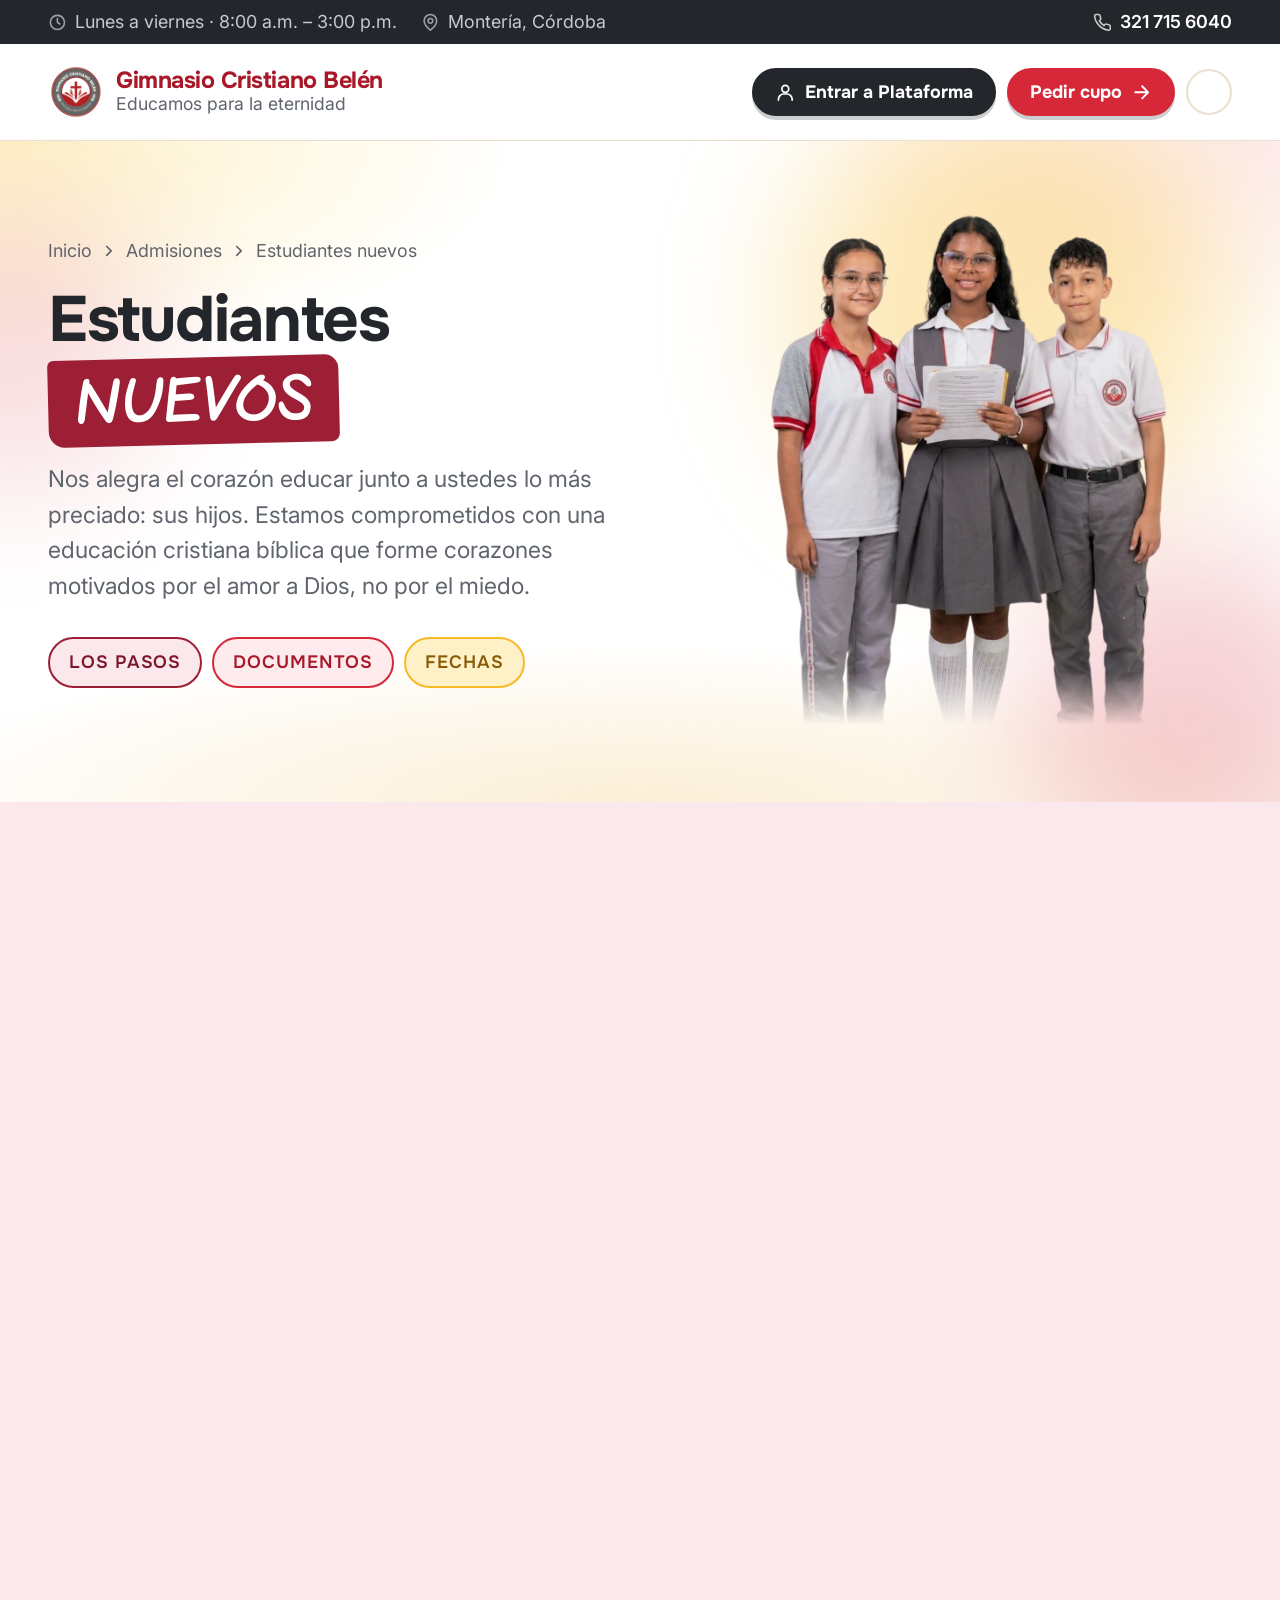
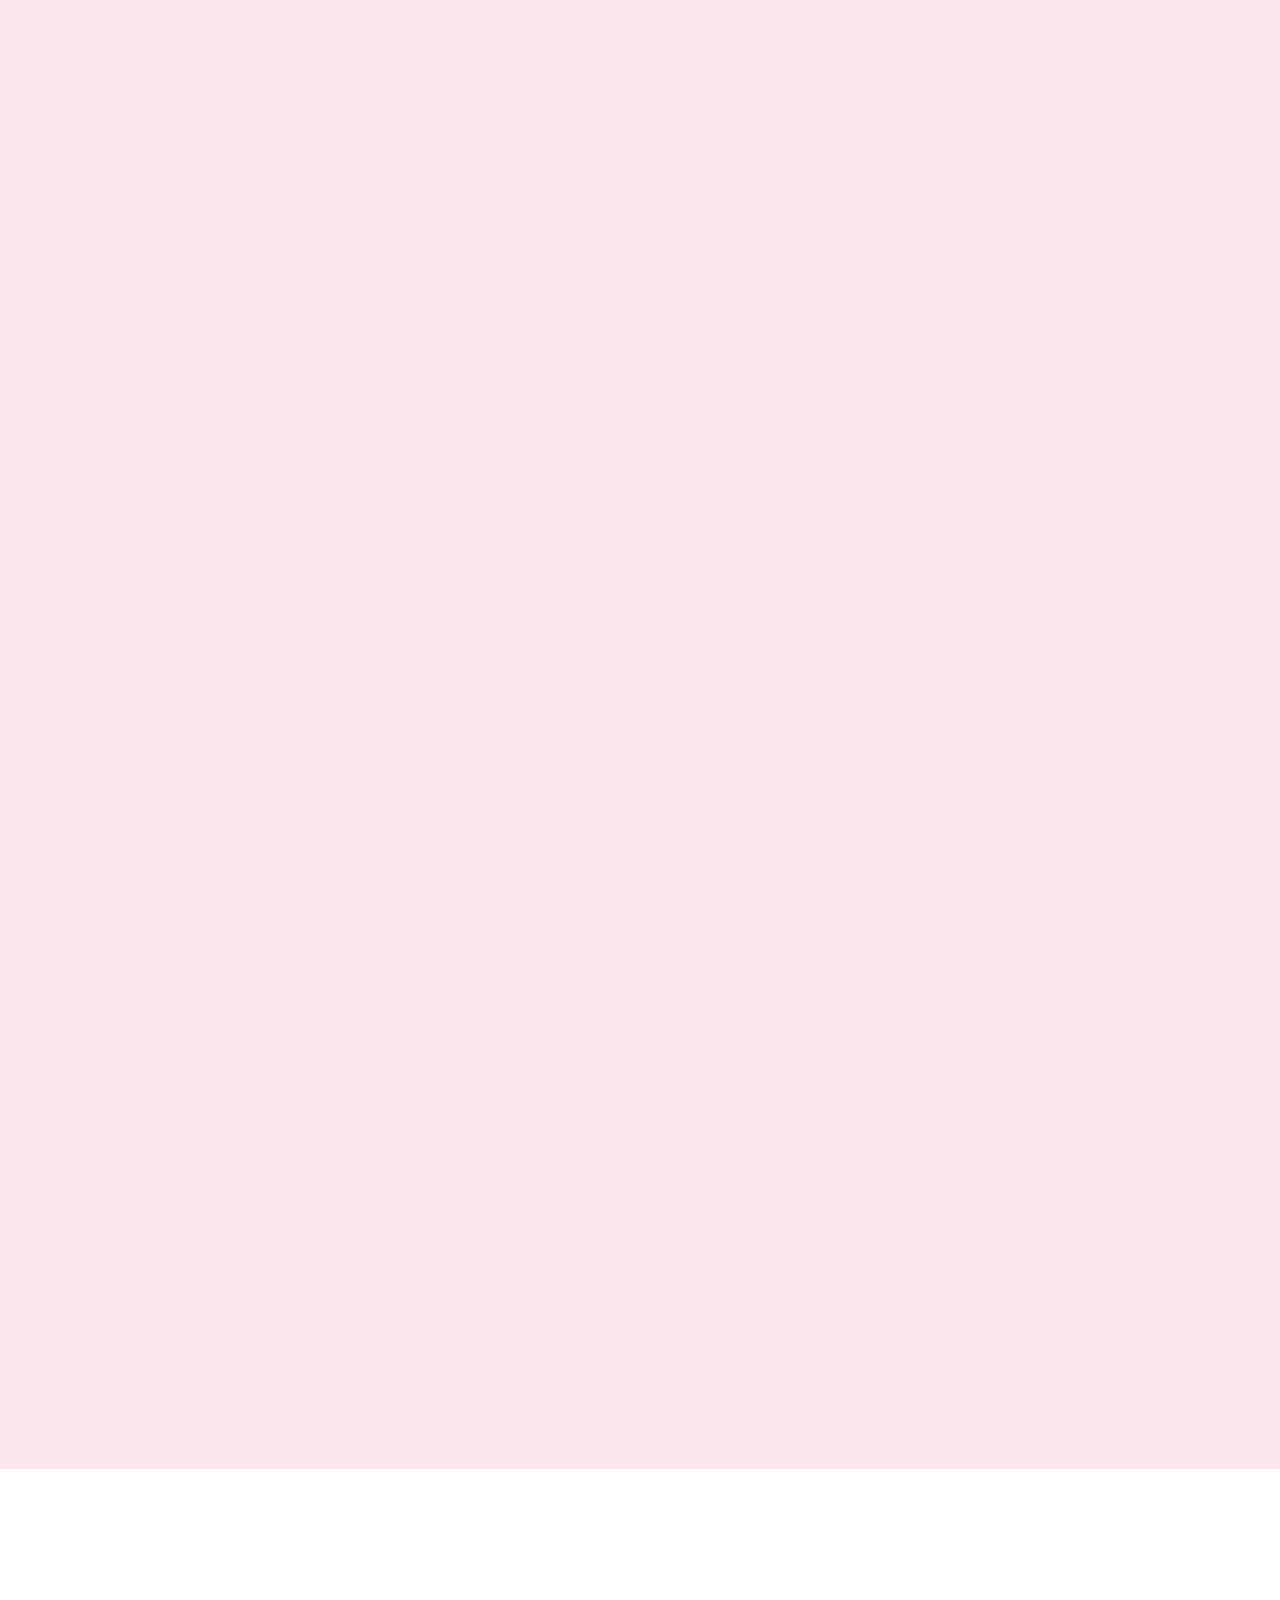
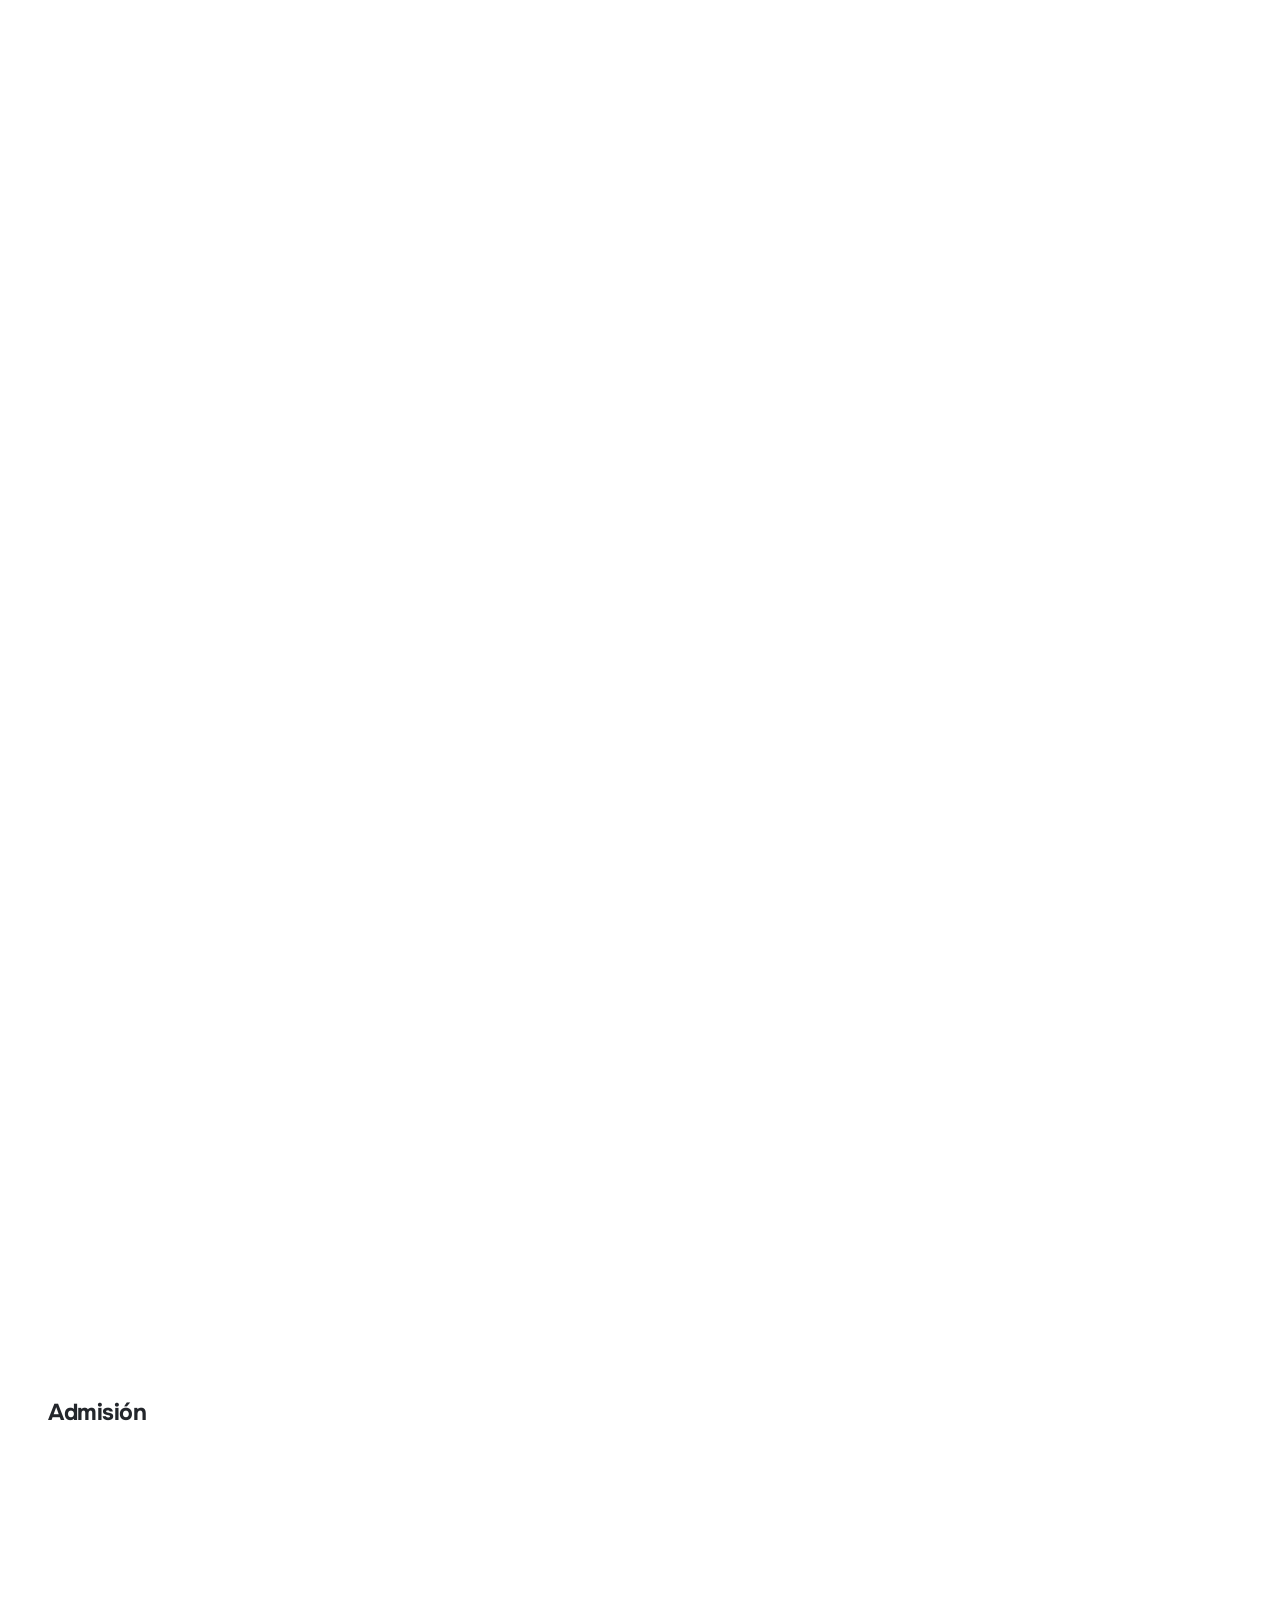
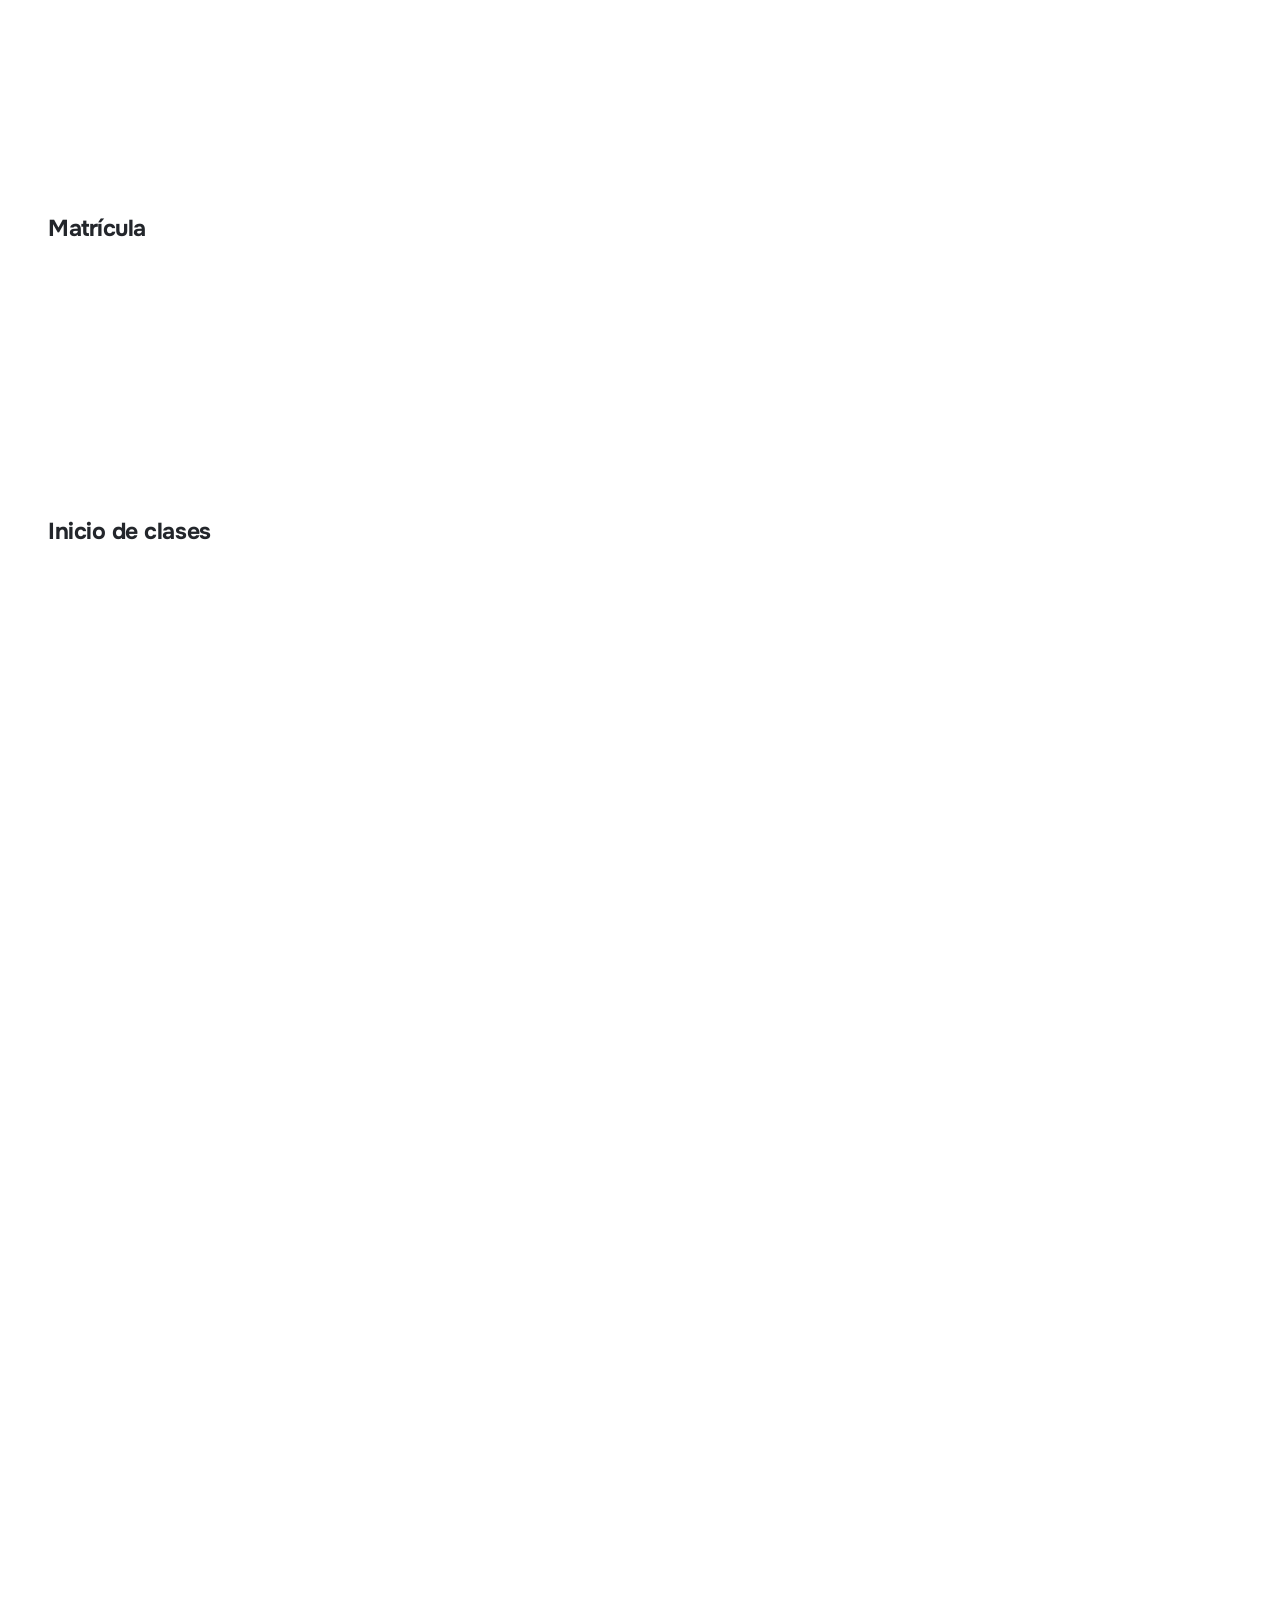
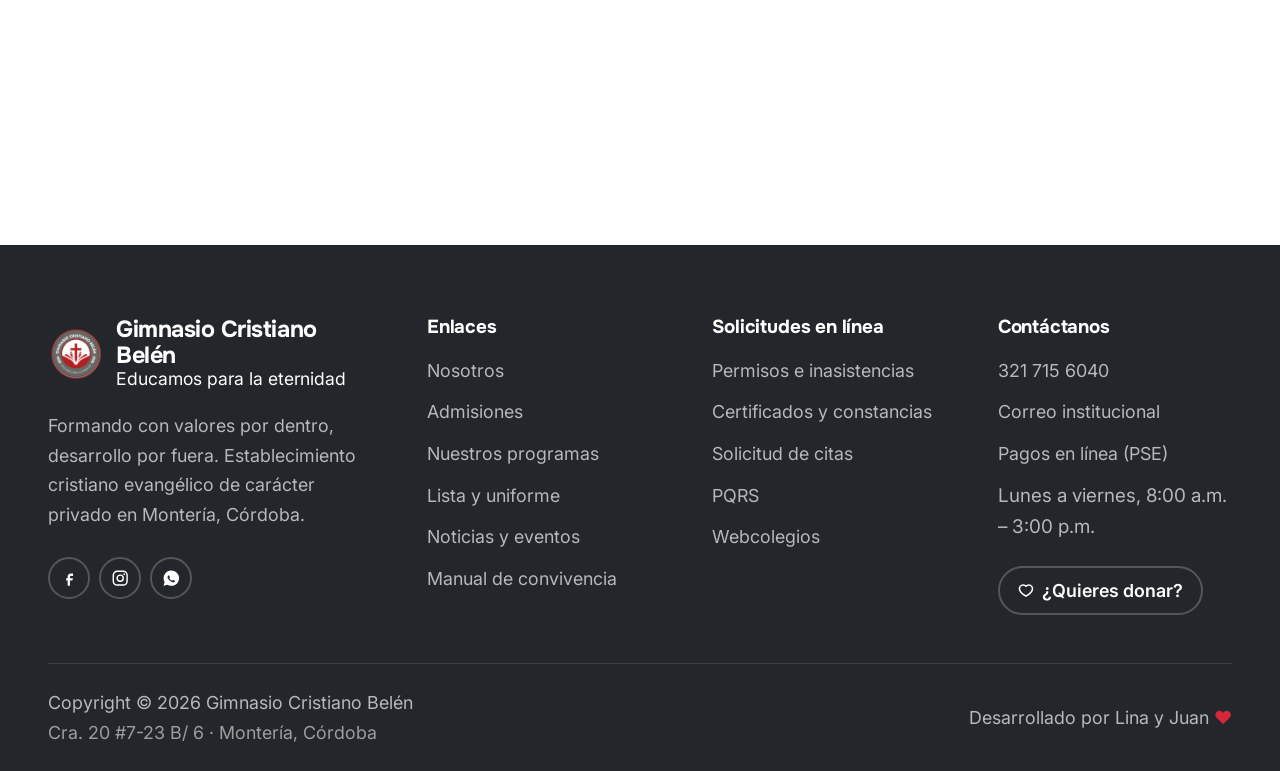
<file: proceso-de-inscripcion/index.html>
<!doctype html>
<html lang="es">
<head>
<meta charset="utf-8">
<title>Proceso de inscripción — Gimnasio Cristiano Belén</title>
<!-- La Circular N.º 06 de 2026 manda a las familias a /proceso-de-inscripcion/.
     Esta página solo las lleva a la de admisiones de estudiantes nuevos. -->
<meta http-equiv="refresh" content="0; url=../admisiones-nuevos.html">
<link rel="canonical" href="../admisiones-nuevos.html">
<meta name="robots" content="noindex">
</head>
<body>
<p>El proceso de inscripción está en <a href="../admisiones-nuevos.html">la página de admisiones</a>.</p>
</body>
</html>
</file>
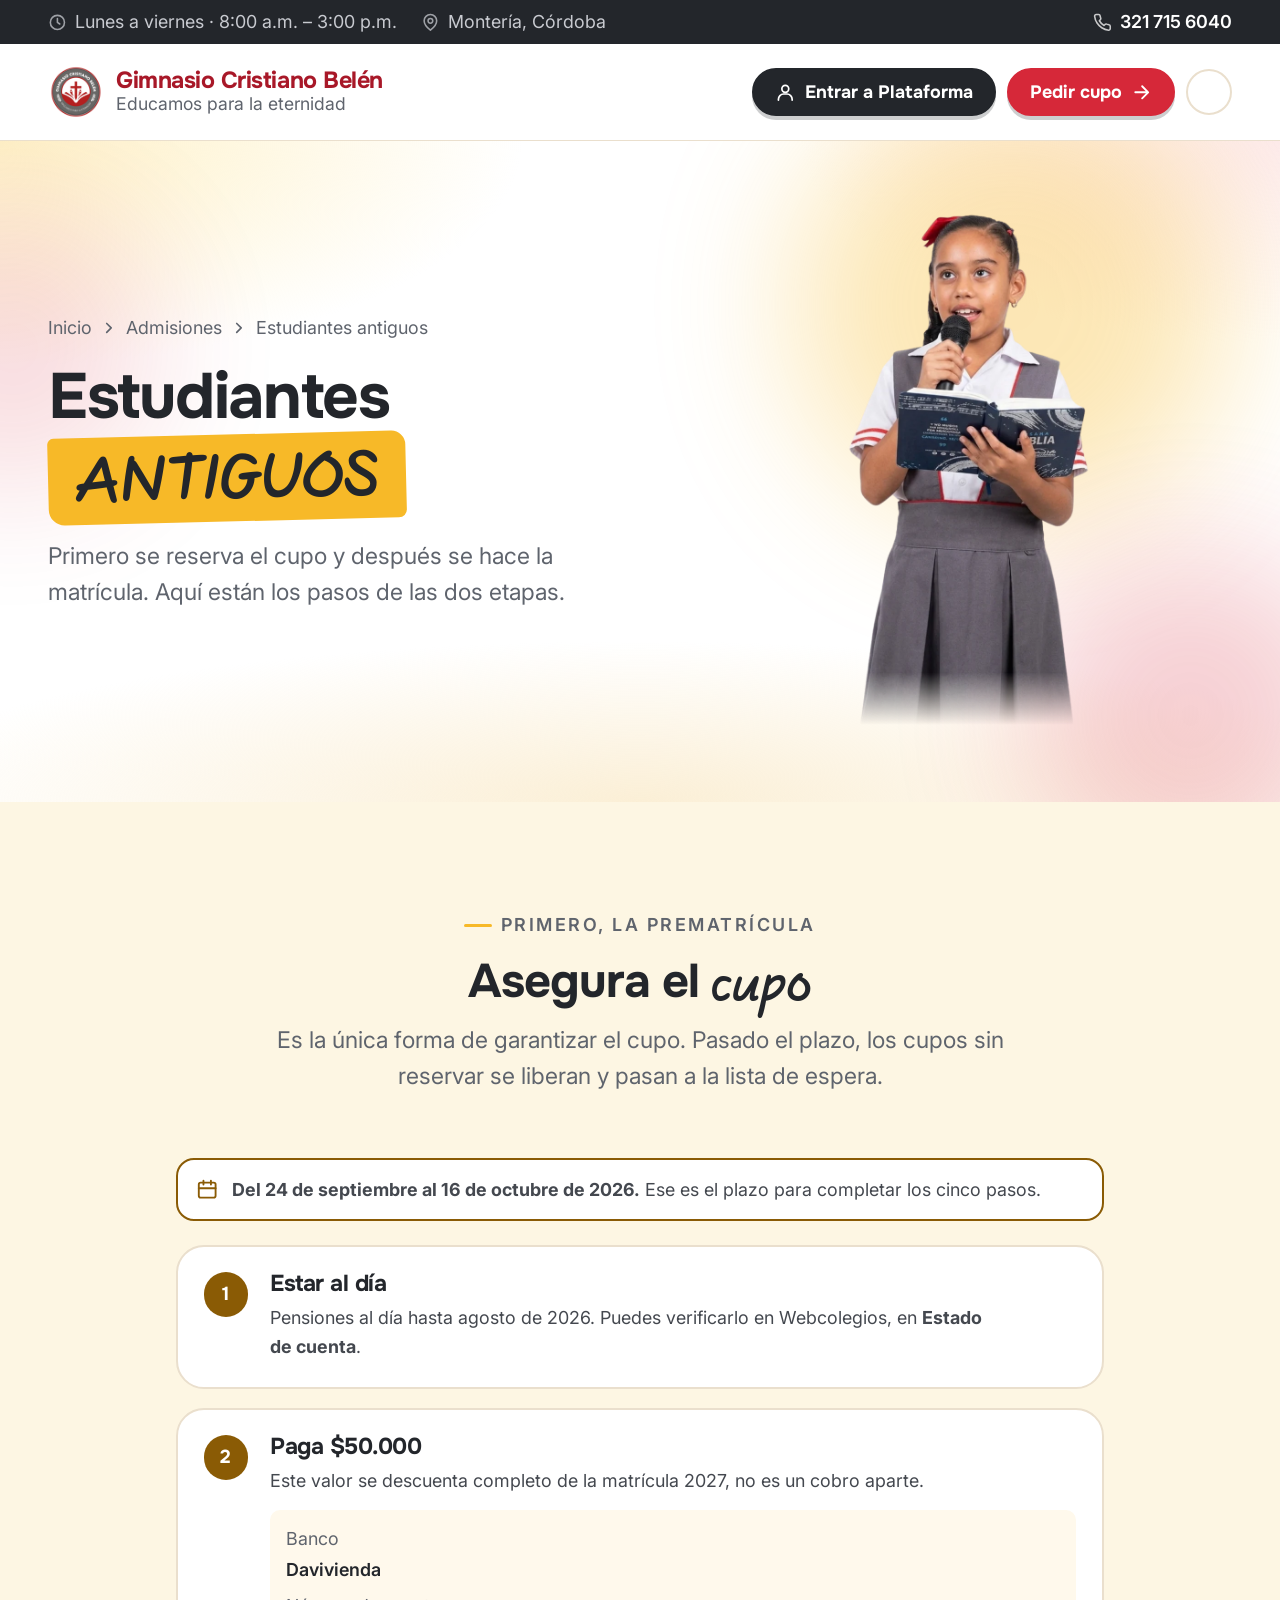
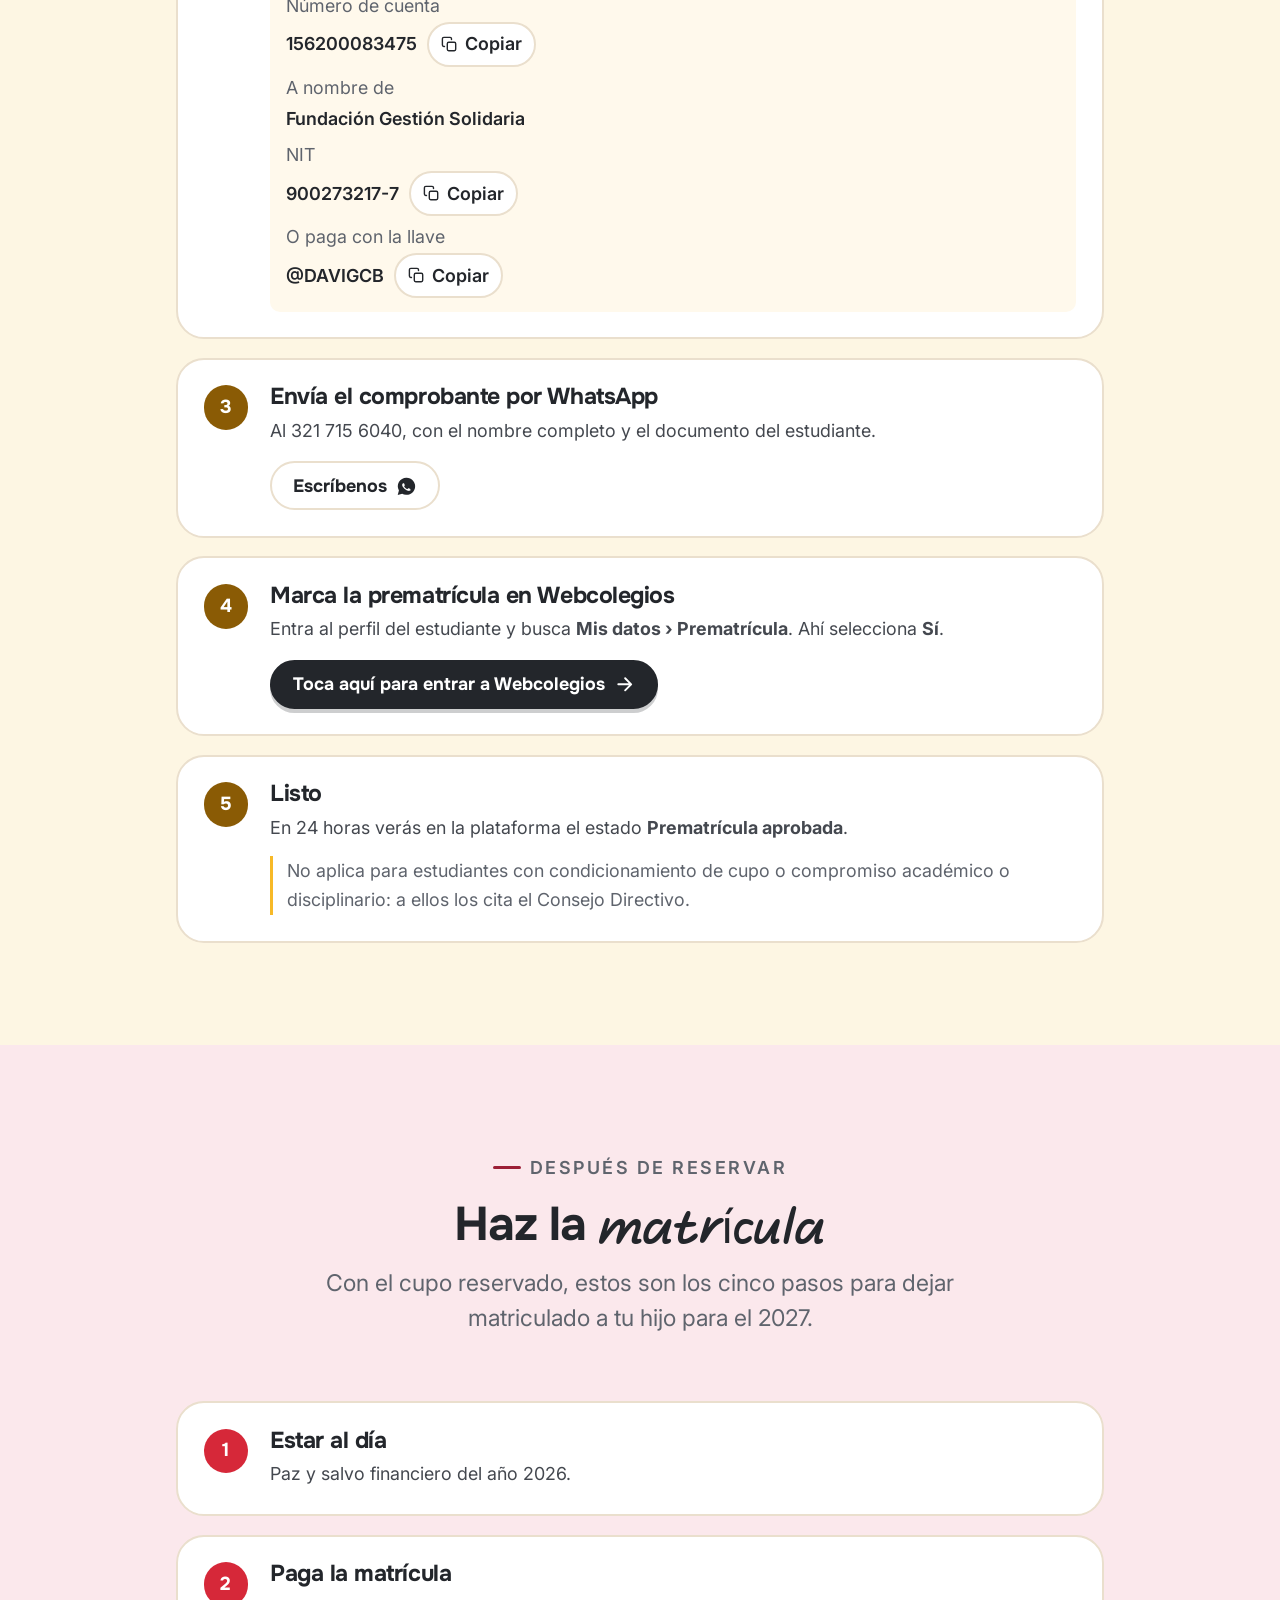
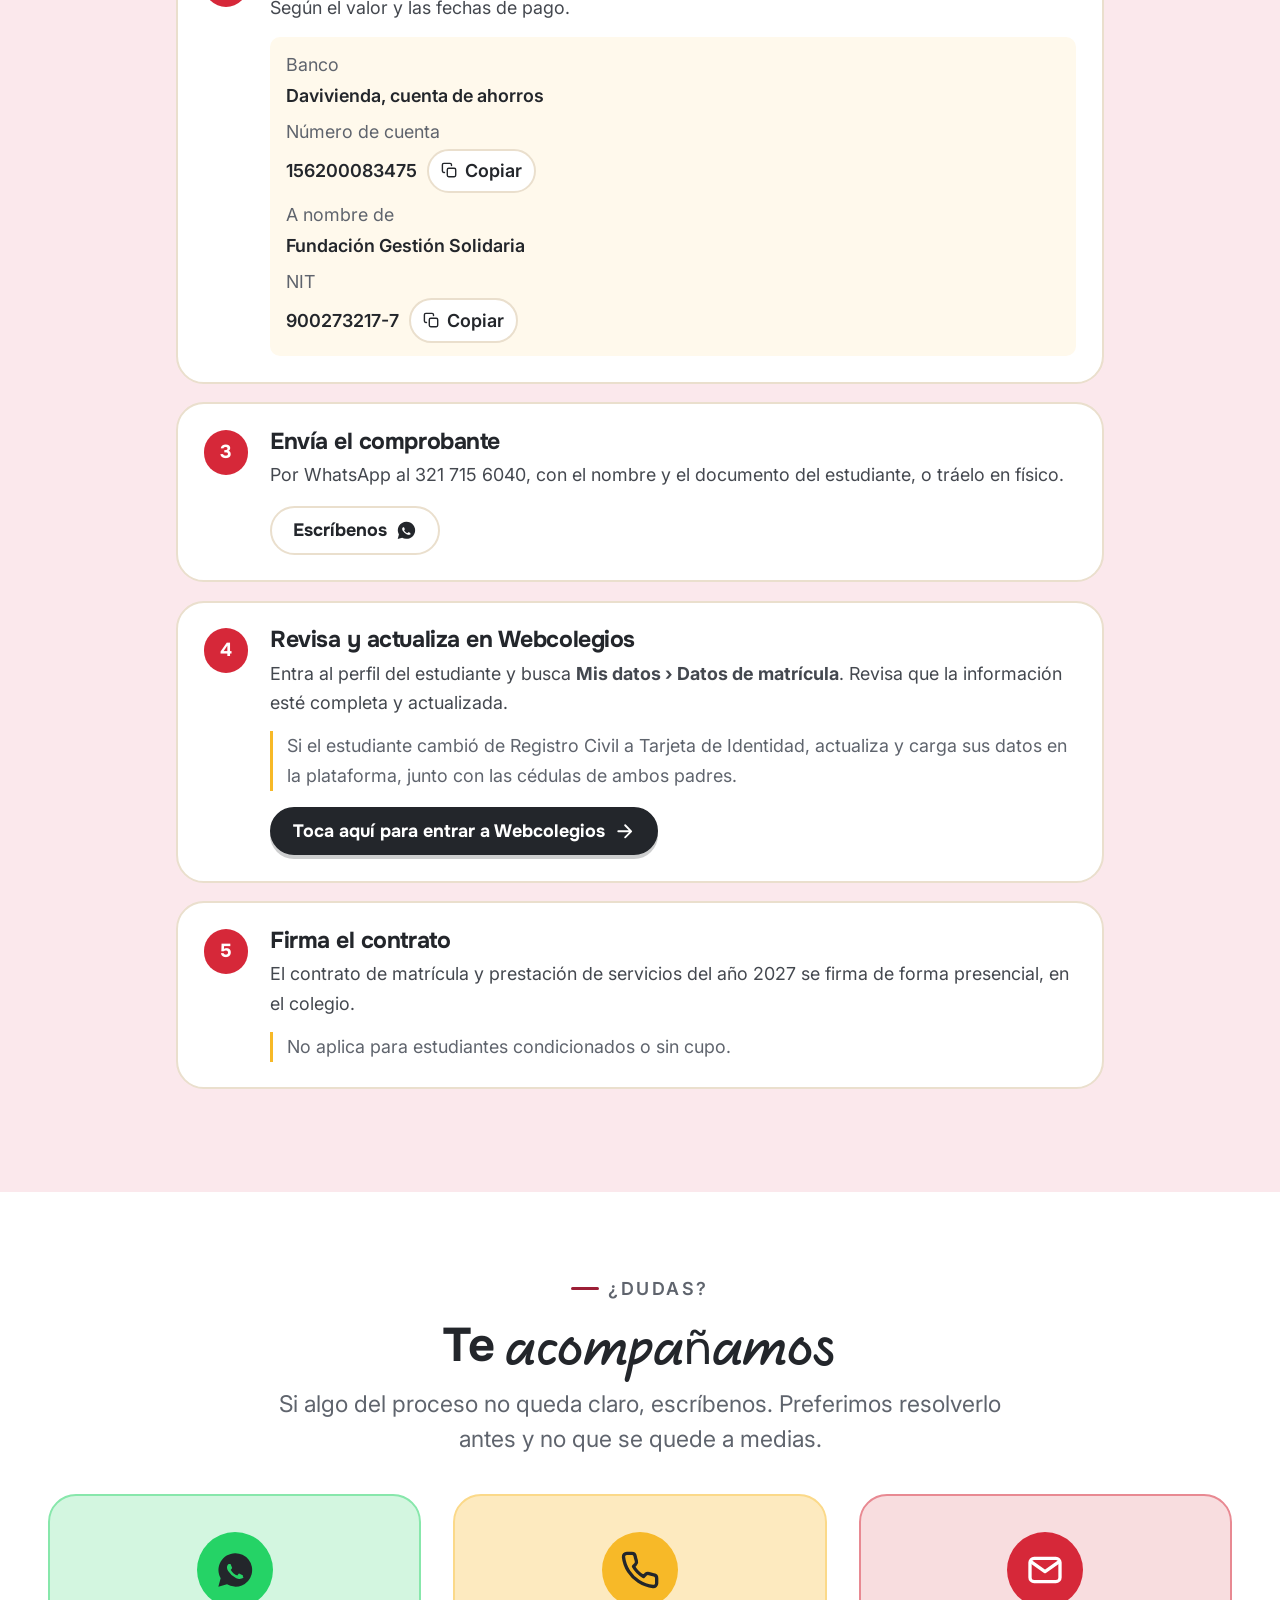
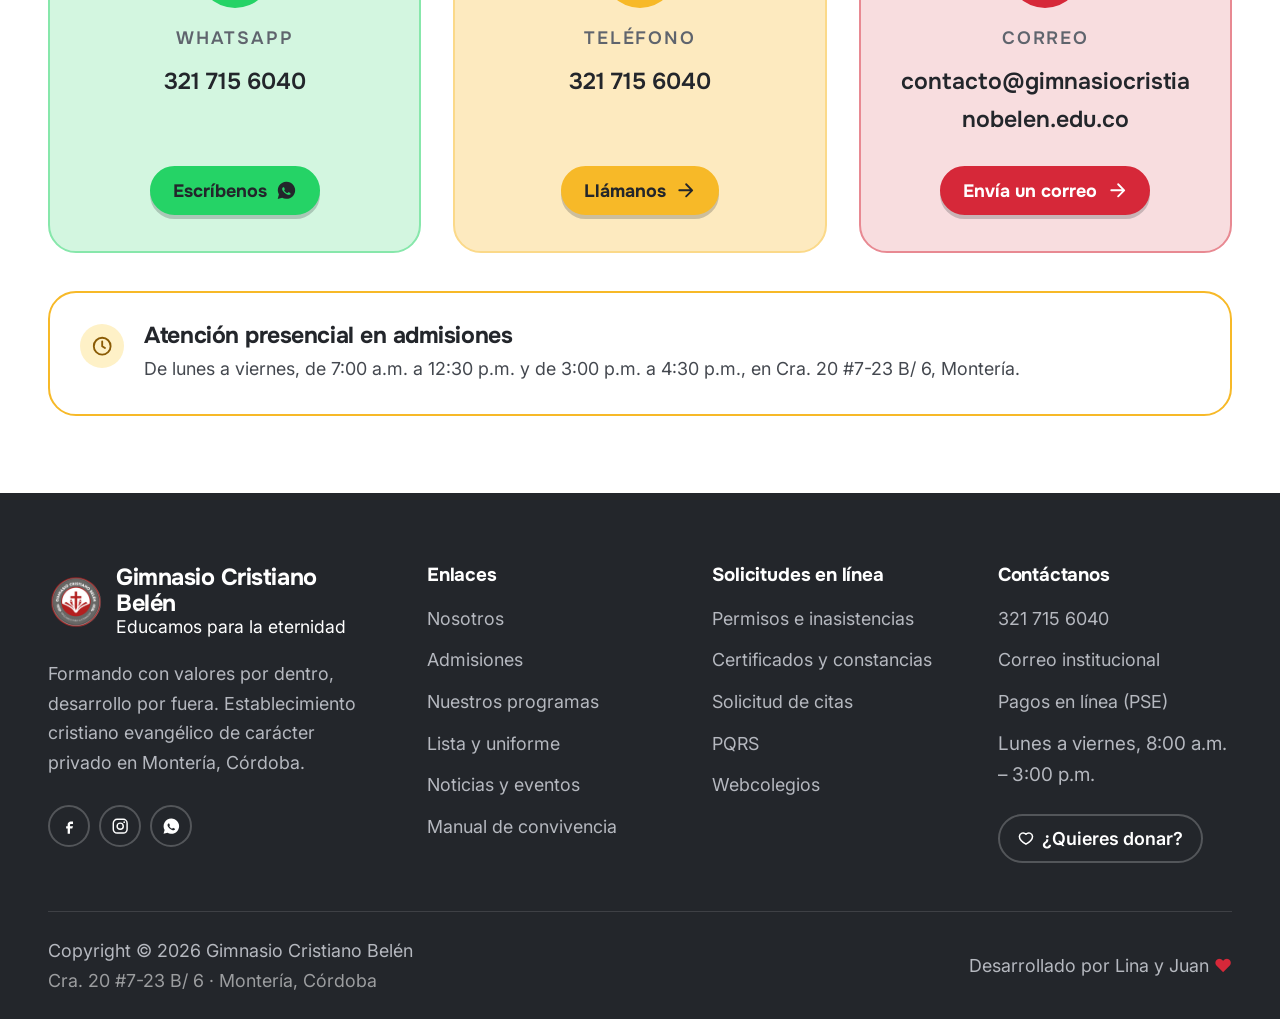
<file: admisiones-antiguos.html>
<!doctype html>
<html lang="es-CO">
<head>
<meta charset="utf-8">
<meta name="viewport" content="width=device-width, initial-scale=1">
<title>Estudiantes antiguos — Admisiones — Gimnasio Cristiano Belén</title>
<meta name="description" content="Estudiantes antiguos del Gimnasio Cristiano Belén: los pasos para reservar el cupo 2027, el plazo para hacerlo y los pasos de la matrícula.">
<meta name="theme-color" content="#d62839">
<link rel="icon" href="assets/img/logo_colegio_belen-256.png" type="image/png">

<meta property="og:type" content="website">
<meta property="og:locale" content="es_CO">
<meta property="og:title" content="Estudiantes antiguos — Admisiones">
<meta property="og:description" content="Cómo reservar el cupo de tu hijo, hasta cuándo hay plazo y cómo hacer la matrícula.">
<meta property="og:image" content="assets/img/estudiantesecundarios.png">

<link rel="preconnect" href="https://fonts.googleapis.com">
<link rel="preconnect" href="https://fonts.gstatic.com" crossorigin>
<link rel="stylesheet" href="assets/css/fonts.css">
<link rel="stylesheet" href="assets/css/tokens.css">
<link rel="stylesheet" href="assets/css/base.css">
<link rel="stylesheet" href="assets/css/motion.css">
<link rel="stylesheet" href="assets/css/layout.css">
<link rel="stylesheet" href="assets/css/paginas.css">
</head>


<body>
<a class="skip" href="#contenido">Saltar al contenido</a>

<!-- ============================================================
     BARRA SUPERIOR
     ============================================================ -->
<div class="topbar">
  <div class="shell topbar__inner">
    <span class="topbar__item">
      <svg viewBox="0 0 24 24" fill="none" stroke="currentColor" stroke-width="2" stroke-linecap="round" stroke-linejoin="round" aria-hidden="true"><circle cx="12" cy="12" r="9"/><path d="M12 7v5l3 2"/></svg>
      <span class="topbar__hours-long">Lunes a viernes · 8:00 a.m. – 3:00 p.m.</span>
      <span class="topbar__hours-short"><span class="topbar__dias">Lun – Vie · </span>8:00 a.m. – 3:00 p.m.</span>
    </span>
    <!-- TODO: reemplazar por la dirección exacta de la sede -->
    <span class="topbar__item topbar__item--hide">
      <svg viewBox="0 0 24 24" fill="none" stroke="currentColor" stroke-width="2" stroke-linecap="round" stroke-linejoin="round" aria-hidden="true"><path d="M20 10c0 6-8 12-8 12s-8-6-8-12a8 8 0 0 1 16 0Z"/><circle cx="12" cy="10" r="3"/></svg>
      Montería, Córdoba
    </span>
    <a class="topbar__item topbar__phone" href="tel:+573217156040">
      <svg viewBox="0 0 24 24" fill="none" stroke="currentColor" stroke-width="2" stroke-linecap="round" stroke-linejoin="round" aria-hidden="true"><path d="M22 16.9v3a2 2 0 0 1-2.2 2 19.8 19.8 0 0 1-8.6-3.1 19.5 19.5 0 0 1-6-6A19.8 19.8 0 0 1 2.1 4.2 2 2 0 0 1 4.1 2h3a2 2 0 0 1 2 1.7c.1 1 .4 1.9.7 2.8a2 2 0 0 1-.5 2.1L8.1 9.9a16 16 0 0 0 6 6l1.3-1.3a2 2 0 0 1 2.1-.4c.9.3 1.8.6 2.8.7a2 2 0 0 1 1.7 2Z"/></svg>
      321 715 6040
    </a>
  </div>
</div>

<!-- ============================================================
     CABECERA
     Igual que la del index. Solo cambian los destinos: los anclajes
     de la portada llevan ahora el prefijo index.html.
     ============================================================ -->
<header class="masthead">
  <div class="shell masthead__inner">
    <a class="brand" href="index.html">
      <img src="assets/img/logo_colegio_belen-256.png" alt="" width="56" height="56">
      <span>
        <span class="brand__name">Gimnasio Cristiano Belén</span>
        <span class="brand__tag">Educamos para la eternidad</span>
      </span>
    </a>

    <div class="masthead__actions">
      <a class="btn btn--ink btn--sm btn--plataforma" href="https://www.servidor2.webcolegios.com/cristianobelen" target="_blank" rel="noopener">
        <svg viewBox="0 0 24 24" fill="none" stroke="currentColor" stroke-width="2" stroke-linecap="round" stroke-linejoin="round" aria-hidden="true"><circle cx="12" cy="8" r="4"/><path d="M4 21v-1a6 6 0 0 1 6-6h4a6 6 0 0 1 6 6v1"/></svg>
        Entrar a Plataforma
      </a>
      <a class="btn btn--sm" href="index.html#admisiones">
        Pedir cupo
        <svg class="arrow" viewBox="0 0 24 24" fill="none" stroke="currentColor" stroke-width="2.2" stroke-linecap="round" stroke-linejoin="round" aria-hidden="true"><path d="M5 12h14M13 5l7 7-7 7"/></svg>
      </a>
      <button class="burger" type="button" aria-expanded="false" aria-controls="menu-movil" aria-label="Abrir el menú">
        <span></span><span></span><span></span>
      </button>
    </div>
  </div>

  <nav class="shell navbar" aria-label="Principal">
    <div class="navwrap">
      <ul class="menu">
        <li class="menu__item"><a class="menu__link" href="index.html">Inicio</a></li>
        <!-- Página actual: se marca a mano. initScrollSpy() solo observa
             enlaces que empiezan por "#", así que no lo sobrescribe. -->
        <li class="menu__item"><a class="menu__link" href="nosotros.html">Nosotros</a></li>
        <li class="menu__item"><a class="menu__link" href="admisiones.html" aria-current="page">Admisiones</a></li>
        <li class="menu__item menu__item--has-menu">
          <button class="menu__link" type="button" aria-expanded="false">
            Guía escolar
            <svg class="caret" viewBox="0 0 24 24" fill="none" stroke="currentColor" stroke-width="2.4" stroke-linecap="round" stroke-linejoin="round" aria-hidden="true"><path d="m6 9 6 6 6-6"/></svg>
          </button>
          <div class="dropdown">
            <a href="lista-uniforme.html">Lista y uniforme</a>
            <a href="calendario-academico.html">Calendario académico</a>
            <a href="noticias-eventos.html">Noticias y eventos</a>
            <a href="assets/docs/manual-convivencia-2026.pdf" target="_blank" rel="noopener">Manual de convivencia</a>
            <hr>
            <p class="dropdown__head">Para las familias</p>
            <a href="https://www.servidor2.webcolegios.com/cristianobelen" target="_blank" rel="noopener">Webcolegios</a>
            <a href="https://www.psepagos.co/PSEHostingUI/ShowTicketOffice.aspx?ID=7633" target="_blank" rel="noopener">Pagos en línea (PSE)</a>
          </div>
        </li>
        <li class="menu__item"><a class="menu__link" href="solicitudes.html">Solicitudes en línea</a></li>
        <li class="menu__item"><a class="menu__link" href="donaciones.html">Donaciones</a></li>
<li class="menu__item"><a class="menu__link" href="preguntas-frecuentes.html">Preguntas frecuentes <svg class="menu__icono" viewBox="0 0 24 24" fill="none" stroke="currentColor" stroke-width="2" stroke-linecap="round" stroke-linejoin="round" aria-hidden="true"><circle cx="12" cy="12" r="9"/><path d="M9.5 9.3a2.6 2.6 0 0 1 5 .9c0 1.7-2.5 2.2-2.5 3.8M12 17.2h.01"/></svg></a></li>
      </ul>
    </div>
  </nav>
</header>

<div class="mobile-menu" id="menu-movil">
  <a href="index.html">Inicio</a>
  <a href="nosotros.html">Nosotros</a>
  <a href="admisiones.html" aria-current="page">Admisiones</a>
  <details>
    <summary>Guía escolar</summary>
    <div class="mobile-menu__sub">
      <a href="lista-uniforme.html">Lista y uniforme</a>
      <a href="calendario-academico.html">Calendario académico</a>
      <a href="noticias-eventos.html">Noticias y eventos</a>
      <a href="assets/docs/manual-convivencia-2026.pdf" target="_blank" rel="noopener">Manual de convivencia</a>
      <a href="https://www.psepagos.co/PSEHostingUI/ShowTicketOffice.aspx?ID=7633" target="_blank" rel="noopener">Pagos en línea (PSE)</a>
    </div>
  </details>
  <a href="solicitudes.html">Solicitudes en línea</a>
  <a href="donaciones.html">Donaciones</a>
  <a href="preguntas-frecuentes.html">Preguntas frecuentes</a>
  <div class="mobile-menu__foot">
    <a class="btn btn--block btn--latido" href="admisiones.html">Toca aquí para pedir un cupo</a>
    <a class="btn btn--ink btn--block" href="https://www.servidor2.webcolegios.com/cristianobelen" target="_blank" rel="noopener">Toca aquí para entrar a la Plataforma</a>
  </div>
</div>

<main id="contenido">

<!-- ============================================================
     CABECERA DE PÁGINA
     ============================================================ -->
<section class="pagehead">
  <span class="pagehead__blob pagehead__blob--1" aria-hidden="true"></span>
  <span class="pagehead__blob pagehead__blob--2" aria-hidden="true"></span>
  <span class="pagehead__blob pagehead__blob--3" aria-hidden="true"></span>

  <div class="shell pagehead__inner">
    <div class="pagehead__body">
      <nav class="crumbs reveal" aria-label="Migas de pan">
        <a href="index.html">Inicio</a>
        <svg viewBox="0 0 24 24" fill="none" stroke="currentColor" stroke-width="2.2" stroke-linecap="round" stroke-linejoin="round" aria-hidden="true"><path d="m9 6 6 6-6 6"/></svg>
        <a href="admisiones.html">Admisiones</a>
        <svg viewBox="0 0 24 24" fill="none" stroke="currentColor" stroke-width="2.2" stroke-linecap="round" stroke-linejoin="round" aria-hidden="true"><path d="m9 6 6 6-6 6"/></svg>
        <span>Estudiantes antiguos</span>
      </nav>

      <h1 class="pagehead__title reveal" style="--i:1">
        Estudiantes <span class="mark mark--mostaza">ANTIGUOS</span>
      </h1>

      <p class="lede reveal" style="--i:2">
        Primero se reserva el cupo y después se hace la matrícula. Aquí
        están los pasos de las dos etapas.
      </p>
    </div>

    <div class="pagehead__media reveal-img" style="--i:2">
      <img src="assets/img/primaria-estudiante.webp" alt="Estudiante de primaria del Gimnasio Cristiano Belén leyendo la Biblia frente al micrófono" width="1154" height="1154" fetchpriority="high" decoding="async">
    </div>
  </div>
</section>

<!-- ============================================================
     ESTUDIANTES ANTIGUOS

     Contenido tomado de la Circular N.º 05 del 23 de septiembre de
     2026 (reserva de cupo 2027, prematrícula).
     ============================================================ -->
<section class="section section--amarillo" id="antiguos">
  <div class="shell">
    <div class="section__head reveal">
      <p class="eyebrow eyebrow--mostaza">Primero, la prematrícula</p>
      <h2>Asegura el <span class="hand">cupo</span></h2>
      <p class="lede">
        Es la única forma de garantizar el cupo. Pasado el plazo, los
        cupos sin reservar se liberan y pasan a la lista de espera.
      </p>
    </div>

    <p class="plazo reveal">
      <svg viewBox="0 0 24 24" fill="none" stroke="currentColor" stroke-width="2" stroke-linecap="round" stroke-linejoin="round" aria-hidden="true"><rect x="3" y="5" width="18" height="16" rx="2"/><path d="M8 3v4M16 3v4M3 11h18"/></svg>
      <span><strong>Del 24 de septiembre al 16 de octubre de 2026.</strong> Ese es el plazo para completar los cinco pasos.</span>
    </p>

    <ol class="ruta ruta--mostaza reveal">
      <li class="ruta__paso">
        <span class="ruta__num" aria-hidden="true"></span>
        <div class="ruta__cuerpo">
          <h3>Estar al día</h3>
          <p>
            Pensiones al día hasta agosto de 2026. Puedes verificarlo en
            Webcolegios, en <strong>Estado de cuenta</strong>.
          </p>
        </div>
      </li>

      <li class="ruta__paso">
        <span class="ruta__num" aria-hidden="true"></span>
        <div class="ruta__cuerpo">
          <h3>Paga $50.000</h3>
          <p>Este valor se descuenta completo de la matrícula 2027, no es un cobro aparte.</p>
          <dl class="dato">
            <div><dt>Banco</dt><dd>Davivienda</dd></div>
            <div>
              <dt>Número de cuenta</dt>
              <dd class="dato__valor">156200083475
                <button class="copiar" type="button" data-copiar="156200083475">
                  <svg viewBox="0 0 24 24" fill="none" stroke="currentColor" stroke-width="2" stroke-linecap="round" stroke-linejoin="round" aria-hidden="true"><rect x="9" y="9" width="12" height="12" rx="2"/><path d="M5 15H4a2 2 0 0 1-2-2V4a2 2 0 0 1 2-2h9a2 2 0 0 1 2 2v1"/></svg>
                  <span class="copiar__texto" aria-live="polite">Copiar</span>
                  <span class="sr-only">&nbsp;el número de cuenta</span>
                </button>
              </dd>
            </div>
            <div><dt>A nombre de</dt><dd>Fundación Gestión Solidaria</dd></div>
            <div>
              <dt>NIT</dt>
              <dd class="dato__valor">900273217-7
                <button class="copiar" type="button" data-copiar="900273217-7">
                  <svg viewBox="0 0 24 24" fill="none" stroke="currentColor" stroke-width="2" stroke-linecap="round" stroke-linejoin="round" aria-hidden="true"><rect x="9" y="9" width="12" height="12" rx="2"/><path d="M5 15H4a2 2 0 0 1-2-2V4a2 2 0 0 1 2-2h9a2 2 0 0 1 2 2v1"/></svg>
                  <span class="copiar__texto" aria-live="polite">Copiar</span>
                  <span class="sr-only">&nbsp;el NIT</span>
                </button>
              </dd>
            </div>
            <div>
              <dt>O paga con la llave</dt>
              <dd class="dato__valor">@DAVIGCB
                <button class="copiar" type="button" data-copiar="@DAVIGCB">
                  <svg viewBox="0 0 24 24" fill="none" stroke="currentColor" stroke-width="2" stroke-linecap="round" stroke-linejoin="round" aria-hidden="true"><rect x="9" y="9" width="12" height="12" rx="2"/><path d="M5 15H4a2 2 0 0 1-2-2V4a2 2 0 0 1 2-2h9a2 2 0 0 1 2 2v1"/></svg>
                  <span class="copiar__texto" aria-live="polite">Copiar</span>
                  <span class="sr-only">&nbsp;la llave</span>
                </button>
              </dd>
            </div>
          </dl>
        </div>
      </li>

      <li class="ruta__paso">
        <span class="ruta__num" aria-hidden="true"></span>
        <div class="ruta__cuerpo">
          <h3>Envía el comprobante por WhatsApp</h3>
          <p>Al 321 715 6040, con el nombre completo y el documento del estudiante.</p>
          <p class="ruta__acciones">
            <a class="btn btn--claro btn--sm" href="https://wa.me/message/7YWCVETQ3TKVC1" target="_blank" rel="noopener">
              Escríbenos
              <svg viewBox="0 0 24 24" fill="currentColor" aria-hidden="true"><path d="M12 2a10 10 0 0 0-8.6 15L2 22l5.2-1.4A10 10 0 1 0 12 2Zm5.3 14.1c-.2.6-1.3 1.2-1.8 1.2-.5.1-1 .1-1.7-.1-.4-.1-.9-.3-1.5-.6a11.3 11.3 0 0 1-4.4-4c-.3-.5-.7-1.2-.7-2.2s.5-1.5.7-1.7c.2-.2.4-.3.6-.3h.5c.2 0 .4 0 .5.4l.7 1.7c.1.1.1.3 0 .5l-.3.4-.3.3c-.1.1-.2.3 0 .5.2.3.7 1.1 1.4 1.8.9.8 1.7 1 2 1.2.2.1.4.1.5-.1l.7-.8c.2-.2.3-.2.5-.1l1.6.8c.2.1.4.2.4.3.1.2.1.6 0 1Z"/></svg>
            </a>
          </p>
        </div>
      </li>

      <li class="ruta__paso">
        <span class="ruta__num" aria-hidden="true"></span>
        <div class="ruta__cuerpo">
          <h3>Marca la prematrícula en Webcolegios</h3>
          <p>
            Entra al perfil del estudiante y busca
            <strong>Mis datos › Prematrícula</strong>. Ahí selecciona <strong>Sí</strong>.
          </p>
          <p class="ruta__acciones">
            <a class="btn btn--ink btn--sm" href="https://www.servidor2.webcolegios.com/cristianobelen" target="_blank" rel="noopener">
              Toca aquí para entrar a Webcolegios
              <svg class="arrow" viewBox="0 0 24 24" fill="none" stroke="currentColor" stroke-width="2.2" stroke-linecap="round" stroke-linejoin="round" aria-hidden="true"><path d="M5 12h14M13 5l7 7-7 7"/></svg>
            </a>
          </p>
        </div>
      </li>

      <li class="ruta__paso">
        <span class="ruta__num" aria-hidden="true"></span>
        <div class="ruta__cuerpo">
          <h3>Listo</h3>
          <p>
            En 24 horas verás en la plataforma el estado
            <strong>Prematrícula aprobada</strong>.
          </p>
          <p class="ruta__aviso">
            No aplica para estudiantes con condicionamiento de cupo o
            compromiso académico o disciplinario: a ellos los cita el
            Consejo Directivo.
          </p>
        </div>
      </li>
    </ol>
  </div>
</section>

<!-- ============================================================
     MATRÍCULA

     Segunda etapa, después de reservar el cupo. Pasos tomados de la
     circular de matrícula para estudiantes regulares/antiguos.

     REVISAR — el saludo de esa circular dice «matrícula para el 2026»,
     pero el contrato que se firma es el de 2027 y el paz y salvo es
     del año 2026: aquí se publica como matrícula 2027. Tampoco trae
     los valores ni las fechas de pago; el paso 2 remite a ellos sin
     darlos.
     ============================================================ -->
<section class="section section--turquesa" id="matricula">
  <div class="shell">
    <div class="section__head reveal">
      <p class="eyebrow eyebrow--turquesa">Después de reservar</p>
      <h2>Haz la <span class="hand">matrícula</span></h2>
      <p class="lede">
        Con el cupo reservado, estos son los cinco pasos para dejar
        matriculado a tu hijo para el 2027.
      </p>
    </div>

    <ol class="ruta reveal">
      <li class="ruta__paso">
        <span class="ruta__num" aria-hidden="true"></span>
        <div class="ruta__cuerpo">
          <h3>Estar al día</h3>
          <p>Paz y salvo financiero del año 2026.</p>
        </div>
      </li>

      <li class="ruta__paso">
        <span class="ruta__num" aria-hidden="true"></span>
        <div class="ruta__cuerpo">
          <h3>Paga la matrícula</h3>
          <p>Según el valor y las fechas de pago.</p>
          <dl class="dato">
            <div><dt>Banco</dt><dd>Davivienda, cuenta de ahorros</dd></div>
            <div>
              <dt>Número de cuenta</dt>
              <dd class="dato__valor">156200083475
                <button class="copiar" type="button" data-copiar="156200083475">
                  <svg viewBox="0 0 24 24" fill="none" stroke="currentColor" stroke-width="2" stroke-linecap="round" stroke-linejoin="round" aria-hidden="true"><rect x="9" y="9" width="12" height="12" rx="2"/><path d="M5 15H4a2 2 0 0 1-2-2V4a2 2 0 0 1 2-2h9a2 2 0 0 1 2 2v1"/></svg>
                  <span class="copiar__texto" aria-live="polite">Copiar</span>
                  <span class="sr-only">&nbsp;el número de cuenta</span>
                </button>
              </dd>
            </div>
            <div><dt>A nombre de</dt><dd>Fundación Gestión Solidaria</dd></div>
            <div>
              <dt>NIT</dt>
              <dd class="dato__valor">900273217-7
                <button class="copiar" type="button" data-copiar="900273217-7">
                  <svg viewBox="0 0 24 24" fill="none" stroke="currentColor" stroke-width="2" stroke-linecap="round" stroke-linejoin="round" aria-hidden="true"><rect x="9" y="9" width="12" height="12" rx="2"/><path d="M5 15H4a2 2 0 0 1-2-2V4a2 2 0 0 1 2-2h9a2 2 0 0 1 2 2v1"/></svg>
                  <span class="copiar__texto" aria-live="polite">Copiar</span>
                  <span class="sr-only">&nbsp;el NIT</span>
                </button>
              </dd>
            </div>
          </dl>
        </div>
      </li>

      <li class="ruta__paso">
        <span class="ruta__num" aria-hidden="true"></span>
        <div class="ruta__cuerpo">
          <h3>Envía el comprobante</h3>
          <p>
            Por WhatsApp al 321 715 6040, con el nombre y el documento
            del estudiante, o tráelo en físico.
          </p>
          <p class="ruta__acciones">
            <a class="btn btn--claro btn--sm" href="https://wa.me/message/7YWCVETQ3TKVC1" target="_blank" rel="noopener">
              Escríbenos
              <svg viewBox="0 0 24 24" fill="currentColor" aria-hidden="true"><path d="M12 2a10 10 0 0 0-8.6 15L2 22l5.2-1.4A10 10 0 1 0 12 2Zm5.3 14.1c-.2.6-1.3 1.2-1.8 1.2-.5.1-1 .1-1.7-.1-.4-.1-.9-.3-1.5-.6a11.3 11.3 0 0 1-4.4-4c-.3-.5-.7-1.2-.7-2.2s.5-1.5.7-1.7c.2-.2.4-.3.6-.3h.5c.2 0 .4 0 .5.4l.7 1.7c.1.1.1.3 0 .5l-.3.4-.3.3c-.1.1-.2.3 0 .5.2.3.7 1.1 1.4 1.8.9.8 1.7 1 2 1.2.2.1.4.1.5-.1l.7-.8c.2-.2.3-.2.5-.1l1.6.8c.2.1.4.2.4.3.1.2.1.6 0 1Z"/></svg>
            </a>
          </p>
        </div>
      </li>

      <li class="ruta__paso">
        <span class="ruta__num" aria-hidden="true"></span>
        <div class="ruta__cuerpo">
          <h3>Revisa y actualiza en Webcolegios</h3>
          <p>
            Entra al perfil del estudiante y busca
            <strong>Mis datos › Datos de matrícula</strong>. Revisa que la
            información esté completa y actualizada.
          </p>
          <p class="ruta__aviso">
            Si el estudiante cambió de Registro Civil a Tarjeta de
            Identidad, actualiza y carga sus datos en la plataforma, junto
            con las cédulas de ambos padres.
          </p>
          <p class="ruta__acciones">
            <a class="btn btn--ink btn--sm" href="https://www.servidor2.webcolegios.com/cristianobelen" target="_blank" rel="noopener">
              Toca aquí para entrar a Webcolegios
              <svg class="arrow" viewBox="0 0 24 24" fill="none" stroke="currentColor" stroke-width="2.2" stroke-linecap="round" stroke-linejoin="round" aria-hidden="true"><path d="M5 12h14M13 5l7 7-7 7"/></svg>
            </a>
          </p>
        </div>
      </li>

      <li class="ruta__paso">
        <span class="ruta__num" aria-hidden="true"></span>
        <div class="ruta__cuerpo">
          <h3>Firma el contrato</h3>
          <p>
            El contrato de matrícula y prestación de servicios del año
            2027 se firma de forma presencial, en el colegio.
          </p>
          <p class="ruta__aviso">No aplica para estudiantes condicionados o sin cupo.</p>
        </div>
      </li>
    </ol>
  </div>
</section>

<!-- ============================================================
     DUDAS

     REVISAR — el horario presencial de la circular de admisiones
     (7:00 a.m.–12:30 p.m. y 3:00–4:30 p.m., Circular N.º 06 de 2026) no coincide con el que
     publica el resto del sitio (8:00 a.m.–3:00 p.m., en la barra
     superior y en el pie). Hay que unificarlos.
     ============================================================ -->
<section class="section section--tight" id="dudas">
  <div class="shell">
    <div class="section__head section__head--tight reveal">
      <p class="eyebrow eyebrow--turquesa">¿Dudas?</p>
      <h2>Te <span class="hand">acompañamos</span></h2>
      <p class="lede">
        Si algo del proceso no queda claro, escríbenos. Preferimos resolverlo
        antes y no que se quede a medias.
      </p>
    </div>

    <div class="channels reveal">
      <article class="channel channel--verde">
        <span class="channel__icon" aria-hidden="true"><svg viewBox="0 0 24 24" fill="currentColor"><path d="M12 2a10 10 0 0 0-8.6 15L2 22l5.2-1.4A10 10 0 1 0 12 2Zm5.3 14.1c-.2.6-1.3 1.2-1.8 1.2-.5.1-1 .1-1.7-.1-.4-.1-.9-.3-1.5-.6a11.3 11.3 0 0 1-4.4-4c-.3-.5-.7-1.2-.7-2.2s.5-1.5.7-1.7c.2-.2.4-.3.6-.3h.5c.2 0 .4 0 .5.4l.7 1.7c.1.1.1.3 0 .5l-.3.4-.3.3c-.1.1-.2.3 0 .5.2.3.7 1.1 1.4 1.8.9.8 1.7 1 2 1.2.2.1.4.1.5-.1l.7-.8c.2-.2.3-.2.5-.1l1.6.8c.2.1.4.2.4.3.1.2.1.6 0 1Z"/></svg></span>
        <span class="channel__label">WhatsApp</span>
        <span class="channel__value">321 715 6040</span>
        <a class="btn btn--claro btn--sm" href="https://wa.me/message/7YWCVETQ3TKVC1" target="_blank" rel="noopener">
          Escríbenos
          <svg viewBox="0 0 24 24" fill="currentColor" aria-hidden="true"><path d="M12 2a10 10 0 0 0-8.6 15L2 22l5.2-1.4A10 10 0 1 0 12 2Zm5.3 14.1c-.2.6-1.3 1.2-1.8 1.2-.5.1-1 .1-1.7-.1-.4-.1-.9-.3-1.5-.6a11.3 11.3 0 0 1-4.4-4c-.3-.5-.7-1.2-.7-2.2s.5-1.5.7-1.7c.2-.2.4-.3.6-.3h.5c.2 0 .4 0 .5.4l.7 1.7c.1.1.1.3 0 .5l-.3.4-.3.3c-.1.1-.2.3 0 .5.2.3.7 1.1 1.4 1.8.9.8 1.7 1 2 1.2.2.1.4.1.5-.1l.7-.8c.2-.2.3-.2.5-.1l1.6.8c.2.1.4.2.4.3.1.2.1.6 0 1Z"/></svg>
        </a>
      </article>

      <article class="channel channel--rojo" style="--i:1">
        <span class="channel__icon" aria-hidden="true"><svg viewBox="0 0 24 24" fill="none" stroke="currentColor" stroke-width="2" stroke-linecap="round" stroke-linejoin="round"><path d="M22 16.9v3a2 2 0 0 1-2.2 2 19.8 19.8 0 0 1-8.6-3.1 19.5 19.5 0 0 1-6-6A19.8 19.8 0 0 1 2.1 4.2 2 2 0 0 1 4.1 2h3a2 2 0 0 1 2 1.7c.1 1 .4 1.9.7 2.8a2 2 0 0 1-.5 2.1L8.1 9.9a16 16 0 0 0 6 6l1.3-1.3a2 2 0 0 1 2.1-.4c.9.3 1.8.6 2.8.7a2 2 0 0 1 1.7 2Z"/></svg></span>
        <span class="channel__label">Teléfono</span>
        <span class="channel__value">321 715 6040</span>
        <a class="btn btn--claro btn--sm" href="tel:+573217156040">
          Llámanos
          <svg class="arrow" viewBox="0 0 24 24" fill="none" stroke="currentColor" stroke-width="2.2" stroke-linecap="round" stroke-linejoin="round" aria-hidden="true"><path d="M5 12h14M13 5l7 7-7 7"/></svg>
        </a>
      </article>

      <article class="channel channel--turquesa" style="--i:2">
        <span class="channel__icon" aria-hidden="true"><svg viewBox="0 0 24 24" fill="none" stroke="currentColor" stroke-width="2" stroke-linecap="round" stroke-linejoin="round"><rect x="3" y="5" width="18" height="14" rx="2.5"/><path d="m3.5 7 8.5 6 8.5-6"/></svg></span>
        <span class="channel__label">Correo</span>
        <span class="channel__value">contacto@gimnasiocristianobelen.edu.co</span>
        <a class="btn btn--claro btn--sm" href="mailto:contacto@gimnasiocristianobelen.edu.co">
          Envía un correo
          <svg class="arrow" viewBox="0 0 24 24" fill="none" stroke="currentColor" stroke-width="2.2" stroke-linecap="round" stroke-linejoin="round" aria-hidden="true"><path d="M5 12h14M13 5l7 7-7 7"/></svg>
        </a>
      </article>
    </div>

    <div class="callout callout--amarillo reveal">
      <span class="callout__icon" aria-hidden="true">
        <svg viewBox="0 0 24 24" fill="none" stroke="currentColor" stroke-width="2" stroke-linecap="round" stroke-linejoin="round"><circle cx="12" cy="12" r="9"/><path d="M12 7v5l3 2"/></svg>
      </span>
      <div>
        <h3>Atención presencial en admisiones</h3>
        <p>
          De lunes a viernes, de 7:00 a.m. a 12:30 p.m. y de 3:00 p.m. a
          4:30 p.m., en Cra. 20 #7-23 B/ 6, Montería.
        </p>
      </div>
    </div>
  </div>
</section>

</main>




<!-- ============================================================
     PIE
     ============================================================ -->
<footer class="footer">
  <div class="shell">
    <div class="footer__top">
      <div>
        <div class="brand">
          <img src="assets/img/logo_colegio_belen-256.png" alt="" width="56" height="56">
          <span>
            <span class="brand__name">Gimnasio Cristiano Belén</span>
            <span class="brand__tag">Educamos para la eternidad</span>
          </span>
        </div>
        <p class="footer__about">
          Formando con valores por dentro, desarrollo por fuera. Establecimiento
          cristiano evangélico de carácter privado en Montería, Córdoba.
        </p>
        <div class="socials">
          <a href="https://www.facebook.com/gimnasiocristianobelen" target="_blank" rel="noopener" aria-label="Facebook"><svg viewBox="0 0 24 24" fill="currentColor" aria-hidden="true"><path d="M14 9h3V6h-3c-2.2 0-4 1.8-4 4v2H8v3h2v7h3v-7h3l1-3h-4v-2c0-.6.4-1 1-1Z"/></svg></a>
          <a href="https://www.instagram.com/gimnasiocristianobelen/" target="_blank" rel="noopener" aria-label="Instagram"><svg viewBox="0 0 24 24" fill="none" stroke="currentColor" stroke-width="1.9" aria-hidden="true"><rect x="3" y="3" width="18" height="18" rx="5"/><circle cx="12" cy="12" r="4"/><circle cx="17.2" cy="6.8" r="1.1" fill="currentColor" stroke="none"/></svg></a>
          <a href="https://wa.me/message/7YWCVETQ3TKVC1" target="_blank" rel="noopener" aria-label="WhatsApp"><svg viewBox="0 0 24 24" fill="currentColor" aria-hidden="true"><path d="M12 2a10 10 0 0 0-8.6 15L2 22l5.2-1.4A10 10 0 1 0 12 2Zm5.3 14.1c-.2.6-1.3 1.2-1.8 1.2-.5.1-1 .1-1.7-.1-.4-.1-.9-.3-1.5-.6a11.3 11.3 0 0 1-4.4-4c-.3-.5-.7-1.2-.7-2.2s.5-1.5.7-1.7c.2-.2.4-.3.6-.3h.5c.2 0 .4 0 .5.4l.7 1.7c.1.1.1.3 0 .5l-.3.4-.3.3c-.1.1-.2.3 0 .5.2.3.7 1.1 1.4 1.8.9.8 1.7 1 2 1.2.2.1.4.1.5-.1l.7-.8c.2-.2.3-.2.5-.1l1.6.8c.2.1.4.2.4.3.1.2.1.6 0 1Z"/></svg></a>
        </div>
      </div>

      <div>
        <h4>Enlaces</h4>
        <ul class="footer__links">
          <li><a href="nosotros.html">Nosotros</a></li>
          <li><a href="admisiones.html">Admisiones</a></li>
          <li><a href="index.html#programas">Nuestros programas</a></li>
          <li><a href="lista-uniforme.html">Lista y uniforme</a></li>
          <li><a href="noticias-eventos.html">Noticias y eventos</a></li>
          <li><a href="assets/docs/manual-convivencia-2026.pdf" target="_blank" rel="noopener">Manual de convivencia</a></li>
        </ul>
      </div>

      <div id="solicitudes">
        <h4><a href="solicitudes.html">Solicitudes en línea</a></h4>
        <ul class="footer__links">
          <!-- REVISAR: el colegio solo tiene URL pública para la solicitud de
               citas; los demás trámites se canalizan por WhatsApp y correo. -->
          <li><a href="https://wa.me/message/7YWCVETQ3TKVC1" target="_blank" rel="noopener">Permisos e inasistencias</a></li>
          <li><a href="https://wa.me/message/7YWCVETQ3TKVC1" target="_blank" rel="noopener">Certificados y constancias</a></li>
          <li><a href="https://docs.google.com/forms/d/e/1FAIpQLSfktVcPh3qPJSOV4INPRyshr9utwn-ykQxyAY7E8_elnt7wIQ/viewform" target="_blank" rel="noopener">Solicitud de citas</a></li>
          <li><a href="https://wa.me/message/7YWCVETQ3TKVC1" target="_blank" rel="noopener">PQRS</a></li>
          <li><a href="https://www.servidor2.webcolegios.com/cristianobelen" target="_blank" rel="noopener">Webcolegios</a></li>
        </ul>
      </div>

      <div id="donaciones">
        <h4>Contáctanos</h4>
        <ul class="footer__links">
          <li><a href="tel:+573217156040">321 715 6040</a></li>
          <li><a href="mailto:contacto@gimnasiocristianobelen.edu.co">Correo institucional</a></li>
          <li><a href="https://www.psepagos.co/PSEHostingUI/ShowTicketOffice.aspx?ID=7633" target="_blank" rel="noopener">Pagos en línea (PSE)</a></li>
          <li>Lunes a viernes, 8:00 a.m. – 3:00 p.m.</li>
        </ul>
        <div class="footer__pills">
          <a class="footer__pill" href="donaciones.html">
            <svg viewBox="0 0 24 24" fill="none" stroke="currentColor" stroke-width="2" stroke-linecap="round" stroke-linejoin="round" aria-hidden="true"><path d="M20.8 8.6a5 5 0 0 0-8.8-2.9 5 5 0 0 0-8.8 2.9c0 5.2 8.8 10.4 8.8 10.4s8.8-5.2 8.8-10.4Z"/></svg>
            ¿Quieres donar?
          </a>
        </div>
      </div>
    </div>

    <div class="footer__bottom">
      <p>
        Copyright © <span data-year>2026</span> Gimnasio Cristiano Belén<br>
        <span class="footer__sede">Cra. 20 #7-23 B/ 6 · Montería, Córdoba</span>
      </p>
      <p>Desarrollado por Lina y Juan <span class="heart" aria-hidden="true">♥</span></p>
    </div>
  </div>
</footer>

<a class="wa-fab" href="https://wa.me/message/7YWCVETQ3TKVC1" target="_blank" rel="noopener">
  <svg viewBox="0 0 24 24" fill="currentColor" aria-hidden="true"><path d="M12 2a10 10 0 0 0-8.6 15L2 22l5.2-1.4A10 10 0 1 0 12 2Zm5.3 14.1c-.2.6-1.3 1.2-1.8 1.2-.5.1-1 .1-1.7-.1-.4-.1-.9-.3-1.5-.6a11.3 11.3 0 0 1-4.4-4c-.3-.5-.7-1.2-.7-2.2s.5-1.5.7-1.7c.2-.2.4-.3.6-.3h.5c.2 0 .4 0 .5.4l.7 1.7c.1.1.1.3 0 .5l-.3.4-.3.3c-.1.1-.2.3 0 .5.2.3.7 1.1 1.4 1.8.9.8 1.7 1 2 1.2.2.1.4.1.5-.1l.7-.8c.2-.2.3-.2.5-.1l1.6.8c.2.1.4.2.4.3.1.2.1.6 0 1Z"/></svg>
  <span class="wa-fab__texto">Escríbenos<span class="sr-only"> por WhatsApp</span></span>
</a>
<script src="assets/js/motion.js" defer></script>
<script src="assets/js/main.js" defer></script>
</body>
</html>
</file>
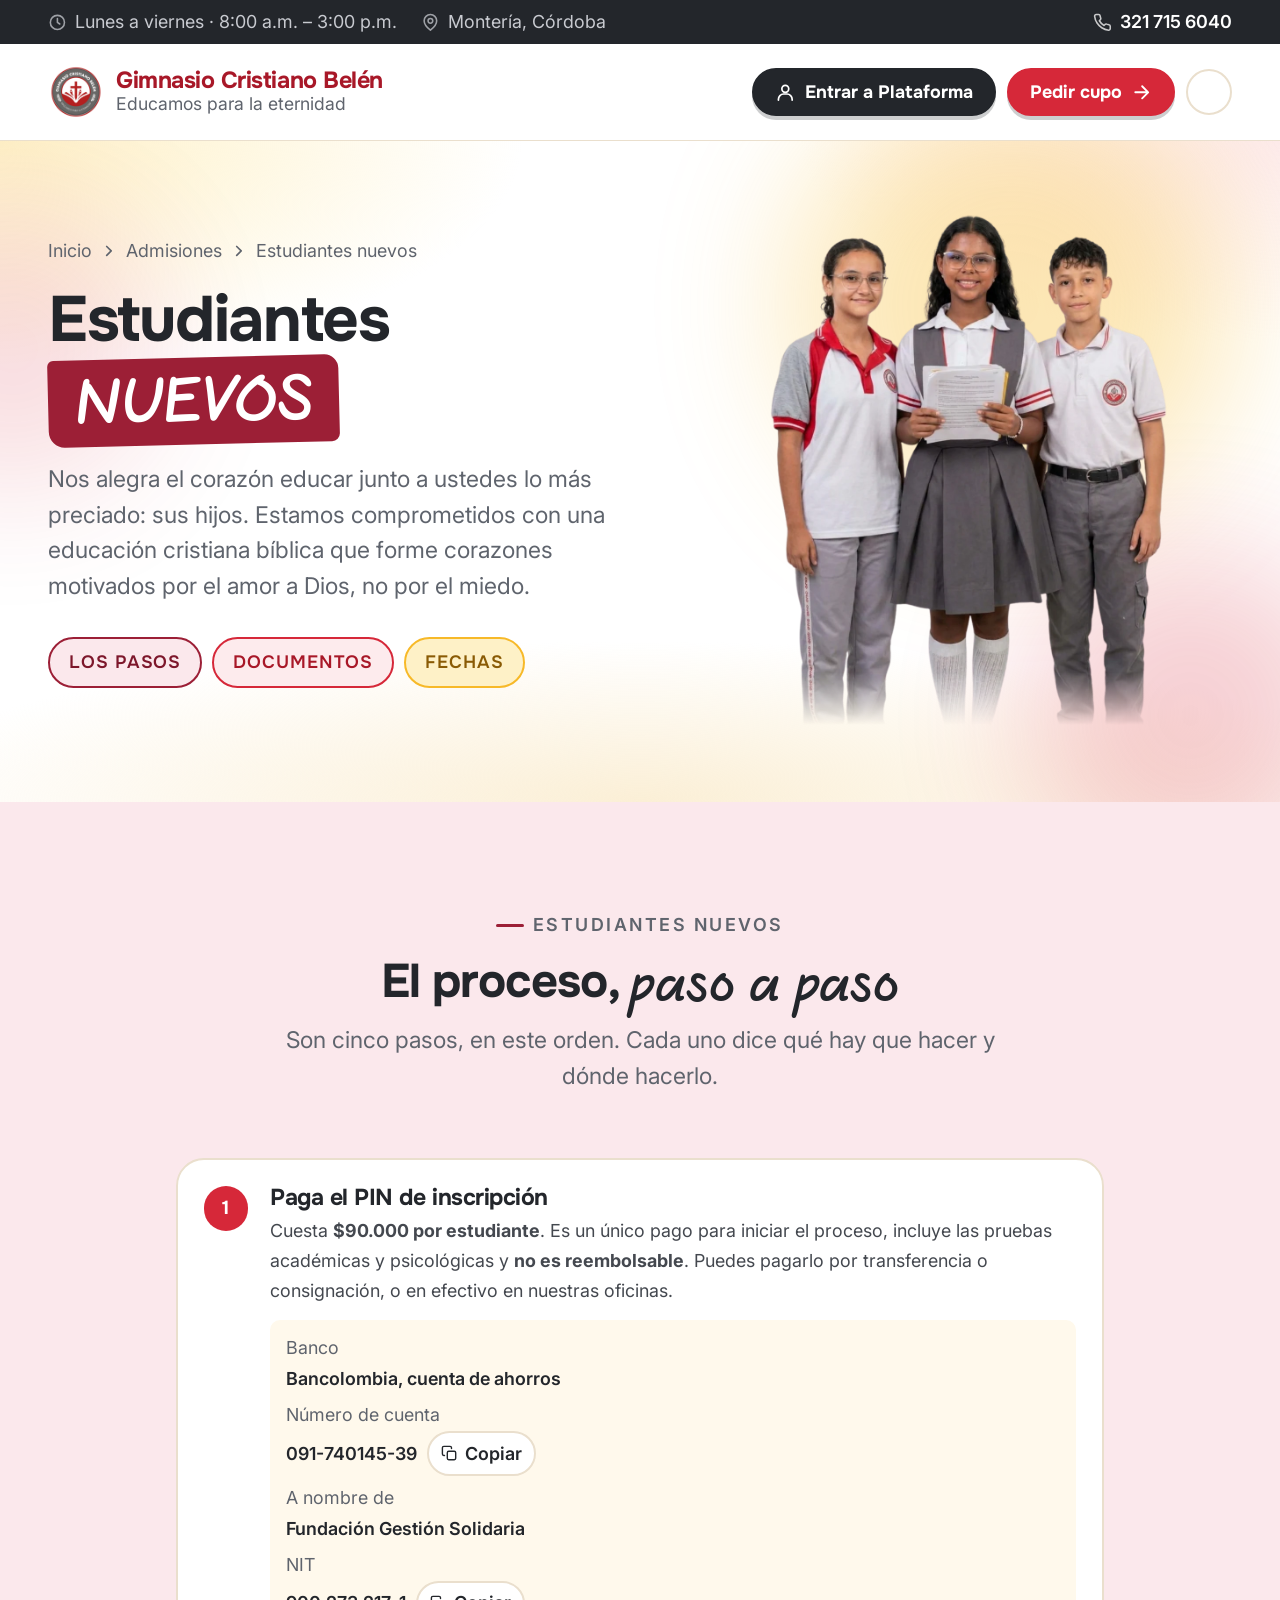
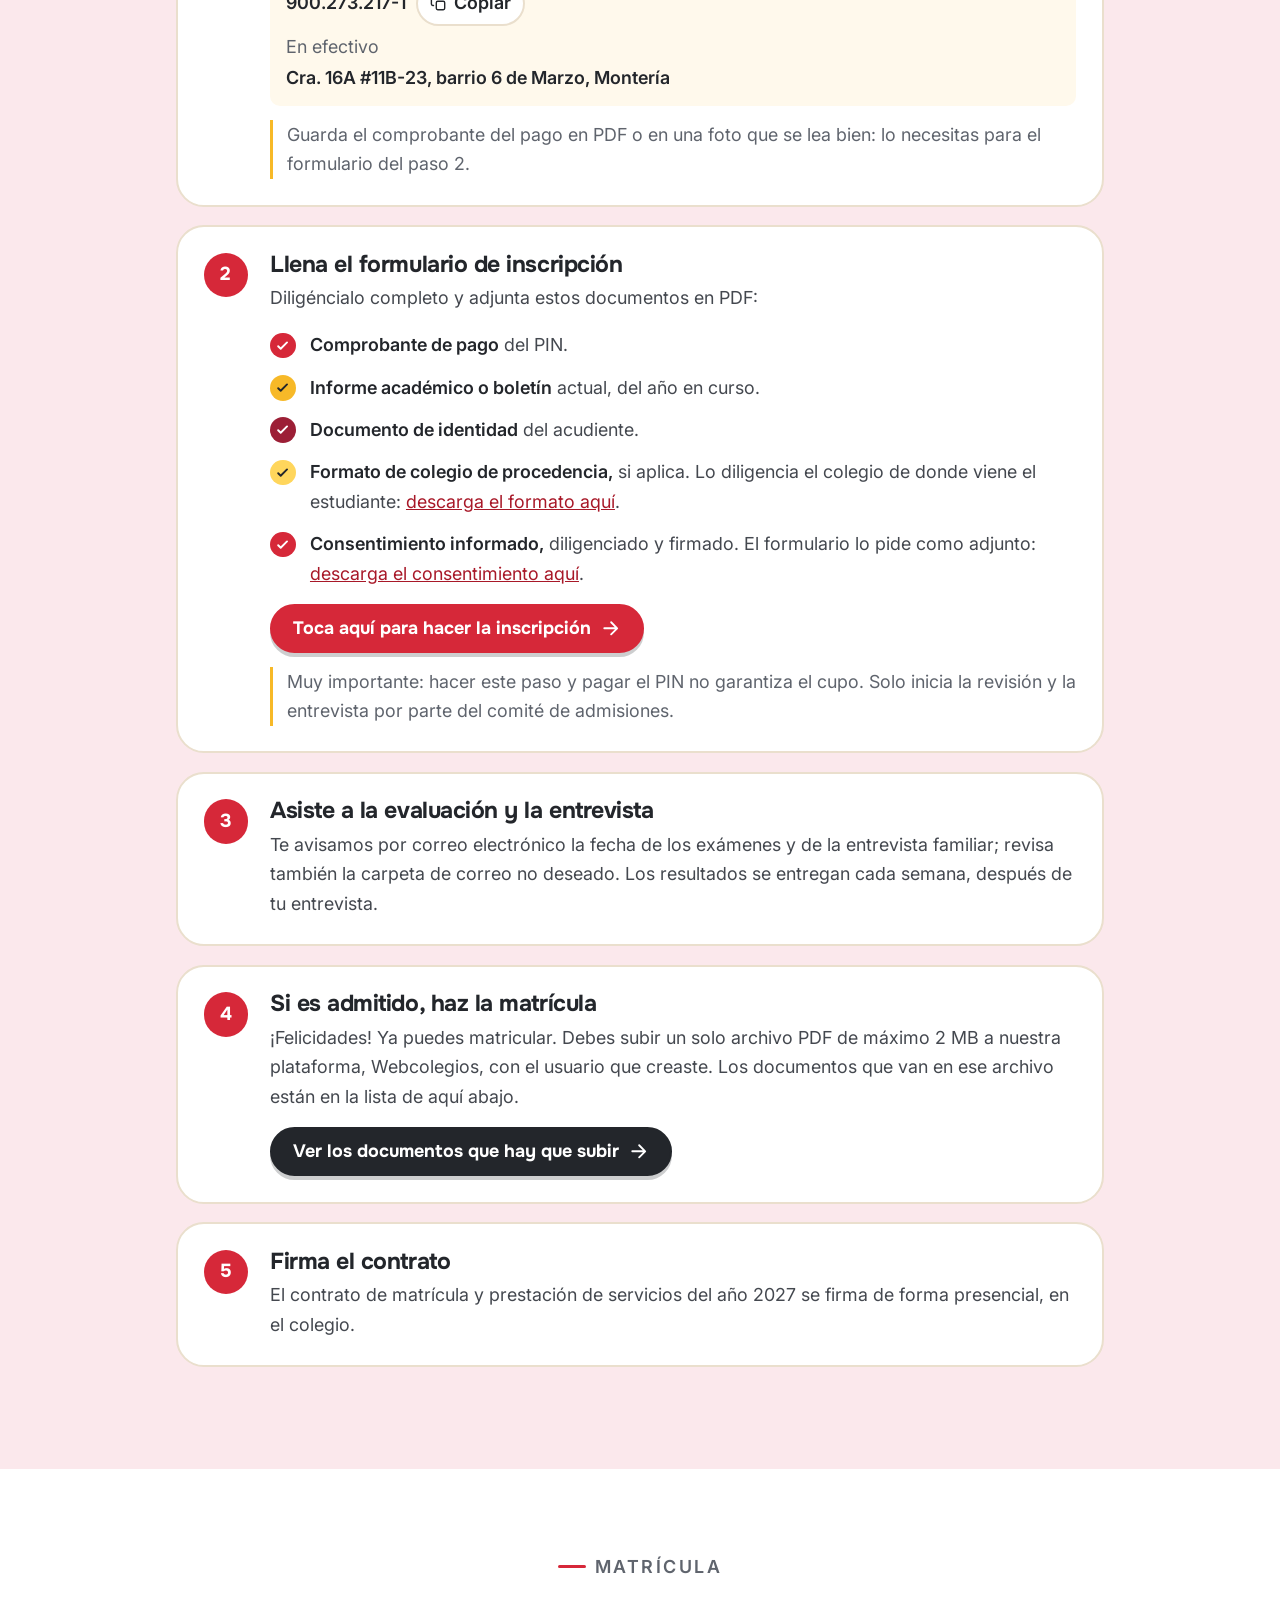
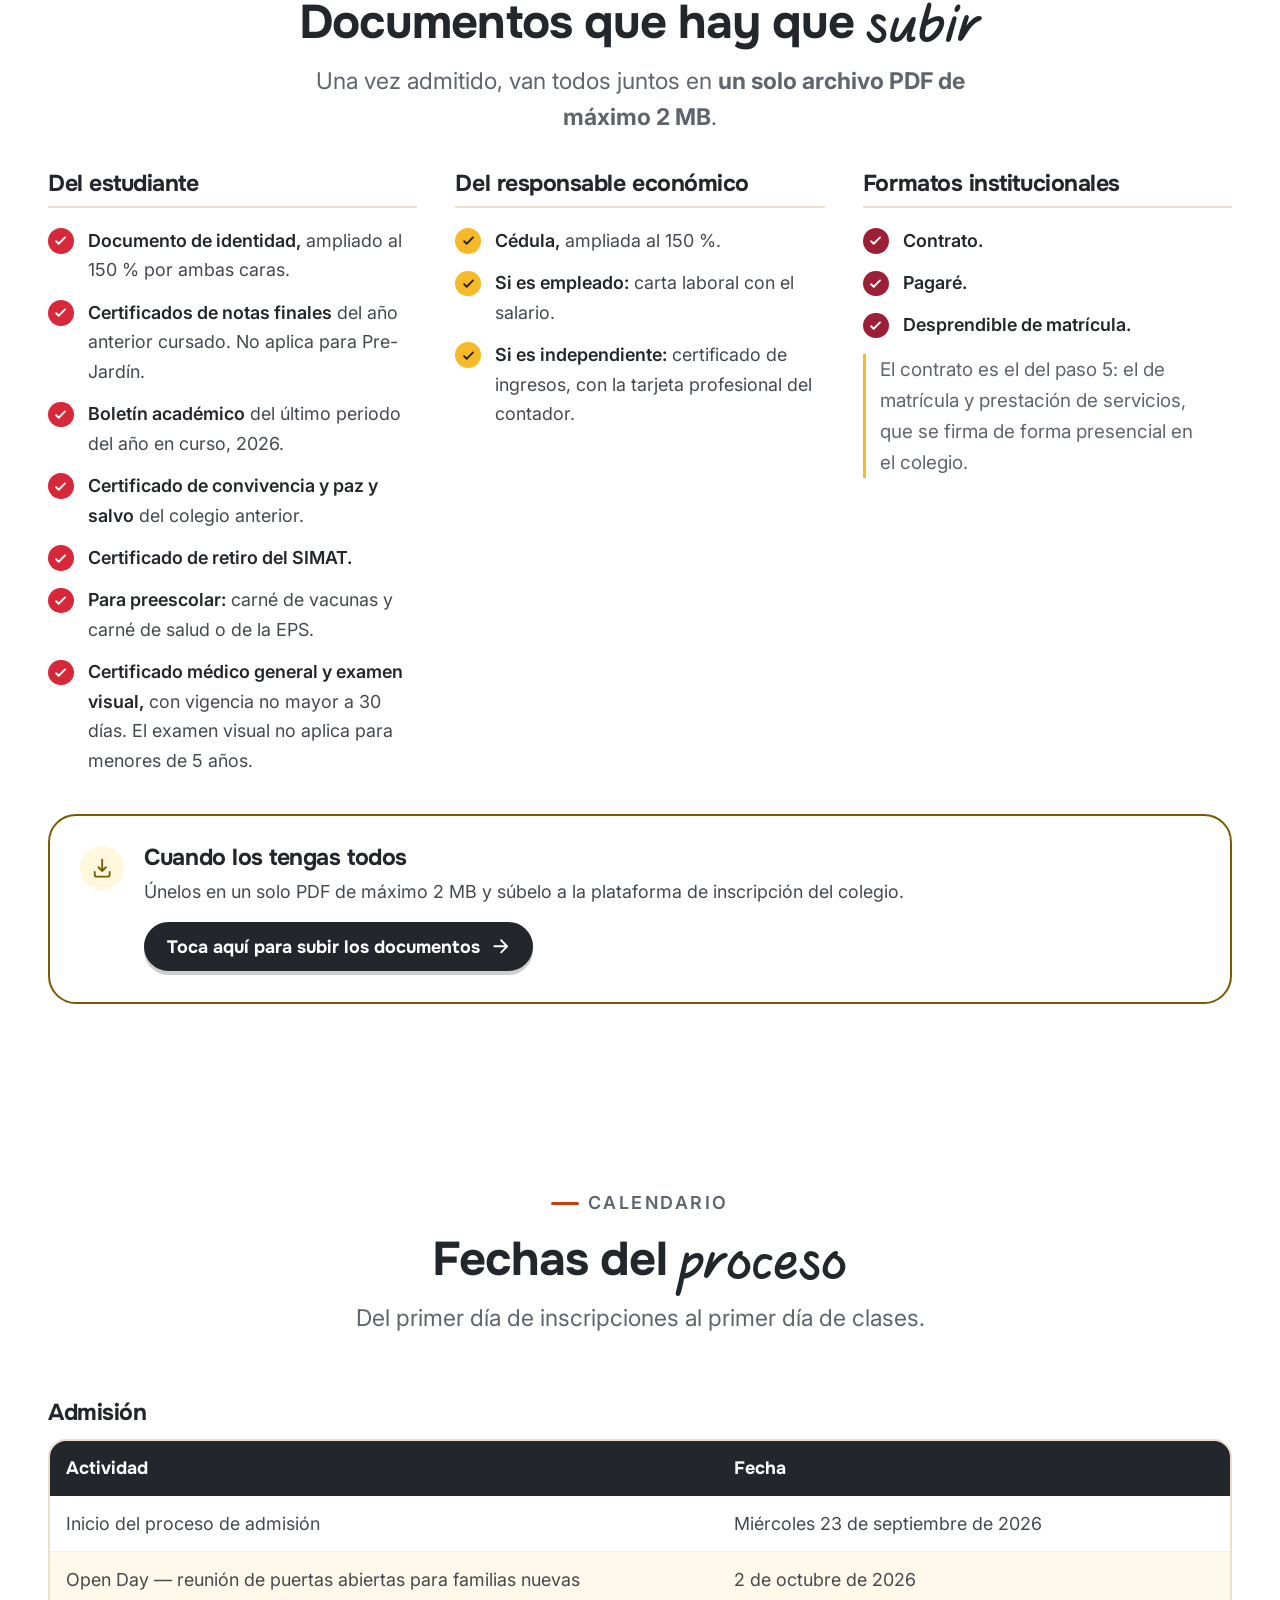
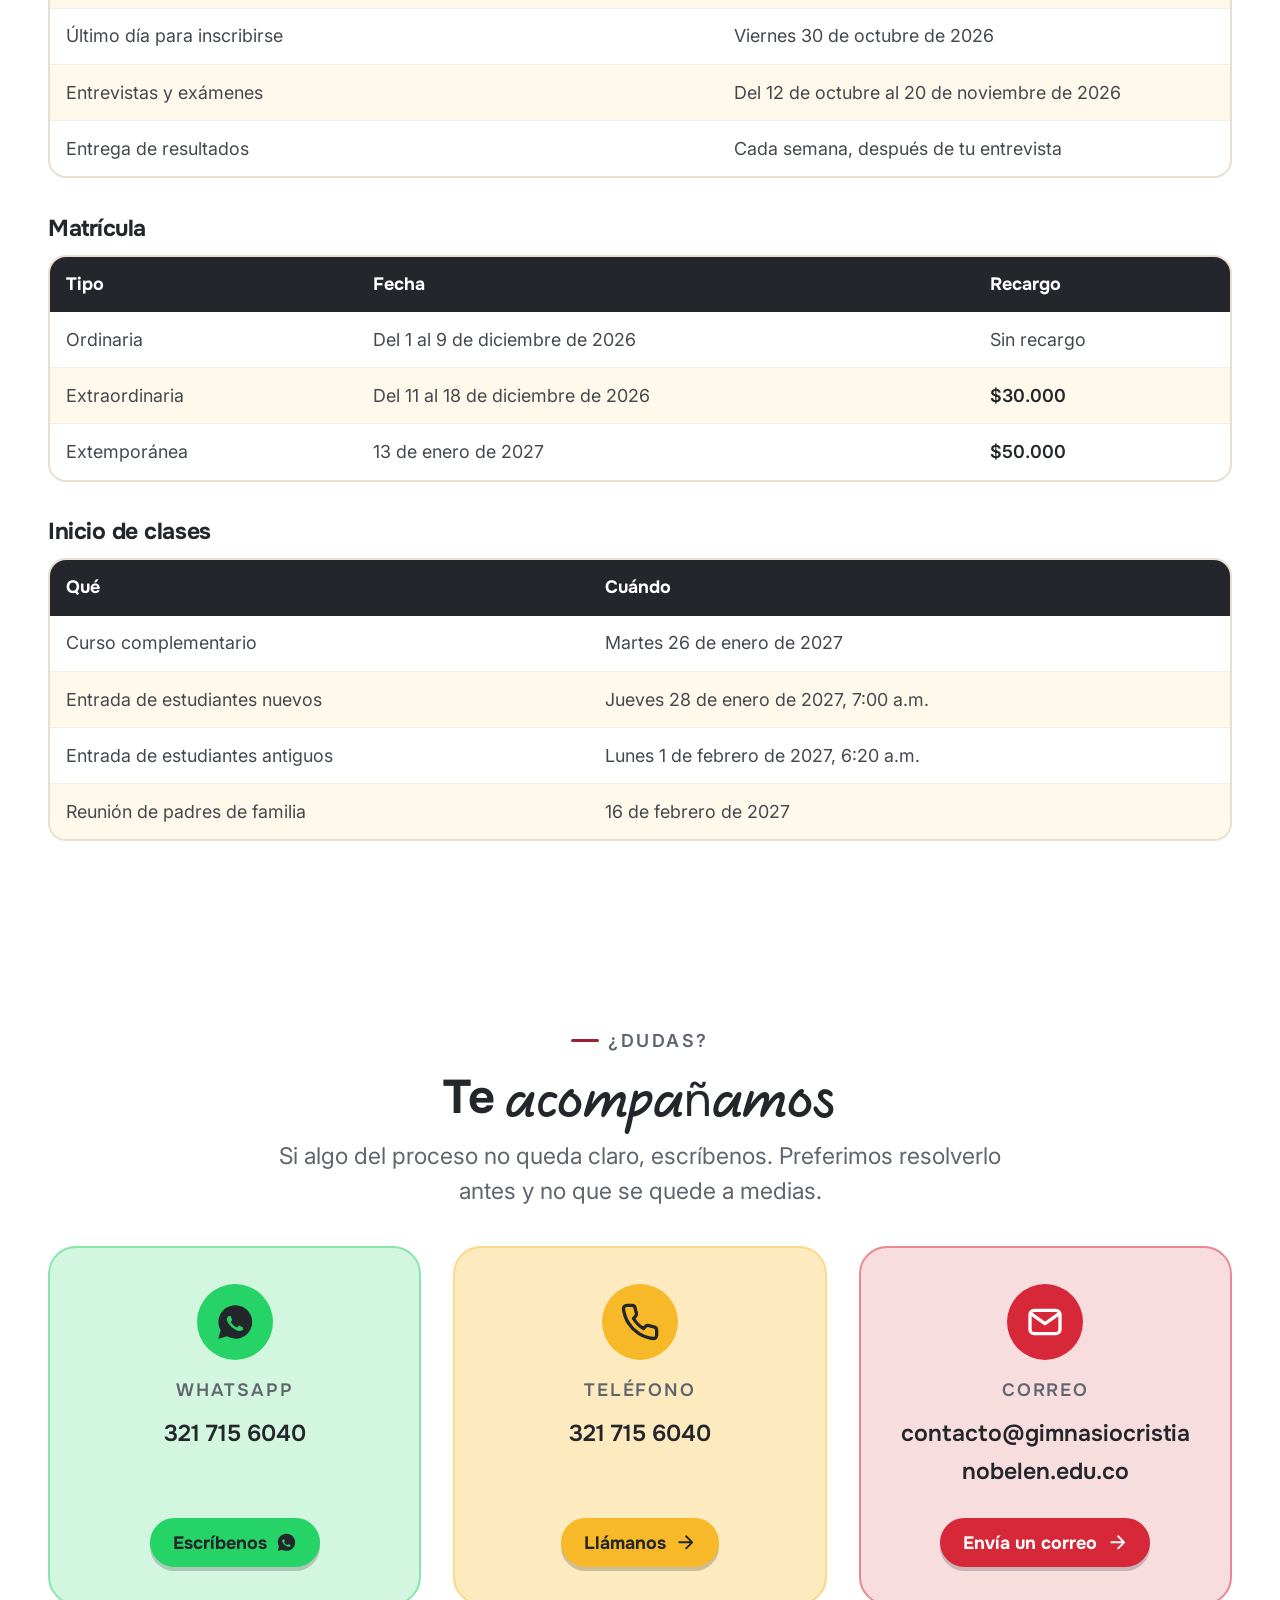
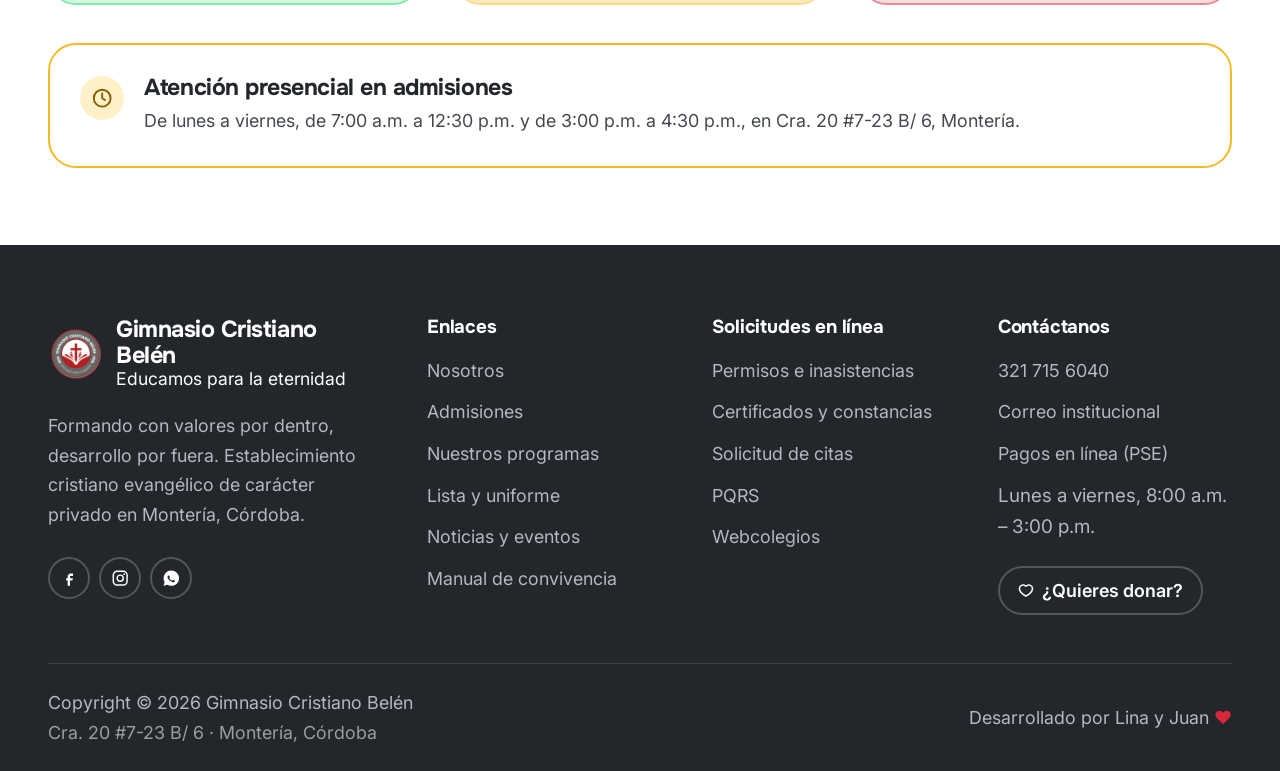
<file: admisiones-nuevos.html>
<!doctype html>
<html lang="es-CO">
<head>
<meta charset="utf-8">
<meta name="viewport" content="width=device-width, initial-scale=1">
<title>Estudiantes nuevos — Admisiones — Gimnasio Cristiano Belén</title>
<meta name="description" content="Proceso de admisión para estudiantes nuevos del Gimnasio Cristiano Belén: los siete pasos, los documentos de matrícula y las fechas.">
<meta name="theme-color" content="#d62839">
<link rel="icon" href="assets/img/logo_colegio_belen-256.png" type="image/png">

<meta property="og:type" content="website">
<meta property="og:locale" content="es_CO">
<meta property="og:title" content="Estudiantes nuevos — Admisiones">
<meta property="og:description" content="Los siete pasos para entrar al Gimnasio Cristiano Belén, con los documentos y las fechas.">
<meta property="og:image" content="assets/img/estudiantepreescolar.png">

<link rel="preconnect" href="https://fonts.googleapis.com">
<link rel="preconnect" href="https://fonts.gstatic.com" crossorigin>
<link rel="stylesheet" href="assets/css/fonts.css">
<link rel="stylesheet" href="assets/css/tokens.css">
<link rel="stylesheet" href="assets/css/base.css">
<link rel="stylesheet" href="assets/css/motion.css">
<link rel="stylesheet" href="assets/css/layout.css">
<link rel="stylesheet" href="assets/css/paginas.css">
</head>


<body>
<a class="skip" href="#contenido">Saltar al contenido</a>

<!-- ============================================================
     BARRA SUPERIOR
     ============================================================ -->
<div class="topbar">
  <div class="shell topbar__inner">
    <span class="topbar__item">
      <svg viewBox="0 0 24 24" fill="none" stroke="currentColor" stroke-width="2" stroke-linecap="round" stroke-linejoin="round" aria-hidden="true"><circle cx="12" cy="12" r="9"/><path d="M12 7v5l3 2"/></svg>
      <span class="topbar__hours-long">Lunes a viernes · 8:00 a.m. – 3:00 p.m.</span>
      <span class="topbar__hours-short"><span class="topbar__dias">Lun – Vie · </span>8:00 a.m. – 3:00 p.m.</span>
    </span>
    <!-- TODO: reemplazar por la dirección exacta de la sede -->
    <span class="topbar__item topbar__item--hide">
      <svg viewBox="0 0 24 24" fill="none" stroke="currentColor" stroke-width="2" stroke-linecap="round" stroke-linejoin="round" aria-hidden="true"><path d="M20 10c0 6-8 12-8 12s-8-6-8-12a8 8 0 0 1 16 0Z"/><circle cx="12" cy="10" r="3"/></svg>
      Montería, Córdoba
    </span>
    <a class="topbar__item topbar__phone" href="tel:+573217156040">
      <svg viewBox="0 0 24 24" fill="none" stroke="currentColor" stroke-width="2" stroke-linecap="round" stroke-linejoin="round" aria-hidden="true"><path d="M22 16.9v3a2 2 0 0 1-2.2 2 19.8 19.8 0 0 1-8.6-3.1 19.5 19.5 0 0 1-6-6A19.8 19.8 0 0 1 2.1 4.2 2 2 0 0 1 4.1 2h3a2 2 0 0 1 2 1.7c.1 1 .4 1.9.7 2.8a2 2 0 0 1-.5 2.1L8.1 9.9a16 16 0 0 0 6 6l1.3-1.3a2 2 0 0 1 2.1-.4c.9.3 1.8.6 2.8.7a2 2 0 0 1 1.7 2Z"/></svg>
      321 715 6040
    </a>
  </div>
</div>

<!-- ============================================================
     CABECERA
     Igual que la del index. Solo cambian los destinos: los anclajes
     de la portada llevan ahora el prefijo index.html.
     ============================================================ -->
<header class="masthead">
  <div class="shell masthead__inner">
    <a class="brand" href="index.html">
      <img src="assets/img/logo_colegio_belen-256.png" alt="" width="56" height="56">
      <span>
        <span class="brand__name">Gimnasio Cristiano Belén</span>
        <span class="brand__tag">Educamos para la eternidad</span>
      </span>
    </a>

    <div class="masthead__actions">
      <a class="btn btn--ink btn--sm btn--plataforma" href="https://www.servidor2.webcolegios.com/cristianobelen" target="_blank" rel="noopener">
        <svg viewBox="0 0 24 24" fill="none" stroke="currentColor" stroke-width="2" stroke-linecap="round" stroke-linejoin="round" aria-hidden="true"><circle cx="12" cy="8" r="4"/><path d="M4 21v-1a6 6 0 0 1 6-6h4a6 6 0 0 1 6 6v1"/></svg>
        Entrar a Plataforma
      </a>
      <a class="btn btn--sm" href="index.html#admisiones">
        Pedir cupo
        <svg class="arrow" viewBox="0 0 24 24" fill="none" stroke="currentColor" stroke-width="2.2" stroke-linecap="round" stroke-linejoin="round" aria-hidden="true"><path d="M5 12h14M13 5l7 7-7 7"/></svg>
      </a>
      <button class="burger" type="button" aria-expanded="false" aria-controls="menu-movil" aria-label="Abrir el menú">
        <span></span><span></span><span></span>
      </button>
    </div>
  </div>

  <nav class="shell navbar" aria-label="Principal">
    <div class="navwrap">
      <ul class="menu">
        <li class="menu__item"><a class="menu__link" href="index.html">Inicio</a></li>
        <!-- Página actual: se marca a mano. initScrollSpy() solo observa
             enlaces que empiezan por "#", así que no lo sobrescribe. -->
        <li class="menu__item"><a class="menu__link" href="nosotros.html">Nosotros</a></li>
        <li class="menu__item"><a class="menu__link" href="admisiones.html" aria-current="page">Admisiones</a></li>
        <li class="menu__item menu__item--has-menu">
          <button class="menu__link" type="button" aria-expanded="false">
            Guía escolar
            <svg class="caret" viewBox="0 0 24 24" fill="none" stroke="currentColor" stroke-width="2.4" stroke-linecap="round" stroke-linejoin="round" aria-hidden="true"><path d="m6 9 6 6 6-6"/></svg>
          </button>
          <div class="dropdown">
            <a href="lista-uniforme.html">Lista y uniforme</a>
            <a href="calendario-academico.html">Calendario académico</a>
            <a href="noticias-eventos.html">Noticias y eventos</a>
            <a href="assets/docs/manual-convivencia-2026.pdf" target="_blank" rel="noopener">Manual de convivencia</a>
            <hr>
            <p class="dropdown__head">Para las familias</p>
            <a href="https://www.servidor2.webcolegios.com/cristianobelen" target="_blank" rel="noopener">Webcolegios</a>
            <a href="https://www.psepagos.co/PSEHostingUI/ShowTicketOffice.aspx?ID=7633" target="_blank" rel="noopener">Pagos en línea (PSE)</a>
          </div>
        </li>
        <li class="menu__item"><a class="menu__link" href="solicitudes.html">Solicitudes en línea</a></li>
        <li class="menu__item"><a class="menu__link" href="donaciones.html">Donaciones</a></li>
<li class="menu__item"><a class="menu__link" href="preguntas-frecuentes.html">Preguntas frecuentes <svg class="menu__icono" viewBox="0 0 24 24" fill="none" stroke="currentColor" stroke-width="2" stroke-linecap="round" stroke-linejoin="round" aria-hidden="true"><circle cx="12" cy="12" r="9"/><path d="M9.5 9.3a2.6 2.6 0 0 1 5 .9c0 1.7-2.5 2.2-2.5 3.8M12 17.2h.01"/></svg></a></li>
      </ul>
    </div>
  </nav>
</header>

<div class="mobile-menu" id="menu-movil">
  <a href="index.html">Inicio</a>
  <a href="nosotros.html">Nosotros</a>
  <a href="admisiones.html" aria-current="page">Admisiones</a>
  <details>
    <summary>Guía escolar</summary>
    <div class="mobile-menu__sub">
      <a href="lista-uniforme.html">Lista y uniforme</a>
      <a href="calendario-academico.html">Calendario académico</a>
      <a href="noticias-eventos.html">Noticias y eventos</a>
      <a href="assets/docs/manual-convivencia-2026.pdf" target="_blank" rel="noopener">Manual de convivencia</a>
      <a href="https://www.psepagos.co/PSEHostingUI/ShowTicketOffice.aspx?ID=7633" target="_blank" rel="noopener">Pagos en línea (PSE)</a>
    </div>
  </details>
  <a href="solicitudes.html">Solicitudes en línea</a>
  <a href="donaciones.html">Donaciones</a>
  <a href="preguntas-frecuentes.html">Preguntas frecuentes</a>
  <div class="mobile-menu__foot">
    <a class="btn btn--block btn--latido" href="admisiones.html">Toca aquí para pedir un cupo</a>
    <a class="btn btn--ink btn--block" href="https://www.servidor2.webcolegios.com/cristianobelen" target="_blank" rel="noopener">Toca aquí para entrar a la Plataforma</a>
  </div>
</div>

<main id="contenido">

<!-- ============================================================
     CABECERA DE PÁGINA
     ============================================================ -->
<section class="pagehead">
  <span class="pagehead__blob pagehead__blob--1" aria-hidden="true"></span>
  <span class="pagehead__blob pagehead__blob--2" aria-hidden="true"></span>
  <span class="pagehead__blob pagehead__blob--3" aria-hidden="true"></span>

  <div class="shell pagehead__inner">
    <div class="pagehead__body">
      <nav class="crumbs reveal" aria-label="Migas de pan">
        <a href="index.html">Inicio</a>
        <svg viewBox="0 0 24 24" fill="none" stroke="currentColor" stroke-width="2.2" stroke-linecap="round" stroke-linejoin="round" aria-hidden="true"><path d="m9 6 6 6-6 6"/></svg>
        <a href="admisiones.html">Admisiones</a>
        <svg viewBox="0 0 24 24" fill="none" stroke="currentColor" stroke-width="2.2" stroke-linecap="round" stroke-linejoin="round" aria-hidden="true"><path d="m9 6 6 6-6 6"/></svg>
        <span>Estudiantes nuevos</span>
      </nav>

      <h1 class="pagehead__title reveal" style="--i:1">
        Estudiantes <span class="mark mark--turquesa">NUEVOS</span>
      </h1>

      <p class="lede reveal" style="--i:2">
        Nos alegra el corazón educar junto a ustedes lo más preciado: sus
        hijos. Estamos comprometidos con una educación cristiana bíblica que
        forme corazones motivados por el amor a Dios, no por el miedo.
      </p>

      <ul class="chips reveal" style="--i:3">
        <li><a class="chip chip--turquesa" href="#nuevos">Los pasos</a></li>
        <li><a class="chip chip--rojo" href="#documentos">Documentos</a></li>
        <li><a class="chip chip--mostaza" href="#fechas">Fechas</a></li>
      </ul>

    </div>

    <div class="pagehead__media reveal-img" style="--i:2">
      <img src="assets/img/hero-inicio.webp" alt="Tres estudiantes de secundaria del Gimnasio Cristiano Belén con el uniforme del colegio" width="1200" height="1200" fetchpriority="high" decoding="async">
    </div>
  </div>
</section>

<!-- ============================================================
     ESTUDIANTES NUEVOS
     Contenido tomado de la Circular N.º 06 del 22 de septiembre de
     2026 (admisiones abiertas, año lectivo 2027).

     REVISAR — el NIT de la cuenta se publica como lo trae la circular
     en los datos de pago: 900.273.217-1. El encabezado de esa misma
     circular dice 900273217-7. Confirmar con el colegio cuál es.
     ============================================================ -->
<section class="section section--turquesa" id="nuevos">
  <div class="shell">
    <div class="section__head reveal">
      <p class="eyebrow eyebrow--turquesa">Estudiantes nuevos</p>
      <h2>El proceso, <span class="hand">paso a paso</span></h2>
      <p class="lede">
        Son cinco pasos, en este orden. Cada uno dice qué hay que hacer y dónde
        hacerlo.
      </p>
    </div>

    <ol class="ruta reveal">
      <li class="ruta__paso">
        <span class="ruta__num" aria-hidden="true"></span>
        <div class="ruta__cuerpo">
          <h3>Paga el PIN de inscripción</h3>
          <p>
            Cuesta <strong>$90.000 por estudiante</strong>. Es un único pago
            para iniciar el proceso, incluye las pruebas académicas y
            psicológicas y <strong>no es reembolsable</strong>. Puedes pagarlo
            por transferencia o consignación, o en efectivo en nuestras
            oficinas.
          </p>
          <dl class="dato">
            <div><dt>Banco</dt><dd>Bancolombia, cuenta de ahorros</dd></div>
            <div>
              <dt>Número de cuenta</dt>
              <dd class="dato__valor">091-740145-39
                <button class="copiar" type="button" data-copiar="09174014539">
                  <svg viewBox="0 0 24 24" fill="none" stroke="currentColor" stroke-width="2" stroke-linecap="round" stroke-linejoin="round" aria-hidden="true"><rect x="9" y="9" width="12" height="12" rx="2"/><path d="M5 15H4a2 2 0 0 1-2-2V4a2 2 0 0 1 2-2h9a2 2 0 0 1 2 2v1"/></svg>
                  <span class="copiar__texto" aria-live="polite">Copiar</span>
                  <span class="sr-only">&nbsp;el número de cuenta</span>
                </button>
              </dd>
            </div>
            <div><dt>A nombre de</dt><dd>Fundación Gestión Solidaria</dd></div>
            <div>
              <dt>NIT</dt>
              <dd class="dato__valor">900.273.217-1
                <button class="copiar" type="button" data-copiar="900273217-1">
                  <svg viewBox="0 0 24 24" fill="none" stroke="currentColor" stroke-width="2" stroke-linecap="round" stroke-linejoin="round" aria-hidden="true"><rect x="9" y="9" width="12" height="12" rx="2"/><path d="M5 15H4a2 2 0 0 1-2-2V4a2 2 0 0 1 2-2h9a2 2 0 0 1 2 2v1"/></svg>
                  <span class="copiar__texto" aria-live="polite">Copiar</span>
                  <span class="sr-only">&nbsp;el NIT</span>
                </button>
              </dd>
            </div>
            <div><dt>En efectivo</dt><dd>Cra. 16A #11B-23, barrio 6 de Marzo, Montería</dd></div>
          </dl>
          <p class="ruta__aviso">
            Guarda el comprobante del pago en PDF o en una foto que se lea
            bien: lo necesitas para el formulario del paso 2.
          </p>
        </div>
      </li>

      <li class="ruta__paso">
        <span class="ruta__num" aria-hidden="true"></span>
        <div class="ruta__cuerpo">
          <h3>Llena el formulario de inscripción</h3>
          <p>
            Diligéncialo completo y adjunta estos documentos en PDF:
          </p>
          <ul class="features features--compacta">
            <li><span class="dot dot--rojo"><svg viewBox="0 0 24 24" fill="none" stroke="currentColor" stroke-linecap="round" stroke-linejoin="round" aria-hidden="true"><path d="m5 13 4 4L19 7"/></svg></span><span><strong>Comprobante de pago</strong> del PIN.</span></li>
            <li><span class="dot dot--mostaza"><svg viewBox="0 0 24 24" fill="none" stroke="currentColor" stroke-linecap="round" stroke-linejoin="round" aria-hidden="true"><path d="m5 13 4 4L19 7"/></svg></span><span><strong>Informe académico o boletín</strong> actual, del año en curso.</span></li>
            <li><span class="dot dot--turquesa"><svg viewBox="0 0 24 24" fill="none" stroke="currentColor" stroke-linecap="round" stroke-linejoin="round" aria-hidden="true"><path d="m5 13 4 4L19 7"/></svg></span><span><strong>Documento de identidad</strong> del acudiente.</span></li>
            <li><span class="dot dot--verde"><svg viewBox="0 0 24 24" fill="none" stroke="currentColor" stroke-linecap="round" stroke-linejoin="round" aria-hidden="true"><path d="m5 13 4 4L19 7"/></svg></span><span><strong>Formato de colegio de procedencia,</strong> si aplica. Lo diligencia el colegio de donde viene el estudiante: <a href="https://drive.google.com/file/d/1R4jWcQgFfy380Pu3h6hxlEuGBD9DJA_Q/view?usp=sharing" target="_blank" rel="noopener">descarga el formato aquí</a>.</span></li>
            <li><span class="dot dot--rojo"><svg viewBox="0 0 24 24" fill="none" stroke="currentColor" stroke-linecap="round" stroke-linejoin="round" aria-hidden="true"><path d="m5 13 4 4L19 7"/></svg></span><span><strong>Consentimiento informado,</strong> diligenciado y firmado. El formulario lo pide como adjunto: <a href="https://drive.google.com/file/d/1lYZDbKyk-VZ7oy4QHibWMfoepzZgeGgY/view?usp=sharing" target="_blank" rel="noopener">descarga el consentimiento aquí</a>.</span></li>
          </ul>
          <p class="ruta__acciones">
            <a class="btn btn--sm" href="https://forms.gle/y7AoXToCknRpLmGa8" target="_blank" rel="noopener">
              Toca aquí para hacer la inscripción
              <svg class="arrow" viewBox="0 0 24 24" fill="none" stroke="currentColor" stroke-width="2.2" stroke-linecap="round" stroke-linejoin="round" aria-hidden="true"><path d="M5 12h14M13 5l7 7-7 7"/></svg>
            </a>
          </p>
          <p class="ruta__aviso">
            Muy importante: hacer este paso y pagar el PIN no garantiza el
            cupo. Solo inicia la revisión y la entrevista por parte del comité
            de admisiones.
          </p>
        </div>
      </li>

      <li class="ruta__paso">
        <span class="ruta__num" aria-hidden="true"></span>
        <div class="ruta__cuerpo">
          <h3>Asiste a la evaluación y la entrevista</h3>
          <p>
            Te avisamos por correo electrónico la fecha de los exámenes y de la
            entrevista familiar; revisa también la carpeta de correo no
            deseado. Los resultados se entregan cada semana, después de tu
            entrevista.
          </p>
        </div>
      </li>

      <li class="ruta__paso">
        <span class="ruta__num" aria-hidden="true"></span>
        <div class="ruta__cuerpo">
          <h3>Si es admitido, haz la matrícula</h3>
          <p>
            ¡Felicidades! Ya puedes matricular. Debes subir un solo archivo PDF
            de máximo 2 MB a nuestra plataforma, Webcolegios, con el usuario
            que creaste. Los documentos que van en ese archivo están en la
            lista de aquí abajo.
          </p>
          <p class="ruta__acciones">
            <a class="btn btn--ink btn--sm" href="#documentos">
              Ver los documentos que hay que subir
              <svg class="arrow" viewBox="0 0 24 24" fill="none" stroke="currentColor" stroke-width="2.2" stroke-linecap="round" stroke-linejoin="round" aria-hidden="true"><path d="M5 12h14M13 5l7 7-7 7"/></svg>
            </a>
          </p>
        </div>
      </li>

      <li class="ruta__paso">
        <span class="ruta__num" aria-hidden="true"></span>
        <div class="ruta__cuerpo">
          <h3>Firma el contrato</h3>
          <p>
            El contrato de matrícula y prestación de servicios del año
            2027 se firma de forma presencial, en el colegio.
          </p>
        </div>
      </li>
    </ol>
  </div>
</section>

<!-- ============================================================
     DOCUMENTOS DE LA MATRÍCULA
     ============================================================ -->
<section class="section section--tight" id="documentos">
  <div class="shell">
    <div class="section__head section__head--tight reveal">
      <p class="eyebrow eyebrow--rojo">Matrícula</p>
      <h2>Documentos que hay que <span class="hand">subir</span></h2>
      <p class="lede">
        Una vez admitido, van todos juntos en <strong>un solo archivo PDF de
        máximo 2 MB</strong>.
      </p>
    </div>

    <div class="docs-grid reveal">
      <div class="docs-grid__col">
        <h3 class="docs-grid__titulo">Del estudiante</h3>
        <ul class="features features--compacta">
          <li><span class="dot dot--rojo"><svg viewBox="0 0 24 24" fill="none" stroke="currentColor" stroke-linecap="round" stroke-linejoin="round" aria-hidden="true"><path d="m5 13 4 4L19 7"/></svg></span><span><strong>Documento de identidad,</strong> ampliado al 150 % por ambas caras.</span></li>
          <li><span class="dot dot--rojo"><svg viewBox="0 0 24 24" fill="none" stroke="currentColor" stroke-linecap="round" stroke-linejoin="round" aria-hidden="true"><path d="m5 13 4 4L19 7"/></svg></span><span><strong>Certificados de notas finales</strong> del año anterior cursado. No aplica para Pre-Jardín.</span></li>
          <li><span class="dot dot--rojo"><svg viewBox="0 0 24 24" fill="none" stroke="currentColor" stroke-linecap="round" stroke-linejoin="round" aria-hidden="true"><path d="m5 13 4 4L19 7"/></svg></span><span><strong>Boletín académico</strong> del último periodo del año en curso, 2026.</span></li>
          <li><span class="dot dot--rojo"><svg viewBox="0 0 24 24" fill="none" stroke="currentColor" stroke-linecap="round" stroke-linejoin="round" aria-hidden="true"><path d="m5 13 4 4L19 7"/></svg></span><span><strong>Certificado de convivencia y paz y salvo</strong> del colegio anterior.</span></li>
          <li><span class="dot dot--rojo"><svg viewBox="0 0 24 24" fill="none" stroke="currentColor" stroke-linecap="round" stroke-linejoin="round" aria-hidden="true"><path d="m5 13 4 4L19 7"/></svg></span><span><strong>Certificado de retiro del SIMAT.</strong></span></li>
          <li><span class="dot dot--rojo"><svg viewBox="0 0 24 24" fill="none" stroke="currentColor" stroke-linecap="round" stroke-linejoin="round" aria-hidden="true"><path d="m5 13 4 4L19 7"/></svg></span><span><strong>Para preescolar:</strong> carné de vacunas y carné de salud o de la EPS.</span></li>
          <li><span class="dot dot--rojo"><svg viewBox="0 0 24 24" fill="none" stroke="currentColor" stroke-linecap="round" stroke-linejoin="round" aria-hidden="true"><path d="m5 13 4 4L19 7"/></svg></span><span><strong>Certificado médico general y examen visual,</strong> con vigencia no mayor a 30 días. El examen visual no aplica para menores de 5 años.</span></li>
        </ul>
      </div>

      <div class="docs-grid__col">
        <h3 class="docs-grid__titulo">Del responsable económico</h3>
        <ul class="features features--compacta">
          <li><span class="dot dot--mostaza"><svg viewBox="0 0 24 24" fill="none" stroke="currentColor" stroke-linecap="round" stroke-linejoin="round" aria-hidden="true"><path d="m5 13 4 4L19 7"/></svg></span><span><strong>Cédula,</strong> ampliada al 150 %.</span></li>
          <li><span class="dot dot--mostaza"><svg viewBox="0 0 24 24" fill="none" stroke="currentColor" stroke-linecap="round" stroke-linejoin="round" aria-hidden="true"><path d="m5 13 4 4L19 7"/></svg></span><span><strong>Si es empleado:</strong> carta laboral con el salario.</span></li>
          <li><span class="dot dot--mostaza"><svg viewBox="0 0 24 24" fill="none" stroke="currentColor" stroke-linecap="round" stroke-linejoin="round" aria-hidden="true"><path d="m5 13 4 4L19 7"/></svg></span><span><strong>Si es independiente:</strong> certificado de ingresos, con la tarjeta profesional del contador.</span></li>
        </ul>
      </div>

      <div class="docs-grid__col">
        <h3 class="docs-grid__titulo">Formatos institucionales</h3>
        <ul class="features features--compacta">
          <li><span class="dot dot--turquesa"><svg viewBox="0 0 24 24" fill="none" stroke="currentColor" stroke-linecap="round" stroke-linejoin="round" aria-hidden="true"><path d="m5 13 4 4L19 7"/></svg></span><span><strong>Contrato.</strong></span></li>
          <li><span class="dot dot--turquesa"><svg viewBox="0 0 24 24" fill="none" stroke="currentColor" stroke-linecap="round" stroke-linejoin="round" aria-hidden="true"><path d="m5 13 4 4L19 7"/></svg></span><span><strong>Pagaré.</strong></span></li>
          <li><span class="dot dot--turquesa"><svg viewBox="0 0 24 24" fill="none" stroke="currentColor" stroke-linecap="round" stroke-linejoin="round" aria-hidden="true"><path d="m5 13 4 4L19 7"/></svg></span><span><strong>Desprendible de matrícula.</strong></span></li>
        </ul>
        <!-- «Contrato» a secas no dice cuál: es el mismo del paso 5. -->
        <p class="ruta__aviso">
          El contrato es el del paso 5: el de matrícula y prestación de
          servicios, que se firma de forma presencial en el colegio.
        </p>
      </div>
    </div>

    <div class="callout reveal">
      <span class="callout__icon" aria-hidden="true">
        <svg viewBox="0 0 24 24" fill="none" stroke="currentColor" stroke-width="2" stroke-linecap="round" stroke-linejoin="round"><path d="M4 16v3a2 2 0 0 0 2 2h12a2 2 0 0 0 2-2v-3"/><path d="M8 11l4 4 4-4M12 3v12"/></svg>
      </span>
      <div>
        <h3>Cuando los tengas todos</h3>
        <p>
          Únelos en un solo PDF de máximo 2 MB y súbelo a la plataforma de
          inscripción del colegio.
        </p>
        <div class="actions u-mt">
          <a class="btn btn--ink btn--sm" href="https://www.servidor2.webcolegios.com/inscripcion/index.php?id=476" target="_blank" rel="noopener">
            Toca aquí para subir los documentos
            <svg class="arrow" viewBox="0 0 24 24" fill="none" stroke="currentColor" stroke-width="2.2" stroke-linecap="round" stroke-linejoin="round" aria-hidden="true"><path d="M5 12h14M13 5l7 7-7 7"/></svg>
          </a>
        </div>
      </div>
    </div>
  </div>
</section>

<!-- ============================================================
     FECHAS
     Las de la Circular N.º 06 de 2026.

     REVISAR — la circular dice «lunes 16 de febrero de 2027» para la
     reunión de padres, pero el 16 de febrero de 2027 es martes. Aquí va
     la fecha sin el día de la semana hasta que el colegio confirme cuál
     de los dos datos es el bueno.
     ============================================================ -->
<section class="section" id="fechas">
  <div class="shell">
    <div class="section__head reveal">
      <p class="eyebrow eyebrow--azul">Calendario</p>
      <h2>Fechas del <span class="hand">proceso</span></h2>
      <p class="lede">Del primer día de inscripciones al primer día de clases.</p>
    </div>

    <h3 class="tabla__titulo">Admisión</h3>
    <div class="tabla-scroll reveal">
      <table class="tabla">
        <thead>
          <tr><th scope="col">Actividad</th><th scope="col">Fecha</th></tr>
        </thead>
        <tbody>
          <tr><td>Inicio del proceso de admisión</td><td data-col="Fecha">Miércoles 23 de septiembre de 2026</td></tr>
          <tr><td>Open Day — reunión de puertas abiertas para familias nuevas</td><td data-col="Fecha">2 de octubre de 2026</td></tr>
          <tr><td>Último día para inscribirse</td><td data-col="Fecha">Viernes 30 de octubre de 2026</td></tr>
          <tr><td>Entrevistas y exámenes</td><td data-col="Fecha">Del 12 de octubre al 20 de noviembre de 2026</td></tr>
          <tr><td>Entrega de resultados</td><td data-col="Fecha">Cada semana, después de tu entrevista</td></tr>
        </tbody>
      </table>
    </div>

    <h3 class="tabla__titulo">Matrícula</h3>
    <div class="tabla-scroll reveal">
      <table class="tabla">
        <thead>
          <tr><th scope="col">Tipo</th><th scope="col">Fecha</th><th scope="col">Recargo</th></tr>
        </thead>
        <tbody>
          <tr><td>Ordinaria</td><td data-col="Fecha">Del 1 al 9 de diciembre de 2026</td><td data-col="Recargo">Sin recargo</td></tr>
          <tr><td>Extraordinaria</td><td data-col="Fecha">Del 11 al 18 de diciembre de 2026</td><td class="tabla__num" data-col="Recargo">$30.000</td></tr>
          <tr><td>Extemporánea</td><td data-col="Fecha">13 de enero de 2027</td><td class="tabla__num" data-col="Recargo">$50.000</td></tr>
        </tbody>
      </table>
    </div>

    <h3 class="tabla__titulo">Inicio de clases</h3>
    <div class="tabla-scroll reveal">
      <table class="tabla">
        <thead>
          <tr><th scope="col">Qué</th><th scope="col">Cuándo</th></tr>
        </thead>
        <tbody>
          <tr><td>Curso complementario</td><td data-col="Cuándo">Martes 26 de enero de 2027</td></tr>
          <tr><td>Entrada de estudiantes nuevos</td><td data-col="Cuándo">Jueves 28 de enero de 2027, 7:00 a.m.</td></tr>
          <tr><td>Entrada de estudiantes antiguos</td><td data-col="Cuándo">Lunes 1 de febrero de 2027, 6:20 a.m.</td></tr>
          <tr><td>Reunión de padres de familia</td><td data-col="Cuándo">16 de febrero de 2027</td></tr>
        </tbody>
      </table>
    </div>
  </div>
</section>

<!-- ============================================================
     DUDAS

     REVISAR — el horario presencial de la circular de admisiones
     (7:00 a.m.–12:30 p.m. y 3:00–4:30 p.m., Circular N.º 06 de 2026) no coincide con el que
     publica el resto del sitio (8:00 a.m.–3:00 p.m., en la barra
     superior y en el pie). Hay que unificarlos.
     ============================================================ -->
<section class="section section--tight" id="dudas">
  <div class="shell">
    <div class="section__head section__head--tight reveal">
      <p class="eyebrow eyebrow--turquesa">¿Dudas?</p>
      <h2>Te <span class="hand">acompañamos</span></h2>
      <p class="lede">
        Si algo del proceso no queda claro, escríbenos. Preferimos resolverlo
        antes y no que se quede a medias.
      </p>
    </div>

    <div class="channels reveal">
      <article class="channel channel--verde">
        <span class="channel__icon" aria-hidden="true"><svg viewBox="0 0 24 24" fill="currentColor"><path d="M12 2a10 10 0 0 0-8.6 15L2 22l5.2-1.4A10 10 0 1 0 12 2Zm5.3 14.1c-.2.6-1.3 1.2-1.8 1.2-.5.1-1 .1-1.7-.1-.4-.1-.9-.3-1.5-.6a11.3 11.3 0 0 1-4.4-4c-.3-.5-.7-1.2-.7-2.2s.5-1.5.7-1.7c.2-.2.4-.3.6-.3h.5c.2 0 .4 0 .5.4l.7 1.7c.1.1.1.3 0 .5l-.3.4-.3.3c-.1.1-.2.3 0 .5.2.3.7 1.1 1.4 1.8.9.8 1.7 1 2 1.2.2.1.4.1.5-.1l.7-.8c.2-.2.3-.2.5-.1l1.6.8c.2.1.4.2.4.3.1.2.1.6 0 1Z"/></svg></span>
        <span class="channel__label">WhatsApp</span>
        <span class="channel__value">321 715 6040</span>
        <a class="btn btn--claro btn--sm" href="https://wa.me/message/7YWCVETQ3TKVC1" target="_blank" rel="noopener">
          Escríbenos
          <svg viewBox="0 0 24 24" fill="currentColor" aria-hidden="true"><path d="M12 2a10 10 0 0 0-8.6 15L2 22l5.2-1.4A10 10 0 1 0 12 2Zm5.3 14.1c-.2.6-1.3 1.2-1.8 1.2-.5.1-1 .1-1.7-.1-.4-.1-.9-.3-1.5-.6a11.3 11.3 0 0 1-4.4-4c-.3-.5-.7-1.2-.7-2.2s.5-1.5.7-1.7c.2-.2.4-.3.6-.3h.5c.2 0 .4 0 .5.4l.7 1.7c.1.1.1.3 0 .5l-.3.4-.3.3c-.1.1-.2.3 0 .5.2.3.7 1.1 1.4 1.8.9.8 1.7 1 2 1.2.2.1.4.1.5-.1l.7-.8c.2-.2.3-.2.5-.1l1.6.8c.2.1.4.2.4.3.1.2.1.6 0 1Z"/></svg>
        </a>
      </article>

      <article class="channel channel--rojo" style="--i:1">
        <span class="channel__icon" aria-hidden="true"><svg viewBox="0 0 24 24" fill="none" stroke="currentColor" stroke-width="2" stroke-linecap="round" stroke-linejoin="round"><path d="M22 16.9v3a2 2 0 0 1-2.2 2 19.8 19.8 0 0 1-8.6-3.1 19.5 19.5 0 0 1-6-6A19.8 19.8 0 0 1 2.1 4.2 2 2 0 0 1 4.1 2h3a2 2 0 0 1 2 1.7c.1 1 .4 1.9.7 2.8a2 2 0 0 1-.5 2.1L8.1 9.9a16 16 0 0 0 6 6l1.3-1.3a2 2 0 0 1 2.1-.4c.9.3 1.8.6 2.8.7a2 2 0 0 1 1.7 2Z"/></svg></span>
        <span class="channel__label">Teléfono</span>
        <span class="channel__value">321 715 6040</span>
        <a class="btn btn--claro btn--sm" href="tel:+573217156040">
          Llámanos
          <svg class="arrow" viewBox="0 0 24 24" fill="none" stroke="currentColor" stroke-width="2.2" stroke-linecap="round" stroke-linejoin="round" aria-hidden="true"><path d="M5 12h14M13 5l7 7-7 7"/></svg>
        </a>
      </article>

      <article class="channel channel--turquesa" style="--i:2">
        <span class="channel__icon" aria-hidden="true"><svg viewBox="0 0 24 24" fill="none" stroke="currentColor" stroke-width="2" stroke-linecap="round" stroke-linejoin="round"><rect x="3" y="5" width="18" height="14" rx="2.5"/><path d="m3.5 7 8.5 6 8.5-6"/></svg></span>
        <span class="channel__label">Correo</span>
        <span class="channel__value">contacto@gimnasiocristianobelen.edu.co</span>
        <a class="btn btn--claro btn--sm" href="mailto:contacto@gimnasiocristianobelen.edu.co">
          Envía un correo
          <svg class="arrow" viewBox="0 0 24 24" fill="none" stroke="currentColor" stroke-width="2.2" stroke-linecap="round" stroke-linejoin="round" aria-hidden="true"><path d="M5 12h14M13 5l7 7-7 7"/></svg>
        </a>
      </article>
    </div>

    <div class="callout callout--amarillo reveal">
      <span class="callout__icon" aria-hidden="true">
        <svg viewBox="0 0 24 24" fill="none" stroke="currentColor" stroke-width="2" stroke-linecap="round" stroke-linejoin="round"><circle cx="12" cy="12" r="9"/><path d="M12 7v5l3 2"/></svg>
      </span>
      <div>
        <h3>Atención presencial en admisiones</h3>
        <p>
          De lunes a viernes, de 7:00 a.m. a 12:30 p.m. y de 3:00 p.m. a
          4:30 p.m., en Cra. 20 #7-23 B/ 6, Montería.
        </p>
      </div>
    </div>
  </div>
</section>

</main>




<!-- ============================================================
     PIE
     ============================================================ -->
<footer class="footer">
  <div class="shell">
    <div class="footer__top">
      <div>
        <div class="brand">
          <img src="assets/img/logo_colegio_belen-256.png" alt="" width="56" height="56">
          <span>
            <span class="brand__name">Gimnasio Cristiano Belén</span>
            <span class="brand__tag">Educamos para la eternidad</span>
          </span>
        </div>
        <p class="footer__about">
          Formando con valores por dentro, desarrollo por fuera. Establecimiento
          cristiano evangélico de carácter privado en Montería, Córdoba.
        </p>
        <div class="socials">
          <a href="https://www.facebook.com/gimnasiocristianobelen" target="_blank" rel="noopener" aria-label="Facebook"><svg viewBox="0 0 24 24" fill="currentColor" aria-hidden="true"><path d="M14 9h3V6h-3c-2.2 0-4 1.8-4 4v2H8v3h2v7h3v-7h3l1-3h-4v-2c0-.6.4-1 1-1Z"/></svg></a>
          <a href="https://www.instagram.com/gimnasiocristianobelen/" target="_blank" rel="noopener" aria-label="Instagram"><svg viewBox="0 0 24 24" fill="none" stroke="currentColor" stroke-width="1.9" aria-hidden="true"><rect x="3" y="3" width="18" height="18" rx="5"/><circle cx="12" cy="12" r="4"/><circle cx="17.2" cy="6.8" r="1.1" fill="currentColor" stroke="none"/></svg></a>
          <a href="https://wa.me/message/7YWCVETQ3TKVC1" target="_blank" rel="noopener" aria-label="WhatsApp"><svg viewBox="0 0 24 24" fill="currentColor" aria-hidden="true"><path d="M12 2a10 10 0 0 0-8.6 15L2 22l5.2-1.4A10 10 0 1 0 12 2Zm5.3 14.1c-.2.6-1.3 1.2-1.8 1.2-.5.1-1 .1-1.7-.1-.4-.1-.9-.3-1.5-.6a11.3 11.3 0 0 1-4.4-4c-.3-.5-.7-1.2-.7-2.2s.5-1.5.7-1.7c.2-.2.4-.3.6-.3h.5c.2 0 .4 0 .5.4l.7 1.7c.1.1.1.3 0 .5l-.3.4-.3.3c-.1.1-.2.3 0 .5.2.3.7 1.1 1.4 1.8.9.8 1.7 1 2 1.2.2.1.4.1.5-.1l.7-.8c.2-.2.3-.2.5-.1l1.6.8c.2.1.4.2.4.3.1.2.1.6 0 1Z"/></svg></a>
        </div>
      </div>

      <div>
        <h4>Enlaces</h4>
        <ul class="footer__links">
          <li><a href="nosotros.html">Nosotros</a></li>
          <li><a href="admisiones.html">Admisiones</a></li>
          <li><a href="index.html#programas">Nuestros programas</a></li>
          <li><a href="lista-uniforme.html">Lista y uniforme</a></li>
          <li><a href="noticias-eventos.html">Noticias y eventos</a></li>
          <li><a href="assets/docs/manual-convivencia-2026.pdf" target="_blank" rel="noopener">Manual de convivencia</a></li>
        </ul>
      </div>

      <div id="solicitudes">
        <h4><a href="solicitudes.html">Solicitudes en línea</a></h4>
        <ul class="footer__links">
          <!-- REVISAR: el colegio solo tiene URL pública para la solicitud de
               citas; los demás trámites se canalizan por WhatsApp y correo. -->
          <li><a href="https://wa.me/message/7YWCVETQ3TKVC1" target="_blank" rel="noopener">Permisos e inasistencias</a></li>
          <li><a href="https://wa.me/message/7YWCVETQ3TKVC1" target="_blank" rel="noopener">Certificados y constancias</a></li>
          <li><a href="https://docs.google.com/forms/d/e/1FAIpQLSfktVcPh3qPJSOV4INPRyshr9utwn-ykQxyAY7E8_elnt7wIQ/viewform" target="_blank" rel="noopener">Solicitud de citas</a></li>
          <li><a href="https://wa.me/message/7YWCVETQ3TKVC1" target="_blank" rel="noopener">PQRS</a></li>
          <li><a href="https://www.servidor2.webcolegios.com/cristianobelen" target="_blank" rel="noopener">Webcolegios</a></li>
        </ul>
      </div>

      <div id="donaciones">
        <h4>Contáctanos</h4>
        <ul class="footer__links">
          <li><a href="tel:+573217156040">321 715 6040</a></li>
          <li><a href="mailto:contacto@gimnasiocristianobelen.edu.co">Correo institucional</a></li>
          <li><a href="https://www.psepagos.co/PSEHostingUI/ShowTicketOffice.aspx?ID=7633" target="_blank" rel="noopener">Pagos en línea (PSE)</a></li>
          <li>Lunes a viernes, 8:00 a.m. – 3:00 p.m.</li>
        </ul>
        <div class="footer__pills">
          <a class="footer__pill" href="donaciones.html">
            <svg viewBox="0 0 24 24" fill="none" stroke="currentColor" stroke-width="2" stroke-linecap="round" stroke-linejoin="round" aria-hidden="true"><path d="M20.8 8.6a5 5 0 0 0-8.8-2.9 5 5 0 0 0-8.8 2.9c0 5.2 8.8 10.4 8.8 10.4s8.8-5.2 8.8-10.4Z"/></svg>
            ¿Quieres donar?
          </a>
        </div>
      </div>
    </div>

    <div class="footer__bottom">
      <p>
        Copyright © <span data-year>2026</span> Gimnasio Cristiano Belén<br>
        <span class="footer__sede">Cra. 20 #7-23 B/ 6 · Montería, Córdoba</span>
      </p>
      <p>Desarrollado por Lina y Juan <span class="heart" aria-hidden="true">♥</span></p>
    </div>
  </div>
</footer>

<a class="wa-fab" href="https://wa.me/message/7YWCVETQ3TKVC1" target="_blank" rel="noopener">
  <svg viewBox="0 0 24 24" fill="currentColor" aria-hidden="true"><path d="M12 2a10 10 0 0 0-8.6 15L2 22l5.2-1.4A10 10 0 1 0 12 2Zm5.3 14.1c-.2.6-1.3 1.2-1.8 1.2-.5.1-1 .1-1.7-.1-.4-.1-.9-.3-1.5-.6a11.3 11.3 0 0 1-4.4-4c-.3-.5-.7-1.2-.7-2.2s.5-1.5.7-1.7c.2-.2.4-.3.6-.3h.5c.2 0 .4 0 .5.4l.7 1.7c.1.1.1.3 0 .5l-.3.4-.3.3c-.1.1-.2.3 0 .5.2.3.7 1.1 1.4 1.8.9.8 1.7 1 2 1.2.2.1.4.1.5-.1l.7-.8c.2-.2.3-.2.5-.1l1.6.8c.2.1.4.2.4.3.1.2.1.6 0 1Z"/></svg>
  <span class="wa-fab__texto">Escríbenos<span class="sr-only"> por WhatsApp</span></span>
</a>
<script src="assets/js/motion.js" defer></script>
<script src="assets/js/main.js" defer></script>
</body>
</html>
</file>
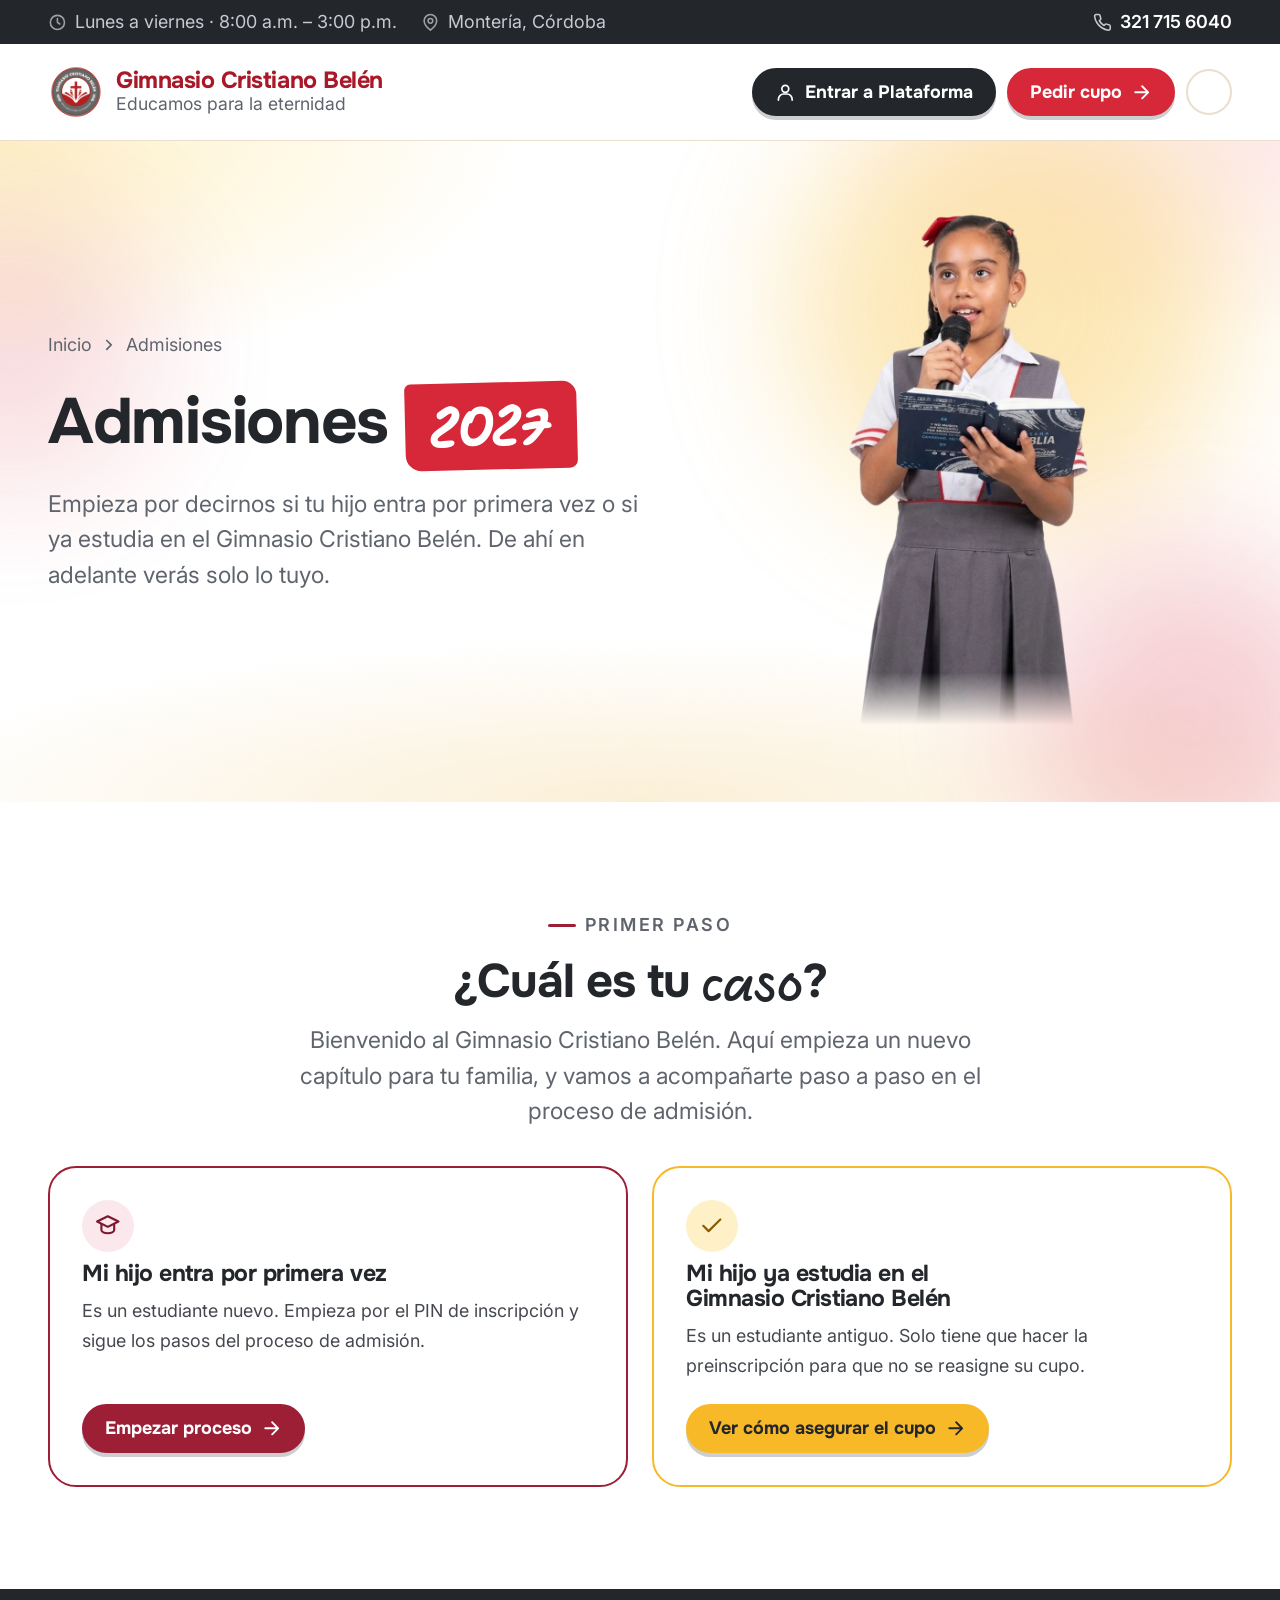
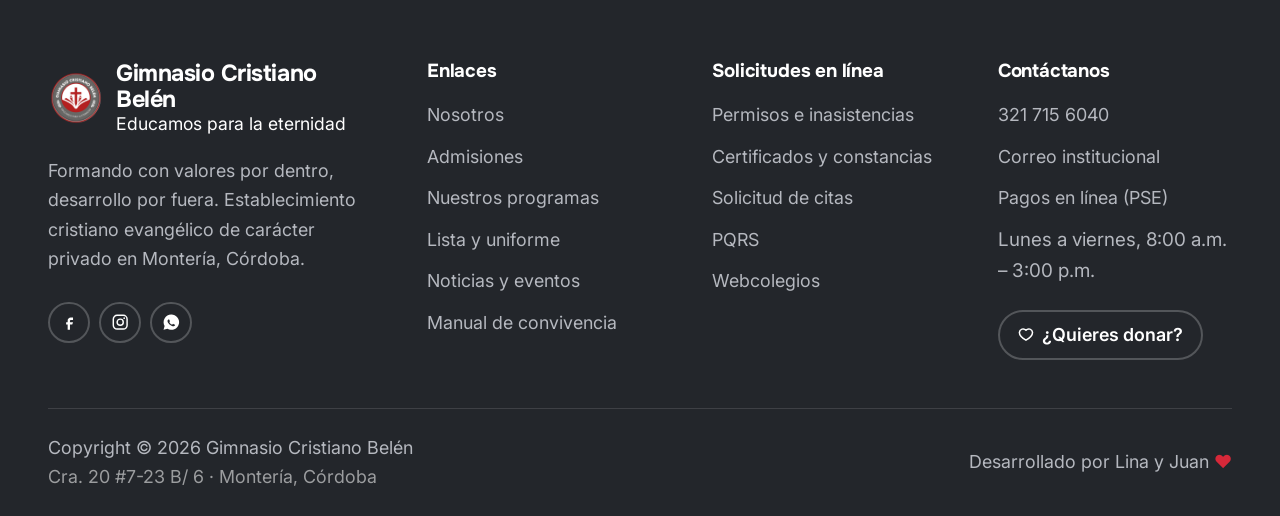
<file: admisiones.html>
<!doctype html>
<html lang="es-CO">
<head>
<meta charset="utf-8">
<meta name="viewport" content="width=device-width, initial-scale=1">
<title>Admisiones 2027 — Gimnasio Cristiano Belén</title>
<meta name="description" content="Proceso de admisión 2027 del Gimnasio Cristiano Belén, Montería: pasos para estudiantes nuevos y antiguos, documentos y fechas.">
<meta name="theme-color" content="#d62839">
<link rel="icon" href="assets/img/logo_colegio_belen-256.png" type="image/png">

<meta property="og:type" content="website">
<meta property="og:locale" content="es_CO">
<meta property="og:title" content="Admisiones 2027 — Gimnasio Cristiano Belén">
<meta property="og:description" content="Cómo entrar al Gimnasio Cristiano Belén: pasos, documentos y fechas del proceso de admisión 2027.">
<meta property="og:image" content="assets/img/estudiantepreescolar.png">

<link rel="preconnect" href="https://fonts.googleapis.com">
<link rel="preconnect" href="https://fonts.gstatic.com" crossorigin>
<link rel="stylesheet" href="assets/css/fonts.css">
<link rel="stylesheet" href="assets/css/tokens.css">
<link rel="stylesheet" href="assets/css/base.css">
<link rel="stylesheet" href="assets/css/motion.css">
<link rel="stylesheet" href="assets/css/layout.css">
<link rel="stylesheet" href="assets/css/paginas.css">
</head>


<body>
<a class="skip" href="#contenido">Saltar al contenido</a>

<!-- ============================================================
     BARRA SUPERIOR
     ============================================================ -->
<div class="topbar">
  <div class="shell topbar__inner">
    <span class="topbar__item">
      <svg viewBox="0 0 24 24" fill="none" stroke="currentColor" stroke-width="2" stroke-linecap="round" stroke-linejoin="round" aria-hidden="true"><circle cx="12" cy="12" r="9"/><path d="M12 7v5l3 2"/></svg>
      <span class="topbar__hours-long">Lunes a viernes · 8:00 a.m. – 3:00 p.m.</span>
      <span class="topbar__hours-short"><span class="topbar__dias">Lun – Vie · </span>8:00 a.m. – 3:00 p.m.</span>
    </span>
    <!-- TODO: reemplazar por la dirección exacta de la sede -->
    <span class="topbar__item topbar__item--hide">
      <svg viewBox="0 0 24 24" fill="none" stroke="currentColor" stroke-width="2" stroke-linecap="round" stroke-linejoin="round" aria-hidden="true"><path d="M20 10c0 6-8 12-8 12s-8-6-8-12a8 8 0 0 1 16 0Z"/><circle cx="12" cy="10" r="3"/></svg>
      Montería, Córdoba
    </span>
    <a class="topbar__item topbar__phone" href="tel:+573217156040">
      <svg viewBox="0 0 24 24" fill="none" stroke="currentColor" stroke-width="2" stroke-linecap="round" stroke-linejoin="round" aria-hidden="true"><path d="M22 16.9v3a2 2 0 0 1-2.2 2 19.8 19.8 0 0 1-8.6-3.1 19.5 19.5 0 0 1-6-6A19.8 19.8 0 0 1 2.1 4.2 2 2 0 0 1 4.1 2h3a2 2 0 0 1 2 1.7c.1 1 .4 1.9.7 2.8a2 2 0 0 1-.5 2.1L8.1 9.9a16 16 0 0 0 6 6l1.3-1.3a2 2 0 0 1 2.1-.4c.9.3 1.8.6 2.8.7a2 2 0 0 1 1.7 2Z"/></svg>
      321 715 6040
    </a>
  </div>
</div>

<!-- ============================================================
     CABECERA
     Igual que la del index. Solo cambian los destinos: los anclajes
     de la portada llevan ahora el prefijo index.html.
     ============================================================ -->
<header class="masthead">
  <div class="shell masthead__inner">
    <a class="brand" href="index.html">
      <img src="assets/img/logo_colegio_belen-256.png" alt="" width="56" height="56">
      <span>
        <span class="brand__name">Gimnasio Cristiano Belén</span>
        <span class="brand__tag">Educamos para la eternidad</span>
      </span>
    </a>

    <div class="masthead__actions">
      <a class="btn btn--ink btn--sm btn--plataforma" href="https://www.servidor2.webcolegios.com/cristianobelen" target="_blank" rel="noopener">
        <svg viewBox="0 0 24 24" fill="none" stroke="currentColor" stroke-width="2" stroke-linecap="round" stroke-linejoin="round" aria-hidden="true"><circle cx="12" cy="8" r="4"/><path d="M4 21v-1a6 6 0 0 1 6-6h4a6 6 0 0 1 6 6v1"/></svg>
        Entrar a Plataforma
      </a>
      <a class="btn btn--sm" href="index.html#admisiones">
        Pedir cupo
        <svg class="arrow" viewBox="0 0 24 24" fill="none" stroke="currentColor" stroke-width="2.2" stroke-linecap="round" stroke-linejoin="round" aria-hidden="true"><path d="M5 12h14M13 5l7 7-7 7"/></svg>
      </a>
      <button class="burger" type="button" aria-expanded="false" aria-controls="menu-movil" aria-label="Abrir el menú">
        <span></span><span></span><span></span>
      </button>
    </div>
  </div>

  <nav class="shell navbar" aria-label="Principal">
    <div class="navwrap">
      <ul class="menu">
        <li class="menu__item"><a class="menu__link" href="index.html">Inicio</a></li>
        <!-- Página actual: se marca a mano. initScrollSpy() solo observa
             enlaces que empiezan por "#", así que no lo sobrescribe. -->
        <li class="menu__item"><a class="menu__link" href="nosotros.html">Nosotros</a></li>
        <li class="menu__item"><a class="menu__link" href="admisiones.html" aria-current="page">Admisiones</a></li>
        <li class="menu__item menu__item--has-menu">
          <button class="menu__link" type="button" aria-expanded="false">
            Guía escolar
            <svg class="caret" viewBox="0 0 24 24" fill="none" stroke="currentColor" stroke-width="2.4" stroke-linecap="round" stroke-linejoin="round" aria-hidden="true"><path d="m6 9 6 6 6-6"/></svg>
          </button>
          <div class="dropdown">
            <a href="lista-uniforme.html">Lista y uniforme</a>
            <a href="calendario-academico.html">Calendario académico</a>
            <a href="noticias-eventos.html">Noticias y eventos</a>
            <a href="assets/docs/manual-convivencia-2026.pdf" target="_blank" rel="noopener">Manual de convivencia</a>
            <hr>
            <p class="dropdown__head">Para las familias</p>
            <a href="https://www.servidor2.webcolegios.com/cristianobelen" target="_blank" rel="noopener">Webcolegios</a>
            <a href="https://www.psepagos.co/PSEHostingUI/ShowTicketOffice.aspx?ID=7633" target="_blank" rel="noopener">Pagos en línea (PSE)</a>
          </div>
        </li>
        <li class="menu__item"><a class="menu__link" href="solicitudes.html">Solicitudes en línea</a></li>
        <li class="menu__item"><a class="menu__link" href="donaciones.html">Donaciones</a></li>
<li class="menu__item"><a class="menu__link" href="preguntas-frecuentes.html">Preguntas frecuentes <svg class="menu__icono" viewBox="0 0 24 24" fill="none" stroke="currentColor" stroke-width="2" stroke-linecap="round" stroke-linejoin="round" aria-hidden="true"><circle cx="12" cy="12" r="9"/><path d="M9.5 9.3a2.6 2.6 0 0 1 5 .9c0 1.7-2.5 2.2-2.5 3.8M12 17.2h.01"/></svg></a></li>
      </ul>
    </div>
  </nav>
</header>

<div class="mobile-menu" id="menu-movil">
  <a href="index.html">Inicio</a>
  <a href="nosotros.html">Nosotros</a>
  <a href="admisiones.html" aria-current="page">Admisiones</a>
  <details>
    <summary>Guía escolar</summary>
    <div class="mobile-menu__sub">
      <a href="lista-uniforme.html">Lista y uniforme</a>
      <a href="calendario-academico.html">Calendario académico</a>
      <a href="noticias-eventos.html">Noticias y eventos</a>
      <a href="assets/docs/manual-convivencia-2026.pdf" target="_blank" rel="noopener">Manual de convivencia</a>
      <a href="https://www.psepagos.co/PSEHostingUI/ShowTicketOffice.aspx?ID=7633" target="_blank" rel="noopener">Pagos en línea (PSE)</a>
    </div>
  </details>
  <a href="solicitudes.html">Solicitudes en línea</a>
  <a href="donaciones.html">Donaciones</a>
  <a href="preguntas-frecuentes.html">Preguntas frecuentes</a>
  <div class="mobile-menu__foot">
    <a class="btn btn--block btn--latido" href="admisiones.html">Toca aquí para pedir un cupo</a>
    <a class="btn btn--ink btn--block" href="https://www.servidor2.webcolegios.com/cristianobelen" target="_blank" rel="noopener">Toca aquí para entrar a la Plataforma</a>
  </div>
</div>

<main id="contenido">

<!-- ============================================================
     CABECERA DE PÁGINA
     ============================================================ -->
<section class="pagehead">
  <span class="pagehead__blob pagehead__blob--1" aria-hidden="true"></span>
  <span class="pagehead__blob pagehead__blob--2" aria-hidden="true"></span>
  <span class="pagehead__blob pagehead__blob--3" aria-hidden="true"></span>

  <div class="shell pagehead__inner">
    <div class="pagehead__body">
      <nav class="crumbs reveal" aria-label="Migas de pan">
        <a href="index.html">Inicio</a>
        <svg viewBox="0 0 24 24" fill="none" stroke="currentColor" stroke-width="2.2" stroke-linecap="round" stroke-linejoin="round" aria-hidden="true"><path d="m9 6 6 6-6 6"/></svg>
        <span>Admisiones</span>
      </nav>

      <h1 class="pagehead__title reveal" style="--i:1">
        Admisiones <span class="mark">2027</span>
      </h1>

      <p class="lede reveal" style="--i:2">
        Empieza por decirnos si tu hijo entra por primera vez o si ya estudia
        en el Gimnasio Cristiano Belén. De ahí en adelante verás solo lo tuyo.
      </p>

    </div>

    <div class="pagehead__media reveal-img" style="--i:2">
      <img src="assets/img/primaria-estudiante.webp" alt="Estudiante de primaria del Gimnasio Cristiano Belén leyendo la Biblia frente al micrófono" width="1154" height="1154" fetchpriority="high" decoding="async">
    </div>
  </div>
</section>

<!-- ============================================================
     LA PREGUNTA
     La página no lleva más contenido a propósito. El proceso de un
     estudiante nuevo y el de uno antiguo no se parecen en nada, así que
     aquí solo se elige y cada camino vive en su propia página.
     ============================================================ -->
<section class="section" id="empezar">
  <div class="shell">
    <div class="section__head section__head--tight reveal">
      <p class="eyebrow eyebrow--turquesa">Primer paso</p>
      <h2>¿Cuál es tu <span class="hand">caso</span>?</h2>
      <p class="lede">
        Bienvenido al Gimnasio Cristiano Belén. Aquí empieza un nuevo capítulo
        para tu familia, y
        vamos a acompañarte paso a paso en el proceso de admisión.
      </p>
    </div>

    <div class="eleccion reveal">
      <article class="eleccion__card eleccion__card--nuevo">
        <span class="eleccion__icon" aria-hidden="true">
          <svg viewBox="0 0 24 24" fill="none" stroke="currentColor" stroke-width="2" stroke-linecap="round" stroke-linejoin="round"><path d="M12 3 2 8l10 5 10-5-10-5Z"/><path d="M6 10.5V16c0 1.7 2.7 3 6 3s6-1.3 6-3v-5.5"/></svg>
        </span>
        <h3>Mi hijo entra por primera vez</h3>
        <p>
          Es un estudiante nuevo. Empieza por el PIN de inscripción y sigue
          los pasos del proceso de admisión.
        </p>
        <p class="eleccion__pie">
          <a class="btn btn--turquesa btn--sm" href="admisiones-nuevos.html">
            Empezar proceso
            <svg class="arrow" viewBox="0 0 24 24" fill="none" stroke="currentColor" stroke-width="2.2" stroke-linecap="round" stroke-linejoin="round" aria-hidden="true"><path d="M5 12h14M13 5l7 7-7 7"/></svg>
          </a>
        </p>
      </article>

      <article class="eleccion__card eleccion__card--antiguo">
        <span class="eleccion__icon" aria-hidden="true">
          <svg viewBox="0 0 24 24" fill="none" stroke="currentColor" stroke-width="2" stroke-linecap="round" stroke-linejoin="round"><path d="M20 6 9 17l-5-5"/></svg>
        </span>
        <h3>Mi hijo ya estudia en el Gimnasio Cristiano Belén</h3>
        <p>
          Es un estudiante antiguo. Solo tiene que hacer la preinscripción para
          que no se reasigne su cupo.
        </p>
        <p class="eleccion__pie">
          <a class="btn btn--mostaza btn--sm" href="admisiones-antiguos.html">
            Ver cómo asegurar el cupo
            <svg class="arrow" viewBox="0 0 24 24" fill="none" stroke="currentColor" stroke-width="2.2" stroke-linecap="round" stroke-linejoin="round" aria-hidden="true"><path d="M5 12h14M13 5l7 7-7 7"/></svg>
          </a>
        </p>
      </article>
    </div>
  </div>
</section>

</main>




<!-- ============================================================
     PIE
     ============================================================ -->
<footer class="footer">
  <div class="shell">
    <div class="footer__top">
      <div>
        <div class="brand">
          <img src="assets/img/logo_colegio_belen-256.png" alt="" width="56" height="56">
          <span>
            <span class="brand__name">Gimnasio Cristiano Belén</span>
            <span class="brand__tag">Educamos para la eternidad</span>
          </span>
        </div>
        <p class="footer__about">
          Formando con valores por dentro, desarrollo por fuera. Establecimiento
          cristiano evangélico de carácter privado en Montería, Córdoba.
        </p>
        <div class="socials">
          <a href="https://www.facebook.com/gimnasiocristianobelen" target="_blank" rel="noopener" aria-label="Facebook"><svg viewBox="0 0 24 24" fill="currentColor" aria-hidden="true"><path d="M14 9h3V6h-3c-2.2 0-4 1.8-4 4v2H8v3h2v7h3v-7h3l1-3h-4v-2c0-.6.4-1 1-1Z"/></svg></a>
          <a href="https://www.instagram.com/gimnasiocristianobelen/" target="_blank" rel="noopener" aria-label="Instagram"><svg viewBox="0 0 24 24" fill="none" stroke="currentColor" stroke-width="1.9" aria-hidden="true"><rect x="3" y="3" width="18" height="18" rx="5"/><circle cx="12" cy="12" r="4"/><circle cx="17.2" cy="6.8" r="1.1" fill="currentColor" stroke="none"/></svg></a>
          <a href="https://wa.me/message/7YWCVETQ3TKVC1" target="_blank" rel="noopener" aria-label="WhatsApp"><svg viewBox="0 0 24 24" fill="currentColor" aria-hidden="true"><path d="M12 2a10 10 0 0 0-8.6 15L2 22l5.2-1.4A10 10 0 1 0 12 2Zm5.3 14.1c-.2.6-1.3 1.2-1.8 1.2-.5.1-1 .1-1.7-.1-.4-.1-.9-.3-1.5-.6a11.3 11.3 0 0 1-4.4-4c-.3-.5-.7-1.2-.7-2.2s.5-1.5.7-1.7c.2-.2.4-.3.6-.3h.5c.2 0 .4 0 .5.4l.7 1.7c.1.1.1.3 0 .5l-.3.4-.3.3c-.1.1-.2.3 0 .5.2.3.7 1.1 1.4 1.8.9.8 1.7 1 2 1.2.2.1.4.1.5-.1l.7-.8c.2-.2.3-.2.5-.1l1.6.8c.2.1.4.2.4.3.1.2.1.6 0 1Z"/></svg></a>
        </div>
      </div>

      <div>
        <h4>Enlaces</h4>
        <ul class="footer__links">
          <li><a href="nosotros.html">Nosotros</a></li>
          <li><a href="admisiones.html">Admisiones</a></li>
          <li><a href="index.html#programas">Nuestros programas</a></li>
          <li><a href="lista-uniforme.html">Lista y uniforme</a></li>
          <li><a href="noticias-eventos.html">Noticias y eventos</a></li>
          <li><a href="assets/docs/manual-convivencia-2026.pdf" target="_blank" rel="noopener">Manual de convivencia</a></li>
        </ul>
      </div>

      <div id="solicitudes">
        <h4><a href="solicitudes.html">Solicitudes en línea</a></h4>
        <ul class="footer__links">
          <!-- REVISAR: el colegio solo tiene URL pública para la solicitud de
               citas; los demás trámites se canalizan por WhatsApp y correo. -->
          <li><a href="https://wa.me/message/7YWCVETQ3TKVC1" target="_blank" rel="noopener">Permisos e inasistencias</a></li>
          <li><a href="https://wa.me/message/7YWCVETQ3TKVC1" target="_blank" rel="noopener">Certificados y constancias</a></li>
          <li><a href="https://docs.google.com/forms/d/e/1FAIpQLSfktVcPh3qPJSOV4INPRyshr9utwn-ykQxyAY7E8_elnt7wIQ/viewform" target="_blank" rel="noopener">Solicitud de citas</a></li>
          <li><a href="https://wa.me/message/7YWCVETQ3TKVC1" target="_blank" rel="noopener">PQRS</a></li>
          <li><a href="https://www.servidor2.webcolegios.com/cristianobelen" target="_blank" rel="noopener">Webcolegios</a></li>
        </ul>
      </div>

      <div id="donaciones">
        <h4>Contáctanos</h4>
        <ul class="footer__links">
          <li><a href="tel:+573217156040">321 715 6040</a></li>
          <li><a href="mailto:contacto@gimnasiocristianobelen.edu.co">Correo institucional</a></li>
          <li><a href="https://www.psepagos.co/PSEHostingUI/ShowTicketOffice.aspx?ID=7633" target="_blank" rel="noopener">Pagos en línea (PSE)</a></li>
          <li>Lunes a viernes, 8:00 a.m. – 3:00 p.m.</li>
        </ul>
        <div class="footer__pills">
          <a class="footer__pill" href="donaciones.html">
            <svg viewBox="0 0 24 24" fill="none" stroke="currentColor" stroke-width="2" stroke-linecap="round" stroke-linejoin="round" aria-hidden="true"><path d="M20.8 8.6a5 5 0 0 0-8.8-2.9 5 5 0 0 0-8.8 2.9c0 5.2 8.8 10.4 8.8 10.4s8.8-5.2 8.8-10.4Z"/></svg>
            ¿Quieres donar?
          </a>
        </div>
      </div>
    </div>

    <div class="footer__bottom">
      <p>
        Copyright © <span data-year>2026</span> Gimnasio Cristiano Belén<br>
        <span class="footer__sede">Cra. 20 #7-23 B/ 6 · Montería, Córdoba</span>
      </p>
      <p>Desarrollado por Lina y Juan <span class="heart" aria-hidden="true">♥</span></p>
    </div>
  </div>
</footer>

<a class="wa-fab" href="https://wa.me/message/7YWCVETQ3TKVC1" target="_blank" rel="noopener">
  <svg viewBox="0 0 24 24" fill="currentColor" aria-hidden="true"><path d="M12 2a10 10 0 0 0-8.6 15L2 22l5.2-1.4A10 10 0 1 0 12 2Zm5.3 14.1c-.2.6-1.3 1.2-1.8 1.2-.5.1-1 .1-1.7-.1-.4-.1-.9-.3-1.5-.6a11.3 11.3 0 0 1-4.4-4c-.3-.5-.7-1.2-.7-2.2s.5-1.5.7-1.7c.2-.2.4-.3.6-.3h.5c.2 0 .4 0 .5.4l.7 1.7c.1.1.1.3 0 .5l-.3.4-.3.3c-.1.1-.2.3 0 .5.2.3.7 1.1 1.4 1.8.9.8 1.7 1 2 1.2.2.1.4.1.5-.1l.7-.8c.2-.2.3-.2.5-.1l1.6.8c.2.1.4.2.4.3.1.2.1.6 0 1Z"/></svg>
  <span class="wa-fab__texto">Escríbenos<span class="sr-only"> por WhatsApp</span></span>
</a>
<script src="assets/js/motion.js" defer></script>
<script src="assets/js/main.js" defer></script>
</body>
</html>
</file>
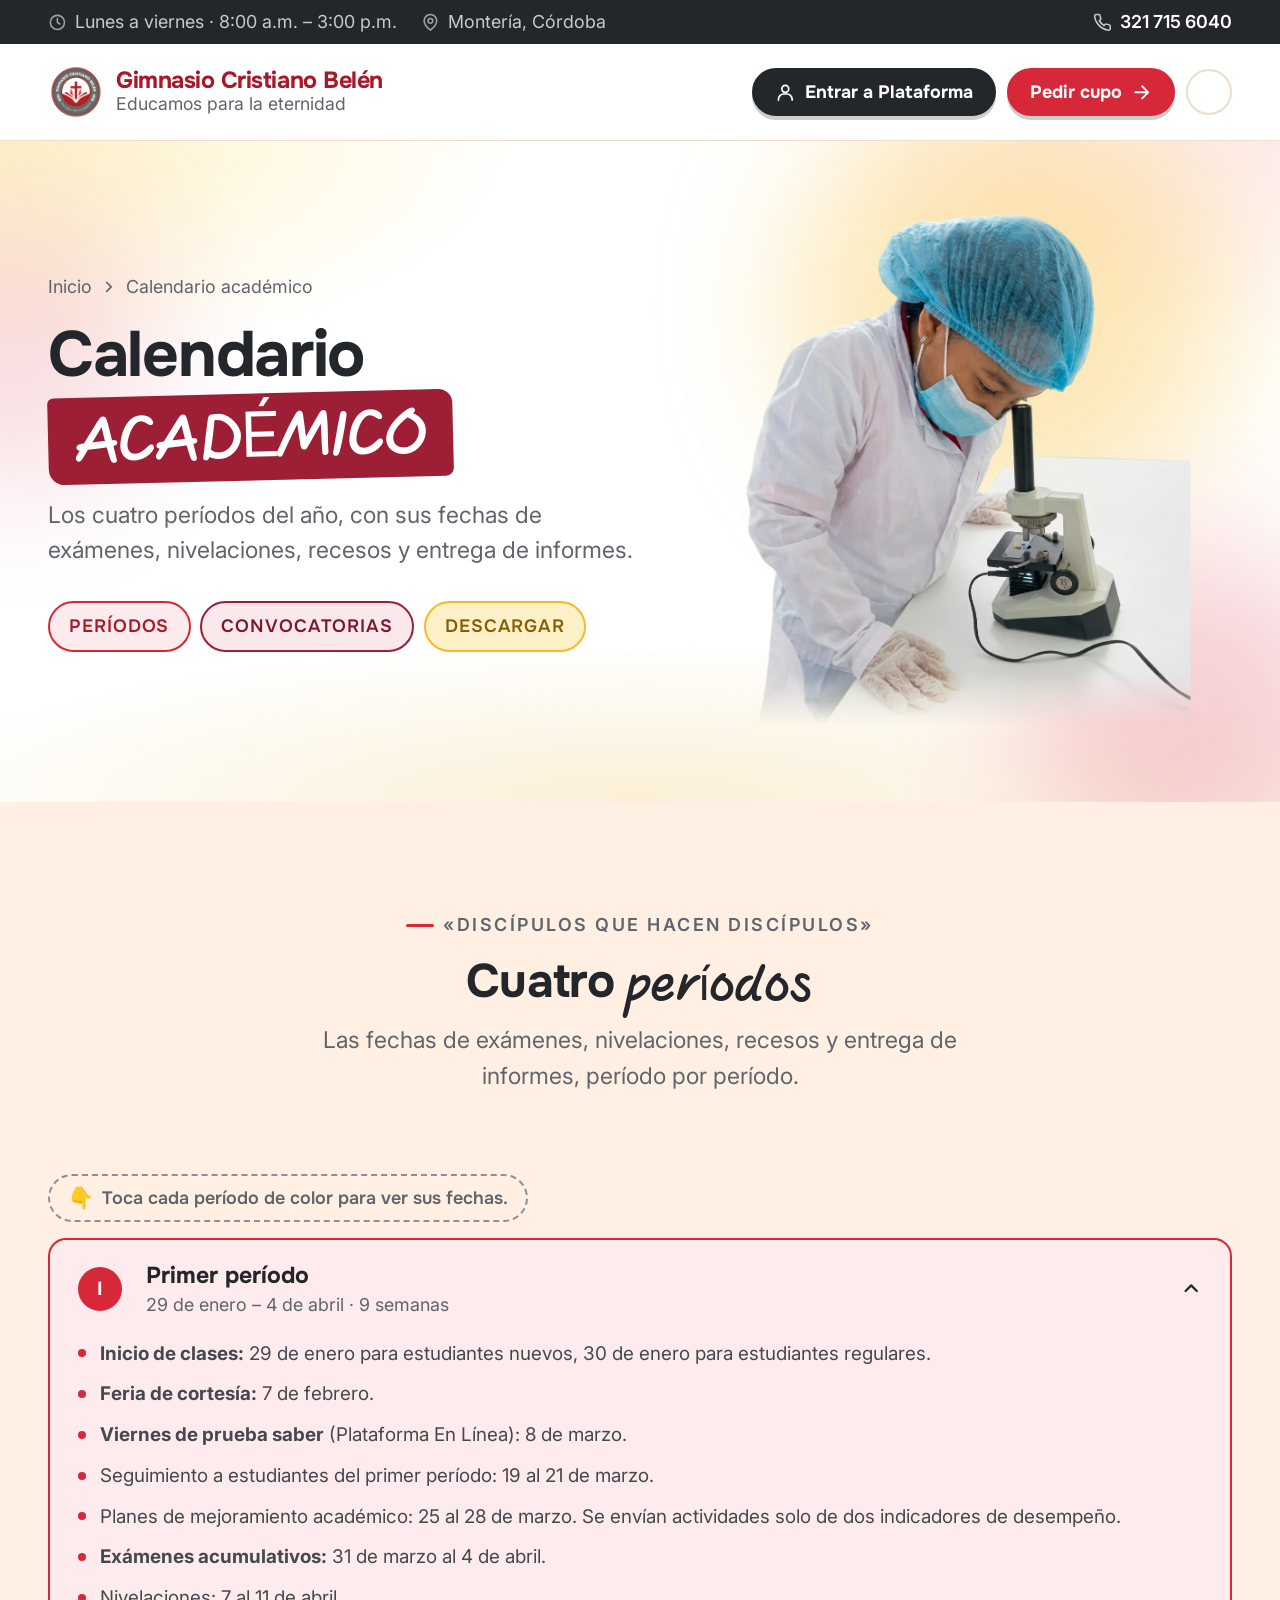
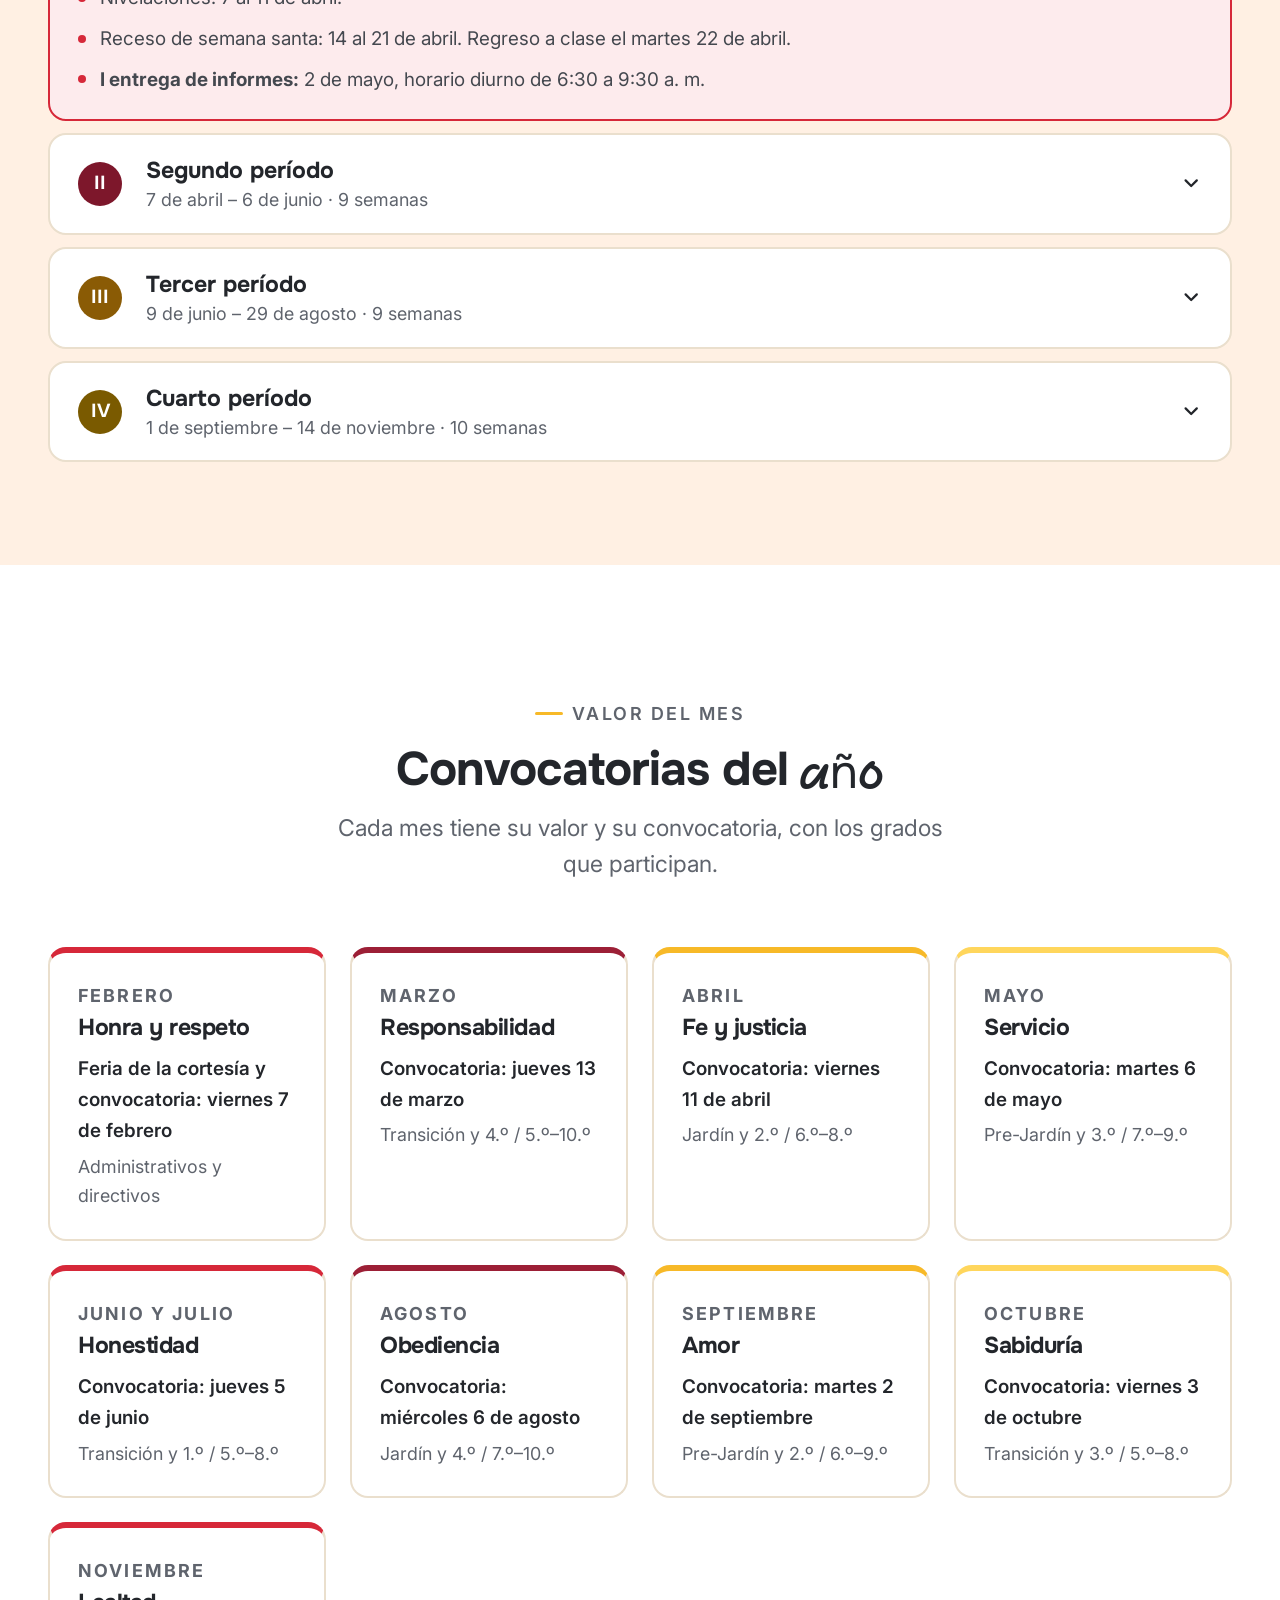
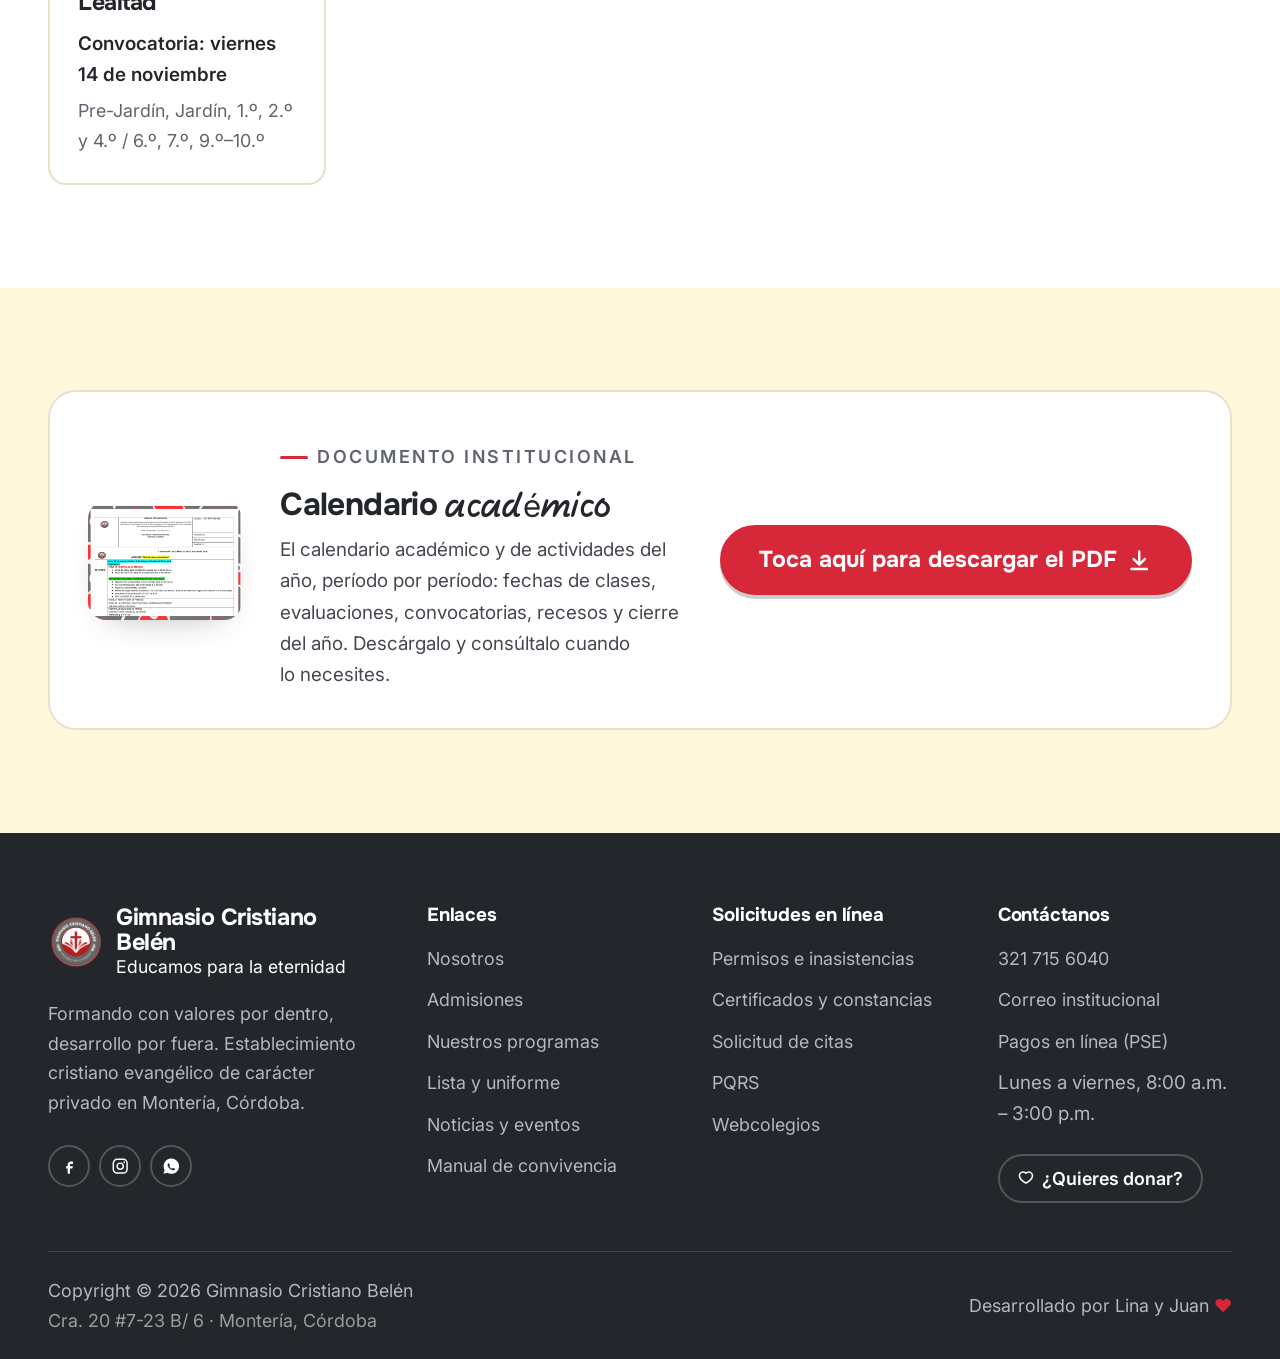
<file: calendario-academico.html>
<!doctype html>
<html lang="es-CO">
<head>
<meta charset="utf-8">
<meta name="viewport" content="width=device-width, initial-scale=1">
<title>Calendario académico — Gimnasio Cristiano Belén</title>
<meta name="description" content="Períodos académicos, exámenes, nivelaciones, recesos, entrega de informes y convocatorias del Gimnasio Cristiano Belén, Montería.">
<meta name="theme-color" content="#d62839">
<link rel="icon" href="assets/img/logo_colegio_belen-256.png" type="image/png">

<meta property="og:type" content="website">
<meta property="og:locale" content="es_CO">
<meta property="og:title" content="Calendario académico — Gimnasio Cristiano Belén">
<meta property="og:description" content="Los cuatro períodos del año con sus fechas de exámenes, recesos y entrega de informes.">
<meta property="og:image" content="assets/img/estudiantesbelen.png">

<link rel="preconnect" href="https://fonts.googleapis.com">
<link rel="preconnect" href="https://fonts.gstatic.com" crossorigin>
<link rel="stylesheet" href="assets/css/fonts.css">
<link rel="stylesheet" href="assets/css/tokens.css">
<link rel="stylesheet" href="assets/css/base.css">
<link rel="stylesheet" href="assets/css/motion.css">
<link rel="stylesheet" href="assets/css/layout.css">
<link rel="stylesheet" href="assets/css/paginas.css">
</head>

<body>
<a class="skip" href="#contenido">Saltar al contenido</a>

<!-- ============================================================
     BARRA SUPERIOR
     ============================================================ -->
<div class="topbar">
  <div class="shell topbar__inner">
    <span class="topbar__item">
      <svg viewBox="0 0 24 24" fill="none" stroke="currentColor" stroke-width="2" stroke-linecap="round" stroke-linejoin="round" aria-hidden="true"><circle cx="12" cy="12" r="9"/><path d="M12 7v5l3 2"/></svg>
      <span class="topbar__hours-long">Lunes a viernes · 8:00 a.m. – 3:00 p.m.</span>
      <span class="topbar__hours-short"><span class="topbar__dias">Lun – Vie · </span>8:00 a.m. – 3:00 p.m.</span>
    </span>
    <!-- TODO: reemplazar por la dirección exacta de la sede -->
    <span class="topbar__item topbar__item--hide">
      <svg viewBox="0 0 24 24" fill="none" stroke="currentColor" stroke-width="2" stroke-linecap="round" stroke-linejoin="round" aria-hidden="true"><path d="M20 10c0 6-8 12-8 12s-8-6-8-12a8 8 0 0 1 16 0Z"/><circle cx="12" cy="10" r="3"/></svg>
      Montería, Córdoba
    </span>
    <a class="topbar__item topbar__phone" href="tel:+573217156040">
      <svg viewBox="0 0 24 24" fill="none" stroke="currentColor" stroke-width="2" stroke-linecap="round" stroke-linejoin="round" aria-hidden="true"><path d="M22 16.9v3a2 2 0 0 1-2.2 2 19.8 19.8 0 0 1-8.6-3.1 19.5 19.5 0 0 1-6-6A19.8 19.8 0 0 1 2.1 4.2 2 2 0 0 1 4.1 2h3a2 2 0 0 1 2 1.7c.1 1 .4 1.9.7 2.8a2 2 0 0 1-.5 2.1L8.1 9.9a16 16 0 0 0 6 6l1.3-1.3a2 2 0 0 1 2.1-.4c.9.3 1.8.6 2.8.7a2 2 0 0 1 1.7 2Z"/></svg>
      321 715 6040
    </a>
  </div>
</div>

<!-- ============================================================
     CABECERA
     Igual que la del index. Solo cambian los destinos: los anclajes
     de la portada llevan ahora el prefijo index.html.
     ============================================================ -->
<header class="masthead">
  <div class="shell masthead__inner">
    <a class="brand" href="index.html">
      <img src="assets/img/logo_colegio_belen-256.png" alt="" width="56" height="56">
      <span>
        <span class="brand__name">Gimnasio Cristiano Belén</span>
        <span class="brand__tag">Educamos para la eternidad</span>
      </span>
    </a>

    <div class="masthead__actions">
      <a class="btn btn--ink btn--sm btn--plataforma" href="https://www.servidor2.webcolegios.com/cristianobelen" target="_blank" rel="noopener">
        <svg viewBox="0 0 24 24" fill="none" stroke="currentColor" stroke-width="2" stroke-linecap="round" stroke-linejoin="round" aria-hidden="true"><circle cx="12" cy="8" r="4"/><path d="M4 21v-1a6 6 0 0 1 6-6h4a6 6 0 0 1 6 6v1"/></svg>
        Entrar a Plataforma
      </a>
      <a class="btn btn--sm" href="index.html#admisiones">
        Pedir cupo
        <svg class="arrow" viewBox="0 0 24 24" fill="none" stroke="currentColor" stroke-width="2.2" stroke-linecap="round" stroke-linejoin="round" aria-hidden="true"><path d="M5 12h14M13 5l7 7-7 7"/></svg>
      </a>
      <button class="burger" type="button" aria-expanded="false" aria-controls="menu-movil" aria-label="Abrir el menú">
        <span></span><span></span><span></span>
      </button>
    </div>
  </div>

  <nav class="shell navbar" aria-label="Principal">
    <div class="navwrap">
      <ul class="menu">
        <li class="menu__item"><a class="menu__link" href="index.html">Inicio</a></li>
        <!-- Página actual: se marca a mano. initScrollSpy() solo observa
             enlaces que empiezan por "#", así que no lo sobrescribe. -->
        <li class="menu__item"><a class="menu__link" href="nosotros.html">Nosotros</a></li>
        <li class="menu__item"><a class="menu__link" href="admisiones.html">Admisiones</a></li>
        <li class="menu__item menu__item--has-menu">
          <button class="menu__link" type="button" aria-expanded="false" aria-current="page">
            Guía escolar
            <svg class="caret" viewBox="0 0 24 24" fill="none" stroke="currentColor" stroke-width="2.4" stroke-linecap="round" stroke-linejoin="round" aria-hidden="true"><path d="m6 9 6 6 6-6"/></svg>
          </button>
          <div class="dropdown">
            <a href="lista-uniforme.html">Lista y uniforme</a>
            <a href="calendario-academico.html" aria-current="page">Calendario académico</a>
            <a href="noticias-eventos.html">Noticias y eventos</a>
            <a href="assets/docs/manual-convivencia-2026.pdf" target="_blank" rel="noopener">Manual de convivencia</a>
            <hr>
            <p class="dropdown__head">Para las familias</p>
            <a href="https://www.servidor2.webcolegios.com/cristianobelen" target="_blank" rel="noopener">Webcolegios</a>
            <a href="https://www.psepagos.co/PSEHostingUI/ShowTicketOffice.aspx?ID=7633" target="_blank" rel="noopener">Pagos en línea (PSE)</a>
          </div>
        </li>
        <li class="menu__item"><a class="menu__link" href="solicitudes.html">Solicitudes en línea</a></li>
        <li class="menu__item"><a class="menu__link" href="donaciones.html">Donaciones</a></li>
<li class="menu__item"><a class="menu__link" href="preguntas-frecuentes.html">Preguntas frecuentes <svg class="menu__icono" viewBox="0 0 24 24" fill="none" stroke="currentColor" stroke-width="2" stroke-linecap="round" stroke-linejoin="round" aria-hidden="true"><circle cx="12" cy="12" r="9"/><path d="M9.5 9.3a2.6 2.6 0 0 1 5 .9c0 1.7-2.5 2.2-2.5 3.8M12 17.2h.01"/></svg></a></li>
      </ul>
    </div>
  </nav>
</header>

<div class="mobile-menu" id="menu-movil">
  <a href="index.html">Inicio</a>
  <a href="nosotros.html">Nosotros</a>
  <a href="admisiones.html">Admisiones</a>
  <details>
    <summary aria-current="page">Guía escolar</summary>
    <div class="mobile-menu__sub">
      <a href="lista-uniforme.html">Lista y uniforme</a>
      <a href="calendario-academico.html" aria-current="page">Calendario académico</a>
      <a href="noticias-eventos.html">Noticias y eventos</a>
      <a href="assets/docs/manual-convivencia-2026.pdf" target="_blank" rel="noopener">Manual de convivencia</a>
      <a href="https://www.psepagos.co/PSEHostingUI/ShowTicketOffice.aspx?ID=7633" target="_blank" rel="noopener">Pagos en línea (PSE)</a>
    </div>
  </details>
  <a href="solicitudes.html">Solicitudes en línea</a>
  <a href="donaciones.html">Donaciones</a>
  <a href="preguntas-frecuentes.html">Preguntas frecuentes</a>
  <div class="mobile-menu__foot">
    <a class="btn btn--block btn--latido" href="admisiones.html">Toca aquí para pedir un cupo</a>
    <a class="btn btn--ink btn--block" href="https://www.servidor2.webcolegios.com/cristianobelen" target="_blank" rel="noopener">Toca aquí para entrar a la Plataforma</a>
  </div>
</div>


<main id="contenido">

<!-- ============================================================
     CABECERA DE PÁGINA
     ============================================================ -->
<section class="pagehead">
  <span class="pagehead__blob pagehead__blob--1" aria-hidden="true"></span>
  <span class="pagehead__blob pagehead__blob--2" aria-hidden="true"></span>
  <span class="pagehead__blob pagehead__blob--3" aria-hidden="true"></span>

  <div class="shell pagehead__inner">
    <div class="pagehead__body">
      <nav class="crumbs reveal" aria-label="Migas de pan">
        <a href="index.html">Inicio</a>
        <svg viewBox="0 0 24 24" fill="none" stroke="currentColor" stroke-width="2.2" stroke-linecap="round" stroke-linejoin="round" aria-hidden="true"><path d="m9 6 6 6-6 6"/></svg>
        <span>Calendario académico</span>
      </nav>

      <h1 class="pagehead__title reveal" style="--i:1">
        Calendario <span class="mark mark--turquesa">ACADÉMICO</span>
      </h1>

      <p class="lede reveal" style="--i:2">
        Los cuatro períodos del año, con sus fechas de exámenes, nivelaciones,
        recesos y entrega de informes.
      </p>

      <ul class="chips reveal" style="--i:3">
        <li><a class="chip chip--rojo" href="#periodos">Períodos</a></li>
        <li><a class="chip chip--turquesa" href="#convocatorias">Convocatorias</a></li>
        <li><a class="chip chip--mostaza" href="#laminas">Descargar</a></li>
      </ul>
    </div>

    <div class="pagehead__media reveal-img" style="--i:2">
      <img src="assets/img/calendario-laboratorio.webp" alt="Estudiante del Gimnasio Cristiano Belén con bata y gorro mirando por un microscopio en el laboratorio" width="1165" height="1165" fetchpriority="high" decoding="async">
    </div>
  </div>
</section>

<!-- ============================================================
     PERÍODOS ACADÉMICOS
     Transcripción del calendario publicado por el colegio. El lema del
     año y todas las fechas vienen de esas láminas.
     ============================================================ -->
<section class="section section--azul" id="periodos">
  <div class="shell">
    <div class="section__head reveal">
      <p class="eyebrow">«Discípulos que hacen discípulos»</p>
      <h2>Cuatro <span class="hand">períodos</span></h2>
      <p class="lede">
        Las fechas de exámenes, nivelaciones, recesos y entrega de informes,
        período por período.
      </p>
    </div>

    <p class="pista pista--abajo">Toca cada período de color para ver sus fechas.</p>
    <div class="periodos reveal">
      <article class="periodo periodo--rojo is-open">
        <h3>
          <button class="periodo__head" type="button" aria-expanded="true" aria-controls="periodo-1">
            <span class="periodo__num">I</span>
            <span class="periodo__title">
              Primer período
              <span class="periodo__dates">29 de enero – 4 de abril · 9 semanas</span>
            </span>
            <svg class="periodo__caret" viewBox="0 0 24 24" fill="none" stroke="currentColor" stroke-width="2.4" stroke-linecap="round" stroke-linejoin="round" aria-hidden="true"><path d="m6 9 6 6 6-6"/></svg>
          </button>
        </h3>
        <div class="periodo__panel" id="periodo-1"><div>
          <ul class="periodo__list">
            <li><b>Inicio de clases:</b> 29 de enero para estudiantes nuevos, 30 de enero para estudiantes regulares.</li>
            <li><b>Feria de cortesía:</b> 7 de febrero.</li>
            <li><b>Viernes de prueba saber</b> (Plataforma En Línea): 8 de marzo.</li>
            <li>Seguimiento a estudiantes del primer período: 19 al 21 de marzo.</li>
            <li>Planes de mejoramiento académico: 25 al 28 de marzo. Se envían actividades solo de dos indicadores de desempeño.</li>
            <li><b>Exámenes acumulativos:</b> 31 de marzo al 4 de abril.</li>
            <li>Nivelaciones: 7 al 11 de abril.</li>
            <li>Receso de semana santa: 14 al 21 de abril. Regreso a clase el martes 22 de abril.</li>
            <li><b>I entrega de informes:</b> 2 de mayo, horario diurno de 6:30 a 9:30 a. m.</li>
          </ul>
        </div></div>
      </article>

      <article class="periodo periodo--turquesa">
        <h3>
          <button class="periodo__head" type="button" aria-expanded="false" aria-controls="periodo-2">
            <span class="periodo__num">II</span>
            <span class="periodo__title">
              Segundo período
              <span class="periodo__dates">7 de abril – 6 de junio · 9 semanas</span>
            </span>
            <svg class="periodo__caret" viewBox="0 0 24 24" fill="none" stroke="currentColor" stroke-width="2.4" stroke-linecap="round" stroke-linejoin="round" aria-hidden="true"><path d="m6 9 6 6 6-6"/></svg>
          </button>
        </h3>
        <div class="periodo__panel" id="periodo-2"><div>
          <ul class="periodo__list">
            <li><b>Feria de cortesía:</b> 10 de julio.</li>
            <li><b>Semana del idioma</b> (Día del idioma e English Week): 22 al 25 de abril.</li>
            <li><b>Viernes de prueba saber</b> (Plataforma En Línea): 3 de mayo.</li>
            <li><b>Inauguración de los juegos:</b> 28 de mayo.</li>
            <li>Seguimiento a estudiantes del segundo período: 21 al 23 de mayo.</li>
            <li>Planes de mejoramiento académico: 26 al 30 de mayo.</li>
            <li><b>Exámenes acumulativos:</b> 6 al 12 de junio.</li>
            <li>Nivelaciones: 16 al 19 de junio.</li>
            <li>Segundo receso: 16 de junio al 7 de julio. Regreso a clases el martes 8 de julio.</li>
            <li><b>II entrega de informes escritos:</b> 11 y 12 de julio, de 7:00 a 10:00 a. m.</li>
          </ul>
        </div></div>
      </article>

      <article class="periodo periodo--mostaza">
        <h3>
          <button class="periodo__head" type="button" aria-expanded="false" aria-controls="periodo-3">
            <span class="periodo__num">III</span>
            <span class="periodo__title">
              Tercer período
              <span class="periodo__dates">9 de junio – 29 de agosto · 9 semanas</span>
            </span>
            <svg class="periodo__caret" viewBox="0 0 24 24" fill="none" stroke="currentColor" stroke-width="2.4" stroke-linecap="round" stroke-linejoin="round" aria-hidden="true"><path d="m6 9 6 6 6-6"/></svg>
          </button>
        </h3>
        <div class="periodo__panel" id="periodo-3"><div>
          <ul class="periodo__list">
            <li><b>Olimpiadas matemáticas:</b> 30 de julio al 1 de agosto.</li>
            <li>Seguimiento a estudiantes del tercer período: 20 al 22 de agosto. Los planes de mejoramiento se reportan y envían en esta fecha.</li>
            <li>Planes de mejoramiento académico: 25 al 29 de agosto.</li>
            <li><b>Exámenes acumulativos:</b> 1 al 5 de septiembre.</li>
            <li>Nivelaciones: 8 al 12 de septiembre.</li>
            <li><b>III entrega de informes escritos:</b> sábado 3 y 4 de octubre, de 7:00 a 10:00 a. m.</li>
          </ul>
        </div></div>
      </article>

      <article class="periodo periodo--verde">
        <h3>
          <button class="periodo__head" type="button" aria-expanded="false" aria-controls="periodo-4">
            <span class="periodo__num">IV</span>
            <span class="periodo__title">
              Cuarto período
              <span class="periodo__dates">1 de septiembre – 14 de noviembre · 10 semanas</span>
            </span>
            <svg class="periodo__caret" viewBox="0 0 24 24" fill="none" stroke="currentColor" stroke-width="2.4" stroke-linecap="round" stroke-linejoin="round" aria-hidden="true"><path d="m6 9 6 6 6-6"/></svg>
          </button>
        </h3>
        <div class="periodo__panel" id="periodo-4"><div>
          <ul class="periodo__list">
            <li><b>Celebración semana belenista:</b> 27 al 31 de octubre.</li>
            <li><b>Viernes de prueba saber</b> (Plataforma En Línea): 6 de septiembre.</li>
            <li>Receso estudiantil: 6 al 13 de octubre. Regreso a clases el martes 14 de octubre.</li>
            <li>Seguimiento a estudiantes del cuarto período: 4 de noviembre.</li>
            <li>Planes de mejoramiento académico: 4 al 7 de noviembre.</li>
            <li><b>Exámenes acumulativos:</b> 7 al 13 de noviembre.</li>
            <li>Nivelaciones: 18 al 21 de noviembre.</li>
            <li><b>Clausura:</b> 14 de noviembre.</li>
            <li><b>IV entrega de informes escritos:</b> jueves 28 de noviembre, de 6:30 a 9:30 a. m.</li>
            <li><b>Certificación de grados</b> (Transición y Quinto): 3 de diciembre.</li>
          </ul>
        </div></div>
      </article>
    </div>
  </div>
</section>

<div class="wave wave--flip wave--white" aria-hidden="true">
  <svg viewBox="0 0 1440 90" preserveAspectRatio="none"><path d="M0 40c180 45 360 45 540 22s360-58 540-35 300 45 360 53v10H0Z"/></svg>
</div>

<!-- ============================================================
     VALOR DEL MES Y CONVOCATORIAS
     ============================================================ -->
<section class="section section--tight-top" id="convocatorias">
  <div class="shell">
    <div class="section__head reveal">
      <p class="eyebrow eyebrow--mostaza">Valor del mes</p>
      <h2>Convocatorias del <span class="hand">año</span></h2>
      <p class="lede">
        Cada mes tiene su valor y su convocatoria, con los grados que participan.
      </p>
    </div>

    <div class="convos">
      <article class="convo convo--rojo reveal">
        <p class="convo__mes">Febrero</p>
        <h3>Honra y respeto</h3>
        <p class="convo__fecha">Feria de la cortesía y convocatoria: viernes 7 de febrero</p>
        <p class="convo__grados">Administrativos y directivos</p>
      </article>

      <article class="convo convo--turquesa reveal" style="--i:1">
        <p class="convo__mes">Marzo</p>
        <h3>Responsabilidad</h3>
        <p class="convo__fecha">Convocatoria: jueves 13 de marzo</p>
        <p class="convo__grados">Transición y 4.º / 5.º–10.º</p>
      </article>

      <article class="convo convo--mostaza reveal" style="--i:2">
        <p class="convo__mes">Abril</p>
        <h3>Fe y justicia</h3>
        <p class="convo__fecha">Convocatoria: viernes 11 de abril</p>
        <p class="convo__grados">Jardín y 2.º / 6.º–8.º</p>
      </article>

      <article class="convo convo--verde reveal" style="--i:3">
        <p class="convo__mes">Mayo</p>
        <h3>Servicio</h3>
        <p class="convo__fecha">Convocatoria: martes 6 de mayo</p>
        <p class="convo__grados">Pre-Jardín y 3.º / 7.º–9.º</p>
      </article>

      <article class="convo convo--rojo reveal" style="--i:4">
        <p class="convo__mes">Junio y julio</p>
        <h3>Honestidad</h3>
        <p class="convo__fecha">Convocatoria: jueves 5 de junio</p>
        <p class="convo__grados">Transición y 1.º / 5.º–8.º</p>
      </article>

      <article class="convo convo--turquesa reveal" style="--i:5">
        <p class="convo__mes">Agosto</p>
        <h3>Obediencia</h3>
        <p class="convo__fecha">Convocatoria: miércoles 6 de agosto</p>
        <p class="convo__grados">Jardín y 4.º / 7.º–10.º</p>
      </article>

      <article class="convo convo--mostaza reveal" style="--i:6">
        <p class="convo__mes">Septiembre</p>
        <h3>Amor</h3>
        <p class="convo__fecha">Convocatoria: martes 2 de septiembre</p>
        <p class="convo__grados">Pre-Jardín y 2.º / 6.º–9.º</p>
      </article>

      <article class="convo convo--verde reveal" style="--i:7">
        <p class="convo__mes">Octubre</p>
        <h3>Sabiduría</h3>
        <p class="convo__fecha">Convocatoria: viernes 3 de octubre</p>
        <p class="convo__grados">Transición y 3.º / 5.º–8.º</p>
      </article>

      <article class="convo convo--rojo reveal" style="--i:8">
        <p class="convo__mes">Noviembre</p>
        <h3>Lealtad</h3>
        <p class="convo__fecha">Convocatoria: viernes 14 de noviembre</p>
        <p class="convo__grados">Pre-Jardín, Jardín, 1.º, 2.º y 4.º / 6.º, 7.º, 9.º–10.º</p>
      </article>
    </div>
  </div>
</section>

<!-- ============================================================
     CALENDARIO EN PDF
     El colegio publica el calendario completo del año en un solo
     documento: se entrega tal cual, igual que el manual de convivencia.
     ============================================================ -->
<section class="section section--verde" id="laminas">
  <div class="shell">
    <div class="docbar reveal">
      <img class="docbar__cover" src="assets/img/portada-calendario.jpg" alt="" width="1200" height="927" loading="lazy" decoding="async">

      <div>
        <p class="eyebrow">Documento institucional</p>
        <h2>Calendario <span class="hand">académico</span></h2>
        <p>
          El calendario académico y de actividades del año, período por período:
          fechas de clases, evaluaciones, convocatorias, recesos y cierre del
          año. Descárgalo y consúltalo cuando lo necesites.
        </p>
      </div>

      <a class="btn btn--lg" href="assets/docs/calendario-academico-2026.pdf" target="_blank" rel="noopener">
        Toca aquí para descargar el PDF
        <svg viewBox="0 0 24 24" fill="none" stroke="currentColor" stroke-width="2.2" stroke-linecap="round" stroke-linejoin="round" aria-hidden="true"><path d="M12 4v11M7 11l5 5 5-5M5 20h14"/></svg>
      </a>
    </div>
  </div>
</section>
</main>

<!-- ============================================================
     PIE
     ============================================================ -->
<footer class="footer">
  <div class="shell">
    <div class="footer__top">
      <div>
        <div class="brand">
          <img src="assets/img/logo_colegio_belen-256.png" alt="" width="56" height="56">
          <span>
            <span class="brand__name">Gimnasio Cristiano Belén</span>
            <span class="brand__tag">Educamos para la eternidad</span>
          </span>
        </div>
        <p class="footer__about">
          Formando con valores por dentro, desarrollo por fuera. Establecimiento
          cristiano evangélico de carácter privado en Montería, Córdoba.
        </p>
        <div class="socials">
          <a href="https://www.facebook.com/gimnasiocristianobelen" target="_blank" rel="noopener" aria-label="Facebook"><svg viewBox="0 0 24 24" fill="currentColor" aria-hidden="true"><path d="M14 9h3V6h-3c-2.2 0-4 1.8-4 4v2H8v3h2v7h3v-7h3l1-3h-4v-2c0-.6.4-1 1-1Z"/></svg></a>
          <a href="https://www.instagram.com/gimnasiocristianobelen/" target="_blank" rel="noopener" aria-label="Instagram"><svg viewBox="0 0 24 24" fill="none" stroke="currentColor" stroke-width="1.9" aria-hidden="true"><rect x="3" y="3" width="18" height="18" rx="5"/><circle cx="12" cy="12" r="4"/><circle cx="17.2" cy="6.8" r="1.1" fill="currentColor" stroke="none"/></svg></a>
          <a href="https://wa.me/message/7YWCVETQ3TKVC1" target="_blank" rel="noopener" aria-label="WhatsApp"><svg viewBox="0 0 24 24" fill="currentColor" aria-hidden="true"><path d="M12 2a10 10 0 0 0-8.6 15L2 22l5.2-1.4A10 10 0 1 0 12 2Zm5.3 14.1c-.2.6-1.3 1.2-1.8 1.2-.5.1-1 .1-1.7-.1-.4-.1-.9-.3-1.5-.6a11.3 11.3 0 0 1-4.4-4c-.3-.5-.7-1.2-.7-2.2s.5-1.5.7-1.7c.2-.2.4-.3.6-.3h.5c.2 0 .4 0 .5.4l.7 1.7c.1.1.1.3 0 .5l-.3.4-.3.3c-.1.1-.2.3 0 .5.2.3.7 1.1 1.4 1.8.9.8 1.7 1 2 1.2.2.1.4.1.5-.1l.7-.8c.2-.2.3-.2.5-.1l1.6.8c.2.1.4.2.4.3.1.2.1.6 0 1Z"/></svg></a>
        </div>
      </div>

      <div>
        <h4>Enlaces</h4>
        <ul class="footer__links">
          <li><a href="nosotros.html">Nosotros</a></li>
          <li><a href="admisiones.html">Admisiones</a></li>
          <li><a href="index.html#programas">Nuestros programas</a></li>
          <li><a href="lista-uniforme.html">Lista y uniforme</a></li>
          <li><a href="noticias-eventos.html">Noticias y eventos</a></li>
          <li><a href="assets/docs/manual-convivencia-2026.pdf" target="_blank" rel="noopener">Manual de convivencia</a></li>
        </ul>
      </div>

      <div id="solicitudes">
        <h4><a href="solicitudes.html">Solicitudes en línea</a></h4>
        <ul class="footer__links">
          <!-- REVISAR: el colegio solo tiene URL pública para la solicitud de
               citas; los demás trámites se canalizan por WhatsApp y correo. -->
          <li><a href="https://wa.me/message/7YWCVETQ3TKVC1" target="_blank" rel="noopener">Permisos e inasistencias</a></li>
          <li><a href="https://wa.me/message/7YWCVETQ3TKVC1" target="_blank" rel="noopener">Certificados y constancias</a></li>
          <li><a href="https://docs.google.com/forms/d/e/1FAIpQLSfktVcPh3qPJSOV4INPRyshr9utwn-ykQxyAY7E8_elnt7wIQ/viewform" target="_blank" rel="noopener">Solicitud de citas</a></li>
          <li><a href="https://wa.me/message/7YWCVETQ3TKVC1" target="_blank" rel="noopener">PQRS</a></li>
          <li><a href="https://www.servidor2.webcolegios.com/cristianobelen" target="_blank" rel="noopener">Webcolegios</a></li>
        </ul>
      </div>

      <div id="donaciones">
        <h4>Contáctanos</h4>
        <ul class="footer__links">
          <li><a href="tel:+573217156040">321 715 6040</a></li>
          <li><a href="mailto:contacto@gimnasiocristianobelen.edu.co">Correo institucional</a></li>
          <li><a href="https://www.psepagos.co/PSEHostingUI/ShowTicketOffice.aspx?ID=7633" target="_blank" rel="noopener">Pagos en línea (PSE)</a></li>
          <li>Lunes a viernes, 8:00 a.m. – 3:00 p.m.</li>
        </ul>
        <div class="footer__pills">
          <a class="footer__pill" href="donaciones.html">
            <svg viewBox="0 0 24 24" fill="none" stroke="currentColor" stroke-width="2" stroke-linecap="round" stroke-linejoin="round" aria-hidden="true"><path d="M20.8 8.6a5 5 0 0 0-8.8-2.9 5 5 0 0 0-8.8 2.9c0 5.2 8.8 10.4 8.8 10.4s8.8-5.2 8.8-10.4Z"/></svg>
            ¿Quieres donar?
          </a>
        </div>
      </div>
    </div>

    <div class="footer__bottom">
      <p>
        Copyright © <span data-year>2026</span> Gimnasio Cristiano Belén<br>
        <span class="footer__sede">Cra. 20 #7-23 B/ 6 · Montería, Córdoba</span>
      </p>
      <p>Desarrollado por Lina y Juan <span class="heart" aria-hidden="true">♥</span></p>
    </div>
  </div>
</footer>

<a class="wa-fab" href="https://wa.me/message/7YWCVETQ3TKVC1" target="_blank" rel="noopener">
  <svg viewBox="0 0 24 24" fill="currentColor" aria-hidden="true"><path d="M12 2a10 10 0 0 0-8.6 15L2 22l5.2-1.4A10 10 0 1 0 12 2Zm5.3 14.1c-.2.6-1.3 1.2-1.8 1.2-.5.1-1 .1-1.7-.1-.4-.1-.9-.3-1.5-.6a11.3 11.3 0 0 1-4.4-4c-.3-.5-.7-1.2-.7-2.2s.5-1.5.7-1.7c.2-.2.4-.3.6-.3h.5c.2 0 .4 0 .5.4l.7 1.7c.1.1.1.3 0 .5l-.3.4-.3.3c-.1.1-.2.3 0 .5.2.3.7 1.1 1.4 1.8.9.8 1.7 1 2 1.2.2.1.4.1.5-.1l.7-.8c.2-.2.3-.2.5-.1l1.6.8c.2.1.4.2.4.3.1.2.1.6 0 1Z"/></svg>
  <span class="wa-fab__texto">Escríbenos<span class="sr-only"> por WhatsApp</span></span>
</a>
<script src="assets/js/motion.js" defer></script>
<script src="assets/js/main.js" defer></script>
</body>
</html>
</file>
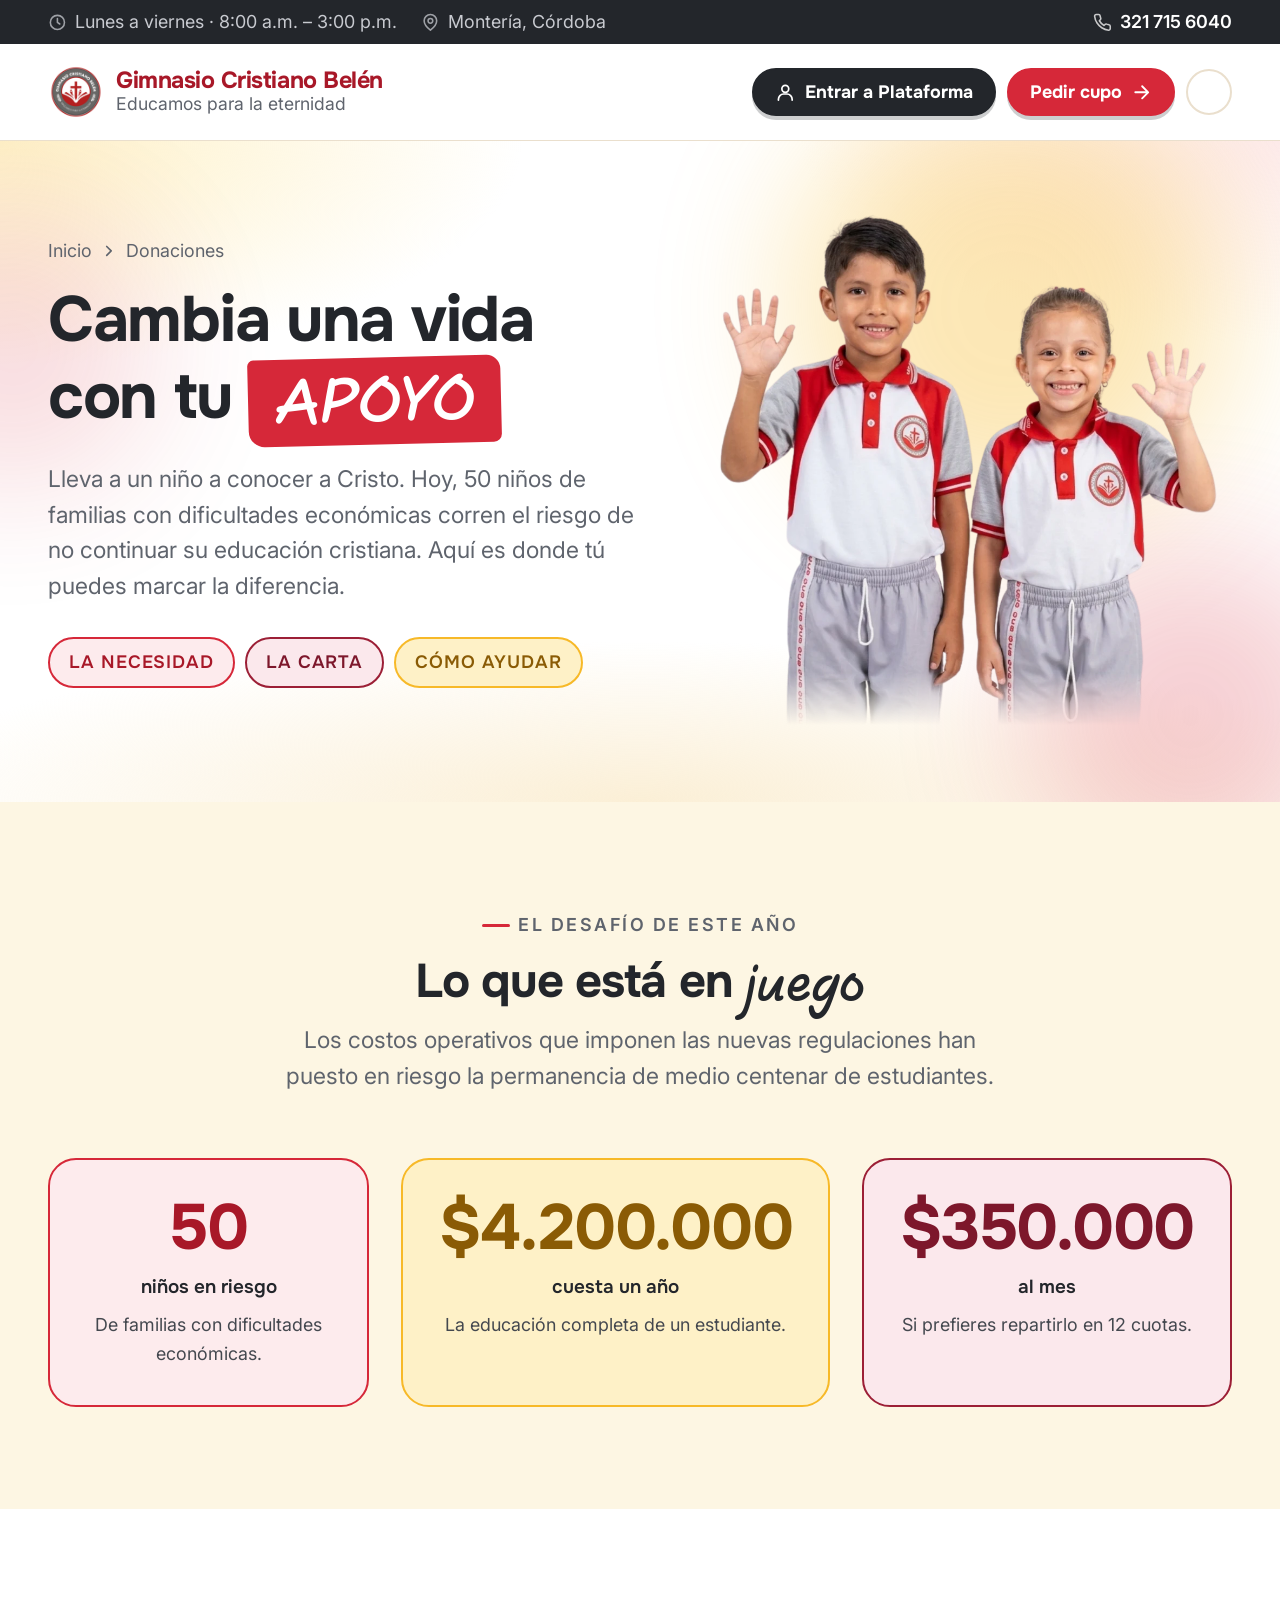
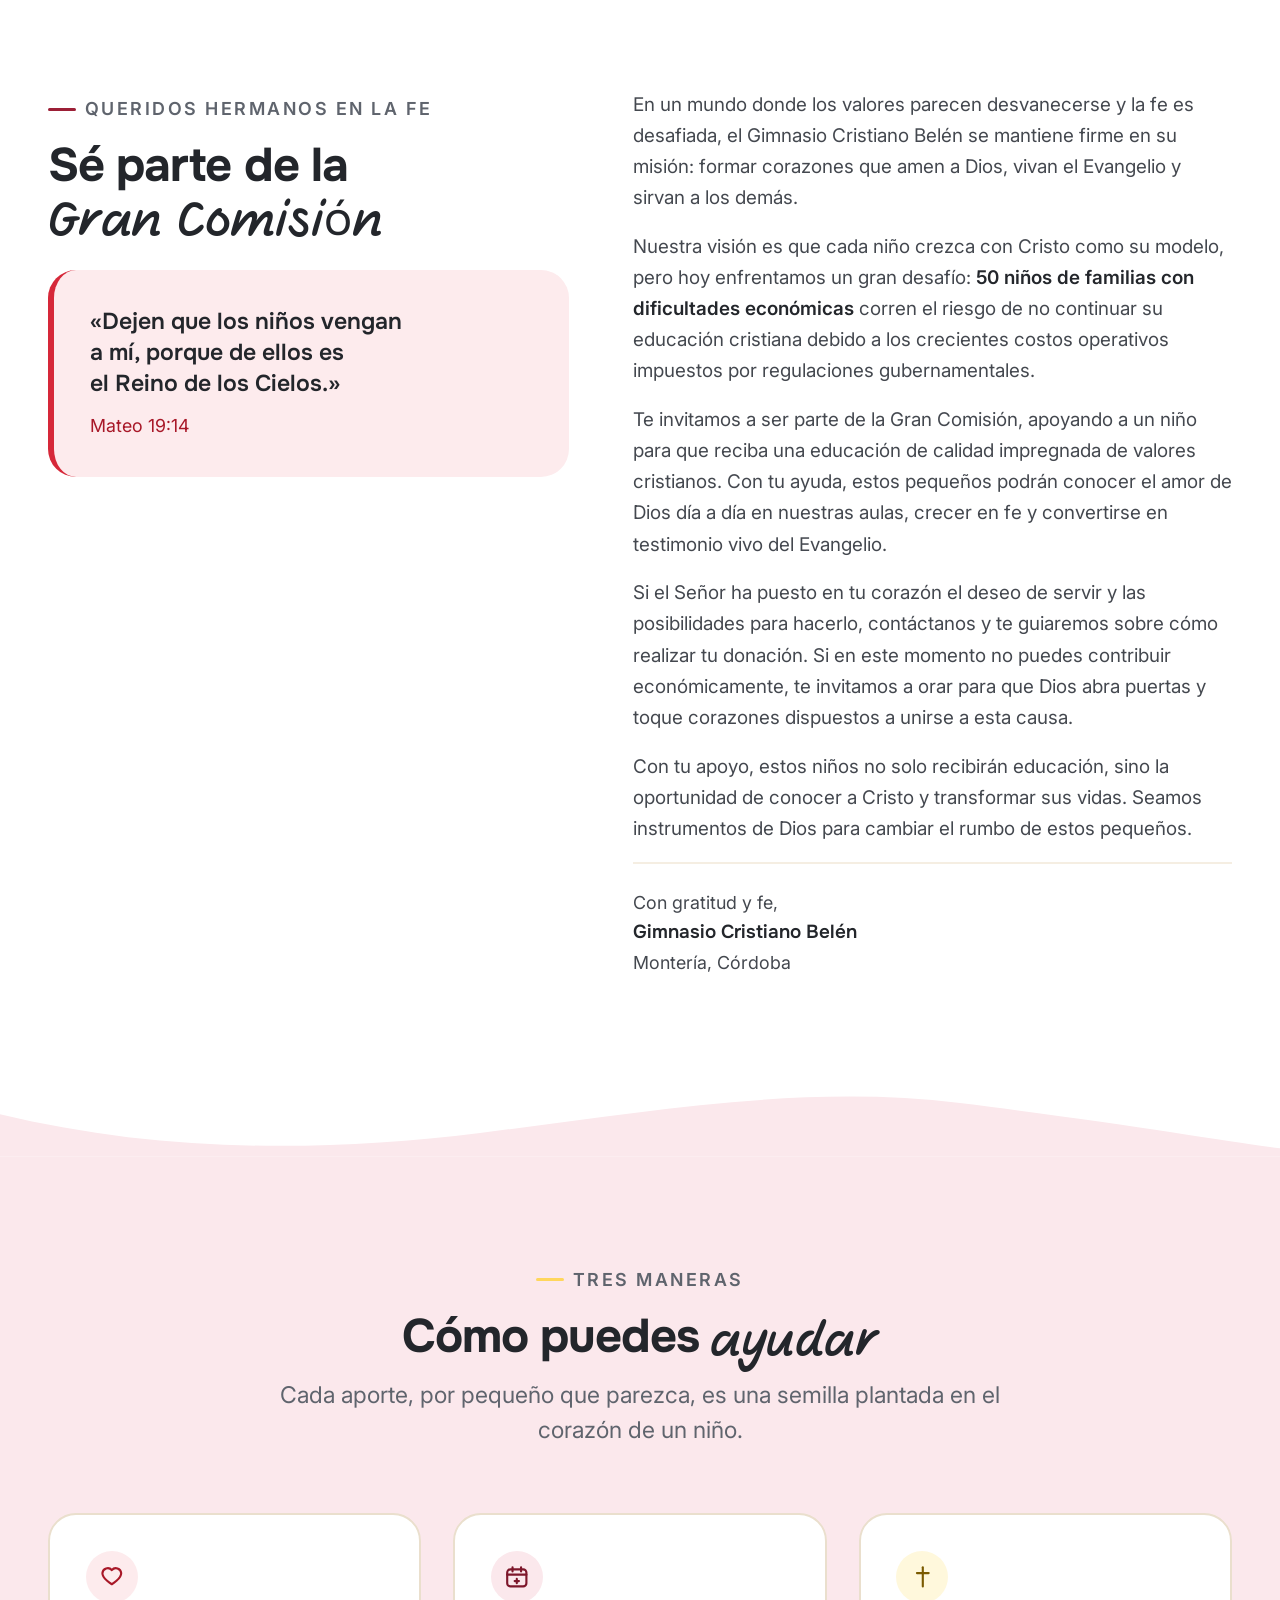
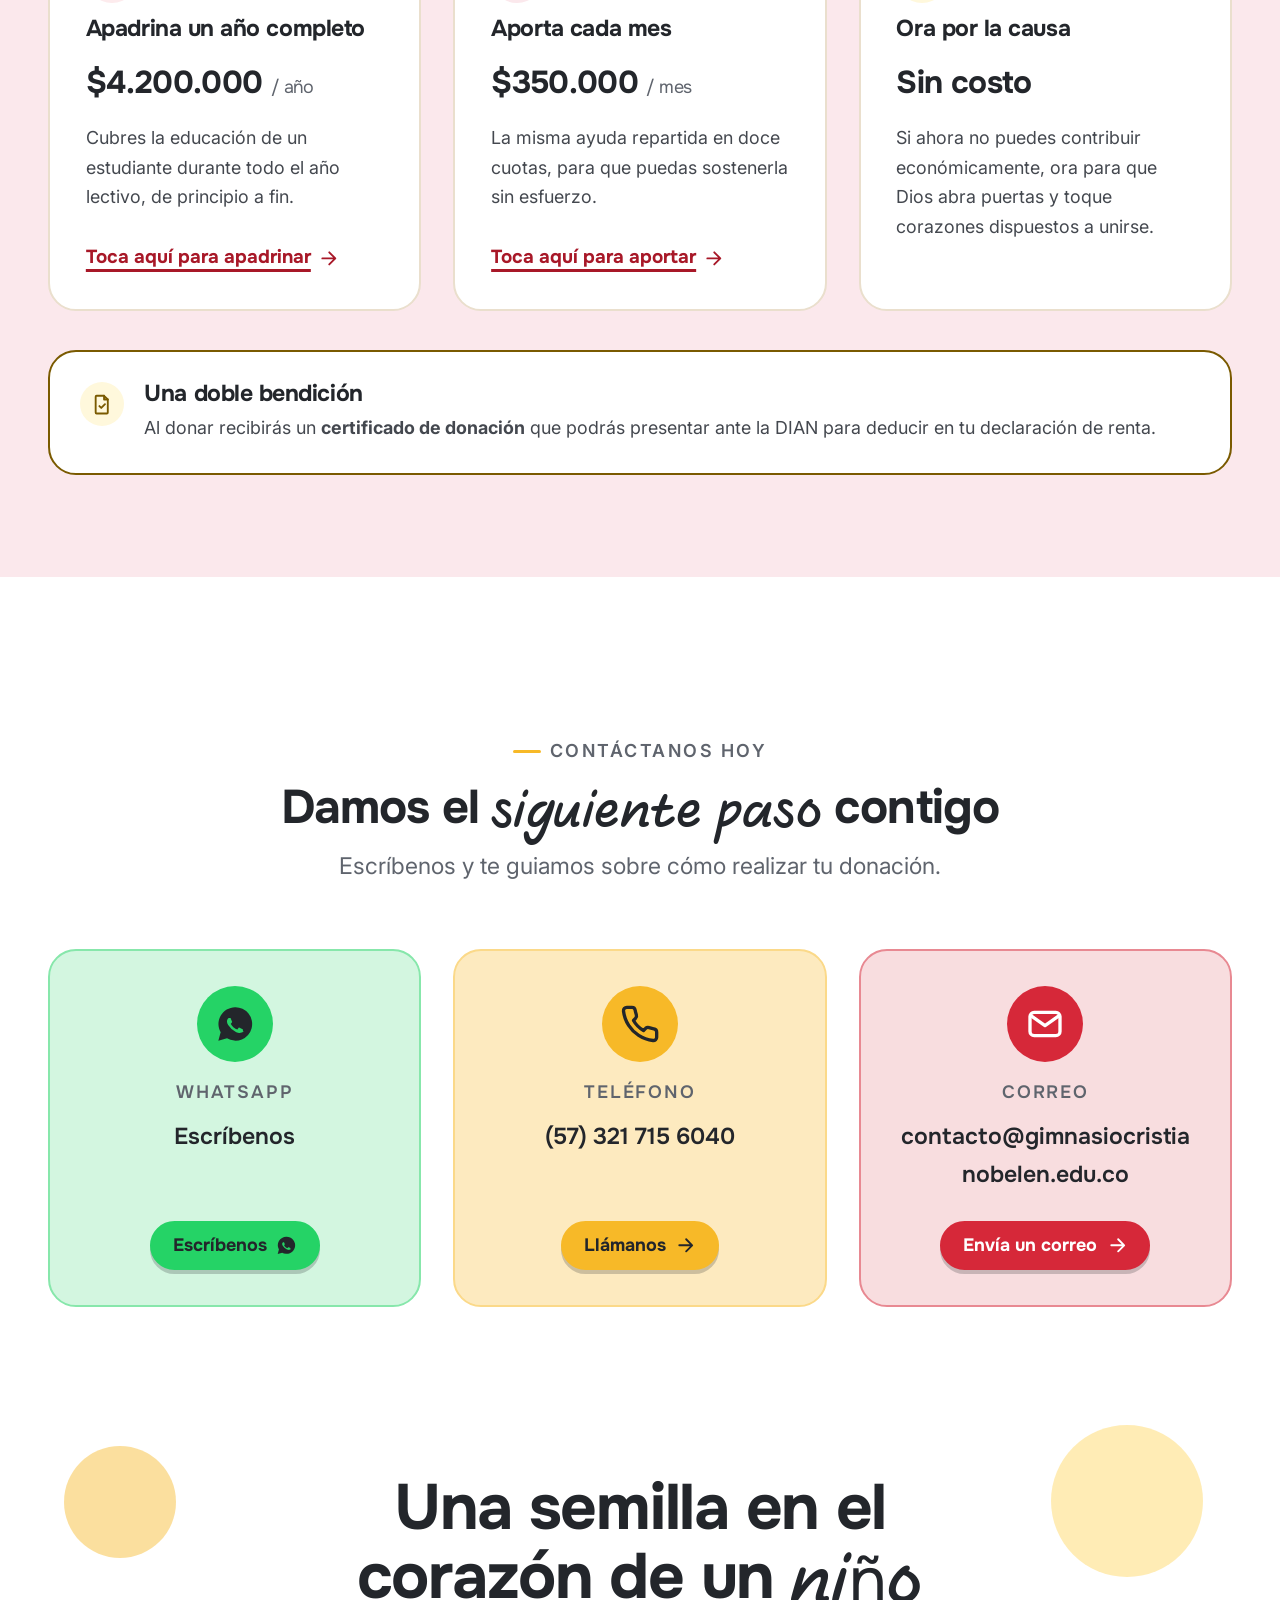
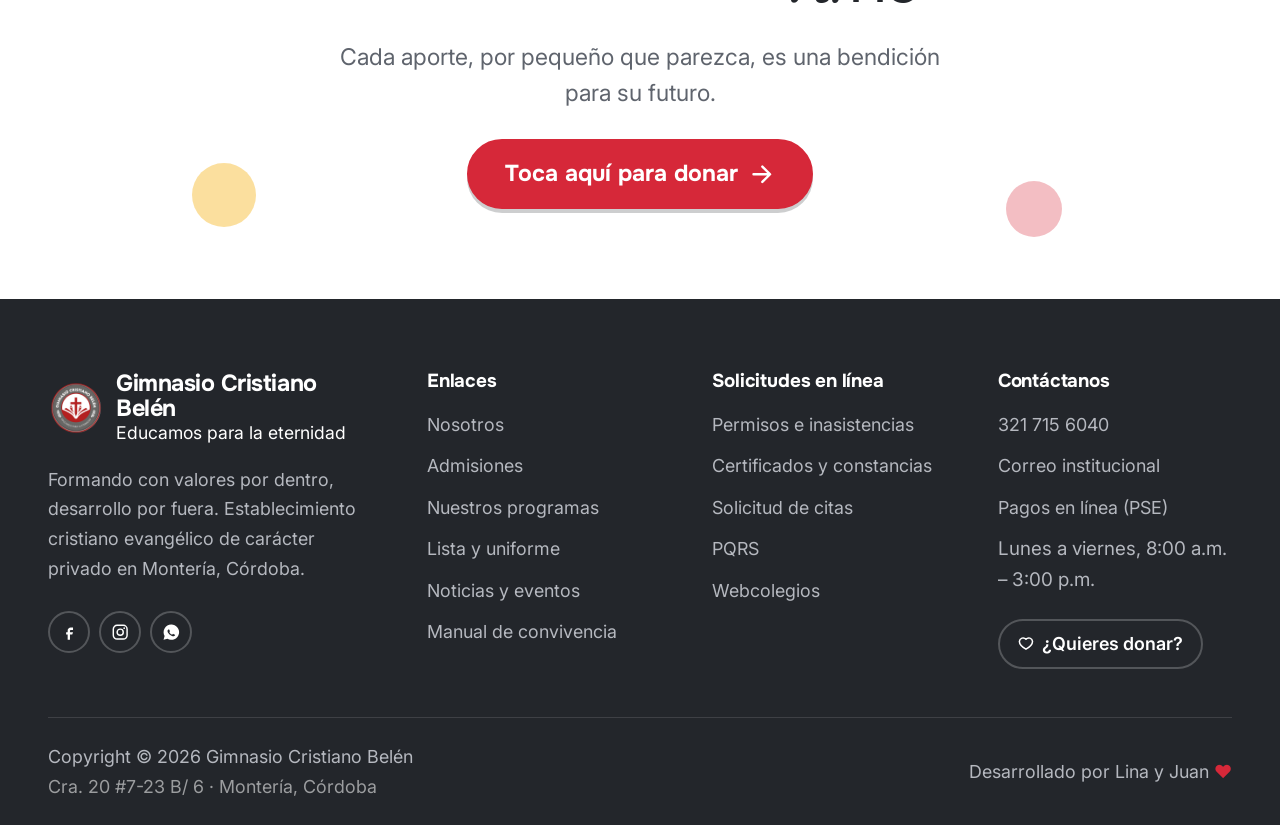
<file: donaciones.html>
<!doctype html>
<html lang="es-CO">
<head>
<meta charset="utf-8">
<meta name="viewport" content="width=device-width, initial-scale=1">
<title>Donaciones — Gimnasio Cristiano Belén | Apadrina a un niño</title>
<meta name="description" content="Cambia una vida con tu apoyo: 50 niños del Gimnasio Cristiano Belén, en Montería, corren el riesgo de no continuar su educación cristiana. Conoce cómo apadrinar y recibe tu certificado de donación deducible ante la DIAN.">
<meta name="theme-color" content="#d62839">
<link rel="icon" href="assets/img/logo_colegio_belen-256.png" type="image/png">

<meta property="og:type" content="website">
<meta property="og:locale" content="es_CO">
<meta property="og:title" content="Donaciones — Gimnasio Cristiano Belén">
<meta property="og:description" content="Lleva a un niño a conocer a Cristo. Apadrina la educación de un estudiante belenista.">
<meta property="og:image" content="assets/img/estudiantepreescolar.png">

<link rel="preconnect" href="https://fonts.googleapis.com">
<link rel="preconnect" href="https://fonts.gstatic.com" crossorigin>
<link rel="stylesheet" href="assets/css/fonts.css">
<link rel="stylesheet" href="assets/css/tokens.css">
<link rel="stylesheet" href="assets/css/base.css">
<link rel="stylesheet" href="assets/css/motion.css">
<link rel="stylesheet" href="assets/css/layout.css">
<link rel="stylesheet" href="assets/css/paginas.css">
</head>


<body>
<a class="skip" href="#contenido">Saltar al contenido</a>

<!-- ============================================================
     BARRA SUPERIOR
     ============================================================ -->
<div class="topbar">
  <div class="shell topbar__inner">
    <span class="topbar__item">
      <svg viewBox="0 0 24 24" fill="none" stroke="currentColor" stroke-width="2" stroke-linecap="round" stroke-linejoin="round" aria-hidden="true"><circle cx="12" cy="12" r="9"/><path d="M12 7v5l3 2"/></svg>
      <span class="topbar__hours-long">Lunes a viernes · 8:00 a.m. – 3:00 p.m.</span>
      <span class="topbar__hours-short"><span class="topbar__dias">Lun – Vie · </span>8:00 a.m. – 3:00 p.m.</span>
    </span>
    <!-- TODO: reemplazar por la dirección exacta de la sede -->
    <span class="topbar__item topbar__item--hide">
      <svg viewBox="0 0 24 24" fill="none" stroke="currentColor" stroke-width="2" stroke-linecap="round" stroke-linejoin="round" aria-hidden="true"><path d="M20 10c0 6-8 12-8 12s-8-6-8-12a8 8 0 0 1 16 0Z"/><circle cx="12" cy="10" r="3"/></svg>
      Montería, Córdoba
    </span>
    <a class="topbar__item topbar__phone" href="tel:+573217156040">
      <svg viewBox="0 0 24 24" fill="none" stroke="currentColor" stroke-width="2" stroke-linecap="round" stroke-linejoin="round" aria-hidden="true"><path d="M22 16.9v3a2 2 0 0 1-2.2 2 19.8 19.8 0 0 1-8.6-3.1 19.5 19.5 0 0 1-6-6A19.8 19.8 0 0 1 2.1 4.2 2 2 0 0 1 4.1 2h3a2 2 0 0 1 2 1.7c.1 1 .4 1.9.7 2.8a2 2 0 0 1-.5 2.1L8.1 9.9a16 16 0 0 0 6 6l1.3-1.3a2 2 0 0 1 2.1-.4c.9.3 1.8.6 2.8.7a2 2 0 0 1 1.7 2Z"/></svg>
      321 715 6040
    </a>
  </div>
</div>

<!-- ============================================================
     CABECERA
     Igual que la del index. Solo cambian los destinos: los anclajes
     de la portada llevan ahora el prefijo index.html.
     ============================================================ -->
<header class="masthead">
  <div class="shell masthead__inner">
    <a class="brand" href="index.html">
      <img src="assets/img/logo_colegio_belen-256.png" alt="" width="56" height="56">
      <span>
        <span class="brand__name">Gimnasio Cristiano Belén</span>
        <span class="brand__tag">Educamos para la eternidad</span>
      </span>
    </a>

    <div class="masthead__actions">
      <a class="btn btn--ink btn--sm btn--plataforma" href="https://www.servidor2.webcolegios.com/cristianobelen" target="_blank" rel="noopener">
        <svg viewBox="0 0 24 24" fill="none" stroke="currentColor" stroke-width="2" stroke-linecap="round" stroke-linejoin="round" aria-hidden="true"><circle cx="12" cy="8" r="4"/><path d="M4 21v-1a6 6 0 0 1 6-6h4a6 6 0 0 1 6 6v1"/></svg>
        Entrar a Plataforma
      </a>
      <a class="btn btn--sm" href="index.html#admisiones">
        Pedir cupo
        <svg class="arrow" viewBox="0 0 24 24" fill="none" stroke="currentColor" stroke-width="2.2" stroke-linecap="round" stroke-linejoin="round" aria-hidden="true"><path d="M5 12h14M13 5l7 7-7 7"/></svg>
      </a>
      <button class="burger" type="button" aria-expanded="false" aria-controls="menu-movil" aria-label="Abrir el menú">
        <span></span><span></span><span></span>
      </button>
    </div>
  </div>

  <nav class="shell navbar" aria-label="Principal">
    <div class="navwrap">
      <ul class="menu">
        <li class="menu__item"><a class="menu__link" href="index.html">Inicio</a></li>
        <!-- Página actual: se marca a mano. initScrollSpy() solo observa
             enlaces que empiezan por "#", así que no lo sobrescribe. -->
        <li class="menu__item"><a class="menu__link" href="nosotros.html">Nosotros</a></li>
        <li class="menu__item"><a class="menu__link" href="admisiones.html">Admisiones</a></li>
        <li class="menu__item menu__item--has-menu">
          <button class="menu__link" type="button" aria-expanded="false">
            Guía escolar
            <svg class="caret" viewBox="0 0 24 24" fill="none" stroke="currentColor" stroke-width="2.4" stroke-linecap="round" stroke-linejoin="round" aria-hidden="true"><path d="m6 9 6 6 6-6"/></svg>
          </button>
          <div class="dropdown">
            <a href="lista-uniforme.html">Lista y uniforme</a>
            <a href="calendario-academico.html">Calendario académico</a>
            <a href="noticias-eventos.html">Noticias y eventos</a>
            <a href="assets/docs/manual-convivencia-2026.pdf" target="_blank" rel="noopener">Manual de convivencia</a>
            <hr>
            <p class="dropdown__head">Para las familias</p>
            <a href="https://www.servidor2.webcolegios.com/cristianobelen" target="_blank" rel="noopener">Webcolegios</a>
            <a href="https://www.psepagos.co/PSEHostingUI/ShowTicketOffice.aspx?ID=7633" target="_blank" rel="noopener">Pagos en línea (PSE)</a>
          </div>
        </li>
        <li class="menu__item"><a class="menu__link" href="solicitudes.html">Solicitudes en línea</a></li>
        <li class="menu__item"><a class="menu__link" href="donaciones.html" aria-current="page">Donaciones</a></li>
<li class="menu__item"><a class="menu__link" href="preguntas-frecuentes.html">Preguntas frecuentes <svg class="menu__icono" viewBox="0 0 24 24" fill="none" stroke="currentColor" stroke-width="2" stroke-linecap="round" stroke-linejoin="round" aria-hidden="true"><circle cx="12" cy="12" r="9"/><path d="M9.5 9.3a2.6 2.6 0 0 1 5 .9c0 1.7-2.5 2.2-2.5 3.8M12 17.2h.01"/></svg></a></li>
      </ul>
    </div>
  </nav>
</header>

<div class="mobile-menu" id="menu-movil">
  <a href="index.html">Inicio</a>
  <a href="nosotros.html">Nosotros</a>
  <a href="admisiones.html">Admisiones</a>
  <details>
    <summary>Guía escolar</summary>
    <div class="mobile-menu__sub">
      <a href="lista-uniforme.html">Lista y uniforme</a>
      <a href="calendario-academico.html">Calendario académico</a>
      <a href="noticias-eventos.html">Noticias y eventos</a>
      <a href="assets/docs/manual-convivencia-2026.pdf" target="_blank" rel="noopener">Manual de convivencia</a>
      <a href="https://www.psepagos.co/PSEHostingUI/ShowTicketOffice.aspx?ID=7633" target="_blank" rel="noopener">Pagos en línea (PSE)</a>
    </div>
  </details>
  <a href="solicitudes.html">Solicitudes en línea</a>
  <a href="donaciones.html" aria-current="page">Donaciones</a>
  <a href="preguntas-frecuentes.html">Preguntas frecuentes</a>
  <div class="mobile-menu__foot">
    <a class="btn btn--block btn--latido" href="admisiones.html">Toca aquí para pedir un cupo</a>
    <a class="btn btn--ink btn--block" href="https://www.servidor2.webcolegios.com/cristianobelen" target="_blank" rel="noopener">Toca aquí para entrar a la Plataforma</a>
  </div>
</div>

<main id="contenido">

<!-- ============================================================
     CABECERA DE PÁGINA
     ============================================================ -->
<section class="pagehead">
  <span class="pagehead__blob pagehead__blob--1" aria-hidden="true"></span>
  <span class="pagehead__blob pagehead__blob--2" aria-hidden="true"></span>
  <span class="pagehead__blob pagehead__blob--3" aria-hidden="true"></span>

  <div class="shell pagehead__inner">
    <div class="pagehead__body">
      <nav class="crumbs reveal" aria-label="Migas de pan">
        <a href="index.html">Inicio</a>
        <svg viewBox="0 0 24 24" fill="none" stroke="currentColor" stroke-width="2.2" stroke-linecap="round" stroke-linejoin="round" aria-hidden="true"><path d="m9 6 6 6-6 6"/></svg>
        <span>Donaciones</span>
      </nav>

      <h1 class="pagehead__title reveal" style="--i:1">
        Cambia una vida<br>
        con tu <span class="mark">APOYO</span>
      </h1>

      <p class="lede reveal" style="--i:2">
        Lleva a un niño a conocer a Cristo. Hoy, 50 niños de familias con
        dificultades económicas corren el riesgo de no continuar su educación
        cristiana. Aquí es donde tú puedes marcar la diferencia.
      </p>

      <ul class="chips reveal" style="--i:3">
        <li><a class="chip chip--rojo" href="#necesidad">La necesidad</a></li>
        <li><a class="chip chip--turquesa" href="#carta">La carta</a></li>
        <li><a class="chip chip--mostaza" href="#como-ayudar">Cómo ayudar</a></li>
      </ul>
    </div>

    <div class="pagehead__media reveal-img" style="--i:2">
      <img src="assets/img/donaciones-estudiantes.webp" alt="Dos estudiantes de preescolar del Gimnasio Cristiano Belén saludando con la mano" width="975" height="975" fetchpriority="high" decoding="async">
    </div>
  </div>
</section>

<!-- ============================================================
     LA NECESIDAD
     Cifras tal como las publica el colegio en su página de donaciones.
     ============================================================ -->
<section class="section section--amarillo" id="necesidad">
  <div class="shell">
    <div class="section__head reveal">
      <p class="eyebrow">El desafío de este año</p>
      <h2>Lo que está en <span class="hand">juego</span></h2>
      <p class="lede">
        Los costos operativos que imponen las nuevas regulaciones han puesto en
        riesgo la permanencia de medio centenar de estudiantes.
      </p>
    </div>

    <div class="stats">
      <article class="stat stat--rojo reveal">
        <span class="stat__figure">50</span>
        <span class="stat__label">niños en riesgo</span>
        <span class="stat__note">De familias con dificultades económicas.</span>
      </article>

      <article class="stat stat--mostaza reveal" style="--i:1">
        <span class="stat__figure">$4.200.000</span>
        <span class="stat__label">cuesta un año</span>
        <span class="stat__note">La educación completa de un estudiante.</span>
      </article>

      <article class="stat stat--turquesa reveal" style="--i:2">
        <span class="stat__figure">$350.000</span>
        <span class="stat__label">al mes</span>
        <span class="stat__note">Si prefieres repartirlo en 12 cuotas.</span>
      </article>
    </div>
  </div>
</section>

<div class="wave wave--flip wave--white" aria-hidden="true">
  <svg viewBox="0 0 1440 90" preserveAspectRatio="none"><path d="M0 40c180 45 360 45 540 22s360-58 540-35 300 45 360 53v10H0Z"/></svg>
</div>

<!-- ============================================================
     LA CARTA
     Texto oficial de la página de donaciones del colegio.
     ============================================================ -->
<section class="section" id="carta">
  <div class="shell letter">
    <div class="letter__aside reveal">
      <p class="eyebrow eyebrow--turquesa">Queridos hermanos en la fe</p>
      <h2>Sé parte de la<br><span class="hand">Gran Comisión</span></h2>

      <blockquote class="letter__quote">
        <p>
          «Dejen que los niños vengan a mí, porque de ellos es el Reino de los
          Cielos.»
        </p>
        <cite>Mateo 19:14</cite>
      </blockquote>
    </div>

    <div class="letter__body reveal" style="--i:1">
      <p>
        En un mundo donde los valores parecen desvanecerse y la fe es desafiada,
        el Gimnasio Cristiano Belén se mantiene firme en su misión: formar
        corazones que amen a Dios, vivan el Evangelio y sirvan a los demás.
      </p>

      <p>
        Nuestra visión es que cada niño crezca con Cristo como su modelo, pero
        hoy enfrentamos un gran desafío: <strong>50 niños de familias con
        dificultades económicas</strong> corren el riesgo de no continuar su
        educación cristiana debido a los crecientes costos operativos impuestos
        por regulaciones gubernamentales.
      </p>

      <p>
        Te invitamos a ser parte de la Gran Comisión, apoyando a un niño para que
        reciba una educación de calidad impregnada de valores cristianos. Con tu
        ayuda, estos pequeños podrán conocer el amor de Dios día a día en
        nuestras aulas, crecer en fe y convertirse en testimonio vivo del
        Evangelio.
      </p>

      <p>
        Si el Señor ha puesto en tu corazón el deseo de servir y las
        posibilidades para hacerlo, contáctanos y te guiaremos sobre cómo
        realizar tu donación. Si en este momento no puedes contribuir
        económicamente, te invitamos a orar para que Dios abra puertas y toque
        corazones dispuestos a unirse a esta causa.
      </p>

      <p>
        Con tu apoyo, estos niños no solo recibirán educación, sino la
        oportunidad de conocer a Cristo y transformar sus vidas. Seamos
        instrumentos de Dios para cambiar el rumbo de estos pequeños.
      </p>

      <p class="letter__sign">
        Con gratitud y fe,
        <strong>Gimnasio Cristiano Belén</strong>
        Montería, Córdoba
      </p>
    </div>
  </div>
</section>

<div class="wave wave--turquesa" aria-hidden="true">
  <svg viewBox="0 0 1440 90" preserveAspectRatio="none"><path d="M0 40c180 45 360 45 540 22s360-58 540-35 300 45 360 53v10H0Z"/></svg>
</div>

<!-- ============================================================
     CÓMO AYUDAR
     ============================================================ -->
<section class="section section--turquesa" id="como-ayudar">
  <div class="shell">
    <div class="section__head reveal">
      <p class="eyebrow eyebrow--verde">Tres maneras</p>
      <h2>Cómo puedes <span class="hand">ayudar</span></h2>
      <p class="lede">
        Cada aporte, por pequeño que parezca, es una semilla plantada en el
        corazón de un niño.
      </p>
    </div>

    <div class="ways">
      <article class="way way--rojo reveal">
        <span class="way__icon" aria-hidden="true">
          <svg viewBox="0 0 24 24" fill="none" stroke="currentColor" stroke-width="2" stroke-linecap="round" stroke-linejoin="round"><path d="M20.8 8.6a5 5 0 0 0-8.8-2.9 5 5 0 0 0-8.8 2.9c0 5.2 8.8 10.4 8.8 10.4s8.8-5.2 8.8-10.4Z"/></svg>
        </span>
        <h3>Apadrina un año completo</h3>
        <p class="way__amount">$4.200.000 <span>/ año</span></p>
        <p>
          Cubres la educación de un estudiante durante todo el año lectivo, de
          principio a fin.
        </p>
        <a class="link" href="#contacto">
          Toca aquí para apadrinar
          <svg viewBox="0 0 24 24" fill="none" stroke="currentColor" stroke-width="2.2" stroke-linecap="round" stroke-linejoin="round" aria-hidden="true"><path d="M5 12h14M13 5l7 7-7 7"/></svg>
        </a>
      </article>

      <article class="way way--turquesa reveal" style="--i:1">
        <span class="way__icon" aria-hidden="true">
          <svg viewBox="0 0 24 24" fill="none" stroke="currentColor" stroke-width="2" stroke-linecap="round" stroke-linejoin="round"><rect x="3" y="5" width="18" height="16" rx="3"/><path d="M8 3v4M16 3v4M3 10h18"/><path d="M12 14v4M10 16h4"/></svg>
        </span>
        <h3>Aporta cada mes</h3>
        <p class="way__amount">$350.000 <span>/ mes</span></p>
        <p>
          La misma ayuda repartida en doce cuotas, para que puedas sostenerla sin
          esfuerzo.
        </p>
        <a class="link" href="#contacto">
          Toca aquí para aportar
          <svg viewBox="0 0 24 24" fill="none" stroke="currentColor" stroke-width="2.2" stroke-linecap="round" stroke-linejoin="round" aria-hidden="true"><path d="M5 12h14M13 5l7 7-7 7"/></svg>
        </a>
      </article>

      <article class="way way--verde reveal" style="--i:2">
        <span class="way__icon" aria-hidden="true">
          <svg viewBox="0 0 24 24" fill="none" stroke="currentColor" stroke-width="2" stroke-linecap="round" stroke-linejoin="round"><path d="M12 3v18"/><path d="M6.5 8.5h11"/></svg>
        </span>
        <h3>Ora por la causa</h3>
        <p class="way__amount">Sin costo</p>
        <p>
          Si ahora no puedes contribuir económicamente, ora para que Dios abra
          puertas y toque corazones dispuestos a unirse.
        </p>
      </article>
    </div>

    <div class="callout reveal">
      <span class="callout__icon" aria-hidden="true">
        <svg viewBox="0 0 24 24" fill="none" stroke="currentColor" stroke-width="2" stroke-linecap="round" stroke-linejoin="round"><path d="M6 3h8l4 4v14a1 1 0 0 1-1 1H6a1 1 0 0 1-1-1V4a1 1 0 0 1 1-1Z"/><path d="M14 3v4h4"/><path d="m9 14 2 2 4-4"/></svg>
      </span>
      <div>
        <h3>Una doble bendición</h3>
        <p>
          Al donar recibirás un <strong>certificado de donación</strong> que
          podrás presentar ante la DIAN para deducir en tu declaración de renta.
        </p>
      </div>
    </div>
  </div>
</section>

<div class="wave wave--flip wave--white" aria-hidden="true">
  <svg viewBox="0 0 1440 90" preserveAspectRatio="none"><path d="M0 40c180 45 360 45 540 22s360-58 540-35 300 45 360 53v10H0Z"/></svg>
</div>

<!-- ============================================================
     CONTACTO
     REVISAR: el colegio no publica cuenta bancaria ni pasarela para
     donar; la donación se coordina por estos tres canales. Si más
     adelante habilitan una cuenta, va aquí.
     ============================================================ -->
<section class="section section--tight" id="contacto">
  <div class="shell">
    <div class="section__head reveal">
      <p class="eyebrow eyebrow--mostaza">Contáctanos hoy</p>
      <h2>Damos el <span class="hand">siguiente paso</span> contigo</h2>
      <p class="lede">
        Escríbenos y te guiamos sobre cómo realizar tu donación.
      </p>
    </div>

    <div class="channels">
      <article class="channel channel--verde reveal">
        <span class="channel__icon" aria-hidden="true"><svg viewBox="0 0 24 24" fill="currentColor"><path d="M12 2a10 10 0 0 0-8.6 15L2 22l5.2-1.4A10 10 0 1 0 12 2Zm5.3 14.1c-.2.6-1.3 1.2-1.8 1.2-.5.1-1 .1-1.7-.1-.4-.1-.9-.3-1.5-.6a11.3 11.3 0 0 1-4.4-4c-.3-.5-.7-1.2-.7-2.2s.5-1.5.7-1.7c.2-.2.4-.3.6-.3h.5c.2 0 .4 0 .5.4l.7 1.7c.1.1.1.3 0 .5l-.3.4-.3.3c-.1.1-.2.3 0 .5.2.3.7 1.1 1.4 1.8.9.8 1.7 1 2 1.2.2.1.4.1.5-.1l.7-.8c.2-.2.3-.2.5-.1l1.6.8c.2.1.4.2.4.3.1.2.1.6 0 1Z"/></svg></span>
        <span class="channel__label">WhatsApp</span>
        <span class="channel__value">Escríbenos</span>
        <a class="btn btn--claro btn--sm" href="https://wa.me/message/7YWCVETQ3TKVC1" target="_blank" rel="noopener">
          Escríbenos
          <svg viewBox="0 0 24 24" fill="currentColor" aria-hidden="true"><path d="M12 2a10 10 0 0 0-8.6 15L2 22l5.2-1.4A10 10 0 1 0 12 2Zm5.3 14.1c-.2.6-1.3 1.2-1.8 1.2-.5.1-1 .1-1.7-.1-.4-.1-.9-.3-1.5-.6a11.3 11.3 0 0 1-4.4-4c-.3-.5-.7-1.2-.7-2.2s.5-1.5.7-1.7c.2-.2.4-.3.6-.3h.5c.2 0 .4 0 .5.4l.7 1.7c.1.1.1.3 0 .5l-.3.4-.3.3c-.1.1-.2.3 0 .5.2.3.7 1.1 1.4 1.8.9.8 1.7 1 2 1.2.2.1.4.1.5-.1l.7-.8c.2-.2.3-.2.5-.1l1.6.8c.2.1.4.2.4.3.1.2.1.6 0 1Z"/></svg>
        </a>
      </article>

      <article class="channel channel--rojo reveal" style="--i:1">
        <span class="channel__icon" aria-hidden="true"><svg viewBox="0 0 24 24" fill="none" stroke="currentColor" stroke-width="2" stroke-linecap="round" stroke-linejoin="round"><path d="M22 16.9v3a2 2 0 0 1-2.2 2 19.8 19.8 0 0 1-8.6-3.1 19.5 19.5 0 0 1-6-6A19.8 19.8 0 0 1 2.1 4.2 2 2 0 0 1 4.1 2h3a2 2 0 0 1 2 1.7c.1 1 .4 1.9.7 2.8a2 2 0 0 1-.5 2.1L8.1 9.9a16 16 0 0 0 6 6l1.3-1.3a2 2 0 0 1 2.1-.4c.9.3 1.8.6 2.8.7a2 2 0 0 1 1.7 2Z"/></svg></span>
        <span class="channel__label">Teléfono</span>
        <span class="channel__value">(57) 321 715 6040</span>
        <a class="btn btn--claro btn--sm" href="tel:+573217156040">
          Llámanos
          <svg class="arrow" viewBox="0 0 24 24" fill="none" stroke="currentColor" stroke-width="2.2" stroke-linecap="round" stroke-linejoin="round" aria-hidden="true"><path d="M5 12h14M13 5l7 7-7 7"/></svg>
        </a>
      </article>

      <article class="channel channel--turquesa reveal" style="--i:2">
        <span class="channel__icon" aria-hidden="true"><svg viewBox="0 0 24 24" fill="none" stroke="currentColor" stroke-width="2" stroke-linecap="round" stroke-linejoin="round"><rect x="3" y="5" width="18" height="14" rx="2.5"/><path d="m3.5 7 8.5 6 8.5-6"/></svg></span>
        <span class="channel__label">Correo</span>
        <span class="channel__value">contacto@gimnasiocristianobelen.edu.co</span>
        <a class="btn btn--claro btn--sm" href="mailto:contacto@gimnasiocristianobelen.edu.co">
          Envía un correo
          <svg class="arrow" viewBox="0 0 24 24" fill="none" stroke="currentColor" stroke-width="2.2" stroke-linecap="round" stroke-linejoin="round" aria-hidden="true"><path d="M5 12h14M13 5l7 7-7 7"/></svg>
        </a>
      </article>
    </div>
  </div>
</section>

<!-- ============================================================
     LLAMADO FINAL
     ============================================================ -->
<section class="cta">
  <span class="cta__dot cta__dot--1" aria-hidden="true"></span>
  <span class="cta__dot cta__dot--2" aria-hidden="true"></span>
  <span class="cta__dot cta__dot--3" aria-hidden="true"></span>
  <span class="cta__dot cta__dot--4" aria-hidden="true"></span>

  <div class="shell cta__inner">
    <h2 class="cta__title reveal">
      Una semilla en el<br>
      corazón de un <span class="hand">niño</span>
    </h2>
    <p class="lede reveal" style="--i:1; max-width: 38rem;">
      Cada aporte, por pequeño que parezca, es una bendición para su futuro.
    </p>
    <div class="actions reveal" style="--i:2">
      <a class="btn btn--lg" href="https://wa.me/message/7YWCVETQ3TKVC1" target="_blank" rel="noopener">
        Toca aquí para donar
        <svg class="arrow" viewBox="0 0 24 24" fill="none" stroke="currentColor" stroke-width="2.2" stroke-linecap="round" stroke-linejoin="round" aria-hidden="true"><path d="M5 12h14M13 5l7 7-7 7"/></svg>
      </a>
    </div>
  </div>
</section>


</main>



<!-- ============================================================
     PIE
     ============================================================ -->
<footer class="footer">
  <div class="shell">
    <div class="footer__top">
      <div>
        <div class="brand">
          <img src="assets/img/logo_colegio_belen-256.png" alt="" width="56" height="56">
          <span>
            <span class="brand__name">Gimnasio Cristiano Belén</span>
            <span class="brand__tag">Educamos para la eternidad</span>
          </span>
        </div>
        <p class="footer__about">
          Formando con valores por dentro, desarrollo por fuera. Establecimiento
          cristiano evangélico de carácter privado en Montería, Córdoba.
        </p>
        <div class="socials">
          <a href="https://www.facebook.com/gimnasiocristianobelen" target="_blank" rel="noopener" aria-label="Facebook"><svg viewBox="0 0 24 24" fill="currentColor" aria-hidden="true"><path d="M14 9h3V6h-3c-2.2 0-4 1.8-4 4v2H8v3h2v7h3v-7h3l1-3h-4v-2c0-.6.4-1 1-1Z"/></svg></a>
          <a href="https://www.instagram.com/gimnasiocristianobelen/" target="_blank" rel="noopener" aria-label="Instagram"><svg viewBox="0 0 24 24" fill="none" stroke="currentColor" stroke-width="1.9" aria-hidden="true"><rect x="3" y="3" width="18" height="18" rx="5"/><circle cx="12" cy="12" r="4"/><circle cx="17.2" cy="6.8" r="1.1" fill="currentColor" stroke="none"/></svg></a>
          <a href="https://wa.me/message/7YWCVETQ3TKVC1" target="_blank" rel="noopener" aria-label="WhatsApp"><svg viewBox="0 0 24 24" fill="currentColor" aria-hidden="true"><path d="M12 2a10 10 0 0 0-8.6 15L2 22l5.2-1.4A10 10 0 1 0 12 2Zm5.3 14.1c-.2.6-1.3 1.2-1.8 1.2-.5.1-1 .1-1.7-.1-.4-.1-.9-.3-1.5-.6a11.3 11.3 0 0 1-4.4-4c-.3-.5-.7-1.2-.7-2.2s.5-1.5.7-1.7c.2-.2.4-.3.6-.3h.5c.2 0 .4 0 .5.4l.7 1.7c.1.1.1.3 0 .5l-.3.4-.3.3c-.1.1-.2.3 0 .5.2.3.7 1.1 1.4 1.8.9.8 1.7 1 2 1.2.2.1.4.1.5-.1l.7-.8c.2-.2.3-.2.5-.1l1.6.8c.2.1.4.2.4.3.1.2.1.6 0 1Z"/></svg></a>
        </div>
      </div>

      <div>
        <h4>Enlaces</h4>
        <ul class="footer__links">
          <li><a href="nosotros.html">Nosotros</a></li>
          <li><a href="admisiones.html">Admisiones</a></li>
          <li><a href="index.html#programas">Nuestros programas</a></li>
          <li><a href="lista-uniforme.html">Lista y uniforme</a></li>
          <li><a href="noticias-eventos.html">Noticias y eventos</a></li>
          <li><a href="assets/docs/manual-convivencia-2026.pdf" target="_blank" rel="noopener">Manual de convivencia</a></li>
        </ul>
      </div>

      <div id="solicitudes">
        <h4><a href="solicitudes.html">Solicitudes en línea</a></h4>
        <ul class="footer__links">
          <!-- REVISAR: el colegio solo tiene URL pública para la solicitud de
               citas; los demás trámites se canalizan por WhatsApp y correo. -->
          <li><a href="https://wa.me/message/7YWCVETQ3TKVC1" target="_blank" rel="noopener">Permisos e inasistencias</a></li>
          <li><a href="https://wa.me/message/7YWCVETQ3TKVC1" target="_blank" rel="noopener">Certificados y constancias</a></li>
          <li><a href="https://docs.google.com/forms/d/e/1FAIpQLSfktVcPh3qPJSOV4INPRyshr9utwn-ykQxyAY7E8_elnt7wIQ/viewform" target="_blank" rel="noopener">Solicitud de citas</a></li>
          <li><a href="https://wa.me/message/7YWCVETQ3TKVC1" target="_blank" rel="noopener">PQRS</a></li>
          <li><a href="https://www.servidor2.webcolegios.com/cristianobelen" target="_blank" rel="noopener">Webcolegios</a></li>
        </ul>
      </div>

      <div id="donaciones">
        <h4>Contáctanos</h4>
        <ul class="footer__links">
          <li><a href="tel:+573217156040">321 715 6040</a></li>
          <li><a href="mailto:contacto@gimnasiocristianobelen.edu.co">Correo institucional</a></li>
          <li><a href="https://www.psepagos.co/PSEHostingUI/ShowTicketOffice.aspx?ID=7633" target="_blank" rel="noopener">Pagos en línea (PSE)</a></li>
          <li>Lunes a viernes, 8:00 a.m. – 3:00 p.m.</li>
        </ul>
        <div class="footer__pills">
          <a class="footer__pill" href="donaciones.html">
            <svg viewBox="0 0 24 24" fill="none" stroke="currentColor" stroke-width="2" stroke-linecap="round" stroke-linejoin="round" aria-hidden="true"><path d="M20.8 8.6a5 5 0 0 0-8.8-2.9 5 5 0 0 0-8.8 2.9c0 5.2 8.8 10.4 8.8 10.4s8.8-5.2 8.8-10.4Z"/></svg>
            ¿Quieres donar?
          </a>
        </div>
      </div>
    </div>

    <div class="footer__bottom">
      <p>
        Copyright © <span data-year>2026</span> Gimnasio Cristiano Belén<br>
        <span class="footer__sede">Cra. 20 #7-23 B/ 6 · Montería, Córdoba</span>
      </p>
      <p>Desarrollado por Lina y Juan <span class="heart" aria-hidden="true">♥</span></p>
    </div>
  </div>
</footer>

<a class="wa-fab" href="https://wa.me/message/7YWCVETQ3TKVC1" target="_blank" rel="noopener">
  <svg viewBox="0 0 24 24" fill="currentColor" aria-hidden="true"><path d="M12 2a10 10 0 0 0-8.6 15L2 22l5.2-1.4A10 10 0 1 0 12 2Zm5.3 14.1c-.2.6-1.3 1.2-1.8 1.2-.5.1-1 .1-1.7-.1-.4-.1-.9-.3-1.5-.6a11.3 11.3 0 0 1-4.4-4c-.3-.5-.7-1.2-.7-2.2s.5-1.5.7-1.7c.2-.2.4-.3.6-.3h.5c.2 0 .4 0 .5.4l.7 1.7c.1.1.1.3 0 .5l-.3.4-.3.3c-.1.1-.2.3 0 .5.2.3.7 1.1 1.4 1.8.9.8 1.7 1 2 1.2.2.1.4.1.5-.1l.7-.8c.2-.2.3-.2.5-.1l1.6.8c.2.1.4.2.4.3.1.2.1.6 0 1Z"/></svg>
  <span class="wa-fab__texto">Escríbenos<span class="sr-only"> por WhatsApp</span></span>
</a>
<script src="assets/js/motion.js" defer></script>
<script src="assets/js/main.js" defer></script>
</body>
</html>
</file>
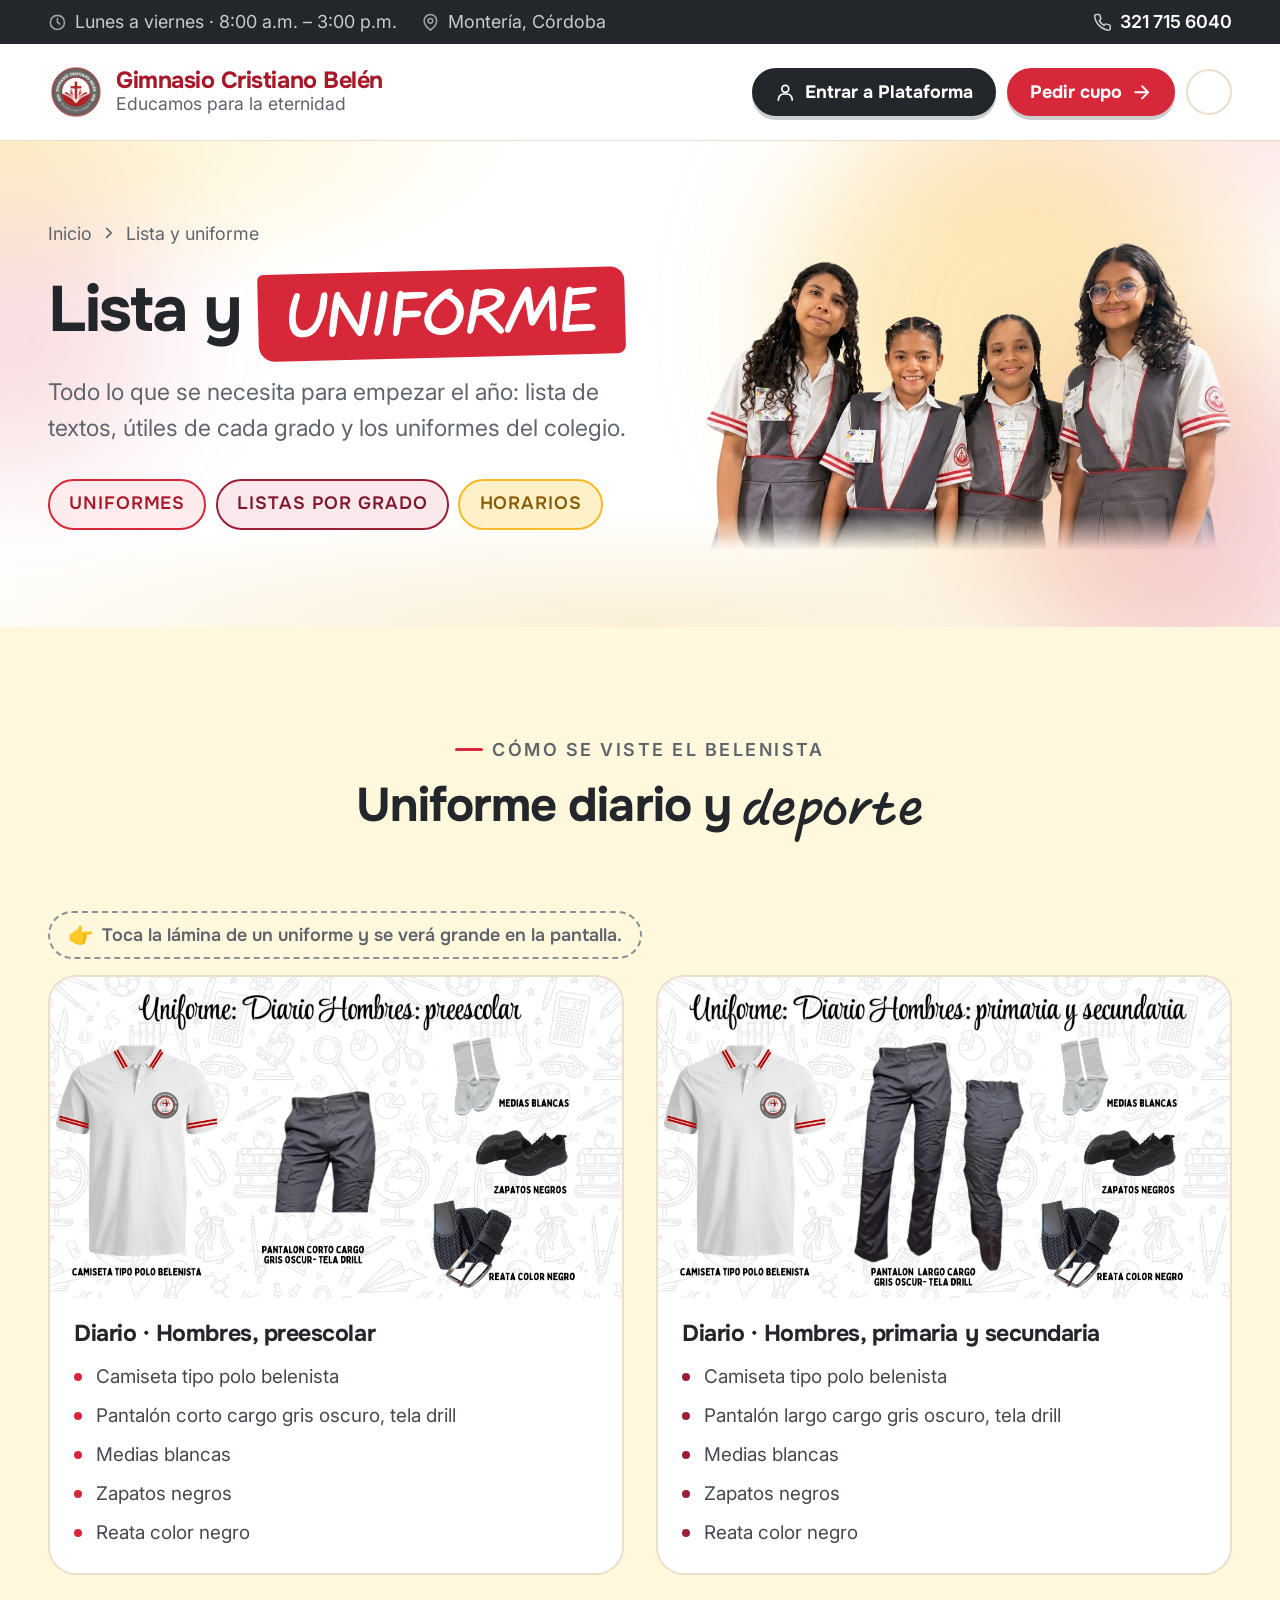
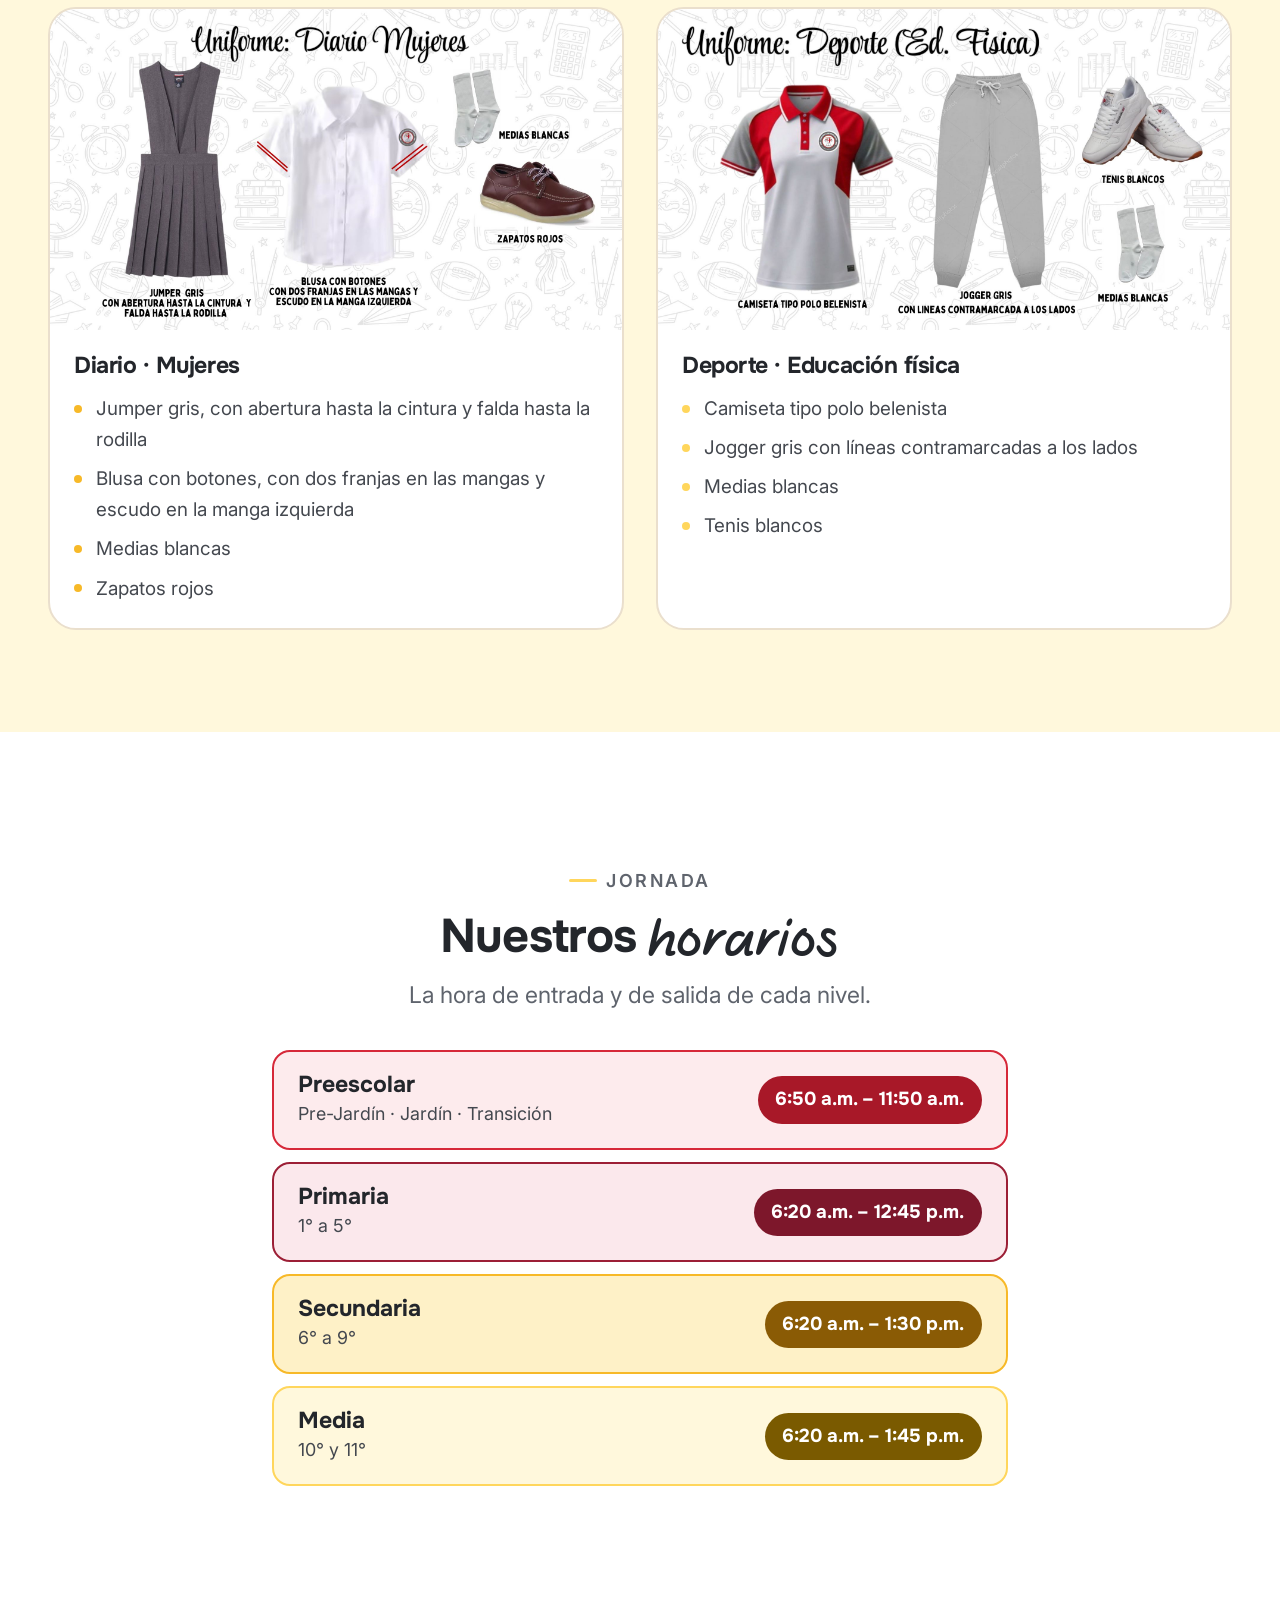
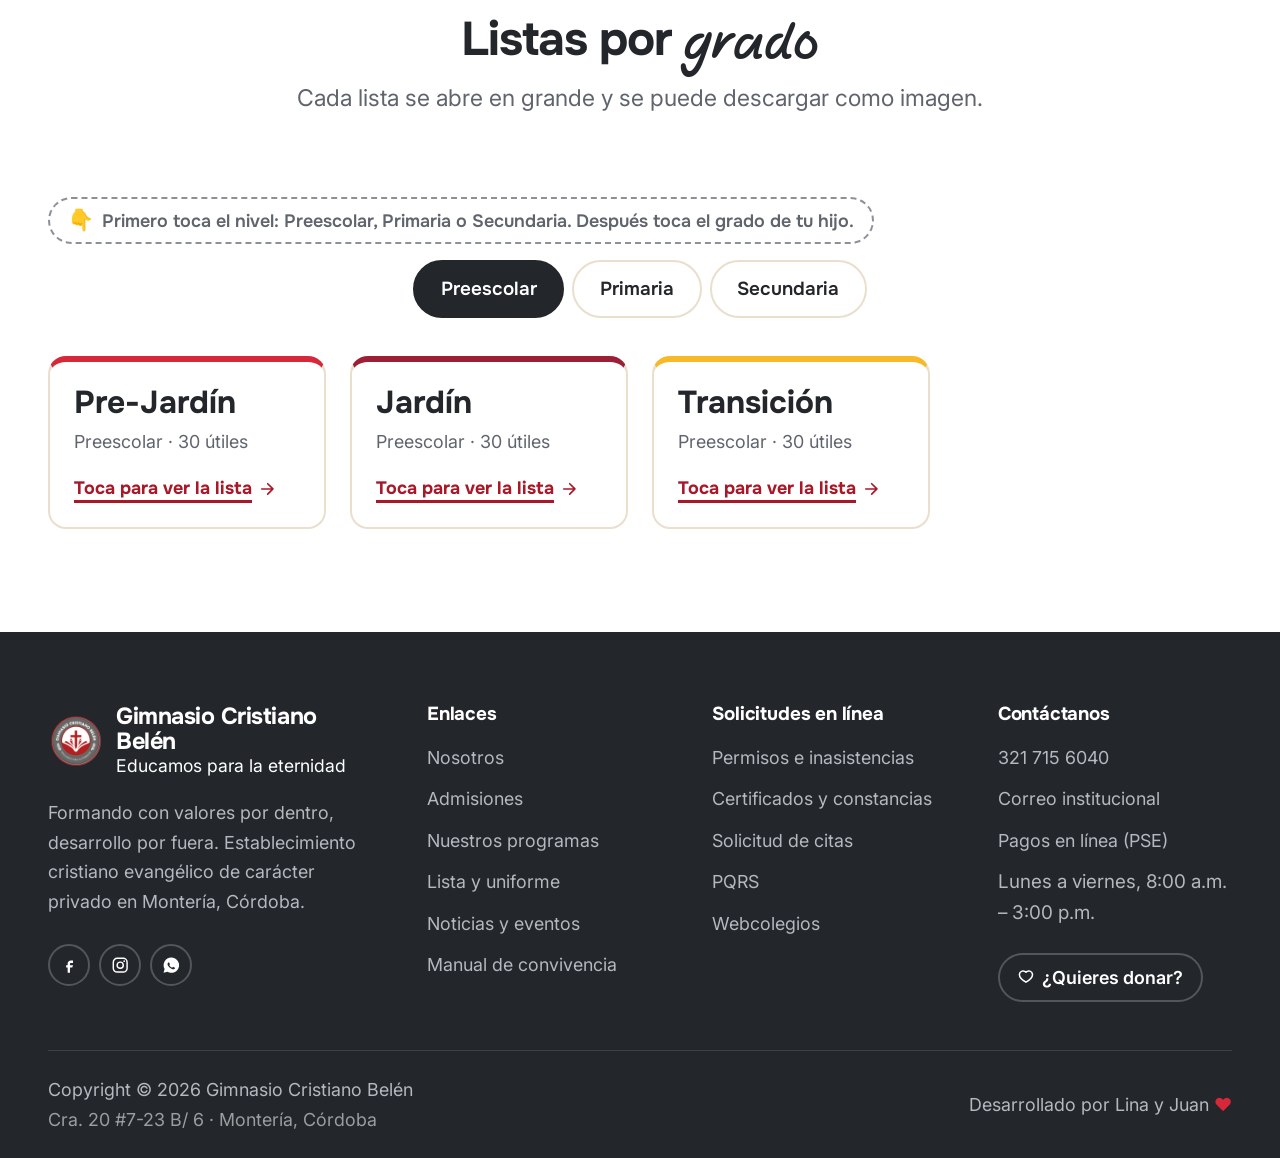
<file: lista-uniforme.html>
<!doctype html>
<html lang="es-CO">
<head>
<meta charset="utf-8">
<meta name="viewport" content="width=device-width, initial-scale=1">
<title>Lista y uniforme — Gimnasio Cristiano Belén</title>
<meta name="description" content="Listas de textos y útiles escolares por grado, en versión digital descargable, y los cuatro uniformes del Gimnasio Cristiano Belén, Montería.">
<meta name="theme-color" content="#d62839">
<link rel="icon" href="assets/img/logo_colegio_belen-256.png" type="image/png">

<meta property="og:type" content="website">
<meta property="og:locale" content="es_CO">
<meta property="og:title" content="Lista y uniforme — Gimnasio Cristiano Belén">
<meta property="og:description" content="Listas escolares por grado y los uniformes diario y de educación física.">
<meta property="og:image" content="assets/img/estudiantesbelen.png">

<link rel="preconnect" href="https://fonts.googleapis.com">
<link rel="preconnect" href="https://fonts.gstatic.com" crossorigin>
<link rel="stylesheet" href="assets/css/fonts.css">
<link rel="stylesheet" href="assets/css/tokens.css">
<link rel="stylesheet" href="assets/css/base.css">
<link rel="stylesheet" href="assets/css/motion.css">
<link rel="stylesheet" href="assets/css/layout.css">
<link rel="stylesheet" href="assets/css/paginas.css">
</head>

<body>
<a class="skip" href="#contenido">Saltar al contenido</a>

<!-- ============================================================
     BARRA SUPERIOR
     ============================================================ -->
<div class="topbar">
  <div class="shell topbar__inner">
    <span class="topbar__item">
      <svg viewBox="0 0 24 24" fill="none" stroke="currentColor" stroke-width="2" stroke-linecap="round" stroke-linejoin="round" aria-hidden="true"><circle cx="12" cy="12" r="9"/><path d="M12 7v5l3 2"/></svg>
      <span class="topbar__hours-long">Lunes a viernes · 8:00 a.m. – 3:00 p.m.</span>
      <span class="topbar__hours-short"><span class="topbar__dias">Lun – Vie · </span>8:00 a.m. – 3:00 p.m.</span>
    </span>
    <!-- TODO: reemplazar por la dirección exacta de la sede -->
    <span class="topbar__item topbar__item--hide">
      <svg viewBox="0 0 24 24" fill="none" stroke="currentColor" stroke-width="2" stroke-linecap="round" stroke-linejoin="round" aria-hidden="true"><path d="M20 10c0 6-8 12-8 12s-8-6-8-12a8 8 0 0 1 16 0Z"/><circle cx="12" cy="10" r="3"/></svg>
      Montería, Córdoba
    </span>
    <a class="topbar__item topbar__phone" href="tel:+573217156040">
      <svg viewBox="0 0 24 24" fill="none" stroke="currentColor" stroke-width="2" stroke-linecap="round" stroke-linejoin="round" aria-hidden="true"><path d="M22 16.9v3a2 2 0 0 1-2.2 2 19.8 19.8 0 0 1-8.6-3.1 19.5 19.5 0 0 1-6-6A19.8 19.8 0 0 1 2.1 4.2 2 2 0 0 1 4.1 2h3a2 2 0 0 1 2 1.7c.1 1 .4 1.9.7 2.8a2 2 0 0 1-.5 2.1L8.1 9.9a16 16 0 0 0 6 6l1.3-1.3a2 2 0 0 1 2.1-.4c.9.3 1.8.6 2.8.7a2 2 0 0 1 1.7 2Z"/></svg>
      321 715 6040
    </a>
  </div>
</div>

<!-- ============================================================
     CABECERA
     Igual que la del index. Solo cambian los destinos: los anclajes
     de la portada llevan ahora el prefijo index.html.
     ============================================================ -->
<header class="masthead">
  <div class="shell masthead__inner">
    <a class="brand" href="index.html">
      <img src="assets/img/logo_colegio_belen-256.png" alt="" width="56" height="56">
      <span>
        <span class="brand__name">Gimnasio Cristiano Belén</span>
        <span class="brand__tag">Educamos para la eternidad</span>
      </span>
    </a>

    <div class="masthead__actions">
      <a class="btn btn--ink btn--sm btn--plataforma" href="https://www.servidor2.webcolegios.com/cristianobelen" target="_blank" rel="noopener">
        <svg viewBox="0 0 24 24" fill="none" stroke="currentColor" stroke-width="2" stroke-linecap="round" stroke-linejoin="round" aria-hidden="true"><circle cx="12" cy="8" r="4"/><path d="M4 21v-1a6 6 0 0 1 6-6h4a6 6 0 0 1 6 6v1"/></svg>
        Entrar a Plataforma
      </a>
      <a class="btn btn--sm" href="index.html#admisiones">
        Pedir cupo
        <svg class="arrow" viewBox="0 0 24 24" fill="none" stroke="currentColor" stroke-width="2.2" stroke-linecap="round" stroke-linejoin="round" aria-hidden="true"><path d="M5 12h14M13 5l7 7-7 7"/></svg>
      </a>
      <button class="burger" type="button" aria-expanded="false" aria-controls="menu-movil" aria-label="Abrir el menú">
        <span></span><span></span><span></span>
      </button>
    </div>
  </div>

  <nav class="shell navbar" aria-label="Principal">
    <div class="navwrap">
      <ul class="menu">
        <li class="menu__item"><a class="menu__link" href="index.html">Inicio</a></li>
        <!-- Página actual: se marca a mano. initScrollSpy() solo observa
             enlaces que empiezan por "#", así que no lo sobrescribe. -->
        <li class="menu__item"><a class="menu__link" href="nosotros.html">Nosotros</a></li>
        <li class="menu__item"><a class="menu__link" href="admisiones.html">Admisiones</a></li>
        <li class="menu__item menu__item--has-menu">
          <button class="menu__link" type="button" aria-expanded="false" aria-current="page">
            Guía escolar
            <svg class="caret" viewBox="0 0 24 24" fill="none" stroke="currentColor" stroke-width="2.4" stroke-linecap="round" stroke-linejoin="round" aria-hidden="true"><path d="m6 9 6 6 6-6"/></svg>
          </button>
          <div class="dropdown">
            <a href="lista-uniforme.html" aria-current="page">Lista y uniforme</a>
            <a href="calendario-academico.html">Calendario académico</a>
            <a href="noticias-eventos.html">Noticias y eventos</a>
            <a href="assets/docs/manual-convivencia-2026.pdf" target="_blank" rel="noopener">Manual de convivencia</a>
            <hr>
            <p class="dropdown__head">Para las familias</p>
            <a href="https://www.servidor2.webcolegios.com/cristianobelen" target="_blank" rel="noopener">Webcolegios</a>
            <a href="https://www.psepagos.co/PSEHostingUI/ShowTicketOffice.aspx?ID=7633" target="_blank" rel="noopener">Pagos en línea (PSE)</a>
          </div>
        </li>
        <li class="menu__item"><a class="menu__link" href="solicitudes.html">Solicitudes en línea</a></li>
        <li class="menu__item"><a class="menu__link" href="donaciones.html">Donaciones</a></li>
<li class="menu__item"><a class="menu__link" href="preguntas-frecuentes.html">Preguntas frecuentes <svg class="menu__icono" viewBox="0 0 24 24" fill="none" stroke="currentColor" stroke-width="2" stroke-linecap="round" stroke-linejoin="round" aria-hidden="true"><circle cx="12" cy="12" r="9"/><path d="M9.5 9.3a2.6 2.6 0 0 1 5 .9c0 1.7-2.5 2.2-2.5 3.8M12 17.2h.01"/></svg></a></li>
      </ul>
    </div>
  </nav>
</header>

<div class="mobile-menu" id="menu-movil">
  <a href="index.html">Inicio</a>
  <a href="nosotros.html">Nosotros</a>
  <a href="admisiones.html">Admisiones</a>
  <details>
    <summary aria-current="page">Guía escolar</summary>
    <div class="mobile-menu__sub">
      <a href="lista-uniforme.html" aria-current="page">Lista y uniforme</a>
      <a href="calendario-academico.html">Calendario académico</a>
      <a href="noticias-eventos.html">Noticias y eventos</a>
      <a href="assets/docs/manual-convivencia-2026.pdf" target="_blank" rel="noopener">Manual de convivencia</a>
      <a href="https://www.psepagos.co/PSEHostingUI/ShowTicketOffice.aspx?ID=7633" target="_blank" rel="noopener">Pagos en línea (PSE)</a>
    </div>
  </details>
  <a href="solicitudes.html">Solicitudes en línea</a>
  <a href="donaciones.html">Donaciones</a>
  <a href="preguntas-frecuentes.html">Preguntas frecuentes</a>
  <div class="mobile-menu__foot">
    <a class="btn btn--block btn--latido" href="admisiones.html">Toca aquí para pedir un cupo</a>
    <a class="btn btn--ink btn--block" href="https://www.servidor2.webcolegios.com/cristianobelen" target="_blank" rel="noopener">Toca aquí para entrar a la Plataforma</a>
  </div>
</div>


<main id="contenido">

<!-- ============================================================
     CABECERA DE PÁGINA
     ============================================================ -->
<section class="pagehead">
  <span class="pagehead__blob pagehead__blob--1" aria-hidden="true"></span>
  <span class="pagehead__blob pagehead__blob--2" aria-hidden="true"></span>
  <span class="pagehead__blob pagehead__blob--3" aria-hidden="true"></span>

  <div class="shell pagehead__inner">
    <div class="pagehead__body">
      <nav class="crumbs reveal" aria-label="Migas de pan">
        <a href="index.html">Inicio</a>
        <svg viewBox="0 0 24 24" fill="none" stroke="currentColor" stroke-width="2.2" stroke-linecap="round" stroke-linejoin="round" aria-hidden="true"><path d="m9 6 6 6-6 6"/></svg>
        <span>Lista y uniforme</span>
      </nav>

      <h1 class="pagehead__title reveal" style="--i:1">
        Lista y <span class="mark">UNIFORME</span>
      </h1>

      <p class="lede reveal" style="--i:2">
        Todo lo que se necesita para empezar el año: lista de textos, útiles
        de cada grado y los uniformes del colegio.
      </p>

      <ul class="chips reveal" style="--i:3">
        <li><a class="chip chip--rojo" href="#uniformes">Uniformes</a></li>
        <li><a class="chip chip--turquesa" href="#listas">Listas por grado</a></li>
        <li><a class="chip chip--mostaza" href="#horarios">Horarios</a></li>
      </ul>
    </div>

    <div class="pagehead__media reveal-img" style="--i:2">
      <img src="assets/img/uniforme-estudiantes.webp" alt="Cuatro estudiantes del Gimnasio Cristiano Belén con el uniforme diario" width="1005" height="670" fetchpriority="high" decoding="async">
    </div>
  </div>
</section>

<!-- ============================================================
     UNIFORMES
     El texto está transcrito de las láminas oficiales del colegio, para
     que la información sea buscable y accesible y no dependa solo de la
     imagen. La lámina se abre en el visor, con su botón de descarga.
     ============================================================ -->
<section class="section section--verde" id="uniformes">
  <div class="shell">
    <div class="section__head reveal">
      <p class="eyebrow">Cómo se viste el belenista</p>
      <h2>Uniforme diario y <span class="hand">deporte</span></h2>
    </div>

    <p class="pista pista--mano">Toca la lámina de un uniforme y se verá grande en la pantalla.</p>
    <div class="uniformes">
      <article class="uniforme uniforme--rojo reveal">
        <button class="uniforme__figure" type="button"
                data-ver-imagen="assets/img/paginas/DIAPOSITIVAS-3.jpg"
                data-ver-titulo="Uniforme diario · Hombres, preescolar"
                data-ver-archivo="uniforme-diario-hombres-preescolar.jpg"
                aria-label="Ver en grande la lámina del uniforme diario de preescolar para hombres">
          <img src="assets/img/paginas/DIAPOSITIVAS-3.jpg" alt="Uniforme diario de preescolar para hombres: camiseta polo blanca, pantalón corto cargo gris oscuro, medias blancas, zapatos negros y correa negra" width="1920" height="1080" loading="lazy" decoding="async">
        </button>
        <div class="uniforme__body">
          <h3>Diario · Hombres, preescolar</h3>
          <ul class="uniforme__list">
            <li>Camiseta tipo polo belenista</li>
            <li>Pantalón corto cargo gris oscuro, tela drill</li>
            <li>Medias blancas</li>
            <li>Zapatos negros</li>
            <li>Reata color negro</li>
          </ul>
        </div>
      </article>

      <article class="uniforme uniforme--turquesa reveal" style="--i:1">
        <button class="uniforme__figure" type="button"
                data-ver-imagen="assets/img/paginas/DIAPOSITIVAS-1.jpg"
                data-ver-titulo="Uniforme diario · Hombres, primaria y secundaria"
                data-ver-archivo="uniforme-diario-hombres-primaria-secundaria.jpg"
                aria-label="Ver en grande la lámina del uniforme diario de primaria y secundaria para hombres">
          <img src="assets/img/paginas/DIAPOSITIVAS-1.jpg" alt="Uniforme diario de primaria y secundaria para hombres: camiseta polo blanca, pantalón largo cargo gris oscuro, medias blancas, zapatos negros y correa negra" width="1920" height="1080" loading="lazy" decoding="async">
        </button>
        <div class="uniforme__body">
          <h3>Diario · Hombres, primaria y secundaria</h3>
          <ul class="uniforme__list">
            <li>Camiseta tipo polo belenista</li>
            <li>Pantalón largo cargo gris oscuro, tela drill</li>
            <li>Medias blancas</li>
            <li>Zapatos negros</li>
            <li>Reata color negro</li>
          </ul>
        </div>
      </article>

      <article class="uniforme uniforme--mostaza reveal" style="--i:2">
        <button class="uniforme__figure" type="button"
                data-ver-imagen="assets/img/paginas/DIAPOSITIVAS-2.jpg"
                data-ver-titulo="Uniforme diario · Mujeres"
                data-ver-archivo="uniforme-diario-mujeres.jpg"
                aria-label="Ver en grande la lámina del uniforme diario de mujeres">
          <img src="assets/img/paginas/DIAPOSITIVAS-2.jpg" alt="Uniforme diario de mujeres: jumper gris, blusa blanca con botones, medias blancas y zapatos rojos" width="1920" height="1080" loading="lazy" decoding="async">
        </button>
        <div class="uniforme__body">
          <h3>Diario · Mujeres</h3>
          <ul class="uniforme__list">
            <li>Jumper gris, con abertura hasta la cintura y falda hasta la rodilla</li>
            <li>Blusa con botones, con dos franjas en las mangas y escudo en la manga izquierda</li>
            <li>Medias blancas</li>
            <li>Zapatos rojos</li>
          </ul>
        </div>
      </article>

      <article class="uniforme uniforme--verde reveal" style="--i:3">
        <button class="uniforme__figure" type="button"
                data-ver-imagen="assets/img/paginas/DIAPOSITIVAS-.jpg"
                data-ver-titulo="Uniforme de deporte · Educación física"
                data-ver-archivo="uniforme-deporte-educacion-fisica.jpg"
                aria-label="Ver en grande la lámina del uniforme de educación física">
          <img src="assets/img/paginas/DIAPOSITIVAS-.jpg" alt="Uniforme de educación física: camiseta polo belenista, jogger gris con líneas a los lados, medias blancas y tenis blancos" width="1920" height="1080" loading="lazy" decoding="async">
        </button>
        <div class="uniforme__body">
          <h3>Deporte · Educación física</h3>
          <ul class="uniforme__list">
            <li>Camiseta tipo polo belenista</li>
            <li>Jogger gris con líneas contramarcadas a los lados</li>
            <li>Medias blancas</li>
            <li>Tenis blancos</li>
          </ul>
        </div>
      </article>
    </div>
  </div>
</section>

<div class="wave wave--flip wave--white" aria-hidden="true">
  <svg viewBox="0 0 1440 90" preserveAspectRatio="none"><path d="M0 40c180 45 360 45 540 22s360-58 540-35 300 45 360 53v10H0Z"/></svg>
</div>

<!-- ============================================================
     HORARIOS
     Transcrito de la lámina oficial del colegio, para que se pueda leer
     con lector de pantalla, copiar y buscar, y no dependa de la imagen.
     ============================================================ -->
<section class="section section--tight section--tight-top" id="horarios">
  <div class="shell">
    <div class="section__head section__head--tight reveal">
      <p class="eyebrow eyebrow--verde">Jornada</p>
      <h2>Nuestros <span class="hand">horarios</span></h2>
      <p class="lede">La hora de entrada y de salida de cada nivel.</p>
    </div>

    <ul class="horarios reveal">
      <li class="horario horario--rojo">
        <div class="horario__nivel">
          <p class="horario__label">Preescolar</p>
          <p class="horario__grados">Pre-Jardín · Jardín · Transición</p>
        </div>
        <p class="horario__hora">6:50 a.m. – 11:50 a.m.</p>
      </li>
      <li class="horario horario--turquesa">
        <div class="horario__nivel">
          <p class="horario__label">Primaria</p>
          <p class="horario__grados">1° a 5°</p>
        </div>
        <p class="horario__hora">6:20 a.m. – 12:45 p.m.</p>
      </li>
      <li class="horario horario--mostaza">
        <div class="horario__nivel">
          <p class="horario__label">Secundaria</p>
          <p class="horario__grados">6° a 9°</p>
        </div>
        <p class="horario__hora">6:20 a.m. – 1:30 p.m.</p>
      </li>
      <li class="horario horario--verde">
        <div class="horario__nivel">
          <p class="horario__label">Media</p>
          <p class="horario__grados">10° y 11°</p>
        </div>
        <p class="horario__hora">6:20 a.m. – 1:45 p.m.</p>
      </li>
    </ul>
  </div>
</section>

<!-- ============================================================
     LISTAS ESCOLARES POR GRADO

     Cada grado abre su lámina en el visor: se ve en grande, se descarga
     como imagen y se cierra. Sin PDF — la lista es una sola lámina, y lo
     que las familias hacen con ella es bajarla y llevarla a la papelería.
     ============================================================ -->
<section class="section section--tight-top" id="listas">
  <div class="shell">
    <div class="section__head reveal">
      <h2>Listas por <span class="hand">grado</span></h2>
      <p class="lede">
        Cada lista se abre en grande y se puede descargar como imagen.
      </p>
    </div>

    <p class="pista pista--abajo">Primero toca el nivel: Preescolar, Primaria o Secundaria. Después toca el grado de tu hijo.</p>
    <div class="listas reveal">
      <div class="listas__tabs" role="tablist" aria-label="Niveles">
        <button class="listas__tab is-active" type="button" role="tab" aria-selected="true" data-nivel="preescolar">Preescolar</button>
        <button class="listas__tab" type="button" role="tab" aria-selected="false" data-nivel="primaria">Primaria</button>
        <button class="listas__tab" type="button" role="tab" aria-selected="false" data-nivel="secundaria">Secundaria</button>
      </div>

      <!-- ---------------------------------------------------- -->
      <!-- PREESCOLAR                                           -->
      <!-- ---------------------------------------------------- -->
      <div class="listas__grid" data-nivel-panel="preescolar">

        <article class="grado grado--rojo">
          <button class="grado__btn" type="button"
                  data-ver-imagen="assets/img/paginas/listas/lista-pre-jardin.png"
                  data-ver-archivo="lista-pre-jardin.png"
                  data-ver-titulo="Lista de Pre-Jardín">
            <span class="grado__name">Pre-Jardín</span>
            <span class="grado__meta">Preescolar · 30 útiles</span>
            <span class="grado__cta">Toca para ver la lista
              <svg viewBox="0 0 24 24" fill="none" stroke="currentColor" stroke-width="2.2" stroke-linecap="round" stroke-linejoin="round" aria-hidden="true"><path d="M5 12h14M13 5l7 7-7 7"/></svg>
            </span>
          </button>
        </article>

        <article class="grado grado--turquesa">
          <button class="grado__btn" type="button"
                  data-ver-imagen="assets/img/paginas/listas/lista-jardin.png"
                  data-ver-archivo="lista-jardin.png"
                  data-ver-titulo="Lista de Jardín">
            <span class="grado__name">Jardín</span>
            <span class="grado__meta">Preescolar · 30 útiles</span>
            <span class="grado__cta">Toca para ver la lista
              <svg viewBox="0 0 24 24" fill="none" stroke="currentColor" stroke-width="2.2" stroke-linecap="round" stroke-linejoin="round" aria-hidden="true"><path d="M5 12h14M13 5l7 7-7 7"/></svg>
            </span>
          </button>
        </article>

        <article class="grado grado--mostaza">
          <button class="grado__btn" type="button"
                  data-ver-imagen="assets/img/paginas/listas/lista-transicion.png"
                  data-ver-archivo="lista-transicion.png"
                  data-ver-titulo="Lista de Transición">
            <span class="grado__name">Transición</span>
            <span class="grado__meta">Preescolar · 30 útiles</span>
            <span class="grado__cta">Toca para ver la lista
              <svg viewBox="0 0 24 24" fill="none" stroke="currentColor" stroke-width="2.2" stroke-linecap="round" stroke-linejoin="round" aria-hidden="true"><path d="M5 12h14M13 5l7 7-7 7"/></svg>
            </span>
          </button>
        </article>
      </div>

      <!-- ---------------------------------------------------- -->
      <!-- PRIMARIA                                             -->
      <!-- ---------------------------------------------------- -->
      <div class="listas__grid" data-nivel-panel="primaria" hidden>

        <article class="grado grado--rojo">
          <button class="grado__btn" type="button"
                  data-ver-imagen="assets/img/paginas/listas/lista-primero.png"
                  data-ver-archivo="lista-primero.png"
                  data-ver-titulo="Lista de Primero">
            <span class="grado__name">Primero</span>
            <span class="grado__meta">Básica primaria · 24 útiles</span>
            <span class="grado__cta">Toca para ver la lista
              <svg viewBox="0 0 24 24" fill="none" stroke="currentColor" stroke-width="2.2" stroke-linecap="round" stroke-linejoin="round" aria-hidden="true"><path d="M5 12h14M13 5l7 7-7 7"/></svg>
            </span>
          </button>
        </article>

        <article class="grado grado--turquesa">
          <button class="grado__btn" type="button"
                  data-ver-imagen="assets/img/paginas/listas/lista-segundo.png"
                  data-ver-archivo="lista-segundo.png"
                  data-ver-titulo="Lista de Segundo">
            <span class="grado__name">Segundo</span>
            <span class="grado__meta">Básica primaria · 25 útiles</span>
            <span class="grado__cta">Toca para ver la lista
              <svg viewBox="0 0 24 24" fill="none" stroke="currentColor" stroke-width="2.2" stroke-linecap="round" stroke-linejoin="round" aria-hidden="true"><path d="M5 12h14M13 5l7 7-7 7"/></svg>
            </span>
          </button>
        </article>

        <article class="grado grado--mostaza">
          <button class="grado__btn" type="button"
                  data-ver-imagen="assets/img/paginas/listas/lista-tercero.png"
                  data-ver-archivo="lista-tercero.png"
                  data-ver-titulo="Lista de Tercero">
            <span class="grado__name">Tercero</span>
            <span class="grado__meta">Básica primaria · 26 útiles</span>
            <span class="grado__cta">Toca para ver la lista
              <svg viewBox="0 0 24 24" fill="none" stroke="currentColor" stroke-width="2.2" stroke-linecap="round" stroke-linejoin="round" aria-hidden="true"><path d="M5 12h14M13 5l7 7-7 7"/></svg>
            </span>
          </button>
        </article>

        <article class="grado grado--verde">
          <button class="grado__btn" type="button"
                  data-ver-imagen="assets/img/paginas/listas/lista-cuarto.png"
                  data-ver-archivo="lista-cuarto.png"
                  data-ver-titulo="Lista de Cuarto">
            <span class="grado__name">Cuarto</span>
            <span class="grado__meta">Básica primaria · 23 útiles</span>
            <span class="grado__cta">Toca para ver la lista
              <svg viewBox="0 0 24 24" fill="none" stroke="currentColor" stroke-width="2.2" stroke-linecap="round" stroke-linejoin="round" aria-hidden="true"><path d="M5 12h14M13 5l7 7-7 7"/></svg>
            </span>
          </button>
        </article>

        <article class="grado grado--rojo">
          <button class="grado__btn" type="button"
                  data-ver-imagen="assets/img/paginas/listas/lista-quinto.png"
                  data-ver-archivo="lista-quinto.png"
                  data-ver-titulo="Lista de Quinto">
            <span class="grado__name">Quinto</span>
            <span class="grado__meta">Básica primaria · 23 útiles</span>
            <span class="grado__cta">Toca para ver la lista
              <svg viewBox="0 0 24 24" fill="none" stroke="currentColor" stroke-width="2.2" stroke-linecap="round" stroke-linejoin="round" aria-hidden="true"><path d="M5 12h14M13 5l7 7-7 7"/></svg>
            </span>
          </button>
        </article>
      </div>

      <!-- ---------------------------------------------------- -->
      <!-- SECUNDARIA                                           -->
      <!-- ---------------------------------------------------- -->
      <div class="listas__grid" data-nivel-panel="secundaria" hidden>

        <article class="grado grado--rojo">
          <button class="grado__btn" type="button"
                  data-ver-imagen="assets/img/paginas/listas/lista-sexto.png"
                  data-ver-archivo="lista-sexto.png"
                  data-ver-titulo="Lista de Sexto">
            <span class="grado__name">Sexto</span>
            <span class="grado__meta">Básica secundaria · 23 útiles</span>
            <span class="grado__cta">Toca para ver la lista
              <svg viewBox="0 0 24 24" fill="none" stroke="currentColor" stroke-width="2.2" stroke-linecap="round" stroke-linejoin="round" aria-hidden="true"><path d="M5 12h14M13 5l7 7-7 7"/></svg>
            </span>
          </button>
        </article>

        <article class="grado grado--turquesa">
          <button class="grado__btn" type="button"
                  data-ver-imagen="assets/img/paginas/listas/lista-septimo.png"
                  data-ver-archivo="lista-septimo.png"
                  data-ver-titulo="Lista de Séptimo">
            <span class="grado__name">Séptimo</span>
            <span class="grado__meta">Básica secundaria · 22 útiles</span>
            <span class="grado__cta">Toca para ver la lista
              <svg viewBox="0 0 24 24" fill="none" stroke="currentColor" stroke-width="2.2" stroke-linecap="round" stroke-linejoin="round" aria-hidden="true"><path d="M5 12h14M13 5l7 7-7 7"/></svg>
            </span>
          </button>
        </article>

        <article class="grado grado--mostaza">
          <button class="grado__btn" type="button"
                  data-ver-imagen="assets/img/paginas/listas/lista-octavo.png"
                  data-ver-archivo="lista-octavo.png"
                  data-ver-titulo="Lista de Octavo">
            <span class="grado__name">Octavo</span>
            <span class="grado__meta">Básica secundaria · 21 útiles</span>
            <span class="grado__cta">Toca para ver la lista
              <svg viewBox="0 0 24 24" fill="none" stroke="currentColor" stroke-width="2.2" stroke-linecap="round" stroke-linejoin="round" aria-hidden="true"><path d="M5 12h14M13 5l7 7-7 7"/></svg>
            </span>
          </button>
        </article>

        <article class="grado grado--verde">
          <button class="grado__btn" type="button"
                  data-ver-imagen="assets/img/paginas/listas/lista-noveno.png"
                  data-ver-archivo="lista-noveno.png"
                  data-ver-titulo="Lista de Noveno">
            <span class="grado__name">Noveno</span>
            <span class="grado__meta">Básica secundaria · 21 útiles</span>
            <span class="grado__cta">Toca para ver la lista
              <svg viewBox="0 0 24 24" fill="none" stroke="currentColor" stroke-width="2.2" stroke-linecap="round" stroke-linejoin="round" aria-hidden="true"><path d="M5 12h14M13 5l7 7-7 7"/></svg>
            </span>
          </button>
        </article>

        <article class="grado grado--rojo">
          <button class="grado__btn" type="button"
                  data-ver-imagen="assets/img/paginas/listas/lista-decimo.png"
                  data-ver-archivo="lista-decimo.png"
                  data-ver-titulo="Lista de Décimo">
            <span class="grado__name">Décimo</span>
            <span class="grado__meta">Media académica · 19 útiles</span>
            <span class="grado__cta">Toca para ver la lista
              <svg viewBox="0 0 24 24" fill="none" stroke="currentColor" stroke-width="2.2" stroke-linecap="round" stroke-linejoin="round" aria-hidden="true"><path d="M5 12h14M13 5l7 7-7 7"/></svg>
            </span>
          </button>
        </article>

        <article class="grado grado--turquesa">
          <button class="grado__btn" type="button"
                  data-ver-imagen="assets/img/paginas/listas/lista-once.png"
                  data-ver-archivo="lista-once.png"
                  data-ver-titulo="Lista de Once">
            <span class="grado__name">Once</span>
            <span class="grado__meta">Media académica · 19 útiles</span>
            <span class="grado__cta">Toca para ver la lista
              <svg viewBox="0 0 24 24" fill="none" stroke="currentColor" stroke-width="2.2" stroke-linecap="round" stroke-linejoin="round" aria-hidden="true"><path d="M5 12h14M13 5l7 7-7 7"/></svg>
            </span>
          </button>
        </article>
      </div>
    </div>
  </div>
</section>

</main>

<!-- ============================================================
     VISOR
     Uno solo para toda la página: muestra una lámina de uniforme o una
     lista digital, con sus botones de descarga. Va fuera de <main> a
     propósito: al imprimir se ocultan los hermanos directos de <body>,
     y anidado dentro de <main> el documento salía descolocado.
     ============================================================ -->
<div class="viewer" data-viewer hidden>
  <div class="viewer__backdrop" data-viewer-close></div>

  <div class="viewer__box" role="dialog" aria-modal="true" aria-labelledby="viewer-title">
    <div class="viewer__bar">
      <p class="viewer__title" id="viewer-title"></p>

      <div class="viewer__tools">
        <!-- Descarga directa del archivo original, con su nombre. -->
        <a class="viewer__btn" data-viewer-download download>
          <svg viewBox="0 0 24 24" fill="none" stroke="currentColor" stroke-width="2" stroke-linecap="round" stroke-linejoin="round" aria-hidden="true"><path d="M4 16v3a2 2 0 0 0 2 2h12a2 2 0 0 0 2-2v-3"/><path d="M8 11l4 4 4-4M12 3v12"/></svg>
          <span data-viewer-download-label>Descargar imagen</span>
        </a>

        <button class="viewer__btn viewer__btn--icon" type="button" data-viewer-close>
          <svg viewBox="0 0 24 24" fill="none" stroke="currentColor" stroke-width="2.4" stroke-linecap="round" aria-hidden="true"><path d="M6 6l12 12M18 6 6 18"/></svg>
          Cerrar
        </button>
      </div>
    </div>

    <div class="viewer__body" data-viewer-body></div>
  </div>
</div>

<!-- ============================================================
     VISOR DE IMAGEN
     Lo usa el cuadro de honor y el de promoción: en el móvil las
     piezas se ven diminutas y los nombres no se pueden leer.
     ============================================================ -->
<div class="lightbox" id="visor" role="dialog" aria-modal="true" aria-label="Imagen ampliada">
  <figure class="lightbox__figura">
    <img class="lightbox__img" alt="" data-lightbox-img>
    <button class="lightbox__close" type="button" data-lightbox-close aria-label="Cerrar la imagen">
      <svg viewBox="0 0 24 24" fill="none" stroke="currentColor" stroke-width="2.6" stroke-linecap="round" aria-hidden="true"><path d="M6 6l12 12M18 6 6 18"/></svg>
    </button>
  </figure>
</div>

<!-- ============================================================
     PIE
     ============================================================ -->
<footer class="footer">
  <div class="shell">
    <div class="footer__top">
      <div>
        <div class="brand">
          <img src="assets/img/logo_colegio_belen-256.png" alt="" width="56" height="56">
          <span>
            <span class="brand__name">Gimnasio Cristiano Belén</span>
            <span class="brand__tag">Educamos para la eternidad</span>
          </span>
        </div>
        <p class="footer__about">
          Formando con valores por dentro, desarrollo por fuera. Establecimiento
          cristiano evangélico de carácter privado en Montería, Córdoba.
        </p>
        <div class="socials">
          <a href="https://www.facebook.com/gimnasiocristianobelen" target="_blank" rel="noopener" aria-label="Facebook"><svg viewBox="0 0 24 24" fill="currentColor" aria-hidden="true"><path d="M14 9h3V6h-3c-2.2 0-4 1.8-4 4v2H8v3h2v7h3v-7h3l1-3h-4v-2c0-.6.4-1 1-1Z"/></svg></a>
          <a href="https://www.instagram.com/gimnasiocristianobelen/" target="_blank" rel="noopener" aria-label="Instagram"><svg viewBox="0 0 24 24" fill="none" stroke="currentColor" stroke-width="1.9" aria-hidden="true"><rect x="3" y="3" width="18" height="18" rx="5"/><circle cx="12" cy="12" r="4"/><circle cx="17.2" cy="6.8" r="1.1" fill="currentColor" stroke="none"/></svg></a>
          <a href="https://wa.me/message/7YWCVETQ3TKVC1" target="_blank" rel="noopener" aria-label="WhatsApp"><svg viewBox="0 0 24 24" fill="currentColor" aria-hidden="true"><path d="M12 2a10 10 0 0 0-8.6 15L2 22l5.2-1.4A10 10 0 1 0 12 2Zm5.3 14.1c-.2.6-1.3 1.2-1.8 1.2-.5.1-1 .1-1.7-.1-.4-.1-.9-.3-1.5-.6a11.3 11.3 0 0 1-4.4-4c-.3-.5-.7-1.2-.7-2.2s.5-1.5.7-1.7c.2-.2.4-.3.6-.3h.5c.2 0 .4 0 .5.4l.7 1.7c.1.1.1.3 0 .5l-.3.4-.3.3c-.1.1-.2.3 0 .5.2.3.7 1.1 1.4 1.8.9.8 1.7 1 2 1.2.2.1.4.1.5-.1l.7-.8c.2-.2.3-.2.5-.1l1.6.8c.2.1.4.2.4.3.1.2.1.6 0 1Z"/></svg></a>
        </div>
      </div>

      <div>
        <h4>Enlaces</h4>
        <ul class="footer__links">
          <li><a href="nosotros.html">Nosotros</a></li>
          <li><a href="admisiones.html">Admisiones</a></li>
          <li><a href="index.html#programas">Nuestros programas</a></li>
          <li><a href="lista-uniforme.html">Lista y uniforme</a></li>
          <li><a href="noticias-eventos.html">Noticias y eventos</a></li>
          <li><a href="assets/docs/manual-convivencia-2026.pdf" target="_blank" rel="noopener">Manual de convivencia</a></li>
        </ul>
      </div>

      <div id="solicitudes">
        <h4><a href="solicitudes.html">Solicitudes en línea</a></h4>
        <ul class="footer__links">
          <!-- REVISAR: el colegio solo tiene URL pública para la solicitud de
               citas; los demás trámites se canalizan por WhatsApp y correo. -->
          <li><a href="https://wa.me/message/7YWCVETQ3TKVC1" target="_blank" rel="noopener">Permisos e inasistencias</a></li>
          <li><a href="https://wa.me/message/7YWCVETQ3TKVC1" target="_blank" rel="noopener">Certificados y constancias</a></li>
          <li><a href="https://docs.google.com/forms/d/e/1FAIpQLSfktVcPh3qPJSOV4INPRyshr9utwn-ykQxyAY7E8_elnt7wIQ/viewform" target="_blank" rel="noopener">Solicitud de citas</a></li>
          <li><a href="https://wa.me/message/7YWCVETQ3TKVC1" target="_blank" rel="noopener">PQRS</a></li>
          <li><a href="https://www.servidor2.webcolegios.com/cristianobelen" target="_blank" rel="noopener">Webcolegios</a></li>
        </ul>
      </div>

      <div id="donaciones">
        <h4>Contáctanos</h4>
        <ul class="footer__links">
          <li><a href="tel:+573217156040">321 715 6040</a></li>
          <li><a href="mailto:contacto@gimnasiocristianobelen.edu.co">Correo institucional</a></li>
          <li><a href="https://www.psepagos.co/PSEHostingUI/ShowTicketOffice.aspx?ID=7633" target="_blank" rel="noopener">Pagos en línea (PSE)</a></li>
          <li>Lunes a viernes, 8:00 a.m. – 3:00 p.m.</li>
        </ul>
        <div class="footer__pills">
          <a class="footer__pill" href="donaciones.html">
            <svg viewBox="0 0 24 24" fill="none" stroke="currentColor" stroke-width="2" stroke-linecap="round" stroke-linejoin="round" aria-hidden="true"><path d="M20.8 8.6a5 5 0 0 0-8.8-2.9 5 5 0 0 0-8.8 2.9c0 5.2 8.8 10.4 8.8 10.4s8.8-5.2 8.8-10.4Z"/></svg>
            ¿Quieres donar?
          </a>
        </div>
      </div>
    </div>

    <div class="footer__bottom">
      <p>
        Copyright © <span data-year>2026</span> Gimnasio Cristiano Belén<br>
        <span class="footer__sede">Cra. 20 #7-23 B/ 6 · Montería, Córdoba</span>
      </p>
      <p>Desarrollado por Lina y Juan <span class="heart" aria-hidden="true">♥</span></p>
    </div>
  </div>
</footer>

<a class="wa-fab" href="https://wa.me/message/7YWCVETQ3TKVC1" target="_blank" rel="noopener">
  <svg viewBox="0 0 24 24" fill="currentColor" aria-hidden="true"><path d="M12 2a10 10 0 0 0-8.6 15L2 22l5.2-1.4A10 10 0 1 0 12 2Zm5.3 14.1c-.2.6-1.3 1.2-1.8 1.2-.5.1-1 .1-1.7-.1-.4-.1-.9-.3-1.5-.6a11.3 11.3 0 0 1-4.4-4c-.3-.5-.7-1.2-.7-2.2s.5-1.5.7-1.7c.2-.2.4-.3.6-.3h.5c.2 0 .4 0 .5.4l.7 1.7c.1.1.1.3 0 .5l-.3.4-.3.3c-.1.1-.2.3 0 .5.2.3.7 1.1 1.4 1.8.9.8 1.7 1 2 1.2.2.1.4.1.5-.1l.7-.8c.2-.2.3-.2.5-.1l1.6.8c.2.1.4.2.4.3.1.2.1.6 0 1Z"/></svg>
  <span class="wa-fab__texto">Escríbenos<span class="sr-only"> por WhatsApp</span></span>
</a>
<script src="assets/js/motion.js" defer></script>
<script src="assets/js/main.js" defer></script>
</body>
</html>
</file>
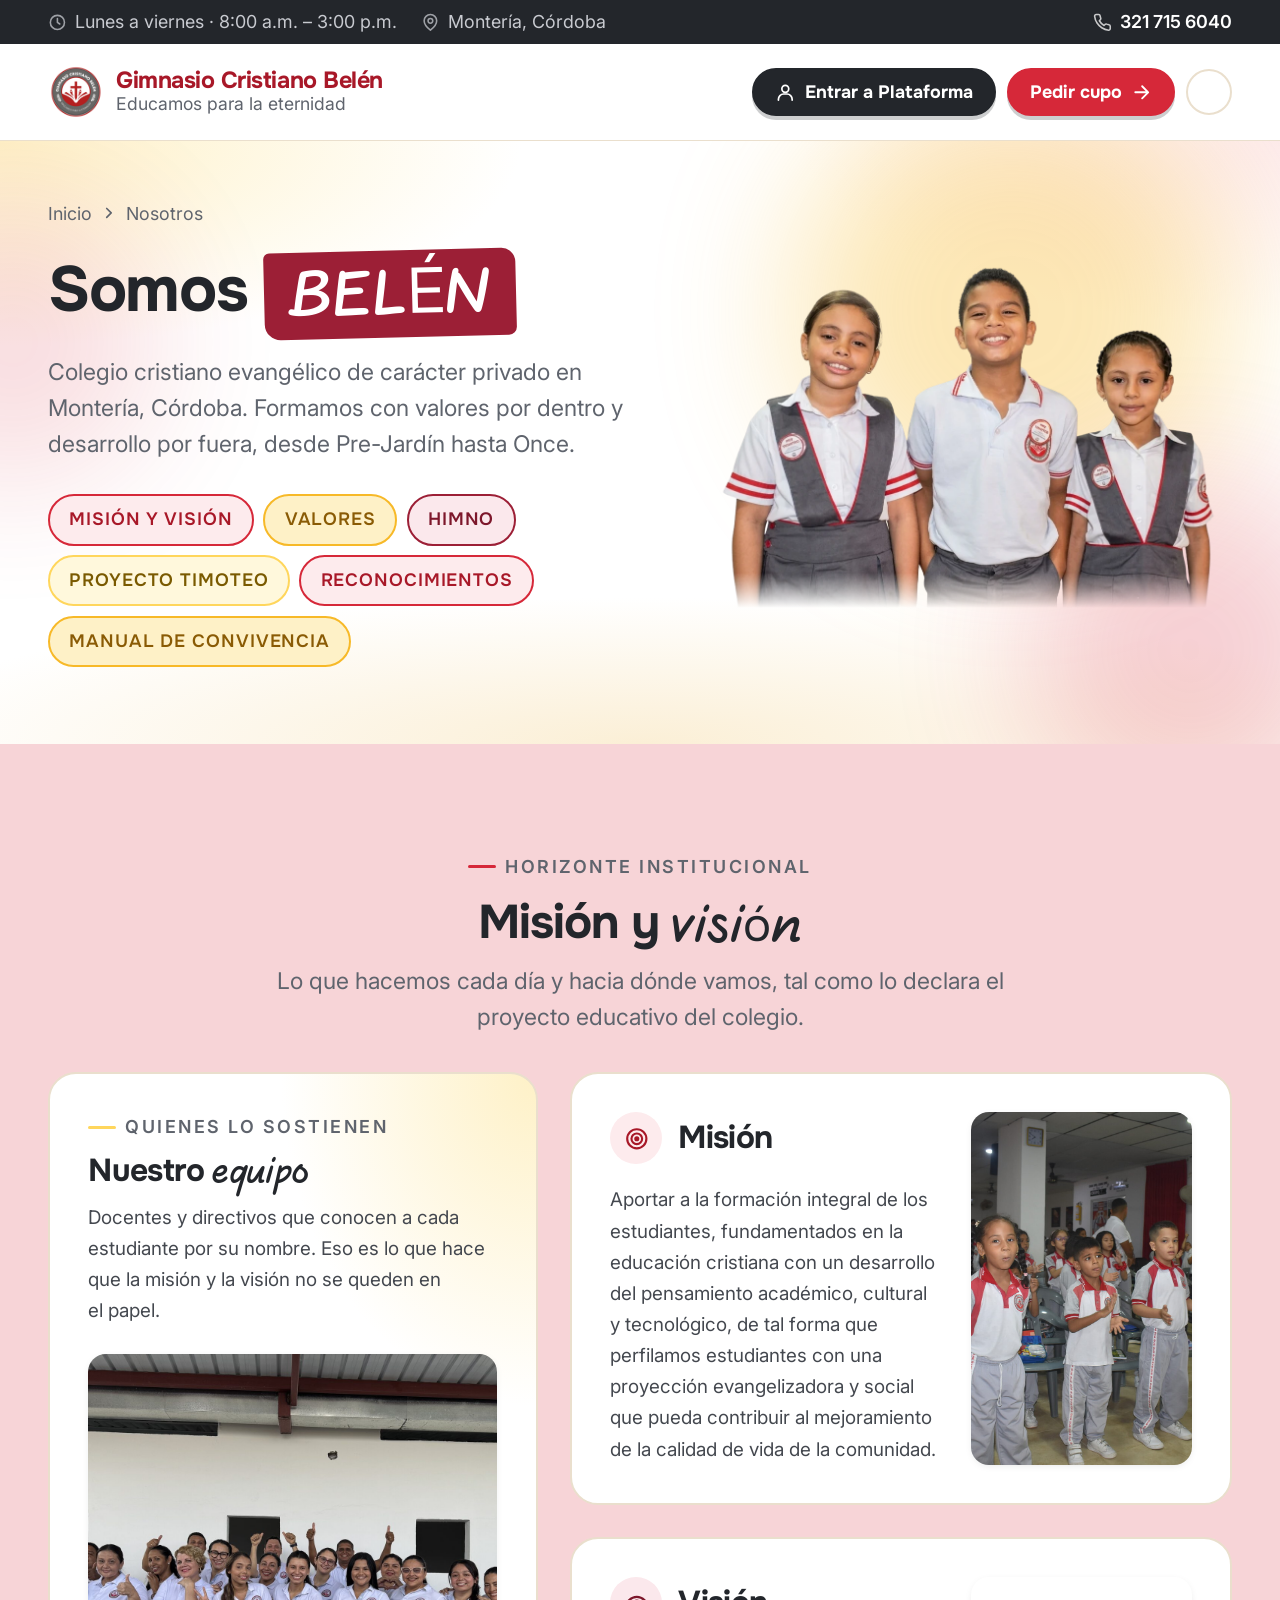
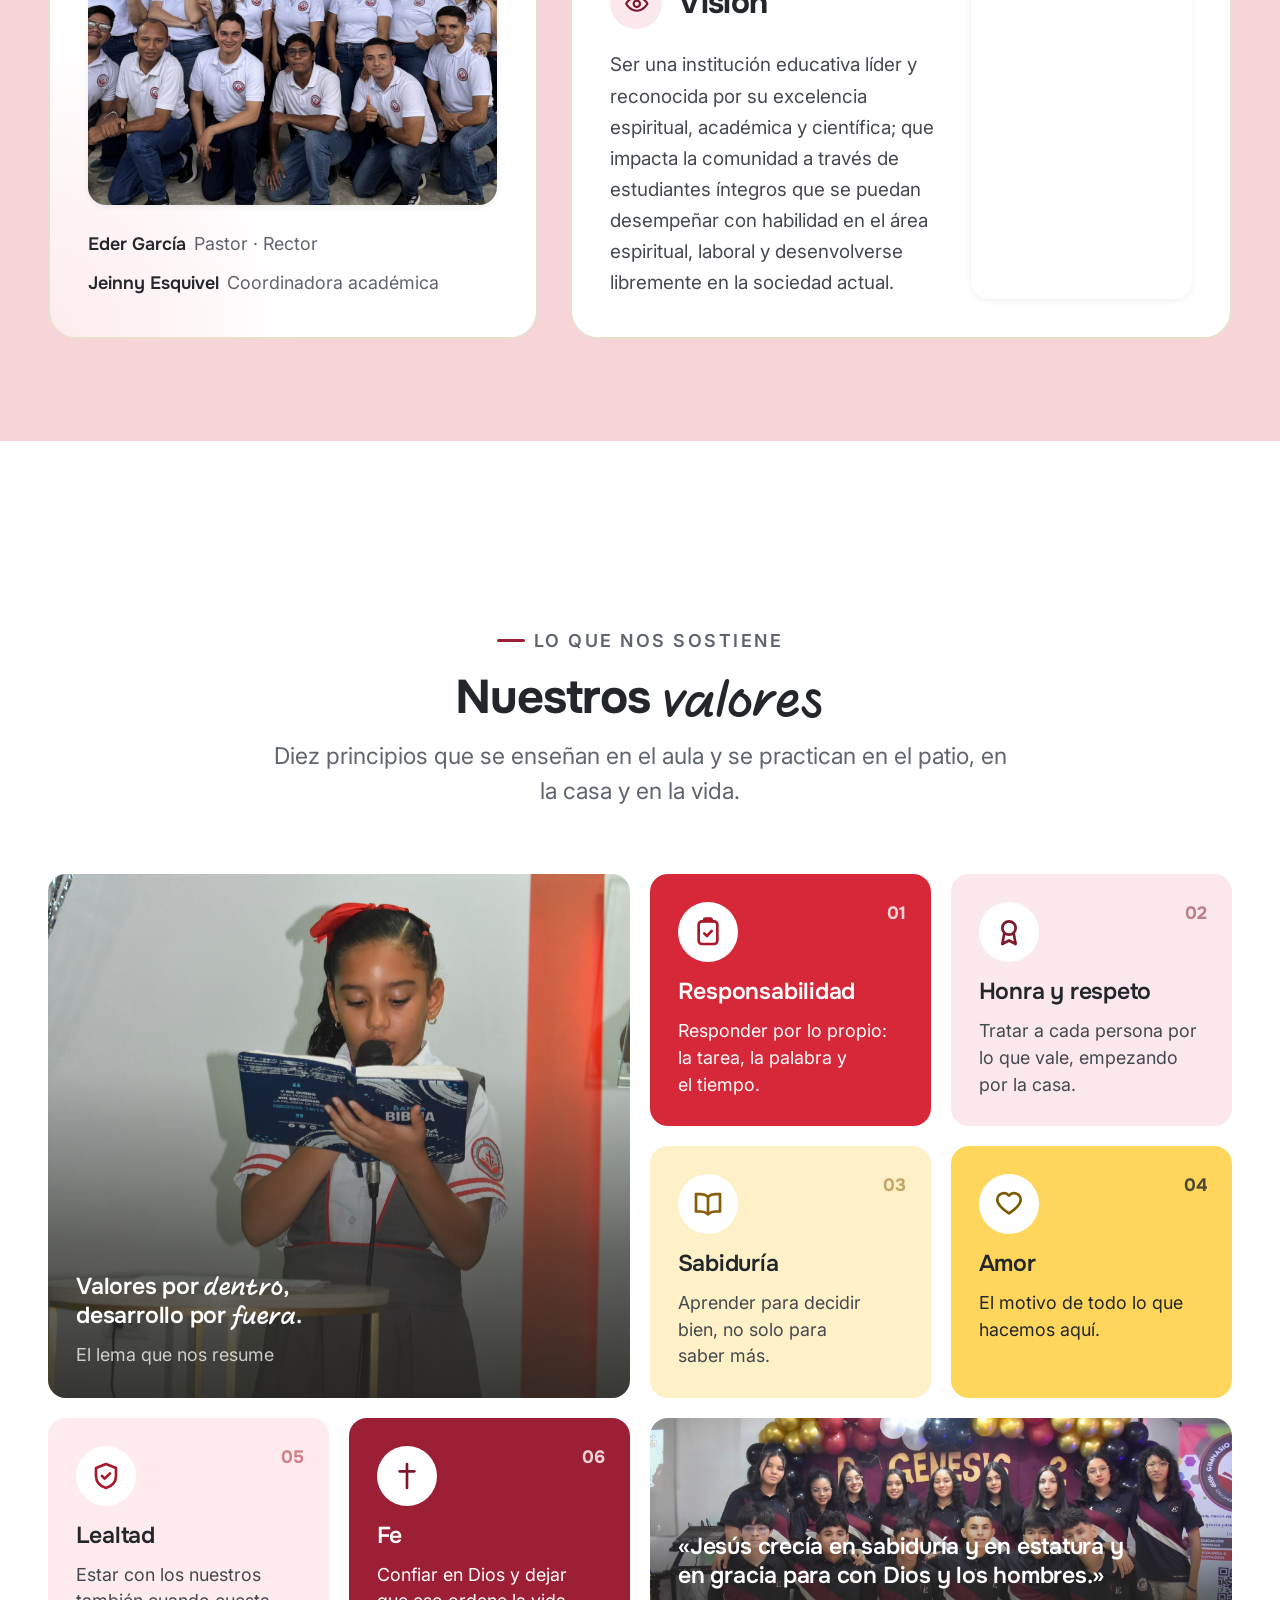
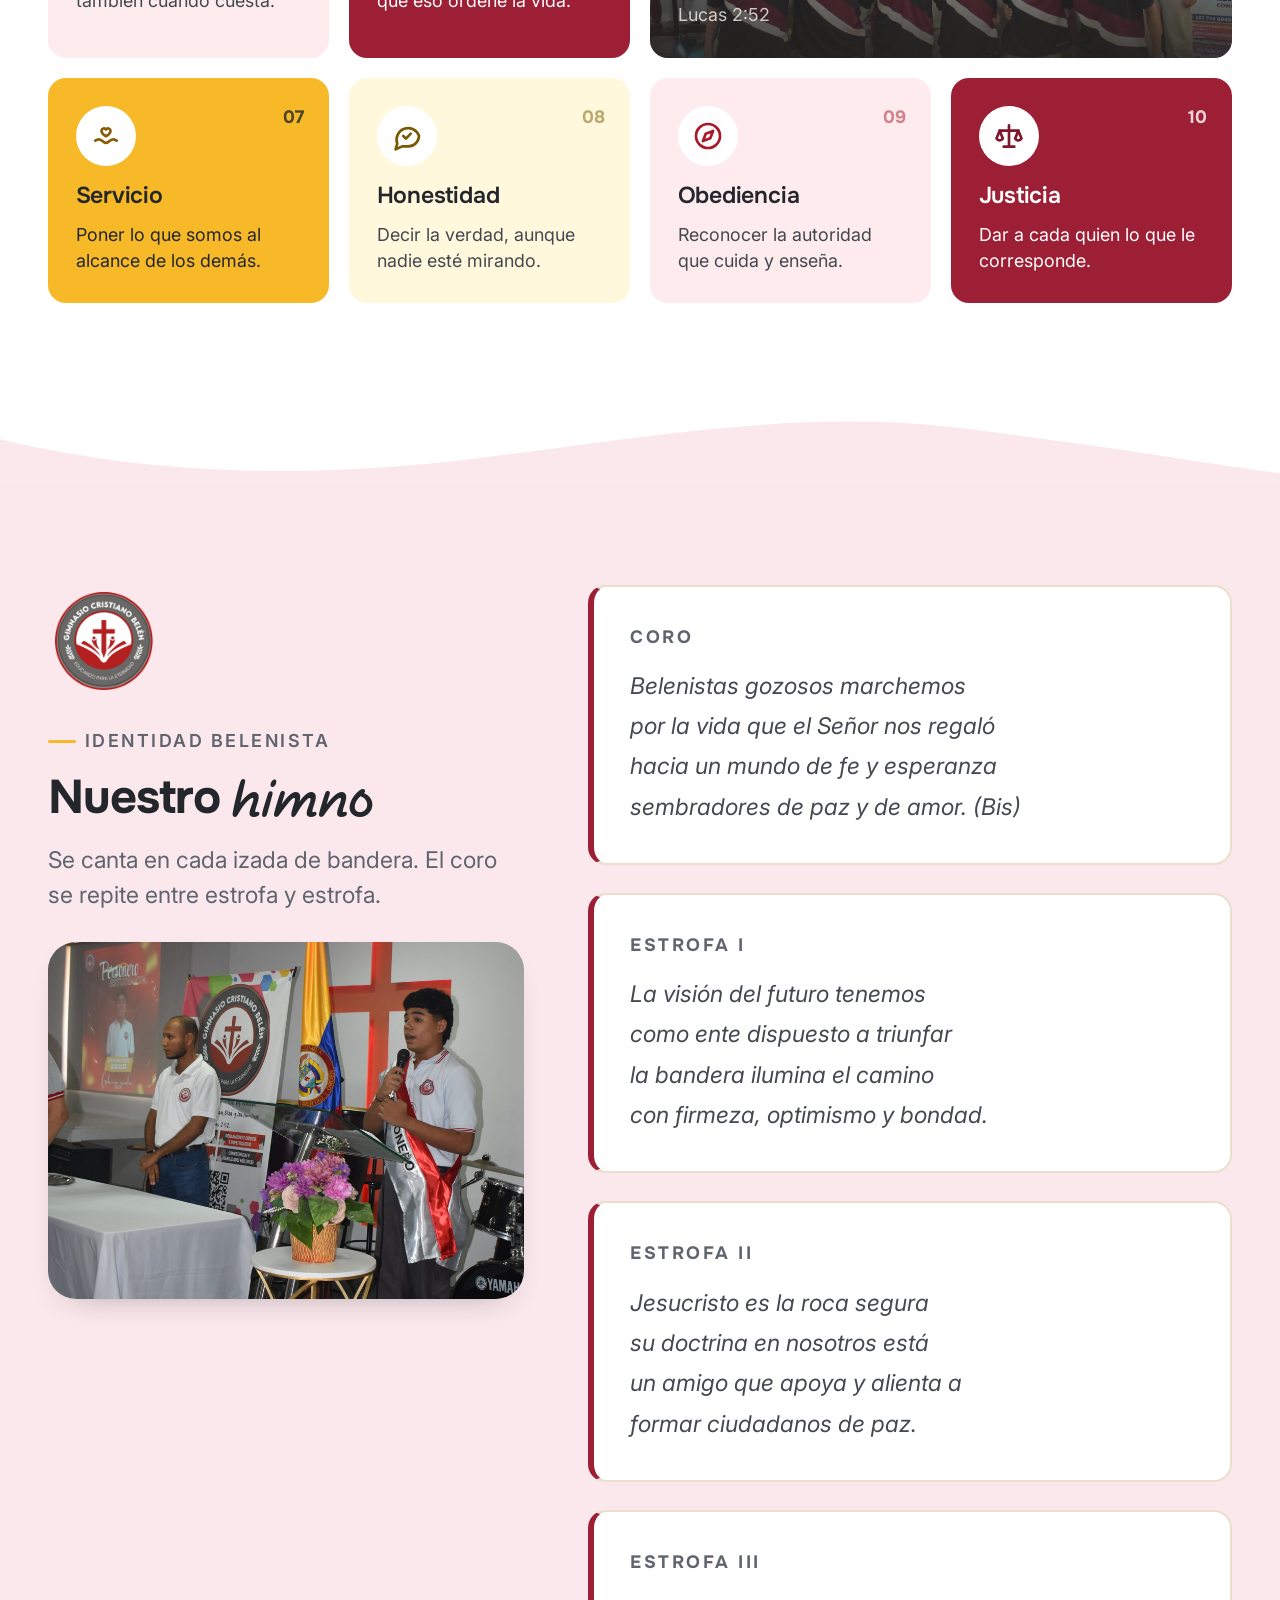
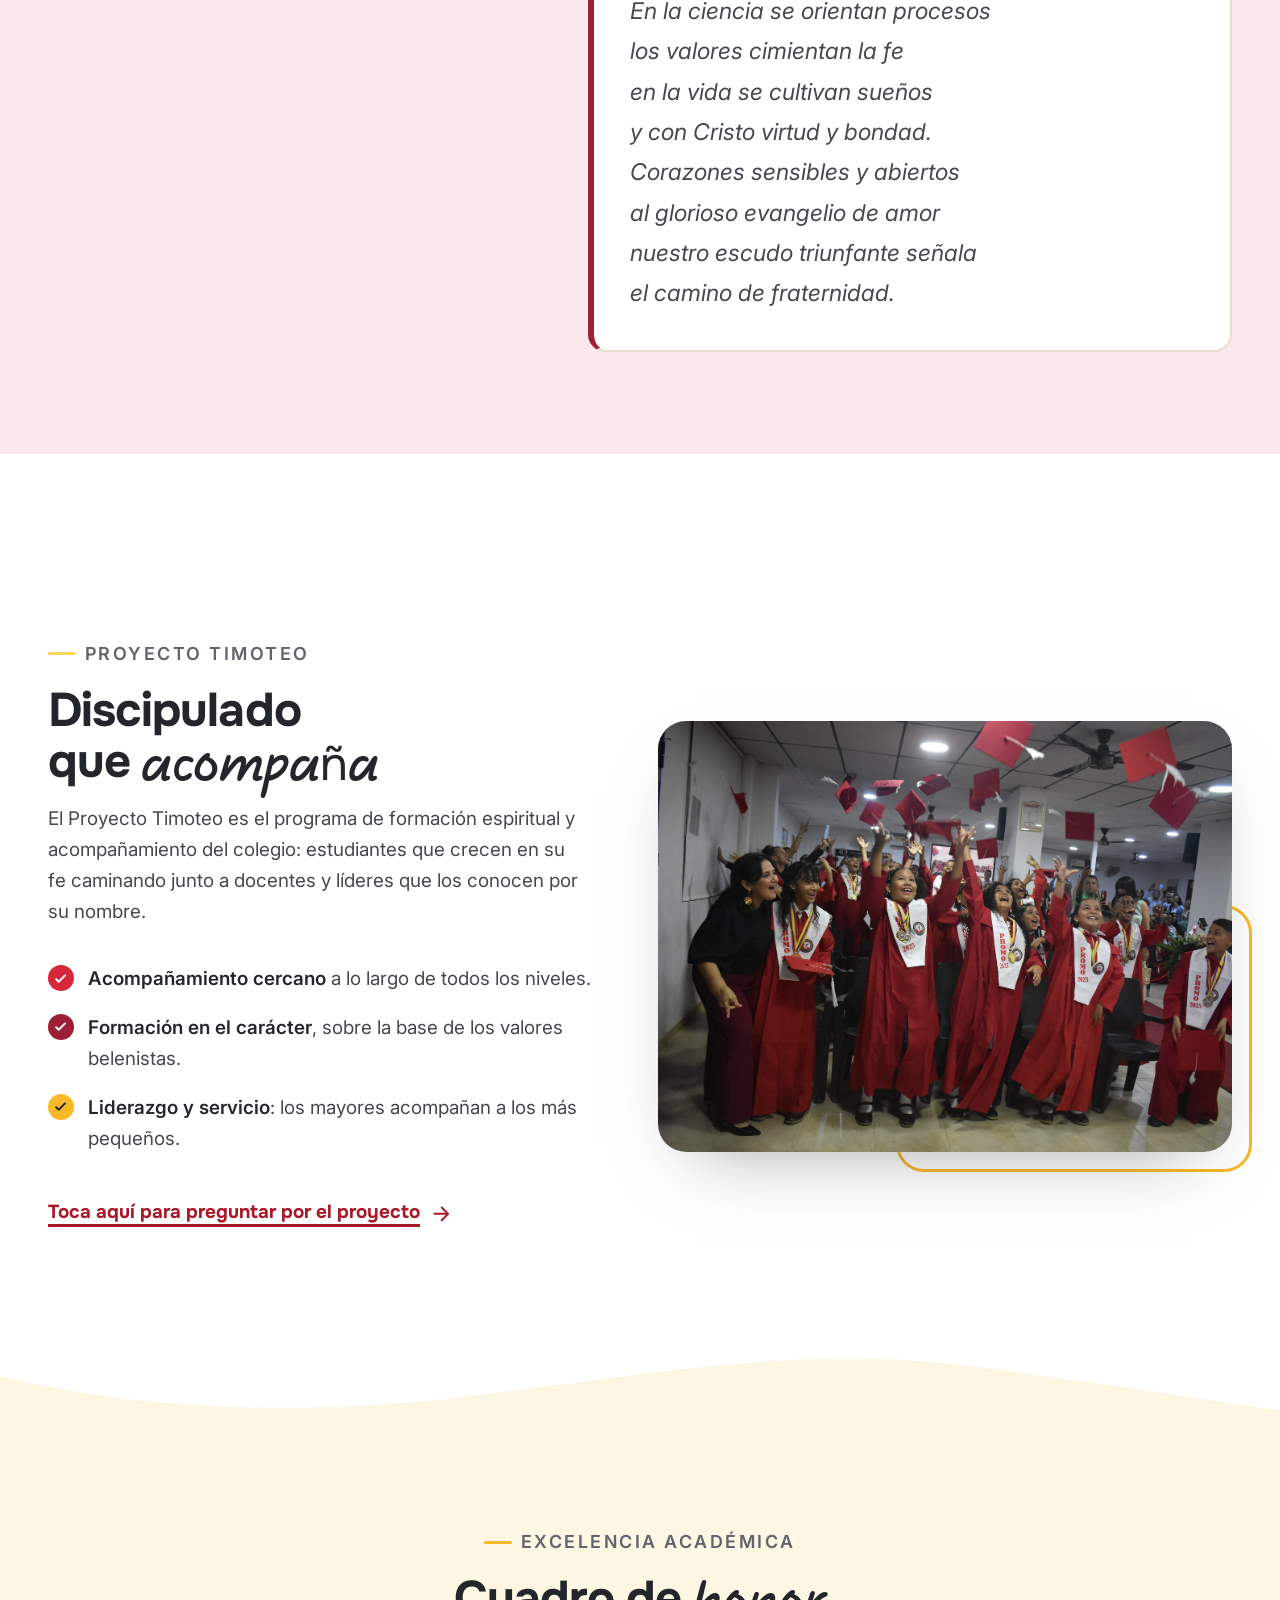
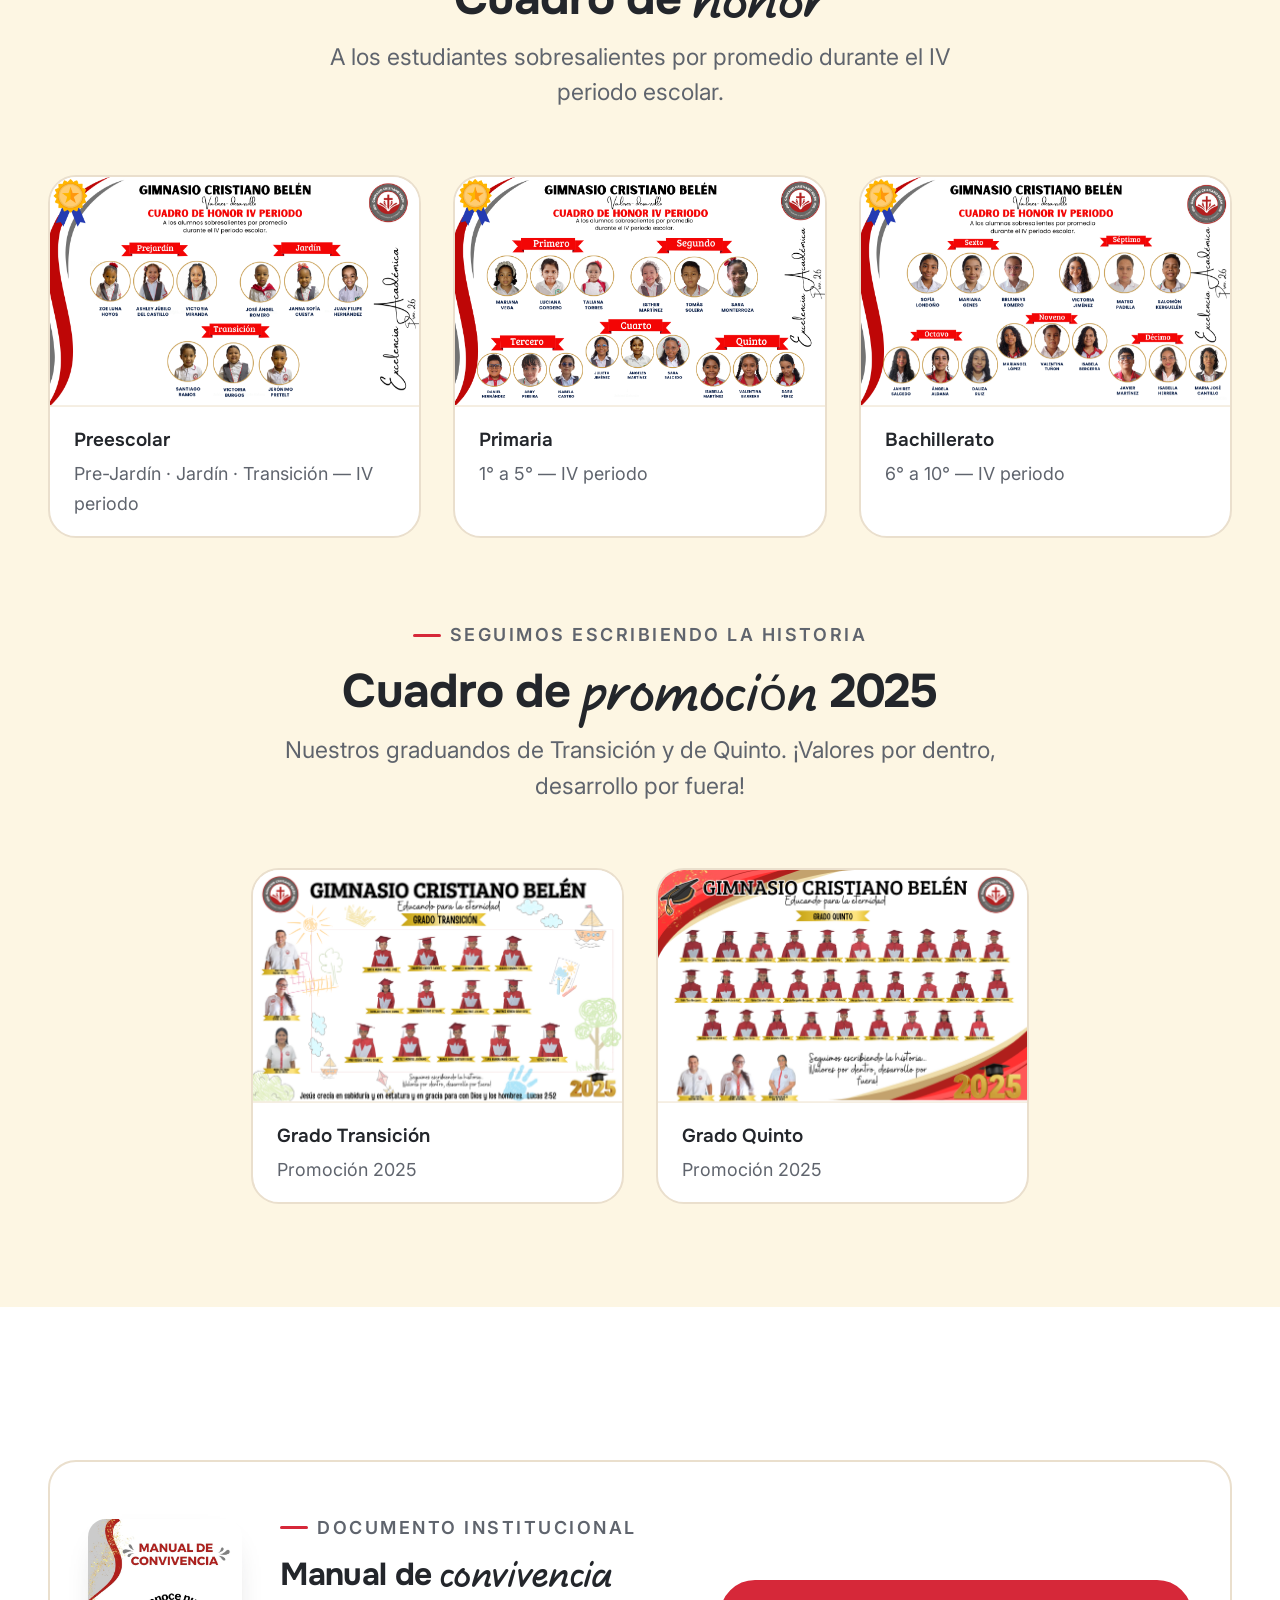
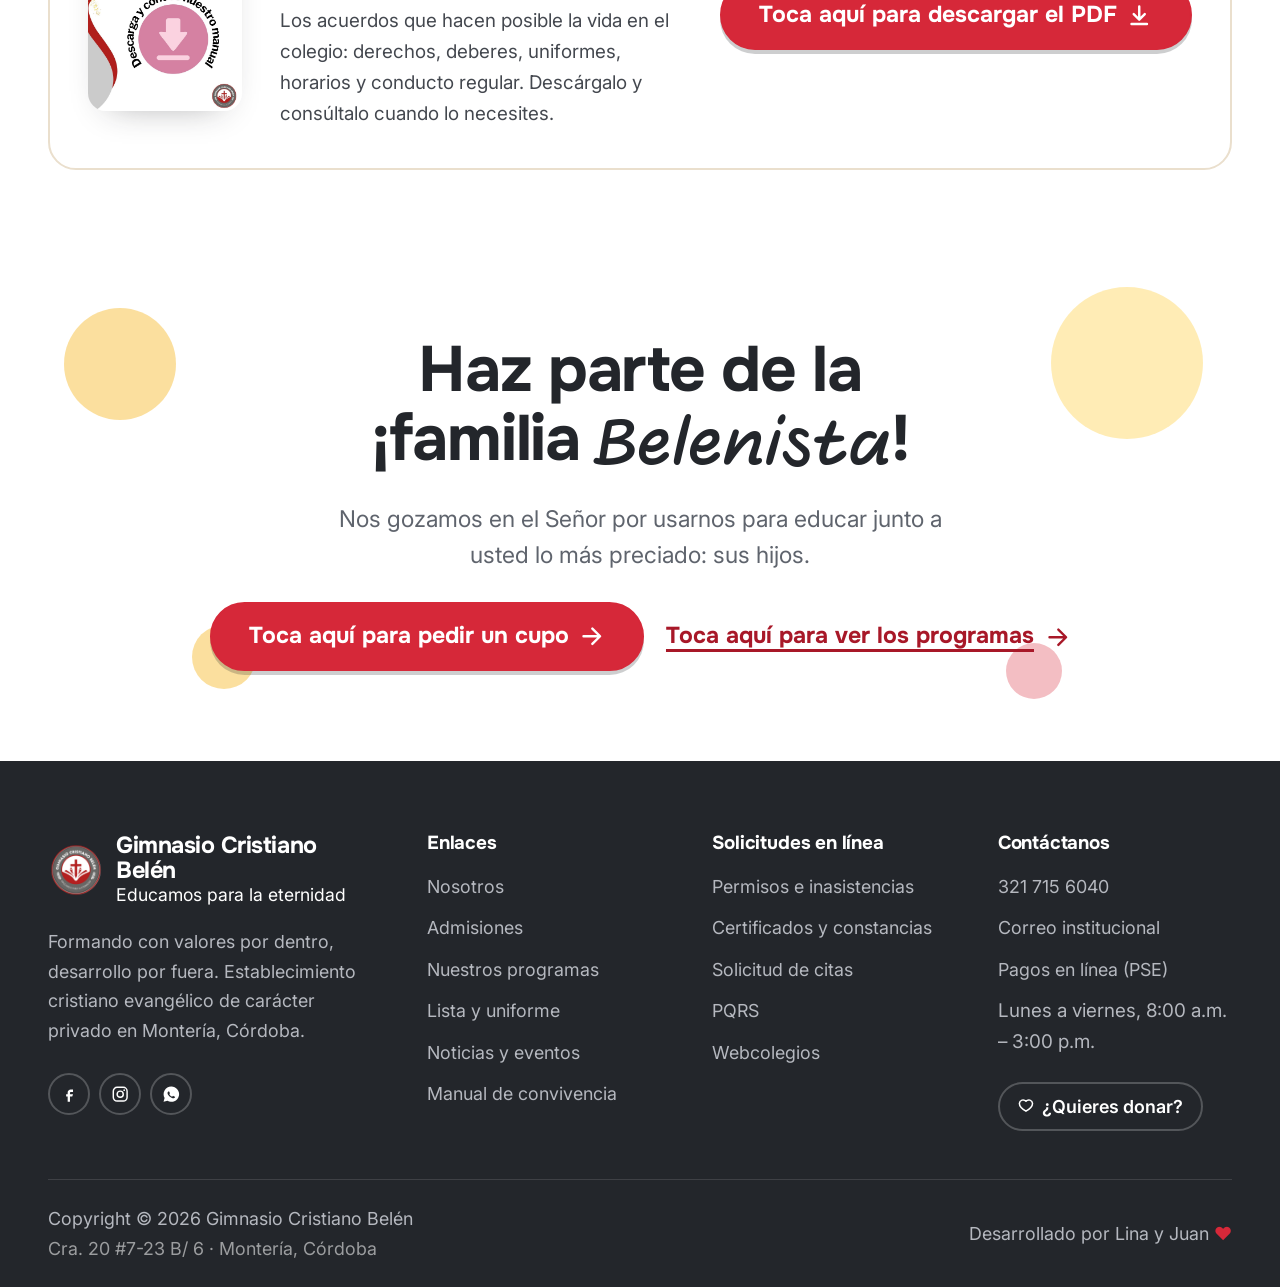
<file: nosotros.html>
<!doctype html>
<html lang="es-CO">
<head>
<meta charset="utf-8">
<meta name="viewport" content="width=device-width, initial-scale=1">
<title>Nosotros — Gimnasio Cristiano Belén | Misión, visión, valores e himno</title>
<meta name="description" content="Quiénes somos: misión, visión, los diez valores belenistas, el himno del colegio, el Proyecto Timoteo, el cuadro de honor y el manual de convivencia del Gimnasio Cristiano Belén, Montería.">
<meta name="theme-color" content="#d62839">
<link rel="icon" href="assets/img/logo_colegio_belen-256.png" type="image/png">

<meta property="og:type" content="website">
<meta property="og:locale" content="es_CO">
<meta property="og:title" content="Nosotros — Gimnasio Cristiano Belén">
<meta property="og:description" content="Misión, visión, valores e himno del Gimnasio Cristiano Belén, colegio cristiano evangélico en Montería, Córdoba.">
<meta property="og:image" content="assets/img/estudiantesbelen.png">

<link rel="preconnect" href="https://fonts.googleapis.com">
<link rel="preconnect" href="https://fonts.gstatic.com" crossorigin>
<link rel="stylesheet" href="assets/css/fonts.css">
<link rel="stylesheet" href="assets/css/tokens.css">
<link rel="stylesheet" href="assets/css/base.css">
<link rel="stylesheet" href="assets/css/motion.css">
<link rel="stylesheet" href="assets/css/layout.css">
<link rel="stylesheet" href="assets/css/paginas.css">
</head>

<body>
<a class="skip" href="#contenido">Saltar al contenido</a>

<!-- ============================================================
     BARRA SUPERIOR
     ============================================================ -->
<div class="topbar">
  <div class="shell topbar__inner">
    <span class="topbar__item">
      <svg viewBox="0 0 24 24" fill="none" stroke="currentColor" stroke-width="2" stroke-linecap="round" stroke-linejoin="round" aria-hidden="true"><circle cx="12" cy="12" r="9"/><path d="M12 7v5l3 2"/></svg>
      <span class="topbar__hours-long">Lunes a viernes · 8:00 a.m. – 3:00 p.m.</span>
      <span class="topbar__hours-short"><span class="topbar__dias">Lun – Vie · </span>8:00 a.m. – 3:00 p.m.</span>
    </span>
    <!-- TODO: reemplazar por la dirección exacta de la sede -->
    <span class="topbar__item topbar__item--hide">
      <svg viewBox="0 0 24 24" fill="none" stroke="currentColor" stroke-width="2" stroke-linecap="round" stroke-linejoin="round" aria-hidden="true"><path d="M20 10c0 6-8 12-8 12s-8-6-8-12a8 8 0 0 1 16 0Z"/><circle cx="12" cy="10" r="3"/></svg>
      Montería, Córdoba
    </span>
    <a class="topbar__item topbar__phone" href="tel:+573217156040">
      <svg viewBox="0 0 24 24" fill="none" stroke="currentColor" stroke-width="2" stroke-linecap="round" stroke-linejoin="round" aria-hidden="true"><path d="M22 16.9v3a2 2 0 0 1-2.2 2 19.8 19.8 0 0 1-8.6-3.1 19.5 19.5 0 0 1-6-6A19.8 19.8 0 0 1 2.1 4.2 2 2 0 0 1 4.1 2h3a2 2 0 0 1 2 1.7c.1 1 .4 1.9.7 2.8a2 2 0 0 1-.5 2.1L8.1 9.9a16 16 0 0 0 6 6l1.3-1.3a2 2 0 0 1 2.1-.4c.9.3 1.8.6 2.8.7a2 2 0 0 1 1.7 2Z"/></svg>
      321 715 6040
    </a>
  </div>
</div>

<!-- ============================================================
     CABECERA
     Igual que la del index. Solo cambian los destinos: los anclajes
     de la portada llevan ahora el prefijo index.html.
     ============================================================ -->
<header class="masthead">
  <div class="shell masthead__inner">
    <a class="brand" href="index.html">
      <img src="assets/img/logo_colegio_belen-256.png" alt="" width="56" height="56">
      <span>
        <span class="brand__name">Gimnasio Cristiano Belén</span>
        <span class="brand__tag">Educamos para la eternidad</span>
      </span>
    </a>

    <div class="masthead__actions">
      <a class="btn btn--ink btn--sm btn--plataforma" href="https://www.servidor2.webcolegios.com/cristianobelen" target="_blank" rel="noopener">
        <svg viewBox="0 0 24 24" fill="none" stroke="currentColor" stroke-width="2" stroke-linecap="round" stroke-linejoin="round" aria-hidden="true"><circle cx="12" cy="8" r="4"/><path d="M4 21v-1a6 6 0 0 1 6-6h4a6 6 0 0 1 6 6v1"/></svg>
        Entrar a Plataforma
      </a>
      <a class="btn btn--sm" href="index.html#admisiones">
        Pedir cupo
        <svg class="arrow" viewBox="0 0 24 24" fill="none" stroke="currentColor" stroke-width="2.2" stroke-linecap="round" stroke-linejoin="round" aria-hidden="true"><path d="M5 12h14M13 5l7 7-7 7"/></svg>
      </a>
      <button class="burger" type="button" aria-expanded="false" aria-controls="menu-movil" aria-label="Abrir el menú">
        <span></span><span></span><span></span>
      </button>
    </div>
  </div>

  <nav class="shell navbar" aria-label="Principal">
    <div class="navwrap">
      <ul class="menu">
        <li class="menu__item"><a class="menu__link" href="index.html">Inicio</a></li>
        <!-- Página actual: se marca a mano. initScrollSpy() solo observa
             enlaces que empiezan por "#", así que no lo sobrescribe. -->
        <li class="menu__item"><a class="menu__link" href="nosotros.html" aria-current="page">Nosotros</a></li>
        <li class="menu__item"><a class="menu__link" href="admisiones.html">Admisiones</a></li>
        <li class="menu__item menu__item--has-menu">
          <button class="menu__link" type="button" aria-expanded="false">
            Guía escolar
            <svg class="caret" viewBox="0 0 24 24" fill="none" stroke="currentColor" stroke-width="2.4" stroke-linecap="round" stroke-linejoin="round" aria-hidden="true"><path d="m6 9 6 6 6-6"/></svg>
          </button>
          <div class="dropdown">
            <a href="lista-uniforme.html">Lista y uniforme</a>
            <a href="calendario-academico.html">Calendario académico</a>
            <a href="noticias-eventos.html">Noticias y eventos</a>
            <a href="assets/docs/manual-convivencia-2026.pdf" target="_blank" rel="noopener">Manual de convivencia</a>
            <hr>
            <p class="dropdown__head">Para las familias</p>
            <a href="https://www.servidor2.webcolegios.com/cristianobelen" target="_blank" rel="noopener">Webcolegios</a>
            <a href="https://www.psepagos.co/PSEHostingUI/ShowTicketOffice.aspx?ID=7633" target="_blank" rel="noopener">Pagos en línea (PSE)</a>
          </div>
        </li>
        <li class="menu__item"><a class="menu__link" href="solicitudes.html">Solicitudes en línea</a></li>
        <li class="menu__item"><a class="menu__link" href="donaciones.html">Donaciones</a></li>
<li class="menu__item"><a class="menu__link" href="preguntas-frecuentes.html">Preguntas frecuentes <svg class="menu__icono" viewBox="0 0 24 24" fill="none" stroke="currentColor" stroke-width="2" stroke-linecap="round" stroke-linejoin="round" aria-hidden="true"><circle cx="12" cy="12" r="9"/><path d="M9.5 9.3a2.6 2.6 0 0 1 5 .9c0 1.7-2.5 2.2-2.5 3.8M12 17.2h.01"/></svg></a></li>
      </ul>
    </div>
  </nav>
</header>

<div class="mobile-menu" id="menu-movil">
  <a href="index.html">Inicio</a>
  <a href="nosotros.html" aria-current="page">Nosotros</a>
  <a href="admisiones.html">Admisiones</a>
  <details>
    <summary>Guía escolar</summary>
    <div class="mobile-menu__sub">
      <a href="lista-uniforme.html">Lista y uniforme</a>
      <a href="calendario-academico.html">Calendario académico</a>
      <a href="noticias-eventos.html">Noticias y eventos</a>
      <a href="assets/docs/manual-convivencia-2026.pdf" target="_blank" rel="noopener">Manual de convivencia</a>
      <a href="https://www.psepagos.co/PSEHostingUI/ShowTicketOffice.aspx?ID=7633" target="_blank" rel="noopener">Pagos en línea (PSE)</a>
    </div>
  </details>
  <a href="solicitudes.html">Solicitudes en línea</a>
  <a href="donaciones.html">Donaciones</a>
  <a href="preguntas-frecuentes.html">Preguntas frecuentes</a>
  <div class="mobile-menu__foot">
    <a class="btn btn--block btn--latido" href="admisiones.html">Toca aquí para pedir un cupo</a>
    <a class="btn btn--ink btn--block" href="https://www.servidor2.webcolegios.com/cristianobelen" target="_blank" rel="noopener">Toca aquí para entrar a la Plataforma</a>
  </div>
</div>

<main id="contenido">

<!-- ============================================================
     CABECERA DE PÁGINA
     ============================================================ -->
<section class="pagehead">
  <span class="pagehead__blob pagehead__blob--1" aria-hidden="true"></span>
  <span class="pagehead__blob pagehead__blob--2" aria-hidden="true"></span>
  <span class="pagehead__blob pagehead__blob--3" aria-hidden="true"></span>

  <div class="shell pagehead__inner">
    <div class="pagehead__body">
      <nav class="crumbs reveal" aria-label="Migas de pan">
        <a href="index.html">Inicio</a>
        <svg viewBox="0 0 24 24" fill="none" stroke="currentColor" stroke-width="2.2" stroke-linecap="round" stroke-linejoin="round" aria-hidden="true"><path d="m9 6 6 6-6 6"/></svg>
        <span>Nosotros</span>
      </nav>

      <h1 class="pagehead__title reveal" style="--i:1">
        Somos <span class="mark mark--turquesa">BELÉN</span>
      </h1>

      <p class="lede reveal" style="--i:2">
        Colegio cristiano evangélico de carácter privado en Montería, Córdoba.
        Formamos con valores por dentro y desarrollo por fuera, desde Pre-Jardín
        hasta Once.
      </p>

      <ul class="chips reveal" style="--i:3">
        <li><a class="chip chip--rojo" href="#mision-vision">Misión y visión</a></li>
        <li><a class="chip chip--mostaza" href="#valores">Valores</a></li>
        <li><a class="chip chip--turquesa" href="#himno">Himno</a></li>
        <li><a class="chip chip--verde" href="#timoteo">Proyecto Timoteo</a></li>
        <li><a class="chip chip--rojo" href="#reconocimientos">Reconocimientos</a></li>
        <li><a class="chip chip--mostaza" href="#manual">Manual de convivencia</a></li>
      </ul>
    </div>

    <div class="pagehead__media reveal-img" style="--i:2">
      <img src="assets/img/estudiantes-nosotros.webp" alt="Tres estudiantes del Gimnasio Cristiano Belén con el uniforme del colegio" width="1071" height="714" fetchpriority="high" decoding="async">
    </div>
  </div>
</section>

<!-- ============================================================
     MISIÓN Y VISIÓN
     Texto oficial del colegio. REVISAR: se corrigieron dos erratas
     del original ("de los estudiante" → "de los estudiantes",
     "cultural y tecnológica" → "cultural y tecnológico" en la
     misión; "cientifica" → "científica" y "a traves" → "a través"
     en la visión). Confirmar con el colegio antes de publicar.
     ============================================================ -->
<section class="section section--rojo-vivo" id="mision-vision">
  <div class="shell">
    <div class="section__head section__head--tight reveal">
      <p class="eyebrow">Horizonte institucional</p>
      <h2>Misión y <span class="hand">visión</span></h2>
      <p class="lede">
        Lo que hacemos cada día y hacia dónde vamos, tal como lo declara el
        proyecto educativo del colegio.
      </p>
    </div>

    <div class="purpose">
      <article class="team reveal">
        <p class="eyebrow eyebrow--verde team__eyebrow">Quienes lo sostienen</p>
        <h3 class="team__title">Nuestro <span class="hand">equipo</span></h3>
        <p class="team__intro">
          Docentes y directivos que conocen a cada estudiante por su nombre. Eso
          es lo que hace que la misión y la visión no se queden en el papel.
        </p>

        <img class="team__foto" src="assets/img/equipo-docentes.jpg"
             alt="Docentes del Gimnasio Cristiano Belén reunidos, con la camiseta del colegio"
             width="1600" height="1200" loading="lazy" decoding="async">

        <ul class="team__names">
          <li><strong>Eder García</strong> <span>Pastor · Rector</span></li>
          <li><strong>Jeinny Esquivel</strong> <span>Coordinadora académica</span></li>
        </ul>
      </article>

      <div class="purpose__cards">
        <article class="mv__card mv__card--mision reveal" style="--i:1">
          <div class="mv__body">
            <div class="mv__head">
              <span class="mv__icon" aria-hidden="true">
                <svg viewBox="0 0 24 24" fill="none" stroke="currentColor" stroke-width="2" stroke-linecap="round" stroke-linejoin="round"><circle cx="12" cy="12" r="9"/><circle cx="12" cy="12" r="5"/><circle cx="12" cy="12" r="1.4" fill="currentColor"/></svg>
              </span>
              <h3>Misión</h3>
            </div>
            <p>
              Aportar a la formación integral de los estudiantes, fundamentados en
              la educación cristiana con un desarrollo del pensamiento académico,
              cultural y tecnológico, de tal forma que perfilamos estudiantes con
              una proyección evangelizadora y social que pueda contribuir al
              mejoramiento de la calidad de vida de la comunidad.
            </p>
          </div>

          <div class="mv__media">
            <img class="mv__foto" src="assets/img/foto-alabanza.jpg"
                 alt="Estudiantes de primaria del Gimnasio Cristiano Belén en un momento de alabanza"
                 width="1600" height="1067" loading="lazy" decoding="async">
          </div>
        </article>

        <article class="mv__card mv__card--vision reveal" style="--i:2">
          <div class="mv__body">
            <div class="mv__head">
              <span class="mv__icon" aria-hidden="true">
                <svg viewBox="0 0 24 24" fill="none" stroke="currentColor" stroke-width="2" stroke-linecap="round" stroke-linejoin="round"><path d="M2 12s3.6-6.5 10-6.5S22 12 22 12s-3.6 6.5-10 6.5S2 12 2 12Z"/><circle cx="12" cy="12" r="3"/></svg>
              </span>
              <h3>Visión</h3>
            </div>
            <p>
              Ser una institución educativa líder y reconocida por su excelencia
              espiritual, académica y científica; que impacta la comunidad a través
              de estudiantes íntegros que se puedan desempeñar con habilidad en el
              área espiritual, laboral y desenvolverse libremente en la sociedad
              actual.
            </p>
          </div>

          <div class="mv__media">
            <img class="mv__foto" src="assets/img/foto-laboratorio.jpg"
                 alt="Estudiantes del Gimnasio Cristiano Belén en una práctica del laboratorio de ciencias"
                 width="960" height="1200" loading="lazy" decoding="async">
          </div>
        </article>
      </div>
    </div>
  </div>
</section>

<div class="wave wave--flip wave--white" aria-hidden="true">
  <svg viewBox="0 0 1440 90" preserveAspectRatio="none"><path d="M0 40c180 45 360 45 540 22s360-58 540-35 300 45 360 53v10H0Z"/></svg>
</div>

<!-- ============================================================
     VALORES
     ============================================================ -->
<section class="section" id="valores">
  <div class="shell">
    <div class="section__head reveal">
      <p class="eyebrow eyebrow--turquesa">Lo que nos sostiene</p>
      <h2>Nuestros <span class="hand">valores</span></h2>
      <p class="lede">
        Diez principios que se enseñan en el aula y se practican en el patio,
        en la casa y en la vida.
      </p>
    </div>

    <!-- REVISAR: el colegio solo publica los NOMBRES de los diez valores.
         Las frases de una línea son redacción nuestra: conviene que las
         apruebe o las reescriba el colegio. -->
    <div class="values">
      <figure class="value-photo value-photo--tall reveal-img">
        <img src="assets/img/foto-devocional.jpg" alt="Estudiante del Gimnasio Cristiano Belén leyendo la Biblia frente al micrófono" width="933" height="1400" loading="lazy" decoding="async">
        <figcaption class="value-photo__body">
          <p class="value-photo__quote">
            Valores por <span class="hand">dentro</span>,<br>
            desarrollo por <span class="hand">fuera</span>.
          </p>
          <span class="value-photo__source">El lema que nos resume</span>
        </figcaption>
      </figure>

      <article class="value value--rojo value--vivo reveal" style="--i:0">
        <span class="value__icon" aria-hidden="true">
          <svg viewBox="0 0 24 24" fill="none" stroke="currentColor" stroke-width="2" stroke-linecap="round" stroke-linejoin="round"><rect x="5" y="4" width="14" height="17" rx="2.5"/><path d="M9 4V3.2A1.2 1.2 0 0 1 10.2 2h3.6A1.2 1.2 0 0 1 15 3.2V4"/><path d="m9.2 13 2 2 3.6-3.8"/></svg>
        </span>
        <span class="value__num" aria-hidden="true">01</span>
        <h3 class="value__name">Responsabilidad</h3>
        <p class="value__text">Responder por lo propio: la tarea, la palabra y el tiempo.</p>
      </article>

      <article class="value value--turquesa reveal" style="--i:1">
        <span class="value__icon" aria-hidden="true">
          <svg viewBox="0 0 24 24" fill="none" stroke="currentColor" stroke-width="2" stroke-linecap="round" stroke-linejoin="round"><circle cx="12" cy="9" r="5"/><path d="m8.4 13.4-1.4 7.6L12 18.4l5 2.6-1.4-7.6"/></svg>
        </span>
        <span class="value__num" aria-hidden="true">02</span>
        <h3 class="value__name">Honra y respeto</h3>
        <p class="value__text">Tratar a cada persona por lo que vale, empezando por la casa.</p>
      </article>

      <article class="value value--mostaza reveal" style="--i:2">
        <span class="value__icon" aria-hidden="true">
          <svg viewBox="0 0 24 24" fill="none" stroke="currentColor" stroke-width="2" stroke-linecap="round" stroke-linejoin="round"><path d="M12 6.6C10.5 5.3 8.6 4.6 6.5 4.6H3v13h3.5c2.1 0 4 .7 5.5 2 1.5-1.3 3.4-2 5.5-2H21v-13h-3.5c-2.1 0-4 .7-5.5 2Z"/><path d="M12 6.6v13"/></svg>
        </span>
        <span class="value__num" aria-hidden="true">03</span>
        <h3 class="value__name">Sabiduría</h3>
        <p class="value__text">Aprender para decidir bien, no solo para saber más.</p>
      </article>

      <article class="value value--verde value--vivo reveal" style="--i:3">
        <span class="value__icon" aria-hidden="true">
          <svg viewBox="0 0 24 24" fill="none" stroke="currentColor" stroke-width="2" stroke-linecap="round" stroke-linejoin="round"><path d="M20.8 8.6a5 5 0 0 0-8.8-2.9 5 5 0 0 0-8.8 2.9c0 5.2 8.8 10.4 8.8 10.4s8.8-5.2 8.8-10.4Z"/></svg>
        </span>
        <span class="value__num" aria-hidden="true">04</span>
        <h3 class="value__name">Amor</h3>
        <p class="value__text">El motivo de todo lo que hacemos aquí.</p>
      </article>

      <article class="value value--rojo reveal" style="--i:0">
        <span class="value__icon" aria-hidden="true">
          <svg viewBox="0 0 24 24" fill="none" stroke="currentColor" stroke-width="2" stroke-linecap="round" stroke-linejoin="round"><path d="M12 3 4.5 6v6c0 4.4 3.1 7.9 7.5 9 4.4-1.1 7.5-4.6 7.5-9V6L12 3Z"/><path d="m9 12 2 2 4-4"/></svg>
        </span>
        <span class="value__num" aria-hidden="true">05</span>
        <h3 class="value__name">Lealtad</h3>
        <p class="value__text">Estar con los nuestros también cuando cuesta.</p>
      </article>

      <article class="value value--turquesa value--vivo reveal" style="--i:1">
        <span class="value__icon" aria-hidden="true">
          <svg viewBox="0 0 24 24" fill="none" stroke="currentColor" stroke-width="2" stroke-linecap="round" stroke-linejoin="round"><path d="M12 3v18"/><path d="M6.5 8.5h11"/></svg>
        </span>
        <span class="value__num" aria-hidden="true">06</span>
        <h3 class="value__name">Fe</h3>
        <p class="value__text">Confiar en Dios y dejar que eso ordene la vida.</p>
      </article>

      <figure class="value-photo value-photo--wide reveal-img">
        <img src="assets/img/foto-promocion.jpg" alt="Estudiantes de la promoción Génesis del Gimnasio Cristiano Belén" width="1800" height="1200" loading="lazy" decoding="async">
        <figcaption class="value-photo__body">
          <p class="value-photo__quote">
            «Jesús crecía en sabiduría y en estatura y en gracia para con Dios
            y los hombres.»
          </p>
          <span class="value-photo__source">Lucas 2:52</span>
        </figcaption>
      </figure>

      <article class="value value--mostaza value--vivo reveal" style="--i:2">
        <span class="value__icon" aria-hidden="true">
          <svg viewBox="0 0 24 24" fill="none" stroke="currentColor" stroke-width="2" stroke-linecap="round" stroke-linejoin="round"><path d="M4 15.5c1.7-1.3 3.4-1.3 5 0l1.2.9a3 3 0 0 0 3.6 0l1.2-.9c1.6-1.3 3.3-1.3 5 0"/><path d="M12 12.2S8.6 10.3 8.6 8.1a1.9 1.9 0 0 1 3.4-1 1.9 1.9 0 0 1 3.4 1c0 2.2-3.4 4.1-3.4 4.1Z"/></svg>
        </span>
        <span class="value__num" aria-hidden="true">07</span>
        <h3 class="value__name">Servicio</h3>
        <p class="value__text">Poner lo que somos al alcance de los demás.</p>
      </article>

      <article class="value value--verde reveal" style="--i:3">
        <span class="value__icon" aria-hidden="true">
          <svg viewBox="0 0 24 24" fill="none" stroke="currentColor" stroke-width="2" stroke-linecap="round" stroke-linejoin="round"><path d="M21 11.8a8 8 0 0 1-8 8H8.4L3.5 22l1.2-4.3A8 8 0 1 1 21 11.8Z"/><path d="m9.2 12 2 2 3.6-3.8"/></svg>
        </span>
        <span class="value__num" aria-hidden="true">08</span>
        <h3 class="value__name">Honestidad</h3>
        <p class="value__text">Decir la verdad, aunque nadie esté mirando.</p>
      </article>

      <article class="value value--rojo reveal" style="--i:0">
        <span class="value__icon" aria-hidden="true">
          <svg viewBox="0 0 24 24" fill="none" stroke="currentColor" stroke-width="2" stroke-linecap="round" stroke-linejoin="round"><circle cx="12" cy="12" r="9"/><path d="m15.8 8.2-2.1 5.5-5.5 2.1 2.1-5.5 5.5-2.1Z"/></svg>
        </span>
        <span class="value__num" aria-hidden="true">09</span>
        <h3 class="value__name">Obediencia</h3>
        <p class="value__text">Reconocer la autoridad que cuida y enseña.</p>
      </article>

      <article class="value value--turquesa value--vivo reveal" style="--i:1">
        <span class="value__icon" aria-hidden="true">
          <svg viewBox="0 0 24 24" fill="none" stroke="currentColor" stroke-width="2" stroke-linecap="round" stroke-linejoin="round"><path d="M12 4v16M8 20h8M5 8h14"/><path d="m5 8-2.4 5.8a2.7 2.7 0 0 0 4.8 0Z"/><path d="m19 8-2.4 5.8a2.7 2.7 0 0 0 4.8 0Z"/></svg>
        </span>
        <span class="value__num" aria-hidden="true">10</span>
        <h3 class="value__name">Justicia</h3>
        <p class="value__text">Dar a cada quien lo que le corresponde.</p>
      </article>
    </div>
  </div>
</section>

<div class="wave wave--turquesa" aria-hidden="true">
  <svg viewBox="0 0 1440 90" preserveAspectRatio="none"><path d="M0 40c180 45 360 45 540 22s360-58 540-35 300 45 360 53v10H0Z"/></svg>
</div>

<!-- ============================================================
     HIMNO
     Letra completa. Hasta ahora solo existía dentro de una imagen:
     aquí es texto real, seleccionable y accesible.
     ============================================================ -->
<section class="section section--turquesa" id="himno">
  <div class="shell hymn">
    <div class="hymn__aside reveal">
      <img class="hymn__logo" src="assets/img/logo_colegio_belen-256.png" alt="" width="112" height="112">
      <p class="eyebrow eyebrow--mostaza">Identidad belenista</p>
      <h2>Nuestro <span class="hand">himno</span></h2>
      <p class="lede">
        Se canta en cada izada de bandera. El coro se repite entre estrofa y
        estrofa.
      </p>

      <img class="hymn__foto" src="assets/img/foto-izada.jpg"
           alt="Estudiante belenista en el atril durante una izada de bandera, junto a la bandera de Colombia"
           width="933" height="1400" loading="lazy" decoding="async">
    </div>

    <div class="hymn__verses">
      <blockquote class="hymn__verse hymn__verse--coro reveal">
        <span class="hymn__label">Coro</span>
        <p>
          Belenistas gozosos marchemos<br>
          por la vida que el Señor nos regaló<br>
          hacia un mundo de fe y esperanza<br>
          sembradores de paz y de amor. <em>(Bis)</em>
        </p>
      </blockquote>

      <blockquote class="hymn__verse reveal" style="--i:1">
        <span class="hymn__label">Estrofa I</span>
        <p>
          La visión del futuro tenemos<br>
          como ente dispuesto a triunfar<br>
          la bandera ilumina el camino<br>
          con firmeza, optimismo y bondad.
        </p>
      </blockquote>

      <blockquote class="hymn__verse reveal" style="--i:2">
        <span class="hymn__label">Estrofa II</span>
        <p>
          Jesucristo es la roca segura<br>
          su doctrina en nosotros está<br>
          un amigo que apoya y alienta a<br>
          formar ciudadanos de paz.
        </p>
      </blockquote>

      <blockquote class="hymn__verse reveal" style="--i:3">
        <span class="hymn__label">Estrofa III</span>
        <p>
          En la ciencia se orientan procesos<br>
          los valores cimientan la fe<br>
          en la vida se cultivan sueños<br>
          y con Cristo virtud y bondad.<br>
          Corazones sensibles y abiertos<br>
          al glorioso evangelio de amor<br>
          nuestro escudo triunfante señala<br>
          el camino de fraternidad.
        </p>
      </blockquote>
    </div>
  </div>
</section>

<div class="wave wave--flip wave--white" aria-hidden="true">
  <svg viewBox="0 0 1440 90" preserveAspectRatio="none"><path d="M0 40c180 45 360 45 540 22s360-58 540-35 300 45 360 53v10H0Z"/></svg>
</div>

<!-- ============================================================
     PROYECTO TIMOTEO
     REVISAR: la página del sitio actual (/proyecto-timoteo/) está
     vacía, sin texto ni imágenes. Lo de abajo es provisional: hay
     que pedirle al colegio la descripción real del proyecto.
     ============================================================ -->
<section class="section" id="timoteo">
  <div class="shell about__inner">
    <div class="reveal">
      <p class="eyebrow eyebrow--verde">Proyecto Timoteo</p>
      <h2>Discipulado que <span class="hand">acompaña</span></h2>

      <p class="u-mt">
        El Proyecto Timoteo es el programa de formación espiritual y
        acompañamiento del colegio: estudiantes que crecen en su fe caminando
        junto a docentes y líderes que los conocen por su nombre.
      </p>

      <ul class="features">
        <li>
          <span class="dot dot--rojo"><svg viewBox="0 0 24 24" fill="none" stroke="currentColor" stroke-linecap="round" stroke-linejoin="round" aria-hidden="true"><path d="m5 13 4 4L19 7"/></svg></span>
          <span><strong>Acompañamiento cercano</strong> a lo largo de todos los niveles.</span>
        </li>
        <li>
          <span class="dot dot--turquesa"><svg viewBox="0 0 24 24" fill="none" stroke="currentColor" stroke-linecap="round" stroke-linejoin="round" aria-hidden="true"><path d="m5 13 4 4L19 7"/></svg></span>
          <span><strong>Formación en el carácter</strong>, sobre la base de los valores belenistas.</span>
        </li>
        <li>
          <span class="dot dot--mostaza"><svg viewBox="0 0 24 24" fill="none" stroke="currentColor" stroke-linecap="round" stroke-linejoin="round" aria-hidden="true"><path d="m5 13 4 4L19 7"/></svg></span>
          <span><strong>Liderazgo y servicio</strong>: los mayores acompañan a los más pequeños.</span>
        </li>
      </ul>

      <div class="actions u-mt-lg">
        <a class="btn btn--outline" href="https://wa.me/message/7YWCVETQ3TKVC1" target="_blank" rel="noopener">
          Toca aquí para preguntar por el proyecto
          <svg class="arrow" viewBox="0 0 24 24" fill="none" stroke="currentColor" stroke-width="2.2" stroke-linecap="round" stroke-linejoin="round" aria-hidden="true"><path d="M5 12h14M13 5l7 7-7 7"/></svg>
        </a>
      </div>
    </div>

    <div class="player-frame reveal-img" style="--i:1">
      <img class="photo" src="assets/img/foto-grado.jpg" alt="Estudiantes del Gimnasio Cristiano Belén celebrando en su ceremonia de grado" width="1600" height="1067" loading="lazy" decoding="async">
    </div>
  </div>
</section>

<div class="wave wave--amarillo" aria-hidden="true">
  <svg viewBox="0 0 1440 90" preserveAspectRatio="none"><path d="M0 40c180 45 360 45 540 22s360-58 540-35 300 45 360 53v10H0Z"/></svg>
</div>

<!-- ============================================================
     RECONOCIMIENTOS
     Las piezas gráficas se reemplazan cada periodo / cada año.
     Basta con sobrescribir el archivo en assets/img/ y actualizar
     el <figcaption>. Todo lo demás se queda igual.
     ============================================================ -->
<section class="section section--amarillo" id="reconocimientos">
  <div class="shell">
    <div class="section__head reveal">
      <p class="eyebrow eyebrow--mostaza">Excelencia académica</p>
      <h2>Cuadro de <span class="hand">honor</span></h2>
      <p class="lede">
        A los estudiantes sobresalientes por promedio durante el IV periodo
        escolar.
      </p>
    </div>

    <div class="boards">
      <figure class="board reveal">
        <button class="board__media" type="button" data-lightbox
                data-lightbox-src="assets/img/cuadro-honor-preescolar.png"
                aria-label="Ampliar el cuadro de honor de preescolar">
          <img src="assets/img/cuadro-honor-preescolar.png" alt="Cuadro de honor del IV periodo, preescolar: Pre-Jardín, Jardín y Transición" width="1250" height="772" loading="lazy" decoding="async">
          <span class="board__zoom" aria-hidden="true">
            <svg viewBox="0 0 24 24" fill="none" stroke="currentColor" stroke-width="2" stroke-linecap="round" stroke-linejoin="round"><circle cx="11" cy="11" r="7"/><path d="M20 20l-3.5-3.5M11 8v6M8 11h6"/></svg>
            Ampliar
          </span>
        </button>
        <figcaption>
          Preescolar
          <span>Pre-Jardín · Jardín · Transición — IV periodo</span>
        </figcaption>
      </figure>

      <figure class="board reveal" style="--i:1">
        <button class="board__media" type="button" data-lightbox
                data-lightbox-src="assets/img/cuadro-honor-primaria.png"
                aria-label="Ampliar el cuadro de honor de primaria">
          <img src="assets/img/cuadro-honor-primaria.png" alt="Cuadro de honor del IV periodo, primaria: de primero a quinto" width="1250" height="772" loading="lazy" decoding="async">
          <span class="board__zoom" aria-hidden="true">
            <svg viewBox="0 0 24 24" fill="none" stroke="currentColor" stroke-width="2" stroke-linecap="round" stroke-linejoin="round"><circle cx="11" cy="11" r="7"/><path d="M20 20l-3.5-3.5M11 8v6M8 11h6"/></svg>
            Ampliar
          </span>
        </button>
        <figcaption>
          Primaria
          <span>1° a 5° — IV periodo</span>
        </figcaption>
      </figure>

      <figure class="board reveal" style="--i:2">
        <button class="board__media" type="button" data-lightbox
                data-lightbox-src="assets/img/cuadro-honor-bachillerato.png"
                aria-label="Ampliar el cuadro de honor de bachillerato">
          <img src="assets/img/cuadro-honor-bachillerato.png" alt="Cuadro de honor del IV periodo, bachillerato: de sexto a décimo" width="1250" height="772" loading="lazy" decoding="async">
          <span class="board__zoom" aria-hidden="true">
            <svg viewBox="0 0 24 24" fill="none" stroke="currentColor" stroke-width="2" stroke-linecap="round" stroke-linejoin="round"><circle cx="11" cy="11" r="7"/><path d="M20 20l-3.5-3.5M11 8v6M8 11h6"/></svg>
            Ampliar
          </span>
        </button>
        <figcaption>
          Bachillerato
          <span>6° a 10° — IV periodo</span>
        </figcaption>
      </figure>
    </div>

    <div class="section__head reveal">
      <p class="eyebrow">Seguimos escribiendo la historia</p>
      <h2>Cuadro de <span class="hand">promoción</span> 2025</h2>
      <p class="lede">
        Nuestros graduandos de Transición y de Quinto. ¡Valores por dentro,
        desarrollo por fuera!
      </p>
    </div>

    <!-- REVISAR: el sitio actual solo publica los cuadros de Transición y
         de Quinto. Si existe el de Once, se añade aquí otra <figure>. -->
    <div class="boards boards--wide">
      <figure class="board reveal">
        <button class="board__media" type="button" data-lightbox
                data-lightbox-src="assets/img/cuadro-promocion-2025-transicion.png"
                aria-label="Ampliar el cuadro de promoción 2025 de Transición">
          <img src="assets/img/cuadro-promocion-2025-transicion.png" alt="Cuadro de promoción 2025 del grado Transición" width="1500" height="938" loading="lazy" decoding="async">
          <span class="board__zoom" aria-hidden="true">
            <svg viewBox="0 0 24 24" fill="none" stroke="currentColor" stroke-width="2" stroke-linecap="round" stroke-linejoin="round"><circle cx="11" cy="11" r="7"/><path d="M20 20l-3.5-3.5M11 8v6M8 11h6"/></svg>
            Ampliar
          </span>
        </button>
        <figcaption>
          Grado Transición
          <span>Promoción 2025</span>
        </figcaption>
      </figure>

      <figure class="board reveal" style="--i:1">
        <button class="board__media" type="button" data-lightbox
                data-lightbox-src="assets/img/cuadro-promocion-2025-quinto.png"
                aria-label="Ampliar el cuadro de promoción 2025 de Quinto">
          <img src="assets/img/cuadro-promocion-2025-quinto.png" alt="Cuadro de promoción 2025 del grado Quinto" width="1500" height="938" loading="lazy" decoding="async">
          <span class="board__zoom" aria-hidden="true">
            <svg viewBox="0 0 24 24" fill="none" stroke="currentColor" stroke-width="2" stroke-linecap="round" stroke-linejoin="round"><circle cx="11" cy="11" r="7"/><path d="M20 20l-3.5-3.5M11 8v6M8 11h6"/></svg>
            Ampliar
          </span>
        </button>
        <figcaption>
          Grado Quinto
          <span>Promoción 2025</span>
        </figcaption>
      </figure>
    </div>
  </div>
</section>

<div class="wave wave--flip wave--white" aria-hidden="true">
  <svg viewBox="0 0 1440 90" preserveAspectRatio="none"><path d="M0 40c180 45 360 45 540 22s360-58 540-35 300 45 360 53v10H0Z"/></svg>
</div>

<!-- ============================================================
     MANUAL DE CONVIVENCIA
     ============================================================ -->
<section class="section section--tight" id="manual">
  <div class="shell">
    <div class="docbar reveal">
      <img class="docbar__cover" src="assets/img/portada-manual.jpg" alt="" width="1080" height="1350" loading="lazy" decoding="async">

      <div>
        <p class="eyebrow">Documento institucional</p>
        <h2>Manual de <span class="hand">convivencia</span></h2>
        <p>
          Los acuerdos que hacen posible la vida en el colegio: derechos,
          deberes, uniformes, horarios y conducto regular. Descárgalo y consúltalo
          cuando lo necesites.
        </p>
      </div>

      <a class="btn btn--lg" href="assets/docs/manual-convivencia-2026.pdf" target="_blank" rel="noopener">
        Toca aquí para descargar el PDF
        <svg viewBox="0 0 24 24" fill="none" stroke="currentColor" stroke-width="2.2" stroke-linecap="round" stroke-linejoin="round" aria-hidden="true"><path d="M12 4v11M7 11l5 5 5-5M5 20h14"/></svg>
      </a>
    </div>
  </div>
</section>

<!-- ============================================================
     LLAMADO FINAL
     ============================================================ -->
<section class="cta">
  <span class="cta__dot cta__dot--1" aria-hidden="true"></span>
  <span class="cta__dot cta__dot--2" aria-hidden="true"></span>
  <span class="cta__dot cta__dot--3" aria-hidden="true"></span>
  <span class="cta__dot cta__dot--4" aria-hidden="true"></span>

  <div class="shell cta__inner">
    <h2 class="cta__title reveal">
      Haz parte de la<br>
      ¡familia <span class="hand">Belenista</span>!
    </h2>
    <p class="lede reveal" style="--i:1; max-width: 38rem;">
      Nos gozamos en el Señor por usarnos para educar junto a usted lo más
      preciado: sus hijos.
    </p>
    <div class="actions reveal" style="--i:2">
      <a class="btn btn--lg" href="admisiones.html">
        Toca aquí para pedir un cupo
        <svg class="arrow" viewBox="0 0 24 24" fill="none" stroke="currentColor" stroke-width="2.2" stroke-linecap="round" stroke-linejoin="round" aria-hidden="true"><path d="M5 12h14M13 5l7 7-7 7"/></svg>
      </a>
      <a class="btn btn--outline btn--lg" href="index.html#programas">
        Toca aquí para ver los programas
        <svg class="arrow" viewBox="0 0 24 24" fill="none" stroke="currentColor" stroke-width="2.2" stroke-linecap="round" stroke-linejoin="round" aria-hidden="true"><path d="M5 12h14M13 5l7 7-7 7"/></svg>
      </a>
    </div>
  </div>
</section>

</main>

<!-- ============================================================
     VISOR DE IMAGEN
     Lo usa el cuadro de honor y el de promoción: en el móvil las
     piezas se ven diminutas y los nombres no se pueden leer.
     ============================================================ -->
<div class="lightbox" id="visor" role="dialog" aria-modal="true" aria-label="Imagen ampliada">
  <figure class="lightbox__figura">
    <img class="lightbox__img" alt="" data-lightbox-img>
    <button class="lightbox__close" type="button" data-lightbox-close aria-label="Cerrar la imagen">
      <svg viewBox="0 0 24 24" fill="none" stroke="currentColor" stroke-width="2.6" stroke-linecap="round" aria-hidden="true"><path d="M6 6l12 12M18 6 6 18"/></svg>
    </button>
  </figure>
</div>

<!-- ============================================================
     PIE
     ============================================================ -->
<footer class="footer">
  <div class="shell">
    <div class="footer__top">
      <div>
        <div class="brand">
          <img src="assets/img/logo_colegio_belen-256.png" alt="" width="56" height="56">
          <span>
            <span class="brand__name">Gimnasio Cristiano Belén</span>
            <span class="brand__tag">Educamos para la eternidad</span>
          </span>
        </div>
        <p class="footer__about">
          Formando con valores por dentro, desarrollo por fuera. Establecimiento
          cristiano evangélico de carácter privado en Montería, Córdoba.
        </p>
        <div class="socials">
          <a href="https://www.facebook.com/gimnasiocristianobelen" target="_blank" rel="noopener" aria-label="Facebook"><svg viewBox="0 0 24 24" fill="currentColor" aria-hidden="true"><path d="M14 9h3V6h-3c-2.2 0-4 1.8-4 4v2H8v3h2v7h3v-7h3l1-3h-4v-2c0-.6.4-1 1-1Z"/></svg></a>
          <a href="https://www.instagram.com/gimnasiocristianobelen/" target="_blank" rel="noopener" aria-label="Instagram"><svg viewBox="0 0 24 24" fill="none" stroke="currentColor" stroke-width="1.9" aria-hidden="true"><rect x="3" y="3" width="18" height="18" rx="5"/><circle cx="12" cy="12" r="4"/><circle cx="17.2" cy="6.8" r="1.1" fill="currentColor" stroke="none"/></svg></a>
          <a href="https://wa.me/message/7YWCVETQ3TKVC1" target="_blank" rel="noopener" aria-label="WhatsApp"><svg viewBox="0 0 24 24" fill="currentColor" aria-hidden="true"><path d="M12 2a10 10 0 0 0-8.6 15L2 22l5.2-1.4A10 10 0 1 0 12 2Zm5.3 14.1c-.2.6-1.3 1.2-1.8 1.2-.5.1-1 .1-1.7-.1-.4-.1-.9-.3-1.5-.6a11.3 11.3 0 0 1-4.4-4c-.3-.5-.7-1.2-.7-2.2s.5-1.5.7-1.7c.2-.2.4-.3.6-.3h.5c.2 0 .4 0 .5.4l.7 1.7c.1.1.1.3 0 .5l-.3.4-.3.3c-.1.1-.2.3 0 .5.2.3.7 1.1 1.4 1.8.9.8 1.7 1 2 1.2.2.1.4.1.5-.1l.7-.8c.2-.2.3-.2.5-.1l1.6.8c.2.1.4.2.4.3.1.2.1.6 0 1Z"/></svg></a>
        </div>
      </div>

      <div>
        <h4>Enlaces</h4>
        <ul class="footer__links">
          <li><a href="nosotros.html">Nosotros</a></li>
          <li><a href="admisiones.html">Admisiones</a></li>
          <li><a href="index.html#programas">Nuestros programas</a></li>
          <li><a href="lista-uniforme.html">Lista y uniforme</a></li>
          <li><a href="noticias-eventos.html">Noticias y eventos</a></li>
          <li><a href="assets/docs/manual-convivencia-2026.pdf" target="_blank" rel="noopener">Manual de convivencia</a></li>
        </ul>
      </div>

      <div id="solicitudes">
        <h4><a href="solicitudes.html">Solicitudes en línea</a></h4>
        <ul class="footer__links">
          <!-- REVISAR: el colegio solo tiene URL pública para la solicitud de
               citas; los demás trámites se canalizan por WhatsApp y correo. -->
          <li><a href="https://wa.me/message/7YWCVETQ3TKVC1" target="_blank" rel="noopener">Permisos e inasistencias</a></li>
          <li><a href="https://wa.me/message/7YWCVETQ3TKVC1" target="_blank" rel="noopener">Certificados y constancias</a></li>
          <li><a href="https://docs.google.com/forms/d/e/1FAIpQLSfktVcPh3qPJSOV4INPRyshr9utwn-ykQxyAY7E8_elnt7wIQ/viewform" target="_blank" rel="noopener">Solicitud de citas</a></li>
          <li><a href="https://wa.me/message/7YWCVETQ3TKVC1" target="_blank" rel="noopener">PQRS</a></li>
          <li><a href="https://www.servidor2.webcolegios.com/cristianobelen" target="_blank" rel="noopener">Webcolegios</a></li>
        </ul>
      </div>

      <div id="donaciones">
        <h4>Contáctanos</h4>
        <ul class="footer__links">
          <li><a href="tel:+573217156040">321 715 6040</a></li>
          <li><a href="mailto:contacto@gimnasiocristianobelen.edu.co">Correo institucional</a></li>
          <li><a href="https://www.psepagos.co/PSEHostingUI/ShowTicketOffice.aspx?ID=7633" target="_blank" rel="noopener">Pagos en línea (PSE)</a></li>
          <li>Lunes a viernes, 8:00 a.m. – 3:00 p.m.</li>
        </ul>
        <div class="footer__pills">
          <a class="footer__pill" href="donaciones.html">
            <svg viewBox="0 0 24 24" fill="none" stroke="currentColor" stroke-width="2" stroke-linecap="round" stroke-linejoin="round" aria-hidden="true"><path d="M20.8 8.6a5 5 0 0 0-8.8-2.9 5 5 0 0 0-8.8 2.9c0 5.2 8.8 10.4 8.8 10.4s8.8-5.2 8.8-10.4Z"/></svg>
            ¿Quieres donar?
          </a>
        </div>
      </div>
    </div>

    <div class="footer__bottom">
      <p>
        Copyright © <span data-year>2026</span> Gimnasio Cristiano Belén<br>
        <span class="footer__sede">Cra. 20 #7-23 B/ 6 · Montería, Córdoba</span>
      </p>
      <p>Desarrollado por Lina y Juan <span class="heart" aria-hidden="true">♥</span></p>
    </div>
  </div>
</footer>

<a class="wa-fab" href="https://wa.me/message/7YWCVETQ3TKVC1" target="_blank" rel="noopener">
  <svg viewBox="0 0 24 24" fill="currentColor" aria-hidden="true"><path d="M12 2a10 10 0 0 0-8.6 15L2 22l5.2-1.4A10 10 0 1 0 12 2Zm5.3 14.1c-.2.6-1.3 1.2-1.8 1.2-.5.1-1 .1-1.7-.1-.4-.1-.9-.3-1.5-.6a11.3 11.3 0 0 1-4.4-4c-.3-.5-.7-1.2-.7-2.2s.5-1.5.7-1.7c.2-.2.4-.3.6-.3h.5c.2 0 .4 0 .5.4l.7 1.7c.1.1.1.3 0 .5l-.3.4-.3.3c-.1.1-.2.3 0 .5.2.3.7 1.1 1.4 1.8.9.8 1.7 1 2 1.2.2.1.4.1.5-.1l.7-.8c.2-.2.3-.2.5-.1l1.6.8c.2.1.4.2.4.3.1.2.1.6 0 1Z"/></svg>
  <span class="wa-fab__texto">Escríbenos<span class="sr-only"> por WhatsApp</span></span>
</a>
<script src="assets/js/motion.js" defer></script>
<script src="assets/js/main.js" defer></script>
</body>
</html>
</file>
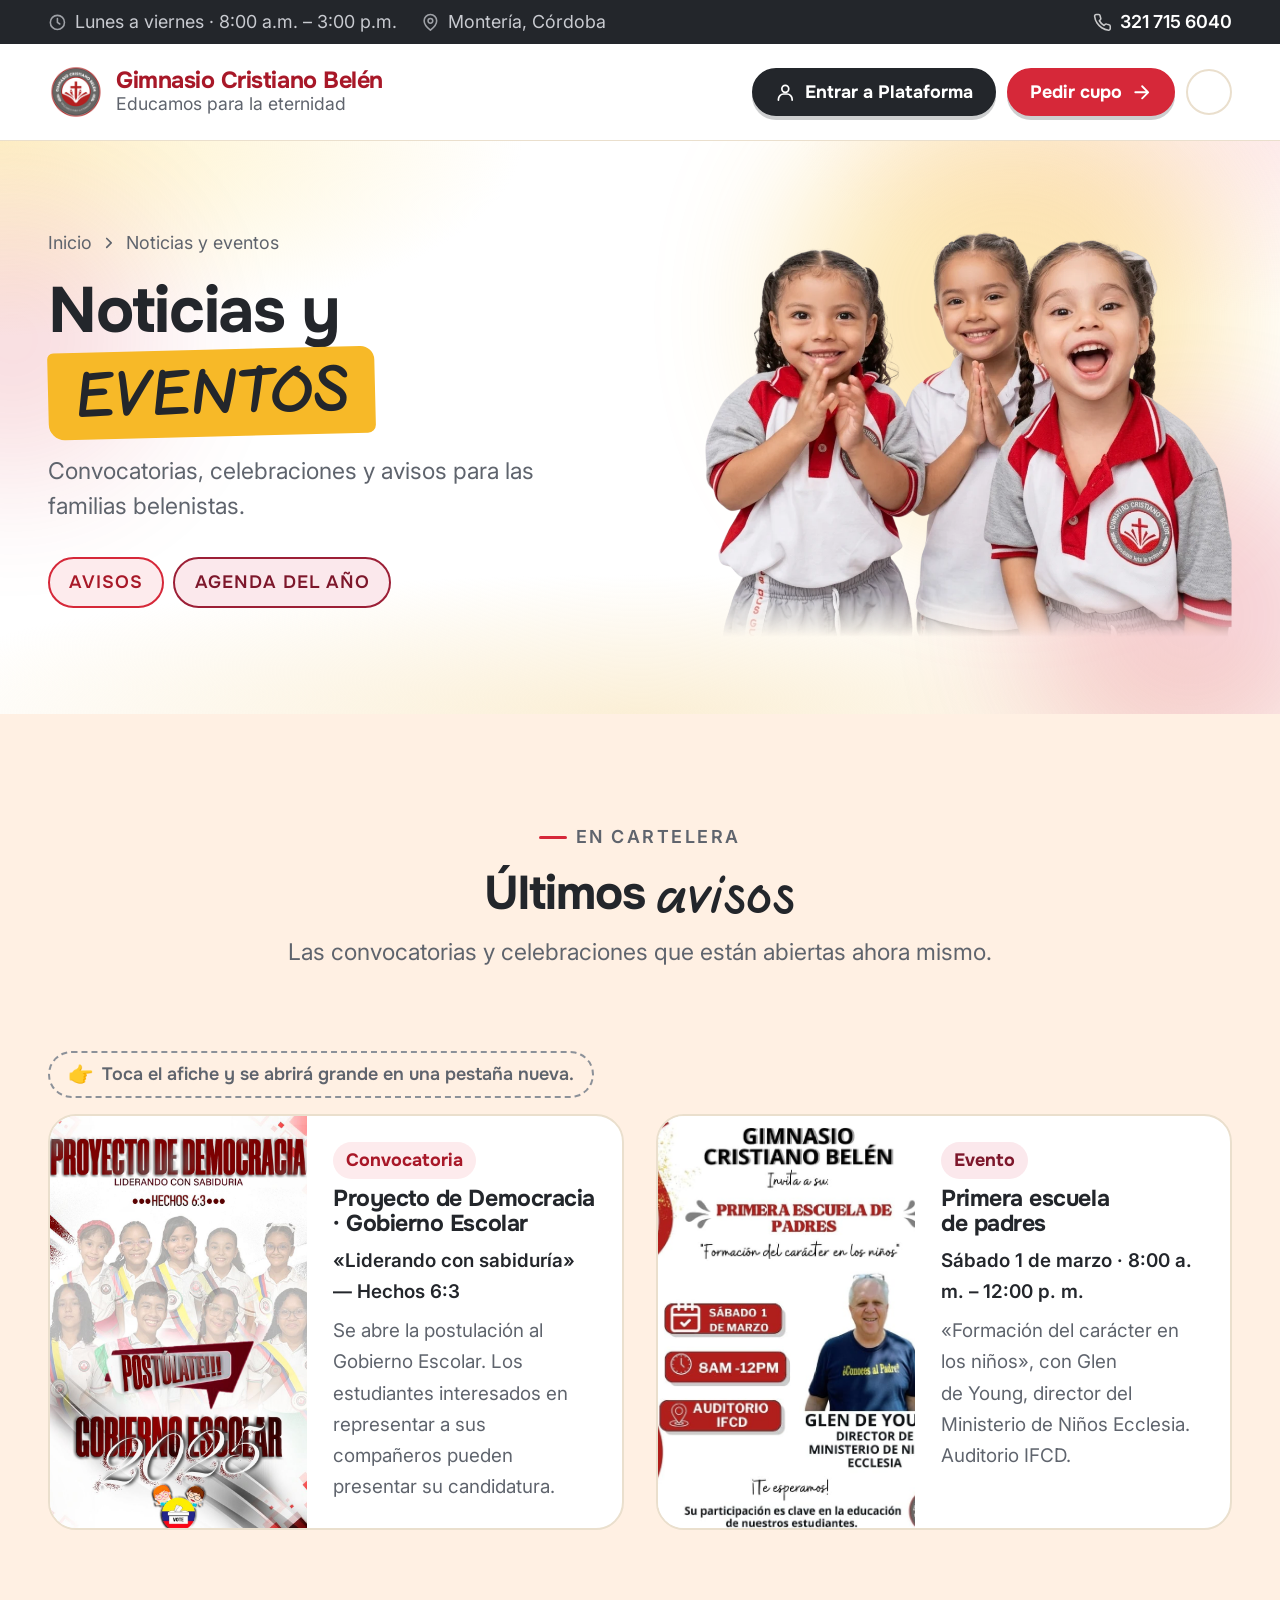
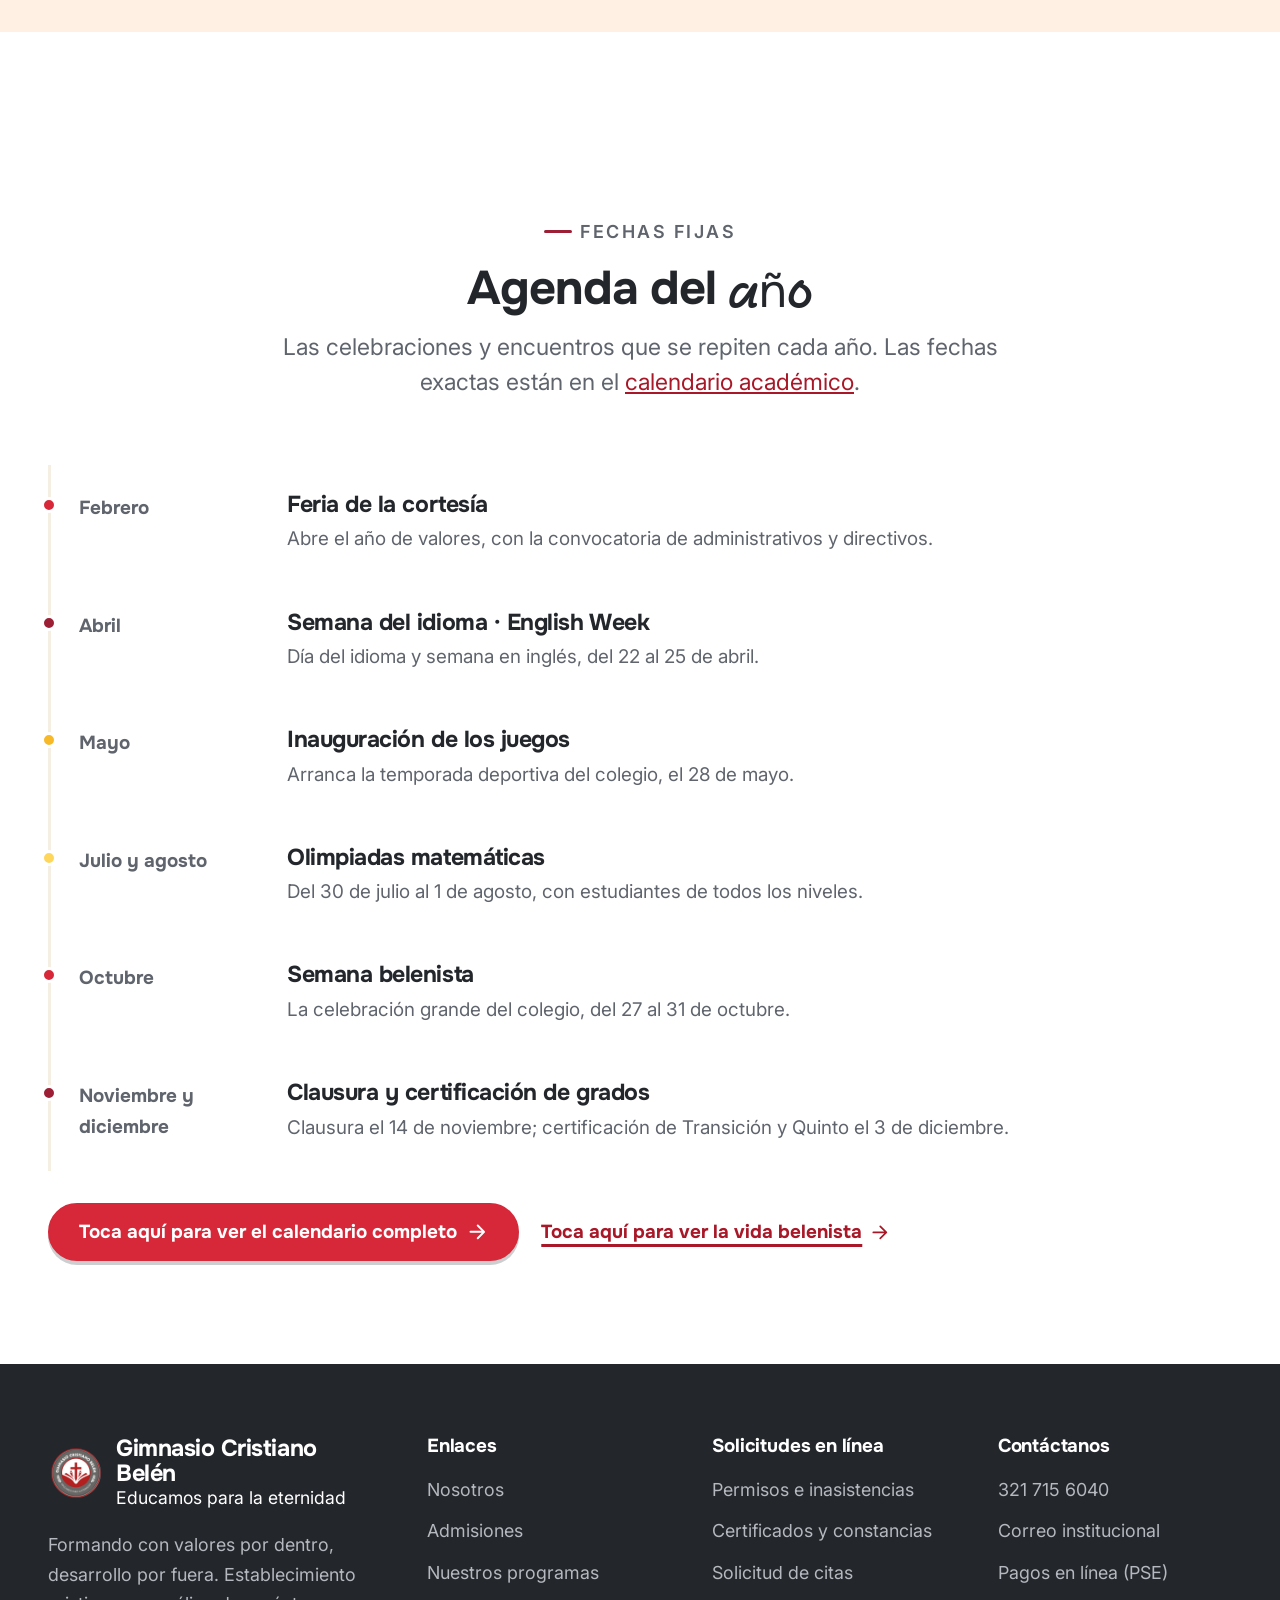
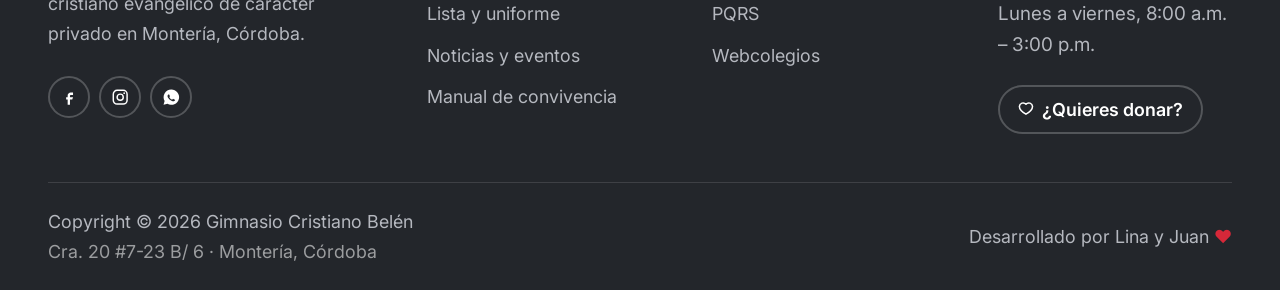
<file: noticias-eventos.html>
<!doctype html>
<html lang="es-CO">
<head>
<meta charset="utf-8">
<meta name="viewport" content="width=device-width, initial-scale=1">
<title>Noticias y eventos — Gimnasio Cristiano Belén</title>
<meta name="description" content="Convocatorias, celebraciones y avisos para las familias del Gimnasio Cristiano Belén, Montería.">
<meta name="theme-color" content="#d62839">
<link rel="icon" href="assets/img/logo_colegio_belen-256.png" type="image/png">

<meta property="og:type" content="website">
<meta property="og:locale" content="es_CO">
<meta property="og:title" content="Noticias y eventos — Gimnasio Cristiano Belén">
<meta property="og:description" content="Convocatorias, celebraciones y avisos para las familias belenistas.">
<meta property="og:image" content="assets/img/estudiantesbelen.png">

<link rel="preconnect" href="https://fonts.googleapis.com">
<link rel="preconnect" href="https://fonts.gstatic.com" crossorigin>
<link rel="stylesheet" href="assets/css/fonts.css">
<link rel="stylesheet" href="assets/css/tokens.css">
<link rel="stylesheet" href="assets/css/base.css">
<link rel="stylesheet" href="assets/css/motion.css">
<link rel="stylesheet" href="assets/css/layout.css">
<link rel="stylesheet" href="assets/css/paginas.css">
</head>

<body>
<a class="skip" href="#contenido">Saltar al contenido</a>

<!-- ============================================================
     BARRA SUPERIOR
     ============================================================ -->
<div class="topbar">
  <div class="shell topbar__inner">
    <span class="topbar__item">
      <svg viewBox="0 0 24 24" fill="none" stroke="currentColor" stroke-width="2" stroke-linecap="round" stroke-linejoin="round" aria-hidden="true"><circle cx="12" cy="12" r="9"/><path d="M12 7v5l3 2"/></svg>
      <span class="topbar__hours-long">Lunes a viernes · 8:00 a.m. – 3:00 p.m.</span>
      <span class="topbar__hours-short"><span class="topbar__dias">Lun – Vie · </span>8:00 a.m. – 3:00 p.m.</span>
    </span>
    <!-- TODO: reemplazar por la dirección exacta de la sede -->
    <span class="topbar__item topbar__item--hide">
      <svg viewBox="0 0 24 24" fill="none" stroke="currentColor" stroke-width="2" stroke-linecap="round" stroke-linejoin="round" aria-hidden="true"><path d="M20 10c0 6-8 12-8 12s-8-6-8-12a8 8 0 0 1 16 0Z"/><circle cx="12" cy="10" r="3"/></svg>
      Montería, Córdoba
    </span>
    <a class="topbar__item topbar__phone" href="tel:+573217156040">
      <svg viewBox="0 0 24 24" fill="none" stroke="currentColor" stroke-width="2" stroke-linecap="round" stroke-linejoin="round" aria-hidden="true"><path d="M22 16.9v3a2 2 0 0 1-2.2 2 19.8 19.8 0 0 1-8.6-3.1 19.5 19.5 0 0 1-6-6A19.8 19.8 0 0 1 2.1 4.2 2 2 0 0 1 4.1 2h3a2 2 0 0 1 2 1.7c.1 1 .4 1.9.7 2.8a2 2 0 0 1-.5 2.1L8.1 9.9a16 16 0 0 0 6 6l1.3-1.3a2 2 0 0 1 2.1-.4c.9.3 1.8.6 2.8.7a2 2 0 0 1 1.7 2Z"/></svg>
      321 715 6040
    </a>
  </div>
</div>

<!-- ============================================================
     CABECERA
     Igual que la del index. Solo cambian los destinos: los anclajes
     de la portada llevan ahora el prefijo index.html.
     ============================================================ -->
<header class="masthead">
  <div class="shell masthead__inner">
    <a class="brand" href="index.html">
      <img src="assets/img/logo_colegio_belen-256.png" alt="" width="56" height="56">
      <span>
        <span class="brand__name">Gimnasio Cristiano Belén</span>
        <span class="brand__tag">Educamos para la eternidad</span>
      </span>
    </a>

    <div class="masthead__actions">
      <a class="btn btn--ink btn--sm btn--plataforma" href="https://www.servidor2.webcolegios.com/cristianobelen" target="_blank" rel="noopener">
        <svg viewBox="0 0 24 24" fill="none" stroke="currentColor" stroke-width="2" stroke-linecap="round" stroke-linejoin="round" aria-hidden="true"><circle cx="12" cy="8" r="4"/><path d="M4 21v-1a6 6 0 0 1 6-6h4a6 6 0 0 1 6 6v1"/></svg>
        Entrar a Plataforma
      </a>
      <a class="btn btn--sm" href="index.html#admisiones">
        Pedir cupo
        <svg class="arrow" viewBox="0 0 24 24" fill="none" stroke="currentColor" stroke-width="2.2" stroke-linecap="round" stroke-linejoin="round" aria-hidden="true"><path d="M5 12h14M13 5l7 7-7 7"/></svg>
      </a>
      <button class="burger" type="button" aria-expanded="false" aria-controls="menu-movil" aria-label="Abrir el menú">
        <span></span><span></span><span></span>
      </button>
    </div>
  </div>

  <nav class="shell navbar" aria-label="Principal">
    <div class="navwrap">
      <ul class="menu">
        <li class="menu__item"><a class="menu__link" href="index.html">Inicio</a></li>
        <!-- Página actual: se marca a mano. initScrollSpy() solo observa
             enlaces que empiezan por "#", así que no lo sobrescribe. -->
        <li class="menu__item"><a class="menu__link" href="nosotros.html">Nosotros</a></li>
        <li class="menu__item"><a class="menu__link" href="admisiones.html">Admisiones</a></li>
        <li class="menu__item menu__item--has-menu">
          <button class="menu__link" type="button" aria-expanded="false" aria-current="page">
            Guía escolar
            <svg class="caret" viewBox="0 0 24 24" fill="none" stroke="currentColor" stroke-width="2.4" stroke-linecap="round" stroke-linejoin="round" aria-hidden="true"><path d="m6 9 6 6 6-6"/></svg>
          </button>
          <div class="dropdown">
            <a href="lista-uniforme.html">Lista y uniforme</a>
            <a href="calendario-academico.html">Calendario académico</a>
            <a href="noticias-eventos.html" aria-current="page">Noticias y eventos</a>
            <a href="assets/docs/manual-convivencia-2026.pdf" target="_blank" rel="noopener">Manual de convivencia</a>
            <hr>
            <p class="dropdown__head">Para las familias</p>
            <a href="https://www.servidor2.webcolegios.com/cristianobelen" target="_blank" rel="noopener">Webcolegios</a>
            <a href="https://www.psepagos.co/PSEHostingUI/ShowTicketOffice.aspx?ID=7633" target="_blank" rel="noopener">Pagos en línea (PSE)</a>
          </div>
        </li>
        <li class="menu__item"><a class="menu__link" href="solicitudes.html">Solicitudes en línea</a></li>
        <li class="menu__item"><a class="menu__link" href="donaciones.html">Donaciones</a></li>
<li class="menu__item"><a class="menu__link" href="preguntas-frecuentes.html">Preguntas frecuentes <svg class="menu__icono" viewBox="0 0 24 24" fill="none" stroke="currentColor" stroke-width="2" stroke-linecap="round" stroke-linejoin="round" aria-hidden="true"><circle cx="12" cy="12" r="9"/><path d="M9.5 9.3a2.6 2.6 0 0 1 5 .9c0 1.7-2.5 2.2-2.5 3.8M12 17.2h.01"/></svg></a></li>
      </ul>
    </div>
  </nav>
</header>

<div class="mobile-menu" id="menu-movil">
  <a href="index.html">Inicio</a>
  <a href="nosotros.html">Nosotros</a>
  <a href="admisiones.html">Admisiones</a>
  <details>
    <summary aria-current="page">Guía escolar</summary>
    <div class="mobile-menu__sub">
      <a href="lista-uniforme.html">Lista y uniforme</a>
      <a href="calendario-academico.html">Calendario académico</a>
      <a href="noticias-eventos.html" aria-current="page">Noticias y eventos</a>
      <a href="assets/docs/manual-convivencia-2026.pdf" target="_blank" rel="noopener">Manual de convivencia</a>
      <a href="https://www.psepagos.co/PSEHostingUI/ShowTicketOffice.aspx?ID=7633" target="_blank" rel="noopener">Pagos en línea (PSE)</a>
    </div>
  </details>
  <a href="solicitudes.html">Solicitudes en línea</a>
  <a href="donaciones.html">Donaciones</a>
  <a href="preguntas-frecuentes.html">Preguntas frecuentes</a>
  <div class="mobile-menu__foot">
    <a class="btn btn--block btn--latido" href="admisiones.html">Toca aquí para pedir un cupo</a>
    <a class="btn btn--ink btn--block" href="https://www.servidor2.webcolegios.com/cristianobelen" target="_blank" rel="noopener">Toca aquí para entrar a la Plataforma</a>
  </div>
</div>


<main id="contenido">

<!-- ============================================================
     CABECERA DE PÁGINA
     ============================================================ -->
<section class="pagehead">
  <span class="pagehead__blob pagehead__blob--1" aria-hidden="true"></span>
  <span class="pagehead__blob pagehead__blob--2" aria-hidden="true"></span>
  <span class="pagehead__blob pagehead__blob--3" aria-hidden="true"></span>

  <div class="shell pagehead__inner">
    <div class="pagehead__body">
      <nav class="crumbs reveal" aria-label="Migas de pan">
        <a href="index.html">Inicio</a>
        <svg viewBox="0 0 24 24" fill="none" stroke="currentColor" stroke-width="2.2" stroke-linecap="round" stroke-linejoin="round" aria-hidden="true"><path d="m9 6 6 6-6 6"/></svg>
        <span>Noticias y eventos</span>
      </nav>

      <h1 class="pagehead__title reveal" style="--i:1">
        Noticias y <span class="mark mark--mostaza">EVENTOS</span>
      </h1>

      <p class="lede reveal" style="--i:2">
        Convocatorias, celebraciones y avisos para las familias belenistas.
      </p>

      <ul class="chips reveal" style="--i:3">
        <li><a class="chip chip--rojo" href="#avisos">Avisos</a></li>
        <li><a class="chip chip--turquesa" href="#agenda">Agenda del año</a></li>
      </ul>
    </div>

    <div class="pagehead__media reveal-img" style="--i:2">
      <img src="assets/img/noticias-estudiantes.webp" alt="Tres niñas de preescolar del Gimnasio Cristiano Belén sonriendo emocionadas" width="1024" height="853" fetchpriority="high" decoding="async">
    </div>
  </div>
</section>

<!-- ============================================================
     AVISOS
     Afiches publicados por el colegio.
     ============================================================ -->
<section class="section section--azul" id="avisos">
  <div class="shell">
    <div class="section__head reveal">
      <p class="eyebrow">En cartelera</p>
      <h2>Últimos <span class="hand">avisos</span></h2>
      <p class="lede">
        Las convocatorias y celebraciones que están abiertas ahora mismo.
      </p>
    </div>

    <p class="pista pista--mano">Toca el afiche y se abrirá grande en una pestaña nueva.</p>
    <div class="avisos">
      <article class="aviso reveal">
        <a class="aviso__media" href="assets/img/paginas/WhatsApp-Image-2025-02-17-at-11.00.49-AM.jpeg" target="_blank" rel="noopener">
          <img src="assets/img/paginas/WhatsApp-Image-2025-02-17-at-11.00.49-AM.jpeg" alt="Afiche del Proyecto de Democracia: Gobierno Escolar, con estudiantes candidatos y la invitación a postularse" width="1080" height="1350" loading="lazy" decoding="async">
        </a>
        <div class="aviso__body">
          <p class="aviso__tag aviso__tag--rojo">Convocatoria</p>
          <h3>Proyecto de Democracia · Gobierno Escolar</h3>
          <p class="aviso__lema">«Liderando con sabiduría» — Hechos 6:3</p>
          <p>
            Se abre la postulación al Gobierno Escolar. Los estudiantes
            interesados en representar a sus compañeros pueden presentar su
            candidatura.
          </p>
        </div>
      </article>

      <article class="aviso reveal" style="--i:1">
        <a class="aviso__media" href="assets/img/aviso-escuela-padres.jpg" target="_blank" rel="noopener">
          <img src="assets/img/aviso-escuela-padres.jpg" alt="Afiche de la primera escuela de padres, sábado 1 de marzo de 8:00 a. m. a 12:00 p. m. en el auditorio IFCD" width="720" height="887" loading="lazy" decoding="async">
        </a>
        <div class="aviso__body">
          <p class="aviso__tag aviso__tag--turquesa">Evento</p>
          <h3>Primera escuela de padres</h3>
          <p class="aviso__lema">Sábado 1 de marzo · 8:00 a. m. – 12:00 p. m.</p>
          <p>
            «Formación del carácter en los niños», con Glen de Young, director
            del Ministerio de Niños Ecclesia. Auditorio IFCD.
          </p>
        </div>
      </article>
    </div>
  </div>
</section>

<div class="wave wave--flip wave--white" aria-hidden="true">
  <svg viewBox="0 0 1440 90" preserveAspectRatio="none"><path d="M0 40c180 45 360 45 540 22s360-58 540-35 300 45 360 53v10H0Z"/></svg>
</div>

<!-- ============================================================
     AGENDA DEL AÑO
     Las fechas fijas del calendario académico, resumidas aquí para que
     las familias no tengan que buscarlas en el calendario completo.
     ============================================================ -->
<section class="section" id="agenda">
  <div class="shell">
    <div class="section__head reveal">
      <p class="eyebrow eyebrow--turquesa">Fechas fijas</p>
      <h2>Agenda del <span class="hand">año</span></h2>
      <p class="lede">
        Las celebraciones y encuentros que se repiten cada año. Las fechas
        exactas están en el
        <a href="calendario-academico.html">calendario académico</a>.
      </p>
    </div>

    <ol class="agenda">
      <li class="agenda__item agenda__item--rojo reveal">
        <span class="agenda__when">Febrero</span>
        <div class="agenda__body">
          <h3>Feria de la cortesía</h3>
          <p>Abre el año de valores, con la convocatoria de administrativos y directivos.</p>
        </div>
      </li>
      <li class="agenda__item agenda__item--turquesa reveal" style="--i:1">
        <span class="agenda__when">Abril</span>
        <div class="agenda__body">
          <h3>Semana del idioma · English Week</h3>
          <p>Día del idioma y semana en inglés, del 22 al 25 de abril.</p>
        </div>
      </li>
      <li class="agenda__item agenda__item--mostaza reveal" style="--i:2">
        <span class="agenda__when">Mayo</span>
        <div class="agenda__body">
          <h3>Inauguración de los juegos</h3>
          <p>Arranca la temporada deportiva del colegio, el 28 de mayo.</p>
        </div>
      </li>
      <li class="agenda__item agenda__item--verde reveal" style="--i:3">
        <span class="agenda__when">Julio y agosto</span>
        <div class="agenda__body">
          <h3>Olimpiadas matemáticas</h3>
          <p>Del 30 de julio al 1 de agosto, con estudiantes de todos los niveles.</p>
        </div>
      </li>
      <li class="agenda__item agenda__item--rojo reveal" style="--i:4">
        <span class="agenda__when">Octubre</span>
        <div class="agenda__body">
          <h3>Semana belenista</h3>
          <p>La celebración grande del colegio, del 27 al 31 de octubre.</p>
        </div>
      </li>
      <li class="agenda__item agenda__item--turquesa reveal" style="--i:5">
        <span class="agenda__when">Noviembre y diciembre</span>
        <div class="agenda__body">
          <h3>Clausura y certificación de grados</h3>
          <p>Clausura el 14 de noviembre; certificación de Transición y Quinto el 3 de diciembre.</p>
        </div>
      </li>
    </ol>

    <div class="actions u-mt-lg reveal">
      <a class="btn" href="calendario-academico.html">
        Toca aquí para ver el calendario completo
        <svg class="arrow" viewBox="0 0 24 24" fill="none" stroke="currentColor" stroke-width="2.2" stroke-linecap="round" stroke-linejoin="round" aria-hidden="true"><path d="M5 12h14M13 5l7 7-7 7"/></svg>
      </a>
      <a class="link" href="index.html#eventos">
        Toca aquí para ver la vida belenista
        <svg viewBox="0 0 24 24" fill="none" stroke="currentColor" stroke-width="2" stroke-linecap="round" stroke-linejoin="round" aria-hidden="true"><path d="M5 12h14M13 5l7 7-7 7"/></svg>
      </a>
    </div>
  </div>
</section>
</main>

<!-- ============================================================
     VISOR DE IMAGEN
     Lo usa el cuadro de honor y el de promoción: en el móvil las
     piezas se ven diminutas y los nombres no se pueden leer.
     ============================================================ -->
<div class="lightbox" id="visor" role="dialog" aria-modal="true" aria-label="Imagen ampliada">
  <figure class="lightbox__figura">
    <img class="lightbox__img" alt="" data-lightbox-img>
    <button class="lightbox__close" type="button" data-lightbox-close aria-label="Cerrar la imagen">
      <svg viewBox="0 0 24 24" fill="none" stroke="currentColor" stroke-width="2.6" stroke-linecap="round" aria-hidden="true"><path d="M6 6l12 12M18 6 6 18"/></svg>
    </button>
  </figure>
</div>

<!-- ============================================================
     PIE
     ============================================================ -->
<footer class="footer">
  <div class="shell">
    <div class="footer__top">
      <div>
        <div class="brand">
          <img src="assets/img/logo_colegio_belen-256.png" alt="" width="56" height="56">
          <span>
            <span class="brand__name">Gimnasio Cristiano Belén</span>
            <span class="brand__tag">Educamos para la eternidad</span>
          </span>
        </div>
        <p class="footer__about">
          Formando con valores por dentro, desarrollo por fuera. Establecimiento
          cristiano evangélico de carácter privado en Montería, Córdoba.
        </p>
        <div class="socials">
          <a href="https://www.facebook.com/gimnasiocristianobelen" target="_blank" rel="noopener" aria-label="Facebook"><svg viewBox="0 0 24 24" fill="currentColor" aria-hidden="true"><path d="M14 9h3V6h-3c-2.2 0-4 1.8-4 4v2H8v3h2v7h3v-7h3l1-3h-4v-2c0-.6.4-1 1-1Z"/></svg></a>
          <a href="https://www.instagram.com/gimnasiocristianobelen/" target="_blank" rel="noopener" aria-label="Instagram"><svg viewBox="0 0 24 24" fill="none" stroke="currentColor" stroke-width="1.9" aria-hidden="true"><rect x="3" y="3" width="18" height="18" rx="5"/><circle cx="12" cy="12" r="4"/><circle cx="17.2" cy="6.8" r="1.1" fill="currentColor" stroke="none"/></svg></a>
          <a href="https://wa.me/message/7YWCVETQ3TKVC1" target="_blank" rel="noopener" aria-label="WhatsApp"><svg viewBox="0 0 24 24" fill="currentColor" aria-hidden="true"><path d="M12 2a10 10 0 0 0-8.6 15L2 22l5.2-1.4A10 10 0 1 0 12 2Zm5.3 14.1c-.2.6-1.3 1.2-1.8 1.2-.5.1-1 .1-1.7-.1-.4-.1-.9-.3-1.5-.6a11.3 11.3 0 0 1-4.4-4c-.3-.5-.7-1.2-.7-2.2s.5-1.5.7-1.7c.2-.2.4-.3.6-.3h.5c.2 0 .4 0 .5.4l.7 1.7c.1.1.1.3 0 .5l-.3.4-.3.3c-.1.1-.2.3 0 .5.2.3.7 1.1 1.4 1.8.9.8 1.7 1 2 1.2.2.1.4.1.5-.1l.7-.8c.2-.2.3-.2.5-.1l1.6.8c.2.1.4.2.4.3.1.2.1.6 0 1Z"/></svg></a>
        </div>
      </div>

      <div>
        <h4>Enlaces</h4>
        <ul class="footer__links">
          <li><a href="nosotros.html">Nosotros</a></li>
          <li><a href="admisiones.html">Admisiones</a></li>
          <li><a href="index.html#programas">Nuestros programas</a></li>
          <li><a href="lista-uniforme.html">Lista y uniforme</a></li>
          <li><a href="noticias-eventos.html">Noticias y eventos</a></li>
          <li><a href="assets/docs/manual-convivencia-2026.pdf" target="_blank" rel="noopener">Manual de convivencia</a></li>
        </ul>
      </div>

      <div id="solicitudes">
        <h4><a href="solicitudes.html">Solicitudes en línea</a></h4>
        <ul class="footer__links">
          <!-- REVISAR: el colegio solo tiene URL pública para la solicitud de
               citas; los demás trámites se canalizan por WhatsApp y correo. -->
          <li><a href="https://wa.me/message/7YWCVETQ3TKVC1" target="_blank" rel="noopener">Permisos e inasistencias</a></li>
          <li><a href="https://wa.me/message/7YWCVETQ3TKVC1" target="_blank" rel="noopener">Certificados y constancias</a></li>
          <li><a href="https://docs.google.com/forms/d/e/1FAIpQLSfktVcPh3qPJSOV4INPRyshr9utwn-ykQxyAY7E8_elnt7wIQ/viewform" target="_blank" rel="noopener">Solicitud de citas</a></li>
          <li><a href="https://wa.me/message/7YWCVETQ3TKVC1" target="_blank" rel="noopener">PQRS</a></li>
          <li><a href="https://www.servidor2.webcolegios.com/cristianobelen" target="_blank" rel="noopener">Webcolegios</a></li>
        </ul>
      </div>

      <div id="donaciones">
        <h4>Contáctanos</h4>
        <ul class="footer__links">
          <li><a href="tel:+573217156040">321 715 6040</a></li>
          <li><a href="mailto:contacto@gimnasiocristianobelen.edu.co">Correo institucional</a></li>
          <li><a href="https://www.psepagos.co/PSEHostingUI/ShowTicketOffice.aspx?ID=7633" target="_blank" rel="noopener">Pagos en línea (PSE)</a></li>
          <li>Lunes a viernes, 8:00 a.m. – 3:00 p.m.</li>
        </ul>
        <div class="footer__pills">
          <a class="footer__pill" href="donaciones.html">
            <svg viewBox="0 0 24 24" fill="none" stroke="currentColor" stroke-width="2" stroke-linecap="round" stroke-linejoin="round" aria-hidden="true"><path d="M20.8 8.6a5 5 0 0 0-8.8-2.9 5 5 0 0 0-8.8 2.9c0 5.2 8.8 10.4 8.8 10.4s8.8-5.2 8.8-10.4Z"/></svg>
            ¿Quieres donar?
          </a>
        </div>
      </div>
    </div>

    <div class="footer__bottom">
      <p>
        Copyright © <span data-year>2026</span> Gimnasio Cristiano Belén<br>
        <span class="footer__sede">Cra. 20 #7-23 B/ 6 · Montería, Córdoba</span>
      </p>
      <p>Desarrollado por Lina y Juan <span class="heart" aria-hidden="true">♥</span></p>
    </div>
  </div>
</footer>

<a class="wa-fab" href="https://wa.me/message/7YWCVETQ3TKVC1" target="_blank" rel="noopener">
  <svg viewBox="0 0 24 24" fill="currentColor" aria-hidden="true"><path d="M12 2a10 10 0 0 0-8.6 15L2 22l5.2-1.4A10 10 0 1 0 12 2Zm5.3 14.1c-.2.6-1.3 1.2-1.8 1.2-.5.1-1 .1-1.7-.1-.4-.1-.9-.3-1.5-.6a11.3 11.3 0 0 1-4.4-4c-.3-.5-.7-1.2-.7-2.2s.5-1.5.7-1.7c.2-.2.4-.3.6-.3h.5c.2 0 .4 0 .5.4l.7 1.7c.1.1.1.3 0 .5l-.3.4-.3.3c-.1.1-.2.3 0 .5.2.3.7 1.1 1.4 1.8.9.8 1.7 1 2 1.2.2.1.4.1.5-.1l.7-.8c.2-.2.3-.2.5-.1l1.6.8c.2.1.4.2.4.3.1.2.1.6 0 1Z"/></svg>
  <span class="wa-fab__texto">Escríbenos<span class="sr-only"> por WhatsApp</span></span>
</a>
<script src="assets/js/motion.js" defer></script>
<script src="assets/js/main.js" defer></script>
</body>
</html>
</file>
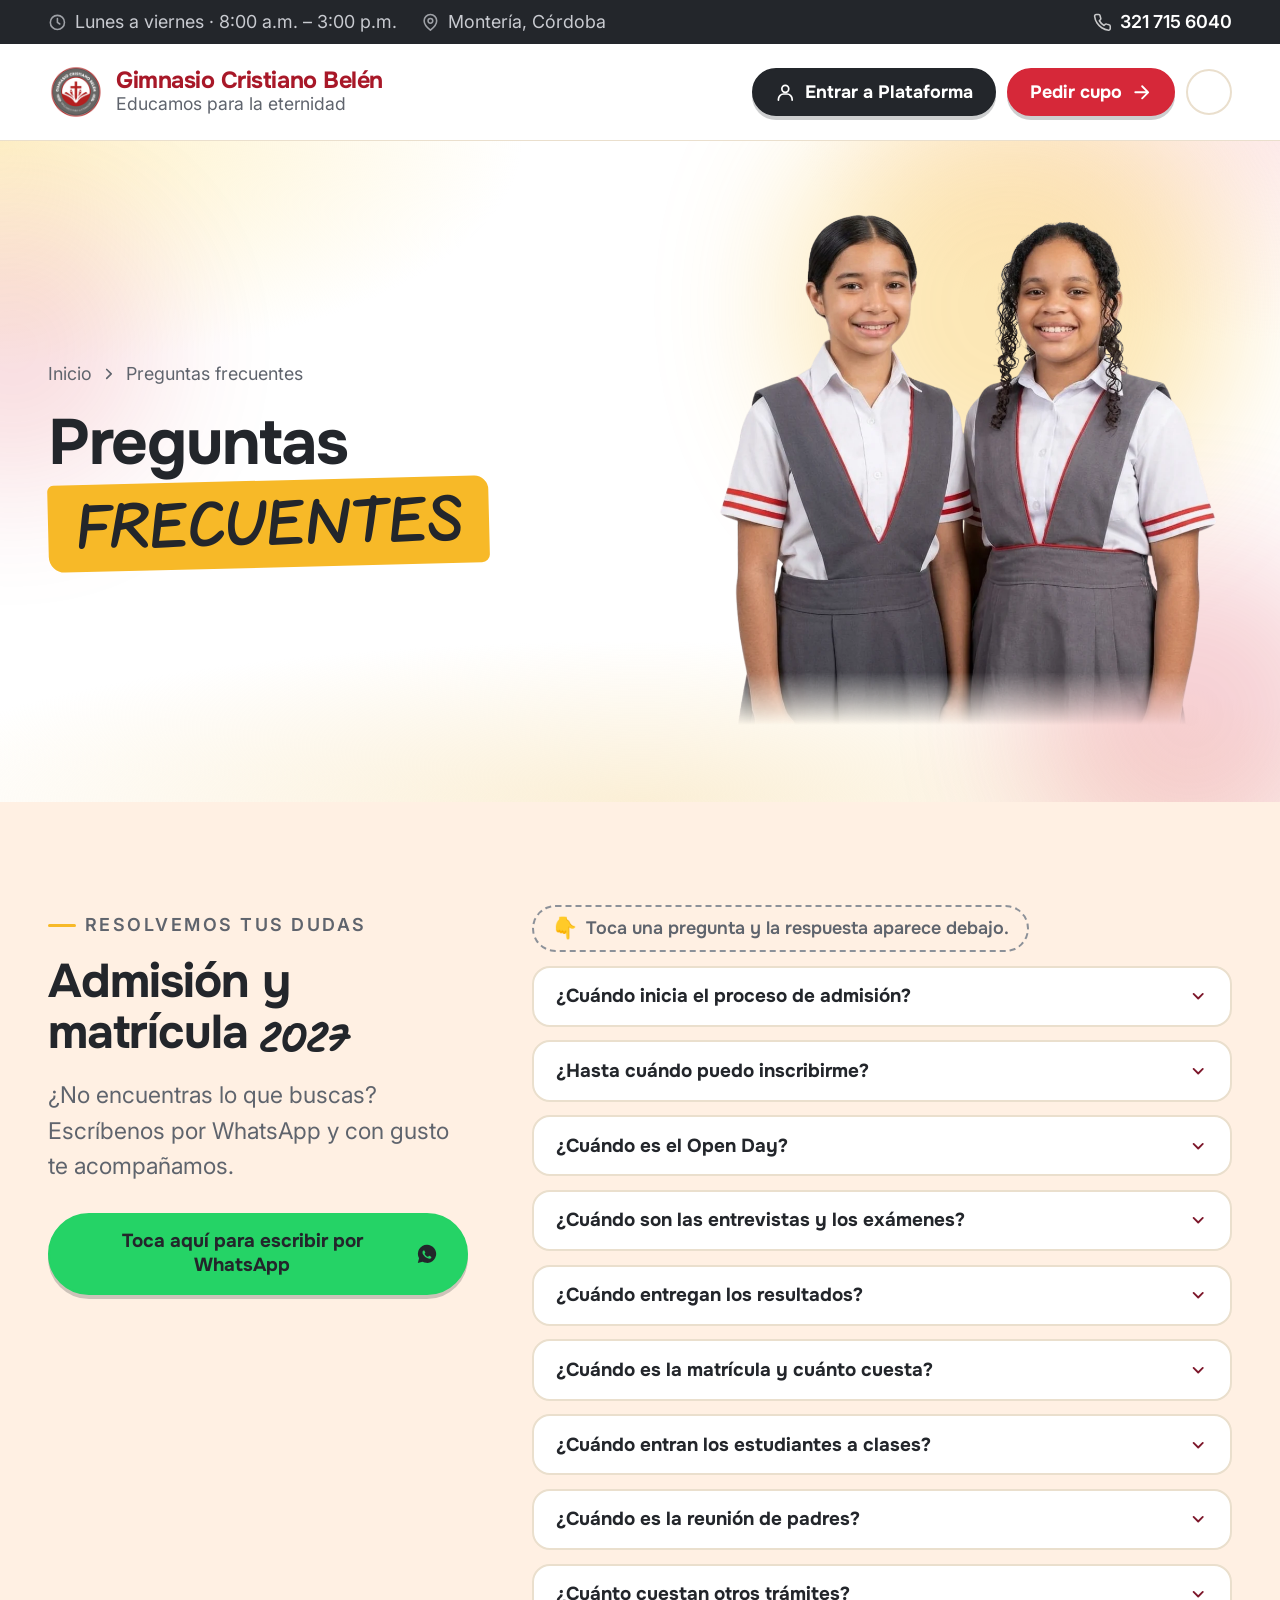
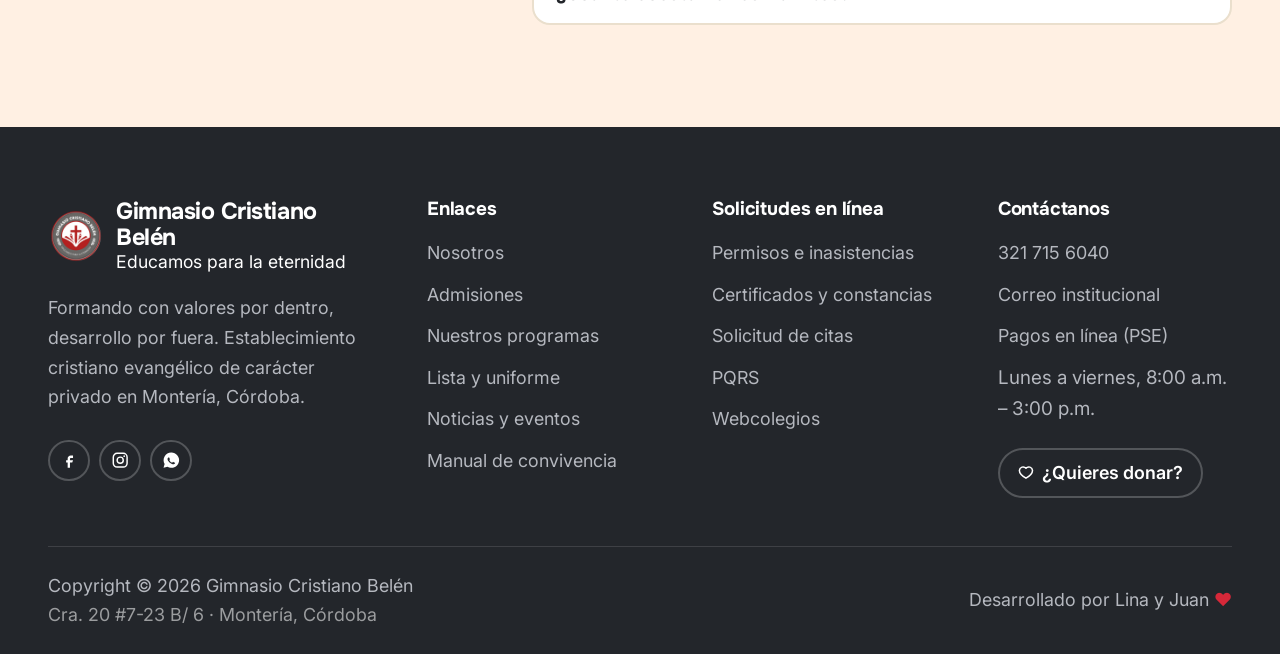
<file: preguntas-frecuentes.html>
<!doctype html>
<html lang="es-CO">
<head>
<meta charset="utf-8">
<meta name="viewport" content="width=device-width, initial-scale=1">
<title>Preguntas frecuentes — Gimnasio Cristiano Belén</title>
<meta name="description" content="Preguntas frecuentes del Gimnasio Cristiano Belén: fechas de admisión y matrícula 2027, inicio de clases, reunión de padres y costos de trámites.">
<meta name="theme-color" content="#d62839">
<link rel="icon" href="assets/img/logo_colegio_belen-256.png" type="image/png">

<meta property="og:type" content="website">
<meta property="og:locale" content="es_CO">
<meta property="og:title" content="Preguntas frecuentes">
<meta property="og:description" content="Fechas de admisión y matrícula 2027, inicio de clases y costos de trámites.">
<meta property="og:image" content="assets/img/estudiantesbelen.png">

<link rel="preconnect" href="https://fonts.googleapis.com">
<link rel="preconnect" href="https://fonts.gstatic.com" crossorigin>
<link rel="stylesheet" href="assets/css/fonts.css">
<link rel="stylesheet" href="assets/css/tokens.css">
<link rel="stylesheet" href="assets/css/base.css">
<link rel="stylesheet" href="assets/css/motion.css">
<link rel="stylesheet" href="assets/css/layout.css">
<link rel="stylesheet" href="assets/css/paginas.css">
</head>


<body>
<a class="skip" href="#contenido">Saltar al contenido</a>

<!-- ============================================================
     BARRA SUPERIOR
     ============================================================ -->
<div class="topbar">
  <div class="shell topbar__inner">
    <span class="topbar__item">
      <svg viewBox="0 0 24 24" fill="none" stroke="currentColor" stroke-width="2" stroke-linecap="round" stroke-linejoin="round" aria-hidden="true"><circle cx="12" cy="12" r="9"/><path d="M12 7v5l3 2"/></svg>
      <span class="topbar__hours-long">Lunes a viernes · 8:00 a.m. – 3:00 p.m.</span>
      <span class="topbar__hours-short"><span class="topbar__dias">Lun – Vie · </span>8:00 a.m. – 3:00 p.m.</span>
    </span>
    <!-- TODO: reemplazar por la dirección exacta de la sede -->
    <span class="topbar__item topbar__item--hide">
      <svg viewBox="0 0 24 24" fill="none" stroke="currentColor" stroke-width="2" stroke-linecap="round" stroke-linejoin="round" aria-hidden="true"><path d="M20 10c0 6-8 12-8 12s-8-6-8-12a8 8 0 0 1 16 0Z"/><circle cx="12" cy="10" r="3"/></svg>
      Montería, Córdoba
    </span>
    <a class="topbar__item topbar__phone" href="tel:+573217156040">
      <svg viewBox="0 0 24 24" fill="none" stroke="currentColor" stroke-width="2" stroke-linecap="round" stroke-linejoin="round" aria-hidden="true"><path d="M22 16.9v3a2 2 0 0 1-2.2 2 19.8 19.8 0 0 1-8.6-3.1 19.5 19.5 0 0 1-6-6A19.8 19.8 0 0 1 2.1 4.2 2 2 0 0 1 4.1 2h3a2 2 0 0 1 2 1.7c.1 1 .4 1.9.7 2.8a2 2 0 0 1-.5 2.1L8.1 9.9a16 16 0 0 0 6 6l1.3-1.3a2 2 0 0 1 2.1-.4c.9.3 1.8.6 2.8.7a2 2 0 0 1 1.7 2Z"/></svg>
      321 715 6040
    </a>
  </div>
</div>

<!-- ============================================================
     CABECERA
     Igual que la del index. Solo cambian los destinos: los anclajes
     de la portada llevan ahora el prefijo index.html.
     ============================================================ -->
<header class="masthead">
  <div class="shell masthead__inner">
    <a class="brand" href="index.html">
      <img src="assets/img/logo_colegio_belen-256.png" alt="" width="56" height="56">
      <span>
        <span class="brand__name">Gimnasio Cristiano Belén</span>
        <span class="brand__tag">Educamos para la eternidad</span>
      </span>
    </a>

    <div class="masthead__actions">
      <a class="btn btn--ink btn--sm btn--plataforma" href="https://www.servidor2.webcolegios.com/cristianobelen" target="_blank" rel="noopener">
        <svg viewBox="0 0 24 24" fill="none" stroke="currentColor" stroke-width="2" stroke-linecap="round" stroke-linejoin="round" aria-hidden="true"><circle cx="12" cy="8" r="4"/><path d="M4 21v-1a6 6 0 0 1 6-6h4a6 6 0 0 1 6 6v1"/></svg>
        Entrar a Plataforma
      </a>
      <a class="btn btn--sm" href="index.html#admisiones">
        Pedir cupo
        <svg class="arrow" viewBox="0 0 24 24" fill="none" stroke="currentColor" stroke-width="2.2" stroke-linecap="round" stroke-linejoin="round" aria-hidden="true"><path d="M5 12h14M13 5l7 7-7 7"/></svg>
      </a>
      <button class="burger" type="button" aria-expanded="false" aria-controls="menu-movil" aria-label="Abrir el menú">
        <span></span><span></span><span></span>
      </button>
    </div>
  </div>

  <nav class="shell navbar" aria-label="Principal">
    <div class="navwrap">
      <ul class="menu">
        <li class="menu__item"><a class="menu__link" href="index.html">Inicio</a></li>
        <!-- Página actual: se marca a mano. initScrollSpy() solo observa
             enlaces que empiezan por "#", así que no lo sobrescribe. -->
        <li class="menu__item"><a class="menu__link" href="nosotros.html">Nosotros</a></li>
        <li class="menu__item"><a class="menu__link" href="admisiones.html">Admisiones</a></li>
        <li class="menu__item menu__item--has-menu">
          <button class="menu__link" type="button" aria-expanded="false">
            Guía escolar
            <svg class="caret" viewBox="0 0 24 24" fill="none" stroke="currentColor" stroke-width="2.4" stroke-linecap="round" stroke-linejoin="round" aria-hidden="true"><path d="m6 9 6 6 6-6"/></svg>
          </button>
          <div class="dropdown">
            <a href="lista-uniforme.html">Lista y uniforme</a>
            <a href="calendario-academico.html">Calendario académico</a>
            <a href="noticias-eventos.html">Noticias y eventos</a>
            <a href="assets/docs/manual-convivencia-2026.pdf" target="_blank" rel="noopener">Manual de convivencia</a>
            <hr>
            <p class="dropdown__head">Para las familias</p>
            <a href="https://www.servidor2.webcolegios.com/cristianobelen" target="_blank" rel="noopener">Webcolegios</a>
            <a href="https://www.psepagos.co/PSEHostingUI/ShowTicketOffice.aspx?ID=7633" target="_blank" rel="noopener">Pagos en línea (PSE)</a>
          </div>
        </li>
        <li class="menu__item"><a class="menu__link" href="solicitudes.html">Solicitudes en línea</a></li>
        <li class="menu__item"><a class="menu__link" href="donaciones.html">Donaciones</a></li>
<li class="menu__item"><a class="menu__link" href="preguntas-frecuentes.html" aria-current="page">Preguntas frecuentes <svg class="menu__icono" viewBox="0 0 24 24" fill="none" stroke="currentColor" stroke-width="2" stroke-linecap="round" stroke-linejoin="round" aria-hidden="true"><circle cx="12" cy="12" r="9"/><path d="M9.5 9.3a2.6 2.6 0 0 1 5 .9c0 1.7-2.5 2.2-2.5 3.8M12 17.2h.01"/></svg></a></li>
      </ul>
    </div>
  </nav>
</header>

<div class="mobile-menu" id="menu-movil">
  <a href="index.html">Inicio</a>
  <a href="nosotros.html">Nosotros</a>
  <a href="admisiones.html">Admisiones</a>
  <details>
    <summary>Guía escolar</summary>
    <div class="mobile-menu__sub">
      <a href="lista-uniforme.html">Lista y uniforme</a>
      <a href="calendario-academico.html">Calendario académico</a>
      <a href="noticias-eventos.html">Noticias y eventos</a>
      <a href="assets/docs/manual-convivencia-2026.pdf" target="_blank" rel="noopener">Manual de convivencia</a>
      <a href="https://www.psepagos.co/PSEHostingUI/ShowTicketOffice.aspx?ID=7633" target="_blank" rel="noopener">Pagos en línea (PSE)</a>
    </div>
  </details>
  <a href="solicitudes.html">Solicitudes en línea</a>
  <a href="donaciones.html">Donaciones</a>
  <a href="preguntas-frecuentes.html" aria-current="page">Preguntas frecuentes</a>
  <div class="mobile-menu__foot">
    <a class="btn btn--block btn--latido" href="admisiones.html">Toca aquí para pedir un cupo</a>
    <a class="btn btn--ink btn--block" href="https://www.servidor2.webcolegios.com/cristianobelen" target="_blank" rel="noopener">Toca aquí para entrar a la Plataforma</a>
  </div>
</div>

<main id="contenido">

<!-- ============================================================
     CABECERA DE PÁGINA
     ============================================================ -->
<section class="pagehead">
  <span class="pagehead__blob pagehead__blob--1" aria-hidden="true"></span>
  <span class="pagehead__blob pagehead__blob--2" aria-hidden="true"></span>
  <span class="pagehead__blob pagehead__blob--3" aria-hidden="true"></span>

  <div class="shell pagehead__inner">
    <div class="pagehead__body">
      <nav class="crumbs reveal" aria-label="Migas de pan">
        <a href="index.html">Inicio</a>
        <svg viewBox="0 0 24 24" fill="none" stroke="currentColor" stroke-width="2.2" stroke-linecap="round" stroke-linejoin="round" aria-hidden="true"><path d="m9 6 6 6-6 6"/></svg>
        <span>Preguntas frecuentes</span>
      </nav>

      <h1 class="pagehead__title reveal" style="--i:1">
        Preguntas <span class="mark mark--mostaza">FRECUENTES</span>
      </h1>
    </div>

    <div class="pagehead__media reveal-img" style="--i:2">
      <img src="assets/img/preguntas-estudiantes.webp" alt="Dos estudiantes del Gimnasio Cristiano Belén con el uniforme del colegio" width="1016" height="1016" fetchpriority="high" decoding="async">
    </div>
  </div>
</section>

<!-- ============================================================
     PREGUNTAS FRECUENTES
     Fechas de la Circular N.º 06 de 2026, las mismas que publica
     admisiones-nuevos.html en #fechas: si cambian, se cambian en los
     dos sitios.

     REVISAR — el colegio dio la reunión de padres como «lunes 16 de
     febrero de 2027», pero ese día es martes. Aquí va la fecha sin el
     día de la semana hasta que confirmen cuál de los dos datos es el
     bueno.
     ============================================================ -->
<section class="section section--azul" id="preguntas">
  <div class="shell faq">
    <div class="faq__aside reveal">
      <p class="eyebrow eyebrow--mostaza">Resolvemos tus dudas</p>
      <h2 class="faq__title">Admisión y matrícula <span class="hand">2027</span></h2>
      <p class="lede">
        ¿No encuentras lo que buscas? Escríbenos por WhatsApp y con gusto te
        acompañamos.
      </p>
      <div class="actions">
        <a class="btn btn--wa" href="https://wa.me/message/7YWCVETQ3TKVC1" target="_blank" rel="noopener">
          Toca aquí para escribir por WhatsApp
          <svg viewBox="0 0 24 24" fill="currentColor" aria-hidden="true"><path d="M12 2a10 10 0 0 0-8.6 15L2 22l5.2-1.4A10 10 0 1 0 12 2Zm5.3 14.1c-.2.6-1.3 1.2-1.8 1.2-.5.1-1 .1-1.7-.1-.4-.1-.9-.3-1.5-.6a11.3 11.3 0 0 1-4.4-4c-.3-.5-.7-1.2-.7-2.2s.5-1.5.7-1.7c.2-.2.4-.3.6-.3h.5c.2 0 .4 0 .5.4l.7 1.7c.1.1.1.3 0 .5l-.3.4-.3.3c-.1.1-.2.3 0 .5.2.3.7 1.1 1.4 1.8.9.8 1.7 1 2 1.2.2.1.4.1.5-.1l.7-.8c.2-.2.3-.2.5-.1l1.6.8c.2.1.4.2.4.3.1.2.1.6 0 1Z"/></svg>
        </a>
      </div>
    </div>

    <div class="faq__list reveal" style="--i:1">
      <p class="pista pista--abajo">Toca una pregunta y la respuesta aparece debajo.</p>
      <div class="faq__item">
        <h3>
          <button class="faq__q" type="button" aria-expanded="false" aria-controls="faq-1">
            ¿Cuándo inicia el proceso de admisión?
            <svg viewBox="0 0 24 24" fill="none" stroke="currentColor" stroke-width="2.4" stroke-linecap="round" stroke-linejoin="round" aria-hidden="true"><path d="m6 9 6 6 6-6"/></svg>
          </button>
        </h3>
        <div class="faq__a" id="faq-1"><div>
          <p>El miércoles 23 de septiembre de 2026.</p>
        </div></div>
      </div>

      <div class="faq__item">
        <h3>
          <button class="faq__q" type="button" aria-expanded="false" aria-controls="faq-2">
            ¿Hasta cuándo puedo inscribirme?
            <svg viewBox="0 0 24 24" fill="none" stroke="currentColor" stroke-width="2.4" stroke-linecap="round" stroke-linejoin="round" aria-hidden="true"><path d="m6 9 6 6 6-6"/></svg>
          </button>
        </h3>
        <div class="faq__a" id="faq-2"><div>
          <p>
            Hasta el viernes 30 de octubre de 2026. Es la fecha de corte.
            Los pasos para inscribirse están en la página de
            <a href="admisiones-nuevos.html">estudiantes nuevos</a>.
          </p>
        </div></div>
      </div>

      <div class="faq__item">
        <h3>
          <button class="faq__q" type="button" aria-expanded="false" aria-controls="faq-3">
            ¿Cuándo es el Open Day?
            <svg viewBox="0 0 24 24" fill="none" stroke="currentColor" stroke-width="2.4" stroke-linecap="round" stroke-linejoin="round" aria-hidden="true"><path d="m6 9 6 6 6-6"/></svg>
          </button>
        </h3>
        <div class="faq__a" id="faq-3"><div>
          <p>
            El 2 de octubre de 2026. Es una reunión a puertas abiertas para
            familias nuevas: conocerás nuestra filosofía y las instalaciones.
          </p>
        </div></div>
      </div>

      <div class="faq__item">
        <h3>
          <button class="faq__q" type="button" aria-expanded="false" aria-controls="faq-4">
            ¿Cuándo son las entrevistas y los exámenes?
            <svg viewBox="0 0 24 24" fill="none" stroke="currentColor" stroke-width="2.4" stroke-linecap="round" stroke-linejoin="round" aria-hidden="true"><path d="m6 9 6 6 6-6"/></svg>
          </button>
        </h3>
        <div class="faq__a" id="faq-4"><div>
          <p>Del 12 de octubre al 20 de noviembre de 2026.</p>
        </div></div>
      </div>

      <div class="faq__item">
        <h3>
          <button class="faq__q" type="button" aria-expanded="false" aria-controls="faq-5">
            ¿Cuándo entregan los resultados?
            <svg viewBox="0 0 24 24" fill="none" stroke="currentColor" stroke-width="2.4" stroke-linecap="round" stroke-linejoin="round" aria-hidden="true"><path d="m6 9 6 6 6-6"/></svg>
          </button>
        </h3>
        <div class="faq__a" id="faq-5"><div>
          <p>Cada semana, después de tu entrevista.</p>
        </div></div>
      </div>

      <div class="faq__item">
        <h3>
          <button class="faq__q" type="button" aria-expanded="false" aria-controls="faq-6">
            ¿Cuándo es la matrícula y cuánto cuesta?
            <svg viewBox="0 0 24 24" fill="none" stroke="currentColor" stroke-width="2.4" stroke-linecap="round" stroke-linejoin="round" aria-hidden="true"><path d="m6 9 6 6 6-6"/></svg>
          </button>
        </h3>
        <div class="faq__a" id="faq-6"><div>
          <ul>
            <li><strong>Ordinaria:</strong> del 1 al 9 de diciembre de 2026, sin recargo.</li>
            <li><strong>Extraordinaria:</strong> del 11 al 18 de diciembre de 2026, con recargo de $30.000.</li>
            <li><strong>Extemporánea:</strong> 13 de enero de 2027, con recargo de $50.000.</li>
          </ul>
        </div></div>
      </div>

      <div class="faq__item">
        <h3>
          <button class="faq__q" type="button" aria-expanded="false" aria-controls="faq-7">
            ¿Cuándo entran los estudiantes a clases?
            <svg viewBox="0 0 24 24" fill="none" stroke="currentColor" stroke-width="2.4" stroke-linecap="round" stroke-linejoin="round" aria-hidden="true"><path d="m6 9 6 6 6-6"/></svg>
          </button>
        </h3>
        <div class="faq__a" id="faq-7"><div>
          <ul>
            <li><strong>Curso complementario:</strong> martes 26 de enero de 2027.</li>
            <li><strong>Estudiantes nuevos:</strong> jueves 28 de enero de 2027, 7:00 a.m.</li>
            <li><strong>Estudiantes antiguos:</strong> lunes 1 de febrero de 2027, 6:20 a.m.</li>
          </ul>
        </div></div>
      </div>

      <div class="faq__item">
        <h3>
          <button class="faq__q" type="button" aria-expanded="false" aria-controls="faq-8">
            ¿Cuándo es la reunión de padres?
            <svg viewBox="0 0 24 24" fill="none" stroke="currentColor" stroke-width="2.4" stroke-linecap="round" stroke-linejoin="round" aria-hidden="true"><path d="m6 9 6 6 6-6"/></svg>
          </button>
        </h3>
        <div class="faq__a" id="faq-8"><div>
          <p>El 16 de febrero de 2027.</p>
        </div></div>
      </div>

      <div class="faq__item">
        <h3>
          <button class="faq__q" type="button" aria-expanded="false" aria-controls="faq-9">
            ¿Cuánto cuestan otros trámites?
            <svg viewBox="0 0 24 24" fill="none" stroke="currentColor" stroke-width="2.4" stroke-linecap="round" stroke-linejoin="round" aria-hidden="true"><path d="m6 9 6 6 6-6"/></svg>
          </button>
        </h3>
        <div class="faq__a" id="faq-9"><div>
          <ul>
            <li><strong>Constancias:</strong> $25.000.</li>
            <li><strong>Certificados de notas:</strong> $25.000.</li>
            <li><strong>Curso complementario:</strong> $300.000.</li>
          </ul>
        </div></div>
      </div>

    </div>
  </div>
</section>

</main>




<!-- ============================================================
     PIE
     ============================================================ -->
<footer class="footer">
  <div class="shell">
    <div class="footer__top">
      <div>
        <div class="brand">
          <img src="assets/img/logo_colegio_belen-256.png" alt="" width="56" height="56">
          <span>
            <span class="brand__name">Gimnasio Cristiano Belén</span>
            <span class="brand__tag">Educamos para la eternidad</span>
          </span>
        </div>
        <p class="footer__about">
          Formando con valores por dentro, desarrollo por fuera. Establecimiento
          cristiano evangélico de carácter privado en Montería, Córdoba.
        </p>
        <div class="socials">
          <a href="https://www.facebook.com/gimnasiocristianobelen" target="_blank" rel="noopener" aria-label="Facebook"><svg viewBox="0 0 24 24" fill="currentColor" aria-hidden="true"><path d="M14 9h3V6h-3c-2.2 0-4 1.8-4 4v2H8v3h2v7h3v-7h3l1-3h-4v-2c0-.6.4-1 1-1Z"/></svg></a>
          <a href="https://www.instagram.com/gimnasiocristianobelen/" target="_blank" rel="noopener" aria-label="Instagram"><svg viewBox="0 0 24 24" fill="none" stroke="currentColor" stroke-width="1.9" aria-hidden="true"><rect x="3" y="3" width="18" height="18" rx="5"/><circle cx="12" cy="12" r="4"/><circle cx="17.2" cy="6.8" r="1.1" fill="currentColor" stroke="none"/></svg></a>
          <a href="https://wa.me/message/7YWCVETQ3TKVC1" target="_blank" rel="noopener" aria-label="WhatsApp"><svg viewBox="0 0 24 24" fill="currentColor" aria-hidden="true"><path d="M12 2a10 10 0 0 0-8.6 15L2 22l5.2-1.4A10 10 0 1 0 12 2Zm5.3 14.1c-.2.6-1.3 1.2-1.8 1.2-.5.1-1 .1-1.7-.1-.4-.1-.9-.3-1.5-.6a11.3 11.3 0 0 1-4.4-4c-.3-.5-.7-1.2-.7-2.2s.5-1.5.7-1.7c.2-.2.4-.3.6-.3h.5c.2 0 .4 0 .5.4l.7 1.7c.1.1.1.3 0 .5l-.3.4-.3.3c-.1.1-.2.3 0 .5.2.3.7 1.1 1.4 1.8.9.8 1.7 1 2 1.2.2.1.4.1.5-.1l.7-.8c.2-.2.3-.2.5-.1l1.6.8c.2.1.4.2.4.3.1.2.1.6 0 1Z"/></svg></a>
        </div>
      </div>

      <div>
        <h4>Enlaces</h4>
        <ul class="footer__links">
          <li><a href="nosotros.html">Nosotros</a></li>
          <li><a href="admisiones.html">Admisiones</a></li>
          <li><a href="index.html#programas">Nuestros programas</a></li>
          <li><a href="lista-uniforme.html">Lista y uniforme</a></li>
          <li><a href="noticias-eventos.html">Noticias y eventos</a></li>
          <li><a href="assets/docs/manual-convivencia-2026.pdf" target="_blank" rel="noopener">Manual de convivencia</a></li>
        </ul>
      </div>

      <div id="solicitudes">
        <h4><a href="solicitudes.html">Solicitudes en línea</a></h4>
        <ul class="footer__links">
          <!-- REVISAR: el colegio solo tiene URL pública para la solicitud de
               citas; los demás trámites se canalizan por WhatsApp y correo. -->
          <li><a href="https://wa.me/message/7YWCVETQ3TKVC1" target="_blank" rel="noopener">Permisos e inasistencias</a></li>
          <li><a href="https://wa.me/message/7YWCVETQ3TKVC1" target="_blank" rel="noopener">Certificados y constancias</a></li>
          <li><a href="https://docs.google.com/forms/d/e/1FAIpQLSfktVcPh3qPJSOV4INPRyshr9utwn-ykQxyAY7E8_elnt7wIQ/viewform" target="_blank" rel="noopener">Solicitud de citas</a></li>
          <li><a href="https://wa.me/message/7YWCVETQ3TKVC1" target="_blank" rel="noopener">PQRS</a></li>
          <li><a href="https://www.servidor2.webcolegios.com/cristianobelen" target="_blank" rel="noopener">Webcolegios</a></li>
        </ul>
      </div>

      <div id="donaciones">
        <h4>Contáctanos</h4>
        <ul class="footer__links">
          <li><a href="tel:+573217156040">321 715 6040</a></li>
          <li><a href="mailto:contacto@gimnasiocristianobelen.edu.co">Correo institucional</a></li>
          <li><a href="https://www.psepagos.co/PSEHostingUI/ShowTicketOffice.aspx?ID=7633" target="_blank" rel="noopener">Pagos en línea (PSE)</a></li>
          <li>Lunes a viernes, 8:00 a.m. – 3:00 p.m.</li>
        </ul>
        <div class="footer__pills">
          <a class="footer__pill" href="donaciones.html">
            <svg viewBox="0 0 24 24" fill="none" stroke="currentColor" stroke-width="2" stroke-linecap="round" stroke-linejoin="round" aria-hidden="true"><path d="M20.8 8.6a5 5 0 0 0-8.8-2.9 5 5 0 0 0-8.8 2.9c0 5.2 8.8 10.4 8.8 10.4s8.8-5.2 8.8-10.4Z"/></svg>
            ¿Quieres donar?
          </a>
        </div>
      </div>
    </div>

    <div class="footer__bottom">
      <p>
        Copyright © <span data-year>2026</span> Gimnasio Cristiano Belén<br>
        <span class="footer__sede">Cra. 20 #7-23 B/ 6 · Montería, Córdoba</span>
      </p>
      <p>Desarrollado por Lina y Juan <span class="heart" aria-hidden="true">♥</span></p>
    </div>
  </div>
</footer>

<a class="wa-fab" href="https://wa.me/message/7YWCVETQ3TKVC1" target="_blank" rel="noopener">
  <svg viewBox="0 0 24 24" fill="currentColor" aria-hidden="true"><path d="M12 2a10 10 0 0 0-8.6 15L2 22l5.2-1.4A10 10 0 1 0 12 2Zm5.3 14.1c-.2.6-1.3 1.2-1.8 1.2-.5.1-1 .1-1.7-.1-.4-.1-.9-.3-1.5-.6a11.3 11.3 0 0 1-4.4-4c-.3-.5-.7-1.2-.7-2.2s.5-1.5.7-1.7c.2-.2.4-.3.6-.3h.5c.2 0 .4 0 .5.4l.7 1.7c.1.1.1.3 0 .5l-.3.4-.3.3c-.1.1-.2.3 0 .5.2.3.7 1.1 1.4 1.8.9.8 1.7 1 2 1.2.2.1.4.1.5-.1l.7-.8c.2-.2.3-.2.5-.1l1.6.8c.2.1.4.2.4.3.1.2.1.6 0 1Z"/></svg>
  <span class="wa-fab__texto">Escríbenos<span class="sr-only"> por WhatsApp</span></span>
</a>
<script src="assets/js/motion.js" defer></script>
<script src="assets/js/main.js" defer></script>
</body>
</html>
</file>
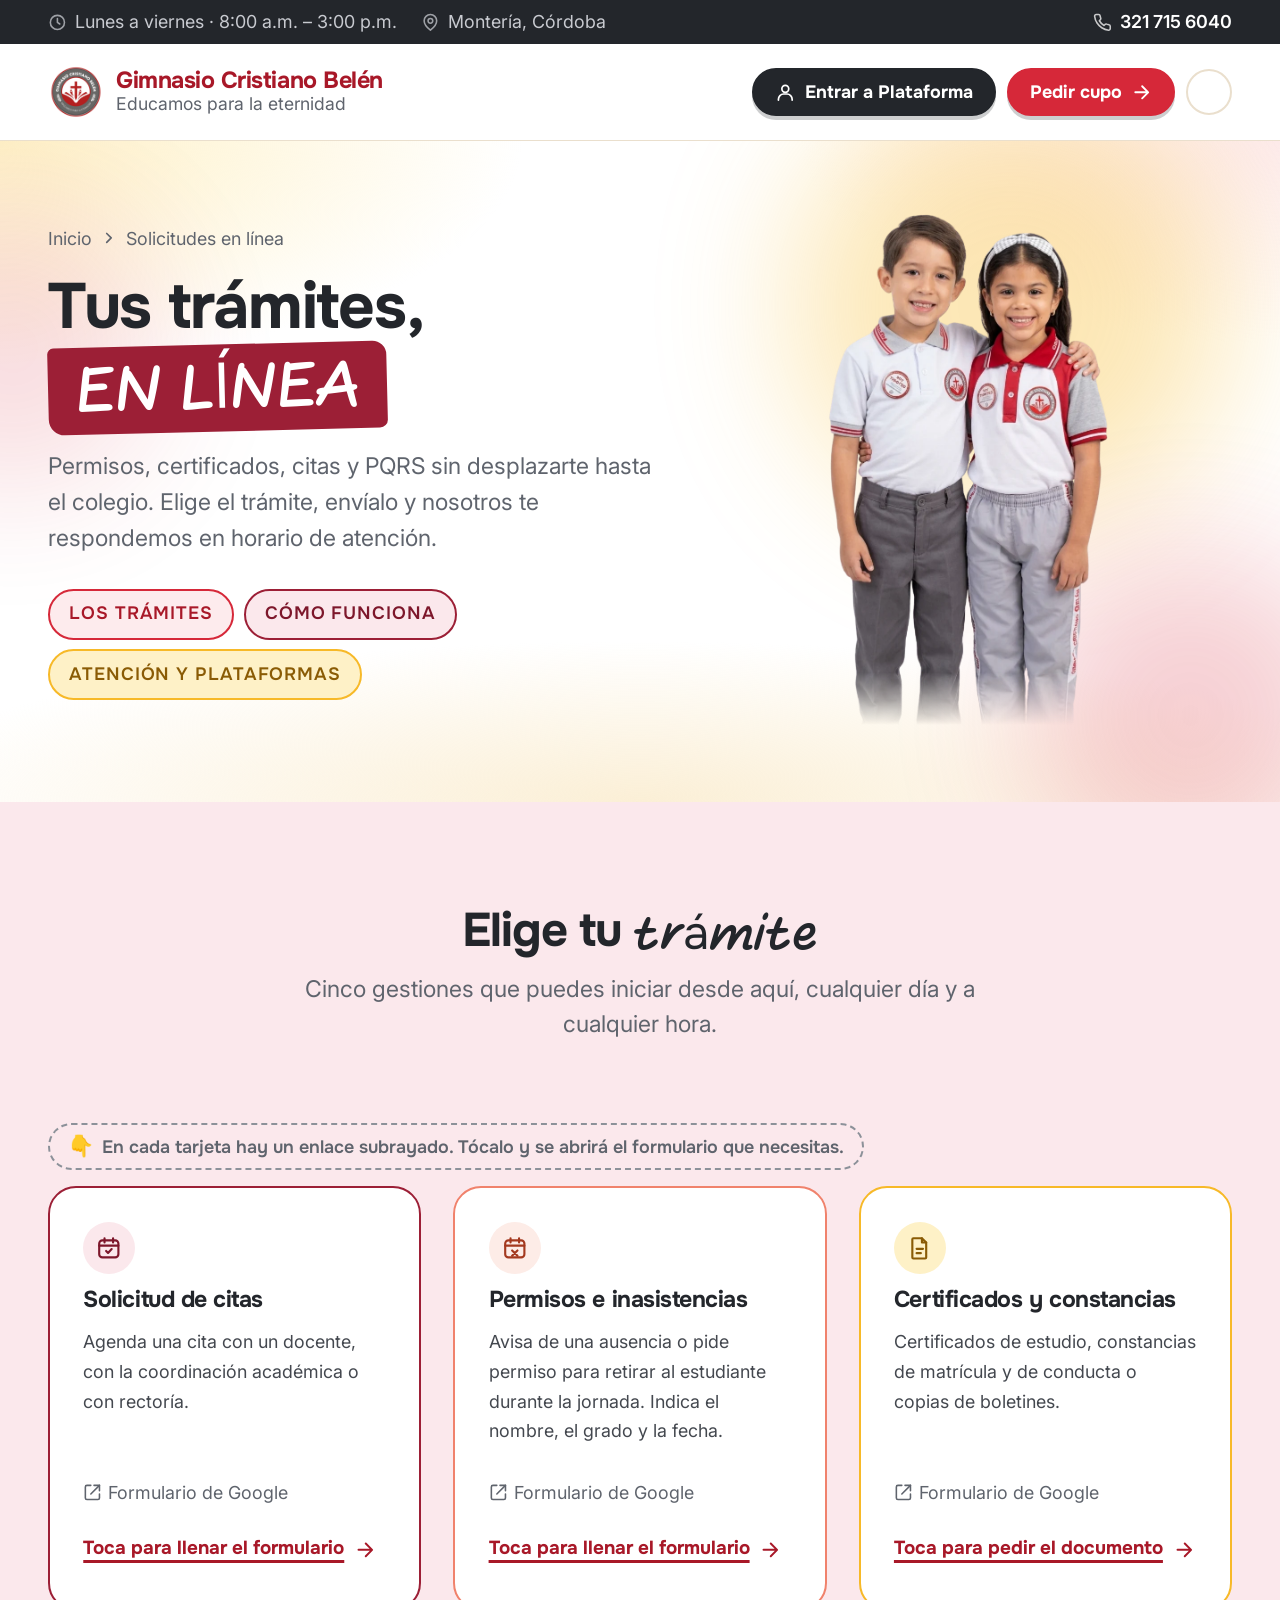
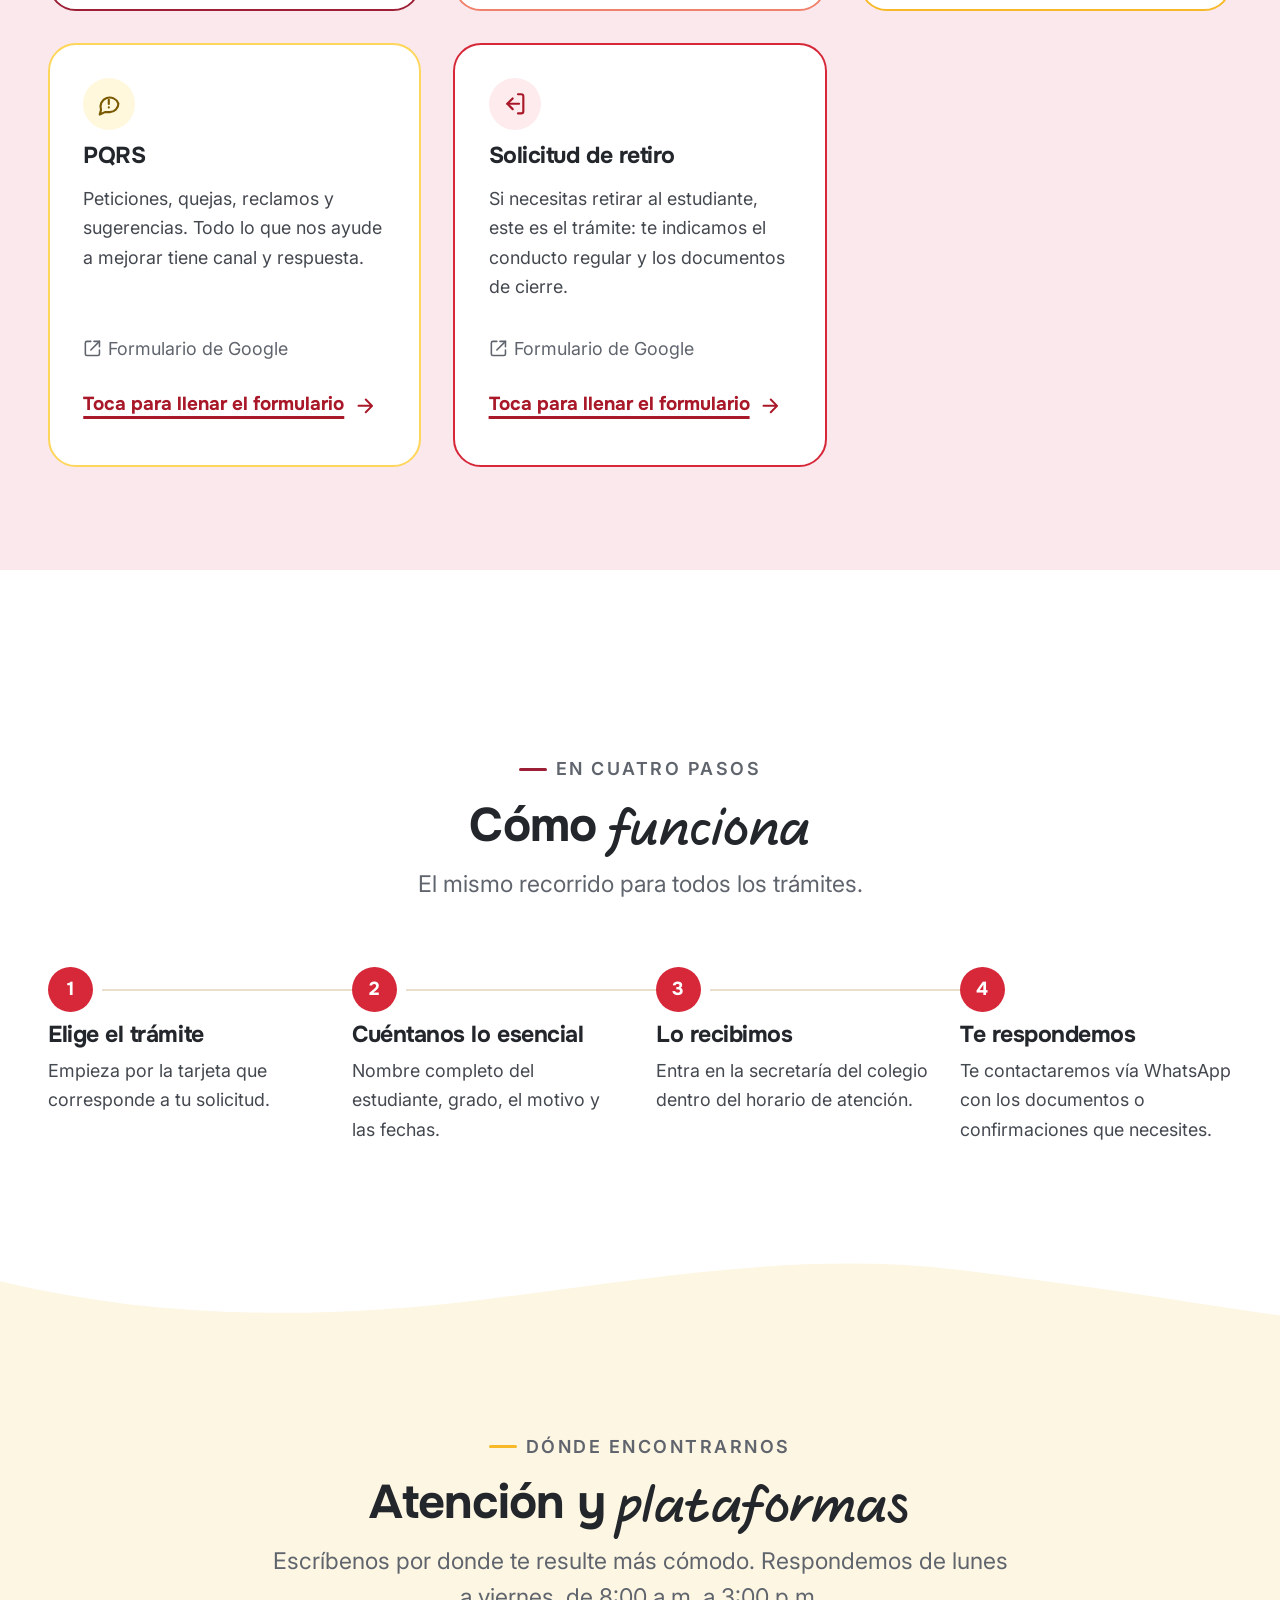
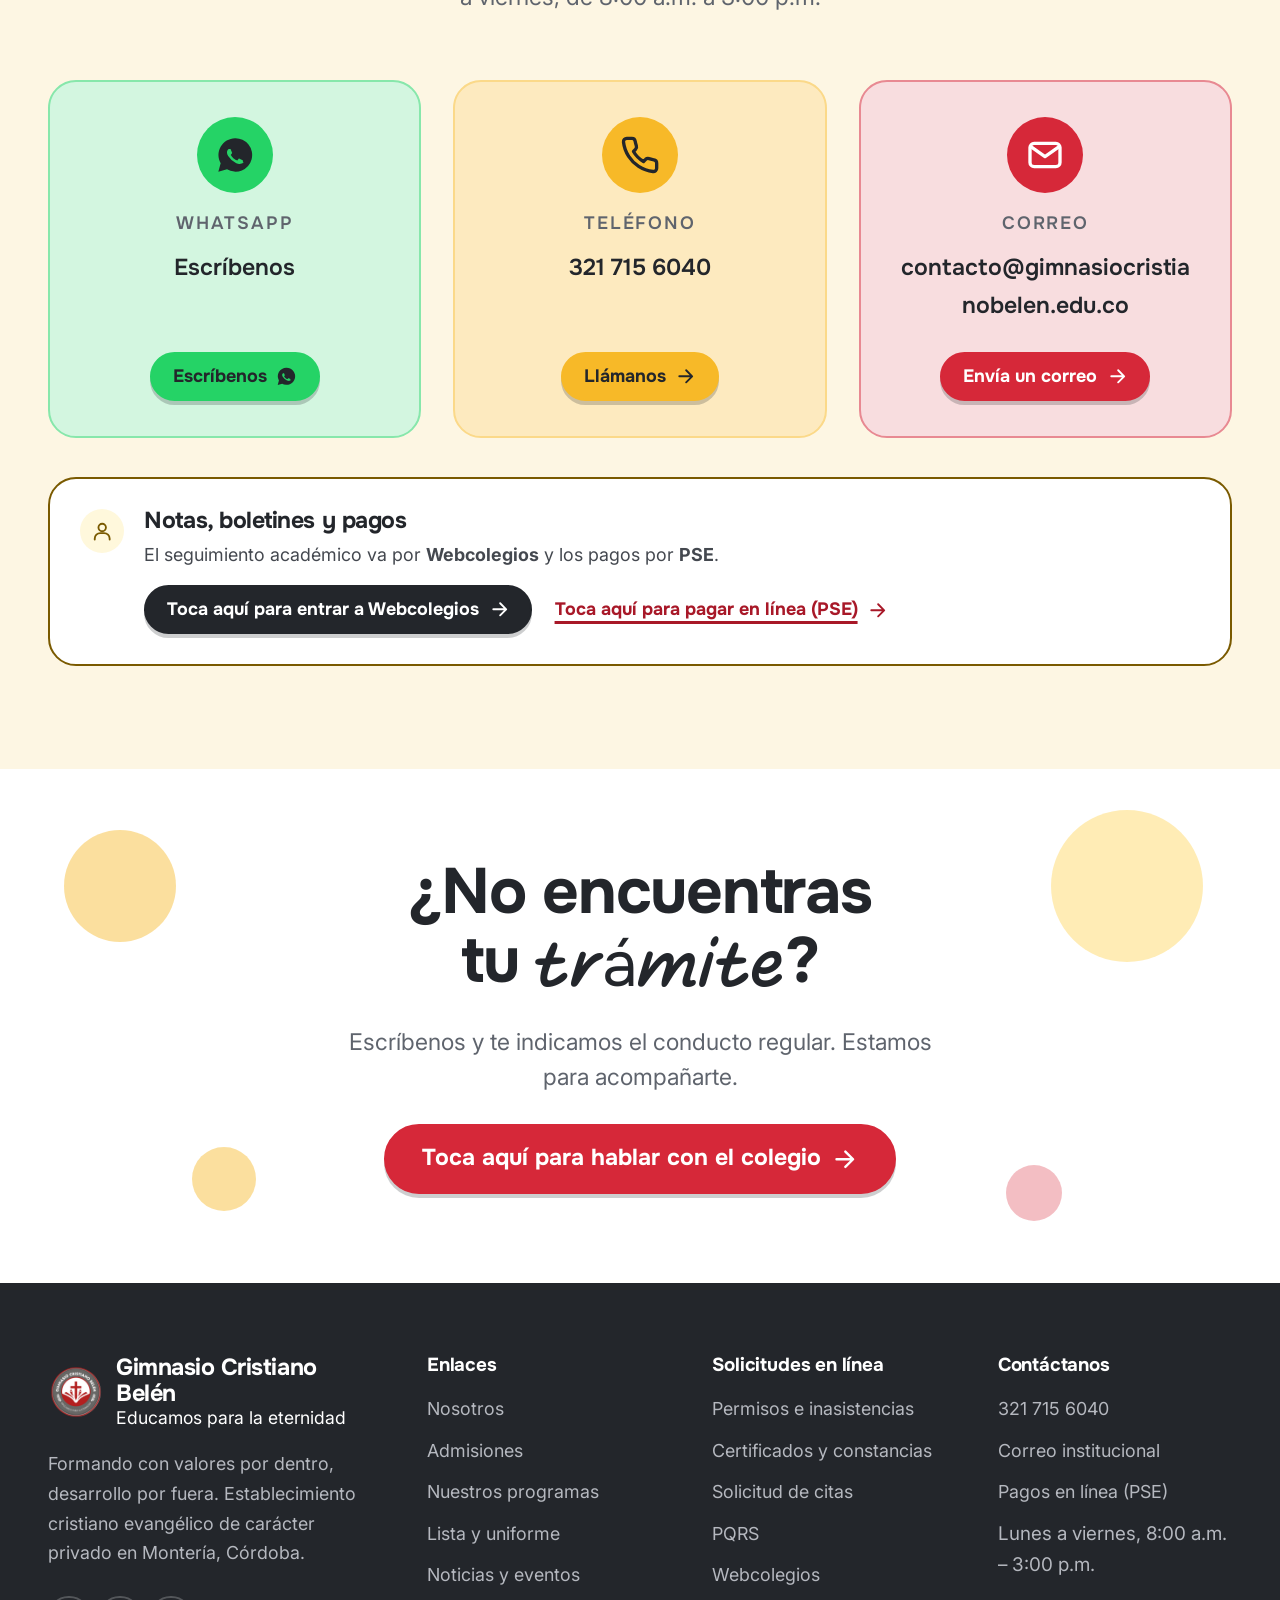
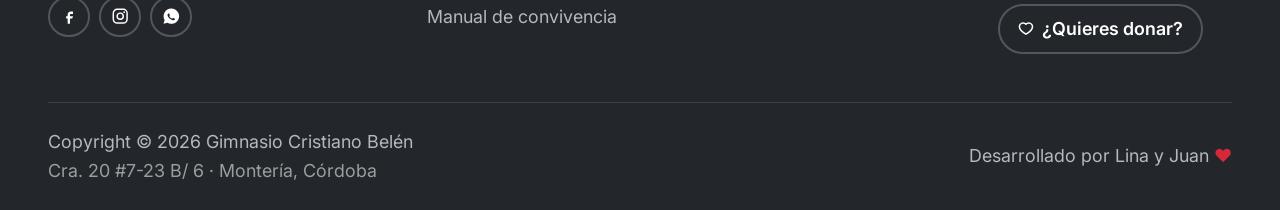
<file: solicitudes.html>
<!doctype html>
<html lang="es-CO">
<head>
<meta charset="utf-8">
<meta name="viewport" content="width=device-width, initial-scale=1">
<title>Solicitudes en línea — Gimnasio Cristiano Belén</title>
<meta name="description" content="Tramita en línea permisos e inasistencias, certificados y constancias, citas con docentes, PQRS y solicitud de retiro en el Gimnasio Cristiano Belén, Montería.">
<meta name="theme-color" content="#d62839">
<link rel="icon" href="assets/img/logo_colegio_belen-256.png" type="image/png">

<meta property="og:type" content="website">
<meta property="og:locale" content="es_CO">
<meta property="og:title" content="Solicitudes en línea — Gimnasio Cristiano Belén">
<meta property="og:description" content="Permisos, certificados, citas y PQRS del Gimnasio Cristiano Belén, sin pasar por la secretaría.">
<meta property="og:image" content="assets/img/estudianteprimaria.png">

<link rel="preconnect" href="https://fonts.googleapis.com">
<link rel="preconnect" href="https://fonts.gstatic.com" crossorigin>
<link rel="stylesheet" href="assets/css/fonts.css">
<link rel="stylesheet" href="assets/css/tokens.css">
<link rel="stylesheet" href="assets/css/base.css">
<link rel="stylesheet" href="assets/css/motion.css">
<link rel="stylesheet" href="assets/css/layout.css">
<link rel="stylesheet" href="assets/css/paginas.css">
</head>


<body>
<a class="skip" href="#contenido">Saltar al contenido</a>

<!-- ============================================================
     BARRA SUPERIOR
     ============================================================ -->
<div class="topbar">
  <div class="shell topbar__inner">
    <span class="topbar__item">
      <svg viewBox="0 0 24 24" fill="none" stroke="currentColor" stroke-width="2" stroke-linecap="round" stroke-linejoin="round" aria-hidden="true"><circle cx="12" cy="12" r="9"/><path d="M12 7v5l3 2"/></svg>
      <span class="topbar__hours-long">Lunes a viernes · 8:00 a.m. – 3:00 p.m.</span>
      <span class="topbar__hours-short"><span class="topbar__dias">Lun – Vie · </span>8:00 a.m. – 3:00 p.m.</span>
    </span>
    <!-- TODO: reemplazar por la dirección exacta de la sede -->
    <span class="topbar__item topbar__item--hide">
      <svg viewBox="0 0 24 24" fill="none" stroke="currentColor" stroke-width="2" stroke-linecap="round" stroke-linejoin="round" aria-hidden="true"><path d="M20 10c0 6-8 12-8 12s-8-6-8-12a8 8 0 0 1 16 0Z"/><circle cx="12" cy="10" r="3"/></svg>
      Montería, Córdoba
    </span>
    <a class="topbar__item topbar__phone" href="tel:+573217156040">
      <svg viewBox="0 0 24 24" fill="none" stroke="currentColor" stroke-width="2" stroke-linecap="round" stroke-linejoin="round" aria-hidden="true"><path d="M22 16.9v3a2 2 0 0 1-2.2 2 19.8 19.8 0 0 1-8.6-3.1 19.5 19.5 0 0 1-6-6A19.8 19.8 0 0 1 2.1 4.2 2 2 0 0 1 4.1 2h3a2 2 0 0 1 2 1.7c.1 1 .4 1.9.7 2.8a2 2 0 0 1-.5 2.1L8.1 9.9a16 16 0 0 0 6 6l1.3-1.3a2 2 0 0 1 2.1-.4c.9.3 1.8.6 2.8.7a2 2 0 0 1 1.7 2Z"/></svg>
      321 715 6040
    </a>
  </div>
</div>

<!-- ============================================================
     CABECERA
     Igual que la del index. Solo cambian los destinos: los anclajes
     de la portada llevan ahora el prefijo index.html.
     ============================================================ -->
<header class="masthead">
  <div class="shell masthead__inner">
    <a class="brand" href="index.html">
      <img src="assets/img/logo_colegio_belen-256.png" alt="" width="56" height="56">
      <span>
        <span class="brand__name">Gimnasio Cristiano Belén</span>
        <span class="brand__tag">Educamos para la eternidad</span>
      </span>
    </a>

    <div class="masthead__actions">
      <a class="btn btn--ink btn--sm btn--plataforma" href="https://www.servidor2.webcolegios.com/cristianobelen" target="_blank" rel="noopener">
        <svg viewBox="0 0 24 24" fill="none" stroke="currentColor" stroke-width="2" stroke-linecap="round" stroke-linejoin="round" aria-hidden="true"><circle cx="12" cy="8" r="4"/><path d="M4 21v-1a6 6 0 0 1 6-6h4a6 6 0 0 1 6 6v1"/></svg>
        Entrar a Plataforma
      </a>
      <a class="btn btn--sm" href="index.html#admisiones">
        Pedir cupo
        <svg class="arrow" viewBox="0 0 24 24" fill="none" stroke="currentColor" stroke-width="2.2" stroke-linecap="round" stroke-linejoin="round" aria-hidden="true"><path d="M5 12h14M13 5l7 7-7 7"/></svg>
      </a>
      <button class="burger" type="button" aria-expanded="false" aria-controls="menu-movil" aria-label="Abrir el menú">
        <span></span><span></span><span></span>
      </button>
    </div>
  </div>

  <nav class="shell navbar" aria-label="Principal">
    <div class="navwrap">
      <ul class="menu">
        <li class="menu__item"><a class="menu__link" href="index.html">Inicio</a></li>
        <!-- Página actual: se marca a mano. initScrollSpy() solo observa
             enlaces que empiezan por "#", así que no lo sobrescribe. -->
        <li class="menu__item"><a class="menu__link" href="nosotros.html">Nosotros</a></li>
        <li class="menu__item"><a class="menu__link" href="admisiones.html">Admisiones</a></li>
        <li class="menu__item menu__item--has-menu">
          <button class="menu__link" type="button" aria-expanded="false">
            Guía escolar
            <svg class="caret" viewBox="0 0 24 24" fill="none" stroke="currentColor" stroke-width="2.4" stroke-linecap="round" stroke-linejoin="round" aria-hidden="true"><path d="m6 9 6 6 6-6"/></svg>
          </button>
          <div class="dropdown">
            <a href="lista-uniforme.html">Lista y uniforme</a>
            <a href="calendario-academico.html">Calendario académico</a>
            <a href="noticias-eventos.html">Noticias y eventos</a>
            <a href="assets/docs/manual-convivencia-2026.pdf" target="_blank" rel="noopener">Manual de convivencia</a>
            <hr>
            <p class="dropdown__head">Para las familias</p>
            <a href="https://www.servidor2.webcolegios.com/cristianobelen" target="_blank" rel="noopener">Webcolegios</a>
            <a href="https://www.psepagos.co/PSEHostingUI/ShowTicketOffice.aspx?ID=7633" target="_blank" rel="noopener">Pagos en línea (PSE)</a>
          </div>
        </li>
        <li class="menu__item"><a class="menu__link" href="solicitudes.html" aria-current="page">Solicitudes en línea</a></li>
        <li class="menu__item"><a class="menu__link" href="donaciones.html">Donaciones</a></li>
<li class="menu__item"><a class="menu__link" href="preguntas-frecuentes.html">Preguntas frecuentes <svg class="menu__icono" viewBox="0 0 24 24" fill="none" stroke="currentColor" stroke-width="2" stroke-linecap="round" stroke-linejoin="round" aria-hidden="true"><circle cx="12" cy="12" r="9"/><path d="M9.5 9.3a2.6 2.6 0 0 1 5 .9c0 1.7-2.5 2.2-2.5 3.8M12 17.2h.01"/></svg></a></li>
      </ul>
    </div>
  </nav>
</header>

<div class="mobile-menu" id="menu-movil">
  <a href="index.html">Inicio</a>
  <a href="nosotros.html">Nosotros</a>
  <a href="admisiones.html">Admisiones</a>
  <details>
    <summary>Guía escolar</summary>
    <div class="mobile-menu__sub">
      <a href="lista-uniforme.html">Lista y uniforme</a>
      <a href="calendario-academico.html">Calendario académico</a>
      <a href="noticias-eventos.html">Noticias y eventos</a>
      <a href="assets/docs/manual-convivencia-2026.pdf" target="_blank" rel="noopener">Manual de convivencia</a>
      <a href="https://www.psepagos.co/PSEHostingUI/ShowTicketOffice.aspx?ID=7633" target="_blank" rel="noopener">Pagos en línea (PSE)</a>
    </div>
  </details>
  <a href="solicitudes.html" aria-current="page">Solicitudes en línea</a>
  <a href="donaciones.html">Donaciones</a>
  <a href="preguntas-frecuentes.html">Preguntas frecuentes</a>
  <div class="mobile-menu__foot">
    <a class="btn btn--block btn--latido" href="admisiones.html">Toca aquí para pedir un cupo</a>
    <a class="btn btn--ink btn--block" href="https://www.servidor2.webcolegios.com/cristianobelen" target="_blank" rel="noopener">Toca aquí para entrar a la Plataforma</a>
  </div>
</div>

<main id="contenido">

<!-- ============================================================
     CABECERA DE PÁGINA
     ============================================================ -->
<section class="pagehead">
  <span class="pagehead__blob pagehead__blob--1" aria-hidden="true"></span>
  <span class="pagehead__blob pagehead__blob--2" aria-hidden="true"></span>
  <span class="pagehead__blob pagehead__blob--3" aria-hidden="true"></span>

  <div class="shell pagehead__inner">
    <div class="pagehead__body">
      <nav class="crumbs reveal" aria-label="Migas de pan">
        <a href="index.html">Inicio</a>
        <svg viewBox="0 0 24 24" fill="none" stroke="currentColor" stroke-width="2.2" stroke-linecap="round" stroke-linejoin="round" aria-hidden="true"><path d="m9 6 6 6-6 6"/></svg>
        <span>Solicitudes en línea</span>
      </nav>

      <h1 class="pagehead__title reveal" style="--i:1">
        Tus trámites, <span class="mark mark--turquesa">EN LÍNEA</span>
      </h1>

      <p class="lede reveal" style="--i:2">
        Permisos, certificados, citas y PQRS sin desplazarte hasta el colegio.
        Elige el trámite, envíalo y nosotros te respondemos en horario de
        atención.
      </p>

      <ul class="chips reveal" style="--i:3">
        <li><a class="chip chip--rojo" href="#tramites">Los trámites</a></li>
        <li><a class="chip chip--turquesa" href="#como">Cómo funciona</a></li>
        <li><a class="chip chip--mostaza" href="#atencion">Atención y plataformas</a></li>
      </ul>
    </div>

    <div class="pagehead__media reveal-img" style="--i:2">
      <img src="assets/img/solicitudes-estudiantes.webp" alt="Dos estudiantes de primaria del Gimnasio Cristiano Belén abrazados" width="1179" height="1179" fetchpriority="high" decoding="async">
    </div>
  </div>
</section>

<!-- ============================================================
     LOS TRÁMITES
     REVISAR — cuatro de los cinco formularios no abren en público.
     Comprobado sin sesión iniciada: inasistencias, certificados y PQRS
     devuelven 401 porque son URL del lado del editor
     (/forms/d/<id>/viewform); la que sí funciona, la de citas, tiene la
     forma publicada /forms/d/e/<id>/viewform. El de retiro ya tiene su
     enlace corto (forms.gle), que es la forma publicada, pero también
     devuelve 401: ese está restringido a cuentas del colegio. El
     colegio tiene que sacar el enlace de «Enviar» de cada formulario y
     abrir la respuesta a cualquiera con el enlace.
     ============================================================ -->
<section class="section section--turquesa" id="tramites">
  <div class="shell">
    <div class="section__head reveal">
      <h2>Elige tu <span class="hand">trámite</span></h2>
      <p class="lede">
        Cinco gestiones que puedes iniciar desde aquí, cualquier día y a
        cualquier hora.
      </p>
    </div>

    <p class="pista pista--abajo">En cada tarjeta hay un enlace subrayado. Tócalo y se abrirá el formulario que necesitas.</p>
    <div class="tramites">
      <article class="tramite tramite--turquesa reveal">
        <span class="tramite__icon" aria-hidden="true">
          <svg viewBox="0 0 24 24" fill="none" stroke="currentColor" stroke-width="2" stroke-linecap="round" stroke-linejoin="round"><rect x="3" y="5" width="18" height="16" rx="3"/><path d="M8 3v4M16 3v4M3 10h18"/><path d="m9.5 15 1.8 1.8 3.4-3.6"/></svg>
        </span>
        <h3>Solicitud de citas</h3>
        <p>
          Agenda una cita con un docente, con la coordinación académica o con
          rectoría.
        </p>
        <div class="tramite__foot">
          <span class="tramite__via">
            <svg viewBox="0 0 24 24" fill="none" stroke="currentColor" stroke-width="2" stroke-linecap="round" stroke-linejoin="round" aria-hidden="true"><path d="M14 3h7v7"/><path d="M10 14 21 3"/><path d="M21 14v5a2 2 0 0 1-2 2H5a2 2 0 0 1-2-2V5a2 2 0 0 1 2-2h5"/></svg>
            Formulario de Google
          </span>
          <a class="btn btn--outline" href="https://docs.google.com/forms/d/e/1FAIpQLSfktVcPh3qPJSOV4INPRyshr9utwn-ykQxyAY7E8_elnt7wIQ/viewform" target="_blank" rel="noopener">
            Toca para llenar el formulario
            <svg class="arrow" viewBox="0 0 24 24" fill="none" stroke="currentColor" stroke-width="2.2" stroke-linecap="round" stroke-linejoin="round" aria-hidden="true"><path d="M5 12h14M13 5l7 7-7 7"/></svg>
          </a>
        </div>
      </article>

      <article class="tramite tramite--morado reveal" style="--i:1">
        <span class="tramite__icon" aria-hidden="true">
          <svg viewBox="0 0 24 24" fill="none" stroke="currentColor" stroke-width="2" stroke-linecap="round" stroke-linejoin="round"><rect x="3" y="5" width="18" height="16" rx="3"/><path d="M8 3v4M16 3v4M3 10h18"/><path d="m9.5 14.5 5 5M14.5 14.5l-5 5"/></svg>
        </span>
        <h3>Permisos e inasistencias</h3>
        <p>
          Avisa de una ausencia o pide permiso para retirar al estudiante
          durante la jornada. Indica el nombre, el grado y la fecha.
        </p>
        <div class="tramite__foot">
          <span class="tramite__via">
            <svg viewBox="0 0 24 24" fill="none" stroke="currentColor" stroke-width="2" stroke-linecap="round" stroke-linejoin="round" aria-hidden="true"><path d="M14 3h7v7"/><path d="M10 14 21 3"/><path d="M21 14v5a2 2 0 0 1-2 2H5a2 2 0 0 1-2-2V5a2 2 0 0 1 2-2h5"/></svg>
            Formulario de Google
          </span>
          <a class="btn btn--outline" href="https://docs.google.com/forms/d/1FIZyIdGKIsAjoIuWd253VwiOsHpAR9PoJF3fqzuziVU/viewform?edit_requested=true" target="_blank" rel="noopener">
            Toca para llenar el formulario
            <svg class="arrow" viewBox="0 0 24 24" fill="none" stroke="currentColor" stroke-width="2.2" stroke-linecap="round" stroke-linejoin="round" aria-hidden="true"><path d="M5 12h14M13 5l7 7-7 7"/></svg>
          </a>
        </div>
      </article>

      <article class="tramite tramite--mostaza reveal" style="--i:2">
        <span class="tramite__icon" aria-hidden="true">
          <svg viewBox="0 0 24 24" fill="none" stroke="currentColor" stroke-width="2" stroke-linecap="round" stroke-linejoin="round"><path d="M6 3h8l4 4v14a1 1 0 0 1-1 1H6a1 1 0 0 1-1-1V4a1 1 0 0 1 1-1Z"/><path d="M14 3v4h4"/><path d="M9 13h6M9 17h4"/></svg>
        </span>
        <h3>Certificados y constancias</h3>
        <p>
          Certificados de estudio, constancias de matrícula y de conducta o
          copias de boletines.
        </p>
        <div class="tramite__foot">
          <span class="tramite__via">
            <svg viewBox="0 0 24 24" fill="none" stroke="currentColor" stroke-width="2" stroke-linecap="round" stroke-linejoin="round" aria-hidden="true"><path d="M14 3h7v7"/><path d="M10 14 21 3"/><path d="M21 14v5a2 2 0 0 1-2 2H5a2 2 0 0 1-2-2V5a2 2 0 0 1 2-2h5"/></svg>
            Formulario de Google
          </span>
          <a class="btn btn--outline" href="https://docs.google.com/forms/d/1LAkwrUw800iaqKG0i5CUQ0A3HdT6jZgzOP79sn1d0HU/viewform?edit_requested=true" target="_blank" rel="noopener">
            Toca para pedir el documento
            <svg class="arrow" viewBox="0 0 24 24" fill="none" stroke="currentColor" stroke-width="2.2" stroke-linecap="round" stroke-linejoin="round" aria-hidden="true"><path d="M5 12h14M13 5l7 7-7 7"/></svg>
          </a>
        </div>
      </article>

      <article class="tramite tramite--verde reveal" style="--i:1">
        <span class="tramite__icon" aria-hidden="true">
          <svg viewBox="0 0 24 24" fill="none" stroke="currentColor" stroke-width="2" stroke-linecap="round" stroke-linejoin="round"><path d="M21 11.8a8 8 0 0 1-8 8H8.4L3.5 22l1.2-4.3A8 8 0 1 1 21 11.8Z"/><path d="M12 8.2v4M12 15.4h.01"/></svg>
        </span>
        <h3>PQRS</h3>
        <p>
          Peticiones, quejas, reclamos y sugerencias. Todo lo que nos ayude a
          mejorar tiene canal y respuesta.
        </p>
        <div class="tramite__foot">
          <span class="tramite__via">
            <svg viewBox="0 0 24 24" fill="none" stroke="currentColor" stroke-width="2" stroke-linecap="round" stroke-linejoin="round" aria-hidden="true"><path d="M14 3h7v7"/><path d="M10 14 21 3"/><path d="M21 14v5a2 2 0 0 1-2 2H5a2 2 0 0 1-2-2V5a2 2 0 0 1 2-2h5"/></svg>
            Formulario de Google
          </span>
          <a class="btn btn--outline" href="https://docs.google.com/forms/d/1mHblVXWnzPOqOgTpUMy4gMadZlyD7xIi8lZtLIvuucY/viewform?edit_requested=true" target="_blank" rel="noopener">
            Toca para llenar el formulario
            <svg class="arrow" viewBox="0 0 24 24" fill="none" stroke="currentColor" stroke-width="2.2" stroke-linecap="round" stroke-linejoin="round" aria-hidden="true"><path d="M5 12h14M13 5l7 7-7 7"/></svg>
          </a>
        </div>
      </article>

      <article class="tramite tramite--rojo reveal" style="--i:2">
        <span class="tramite__icon" aria-hidden="true">
          <svg viewBox="0 0 24 24" fill="none" stroke="currentColor" stroke-width="2" stroke-linecap="round" stroke-linejoin="round"><path d="M15 3h3a2 2 0 0 1 2 2v14a2 2 0 0 1-2 2h-3"/><path d="M10 17 5 12l5-5"/><path d="M5 12h11"/></svg>
        </span>
        <h3>Solicitud de retiro</h3>
        <p>
          Si necesitas retirar al estudiante, este es el trámite: te indicamos el
          conducto regular y los documentos de cierre.
        </p>
        <div class="tramite__foot">
          <span class="tramite__via">
            <svg viewBox="0 0 24 24" fill="none" stroke="currentColor" stroke-width="2" stroke-linecap="round" stroke-linejoin="round" aria-hidden="true"><path d="M14 3h7v7"/><path d="M10 14 21 3"/><path d="M21 14v5a2 2 0 0 1-2 2H5a2 2 0 0 1-2-2V5a2 2 0 0 1 2-2h5"/></svg>
            Formulario de Google
          </span>
          <a class="btn btn--outline" href="https://forms.gle/cX8URRgXAzareJEa6" target="_blank" rel="noopener">
            Toca para llenar el formulario
            <svg class="arrow" viewBox="0 0 24 24" fill="none" stroke="currentColor" stroke-width="2.2" stroke-linecap="round" stroke-linejoin="round" aria-hidden="true"><path d="M5 12h14M13 5l7 7-7 7"/></svg>
          </a>
        </div>
      </article>
    </div>
  </div>
</section>

<div class="wave wave--flip wave--white" aria-hidden="true">
  <svg viewBox="0 0 1440 90" preserveAspectRatio="none"><path d="M0 40c180 45 360 45 540 22s360-58 540-35 300 45 360 53v10H0Z"/></svg>
</div>

<!-- ============================================================
     CÓMO FUNCIONA
     ============================================================ -->
<section class="section" id="como">
  <div class="shell">
    <div class="section__head reveal">
      <p class="eyebrow eyebrow--turquesa">En cuatro pasos</p>
      <h2>Cómo <span class="hand">funciona</span></h2>
      <p class="lede">
        El mismo recorrido para todos los trámites.
      </p>
    </div>

    <div class="steps">
      <article class="step reveal">
        <span class="step__num" aria-hidden="true"></span>
        <h3>Elige el trámite</h3>
        <p>Empieza por la tarjeta que corresponde a tu solicitud.</p>
      </article>

      <article class="step reveal" style="--i:1">
        <span class="step__num" aria-hidden="true"></span>
        <h3>Cuéntanos lo esencial</h3>
        <!-- REVISAR: confirmar con el colegio qué datos exige cada trámite. -->
        <p>Nombre completo del estudiante, grado, el motivo y las fechas.</p>
      </article>

      <article class="step reveal" style="--i:2">
        <span class="step__num" aria-hidden="true"></span>
        <h3>Lo recibimos</h3>
        <p>Entra en la secretaría del colegio dentro del horario de atención.</p>
      </article>

      <article class="step reveal" style="--i:3">
        <span class="step__num" aria-hidden="true"></span>
        <h3>Te respondemos</h3>
        <p>Te contactaremos vía WhatsApp con los documentos o confirmaciones que necesites.</p>
      </article>
    </div>
  </div>
</section>

<div class="wave wave--amarillo" aria-hidden="true">
  <svg viewBox="0 0 1440 90" preserveAspectRatio="none"><path d="M0 40c180 45 360 45 540 22s360-58 540-35 300 45 360 53v10H0Z"/></svg>
</div>

<!-- ============================================================
     ATENCIÓN Y PLATAFORMAS
     ============================================================ -->
<section class="section section--amarillo" id="atencion">
  <div class="shell">
    <div class="section__head reveal">
      <p class="eyebrow eyebrow--mostaza">Dónde encontrarnos</p>
      <h2>Atención y <span class="hand">plataformas</span></h2>
      <p class="lede">
        Escríbenos por donde te resulte más cómodo. Respondemos de lunes a
        viernes, de 8:00 a.m. a 3:00 p.m.
      </p>
    </div>

    <div class="channels">
      <article class="channel channel--verde reveal">
        <span class="channel__icon" aria-hidden="true"><svg viewBox="0 0 24 24" fill="currentColor"><path d="M12 2a10 10 0 0 0-8.6 15L2 22l5.2-1.4A10 10 0 1 0 12 2Zm5.3 14.1c-.2.6-1.3 1.2-1.8 1.2-.5.1-1 .1-1.7-.1-.4-.1-.9-.3-1.5-.6a11.3 11.3 0 0 1-4.4-4c-.3-.5-.7-1.2-.7-2.2s.5-1.5.7-1.7c.2-.2.4-.3.6-.3h.5c.2 0 .4 0 .5.4l.7 1.7c.1.1.1.3 0 .5l-.3.4-.3.3c-.1.1-.2.3 0 .5.2.3.7 1.1 1.4 1.8.9.8 1.7 1 2 1.2.2.1.4.1.5-.1l.7-.8c.2-.2.3-.2.5-.1l1.6.8c.2.1.4.2.4.3.1.2.1.6 0 1Z"/></svg></span>
        <span class="channel__label">WhatsApp</span>
        <span class="channel__value">Escríbenos</span>
        <a class="btn btn--claro btn--sm" href="https://wa.me/message/7YWCVETQ3TKVC1" target="_blank" rel="noopener">
          Escríbenos
          <svg viewBox="0 0 24 24" fill="currentColor" aria-hidden="true"><path d="M12 2a10 10 0 0 0-8.6 15L2 22l5.2-1.4A10 10 0 1 0 12 2Zm5.3 14.1c-.2.6-1.3 1.2-1.8 1.2-.5.1-1 .1-1.7-.1-.4-.1-.9-.3-1.5-.6a11.3 11.3 0 0 1-4.4-4c-.3-.5-.7-1.2-.7-2.2s.5-1.5.7-1.7c.2-.2.4-.3.6-.3h.5c.2 0 .4 0 .5.4l.7 1.7c.1.1.1.3 0 .5l-.3.4-.3.3c-.1.1-.2.3 0 .5.2.3.7 1.1 1.4 1.8.9.8 1.7 1 2 1.2.2.1.4.1.5-.1l.7-.8c.2-.2.3-.2.5-.1l1.6.8c.2.1.4.2.4.3.1.2.1.6 0 1Z"/></svg>
        </a>
      </article>

      <article class="channel channel--rojo reveal" style="--i:1">
        <span class="channel__icon" aria-hidden="true"><svg viewBox="0 0 24 24" fill="none" stroke="currentColor" stroke-width="2" stroke-linecap="round" stroke-linejoin="round"><path d="M22 16.9v3a2 2 0 0 1-2.2 2 19.8 19.8 0 0 1-8.6-3.1 19.5 19.5 0 0 1-6-6A19.8 19.8 0 0 1 2.1 4.2 2 2 0 0 1 4.1 2h3a2 2 0 0 1 2 1.7c.1 1 .4 1.9.7 2.8a2 2 0 0 1-.5 2.1L8.1 9.9a16 16 0 0 0 6 6l1.3-1.3a2 2 0 0 1 2.1-.4c.9.3 1.8.6 2.8.7a2 2 0 0 1 1.7 2Z"/></svg></span>
        <span class="channel__label">Teléfono</span>
        <span class="channel__value">321 715 6040</span>
        <a class="btn btn--claro btn--sm" href="tel:+573217156040">
          Llámanos
          <svg class="arrow" viewBox="0 0 24 24" fill="none" stroke="currentColor" stroke-width="2.2" stroke-linecap="round" stroke-linejoin="round" aria-hidden="true"><path d="M5 12h14M13 5l7 7-7 7"/></svg>
        </a>
      </article>

      <article class="channel channel--turquesa reveal" style="--i:2">
        <span class="channel__icon" aria-hidden="true"><svg viewBox="0 0 24 24" fill="none" stroke="currentColor" stroke-width="2" stroke-linecap="round" stroke-linejoin="round"><rect x="3" y="5" width="18" height="14" rx="2.5"/><path d="m3.5 7 8.5 6 8.5-6"/></svg></span>
        <span class="channel__label">Correo</span>
        <span class="channel__value">contacto@gimnasiocristianobelen.edu.co</span>
        <a class="btn btn--claro btn--sm" href="mailto:contacto@gimnasiocristianobelen.edu.co">
          Envía un correo
          <svg class="arrow" viewBox="0 0 24 24" fill="none" stroke="currentColor" stroke-width="2.2" stroke-linecap="round" stroke-linejoin="round" aria-hidden="true"><path d="M5 12h14M13 5l7 7-7 7"/></svg>
        </a>
      </article>
    </div>

    <div class="callout reveal">
      <span class="callout__icon" aria-hidden="true">
        <svg viewBox="0 0 24 24" fill="none" stroke="currentColor" stroke-width="2" stroke-linecap="round" stroke-linejoin="round"><circle cx="12" cy="8" r="4"/><path d="M4 21v-1a6 6 0 0 1 6-6h4a6 6 0 0 1 6 6v1"/></svg>
      </span>
      <div>
        <h3>Notas, boletines y pagos</h3>
        <p>
          El seguimiento académico va por <strong>Webcolegios</strong> y los
          pagos por <strong>PSE</strong>.
        </p>
        <div class="actions u-mt">
          <a class="btn btn--ink btn--sm" href="https://www.servidor2.webcolegios.com/cristianobelen" target="_blank" rel="noopener">
            Toca aquí para entrar a Webcolegios
            <svg class="arrow" viewBox="0 0 24 24" fill="none" stroke="currentColor" stroke-width="2.2" stroke-linecap="round" stroke-linejoin="round" aria-hidden="true"><path d="M5 12h14M13 5l7 7-7 7"/></svg>
          </a>
          <a class="btn btn--outline btn--sm" href="https://www.psepagos.co/PSEHostingUI/ShowTicketOffice.aspx?ID=7633" target="_blank" rel="noopener">
            Toca aquí para pagar en línea (PSE)
            <svg class="arrow" viewBox="0 0 24 24" fill="none" stroke="currentColor" stroke-width="2.2" stroke-linecap="round" stroke-linejoin="round" aria-hidden="true"><path d="M5 12h14M13 5l7 7-7 7"/></svg>
          </a>
        </div>
      </div>
    </div>
  </div>
</section>

<!-- ============================================================
     LLAMADO FINAL
     ============================================================ -->
<section class="cta">
  <span class="cta__dot cta__dot--1" aria-hidden="true"></span>
  <span class="cta__dot cta__dot--2" aria-hidden="true"></span>
  <span class="cta__dot cta__dot--3" aria-hidden="true"></span>
  <span class="cta__dot cta__dot--4" aria-hidden="true"></span>

  <div class="shell cta__inner">
    <h2 class="cta__title reveal">
      ¿No encuentras<br>
      tu <span class="hand">trámite</span>?
    </h2>
    <p class="lede reveal" style="--i:1; max-width: 38rem;">
      Escríbenos y te indicamos el conducto regular. Estamos para acompañarte.
    </p>
    <div class="actions reveal" style="--i:2">
      <a class="btn btn--lg" href="https://wa.me/message/7YWCVETQ3TKVC1" target="_blank" rel="noopener">
        Toca aquí para hablar con el colegio
        <svg class="arrow" viewBox="0 0 24 24" fill="none" stroke="currentColor" stroke-width="2.2" stroke-linecap="round" stroke-linejoin="round" aria-hidden="true"><path d="M5 12h14M13 5l7 7-7 7"/></svg>
      </a>
    </div>
  </div>
</section>


</main>



<!-- ============================================================
     PIE
     ============================================================ -->
<footer class="footer">
  <div class="shell">
    <div class="footer__top">
      <div>
        <div class="brand">
          <img src="assets/img/logo_colegio_belen-256.png" alt="" width="56" height="56">
          <span>
            <span class="brand__name">Gimnasio Cristiano Belén</span>
            <span class="brand__tag">Educamos para la eternidad</span>
          </span>
        </div>
        <p class="footer__about">
          Formando con valores por dentro, desarrollo por fuera. Establecimiento
          cristiano evangélico de carácter privado en Montería, Córdoba.
        </p>
        <div class="socials">
          <a href="https://www.facebook.com/gimnasiocristianobelen" target="_blank" rel="noopener" aria-label="Facebook"><svg viewBox="0 0 24 24" fill="currentColor" aria-hidden="true"><path d="M14 9h3V6h-3c-2.2 0-4 1.8-4 4v2H8v3h2v7h3v-7h3l1-3h-4v-2c0-.6.4-1 1-1Z"/></svg></a>
          <a href="https://www.instagram.com/gimnasiocristianobelen/" target="_blank" rel="noopener" aria-label="Instagram"><svg viewBox="0 0 24 24" fill="none" stroke="currentColor" stroke-width="1.9" aria-hidden="true"><rect x="3" y="3" width="18" height="18" rx="5"/><circle cx="12" cy="12" r="4"/><circle cx="17.2" cy="6.8" r="1.1" fill="currentColor" stroke="none"/></svg></a>
          <a href="https://wa.me/message/7YWCVETQ3TKVC1" target="_blank" rel="noopener" aria-label="WhatsApp"><svg viewBox="0 0 24 24" fill="currentColor" aria-hidden="true"><path d="M12 2a10 10 0 0 0-8.6 15L2 22l5.2-1.4A10 10 0 1 0 12 2Zm5.3 14.1c-.2.6-1.3 1.2-1.8 1.2-.5.1-1 .1-1.7-.1-.4-.1-.9-.3-1.5-.6a11.3 11.3 0 0 1-4.4-4c-.3-.5-.7-1.2-.7-2.2s.5-1.5.7-1.7c.2-.2.4-.3.6-.3h.5c.2 0 .4 0 .5.4l.7 1.7c.1.1.1.3 0 .5l-.3.4-.3.3c-.1.1-.2.3 0 .5.2.3.7 1.1 1.4 1.8.9.8 1.7 1 2 1.2.2.1.4.1.5-.1l.7-.8c.2-.2.3-.2.5-.1l1.6.8c.2.1.4.2.4.3.1.2.1.6 0 1Z"/></svg></a>
        </div>
      </div>

      <div>
        <h4>Enlaces</h4>
        <ul class="footer__links">
          <li><a href="nosotros.html">Nosotros</a></li>
          <li><a href="admisiones.html">Admisiones</a></li>
          <li><a href="index.html#programas">Nuestros programas</a></li>
          <li><a href="lista-uniforme.html">Lista y uniforme</a></li>
          <li><a href="noticias-eventos.html">Noticias y eventos</a></li>
          <li><a href="assets/docs/manual-convivencia-2026.pdf" target="_blank" rel="noopener">Manual de convivencia</a></li>
        </ul>
      </div>

      <div id="solicitudes">
        <h4><a href="solicitudes.html">Solicitudes en línea</a></h4>
        <ul class="footer__links">
          <!-- REVISAR: el colegio solo tiene URL pública para la solicitud de
               citas; los demás trámites se canalizan por WhatsApp y correo. -->
          <li><a href="https://wa.me/message/7YWCVETQ3TKVC1" target="_blank" rel="noopener">Permisos e inasistencias</a></li>
          <li><a href="https://wa.me/message/7YWCVETQ3TKVC1" target="_blank" rel="noopener">Certificados y constancias</a></li>
          <li><a href="https://docs.google.com/forms/d/e/1FAIpQLSfktVcPh3qPJSOV4INPRyshr9utwn-ykQxyAY7E8_elnt7wIQ/viewform" target="_blank" rel="noopener">Solicitud de citas</a></li>
          <li><a href="https://wa.me/message/7YWCVETQ3TKVC1" target="_blank" rel="noopener">PQRS</a></li>
          <li><a href="https://www.servidor2.webcolegios.com/cristianobelen" target="_blank" rel="noopener">Webcolegios</a></li>
        </ul>
      </div>

      <div id="donaciones">
        <h4>Contáctanos</h4>
        <ul class="footer__links">
          <li><a href="tel:+573217156040">321 715 6040</a></li>
          <li><a href="mailto:contacto@gimnasiocristianobelen.edu.co">Correo institucional</a></li>
          <li><a href="https://www.psepagos.co/PSEHostingUI/ShowTicketOffice.aspx?ID=7633" target="_blank" rel="noopener">Pagos en línea (PSE)</a></li>
          <li>Lunes a viernes, 8:00 a.m. – 3:00 p.m.</li>
        </ul>
        <div class="footer__pills">
          <a class="footer__pill" href="donaciones.html">
            <svg viewBox="0 0 24 24" fill="none" stroke="currentColor" stroke-width="2" stroke-linecap="round" stroke-linejoin="round" aria-hidden="true"><path d="M20.8 8.6a5 5 0 0 0-8.8-2.9 5 5 0 0 0-8.8 2.9c0 5.2 8.8 10.4 8.8 10.4s8.8-5.2 8.8-10.4Z"/></svg>
            ¿Quieres donar?
          </a>
        </div>
      </div>
    </div>

    <div class="footer__bottom">
      <p>
        Copyright © <span data-year>2026</span> Gimnasio Cristiano Belén<br>
        <span class="footer__sede">Cra. 20 #7-23 B/ 6 · Montería, Córdoba</span>
      </p>
      <p>Desarrollado por Lina y Juan <span class="heart" aria-hidden="true">♥</span></p>
    </div>
  </div>
</footer>

<a class="wa-fab" href="https://wa.me/message/7YWCVETQ3TKVC1" target="_blank" rel="noopener">
  <svg viewBox="0 0 24 24" fill="currentColor" aria-hidden="true"><path d="M12 2a10 10 0 0 0-8.6 15L2 22l5.2-1.4A10 10 0 1 0 12 2Zm5.3 14.1c-.2.6-1.3 1.2-1.8 1.2-.5.1-1 .1-1.7-.1-.4-.1-.9-.3-1.5-.6a11.3 11.3 0 0 1-4.4-4c-.3-.5-.7-1.2-.7-2.2s.5-1.5.7-1.7c.2-.2.4-.3.6-.3h.5c.2 0 .4 0 .5.4l.7 1.7c.1.1.1.3 0 .5l-.3.4-.3.3c-.1.1-.2.3 0 .5.2.3.7 1.1 1.4 1.8.9.8 1.7 1 2 1.2.2.1.4.1.5-.1l.7-.8c.2-.2.3-.2.5-.1l1.6.8c.2.1.4.2.4.3.1.2.1.6 0 1Z"/></svg>
  <span class="wa-fab__texto">Escríbenos<span class="sr-only"> por WhatsApp</span></span>
</a>
<script src="assets/js/motion.js" defer></script>
<script src="assets/js/main.js" defer></script>
</body>
</html>
</file>
<file: assets/css/fonts.css>
/* ============================================================
   fonts.css — tipografía del rediseño

   Onest        → titulares
   Gveret Levin → palabra clave rotulada dentro de los titulares
   Inter        → texto corrido e interfaz

   Se cargan desde Google Fonts. Para dejar el sitio sin peticiones
   externas, descarga los woff2 y sustituye este @import por reglas
   @font-face locales.
   ============================================================ */

@import url('https://fonts.googleapis.com/css2?family=Gveret+Levin&family=Inter:ital,opsz,wght@0,14..32,100..900;1,14..32,100..900&family=Onest:wght@100..900&display=swap');
</file>
<file: assets/css/tokens.css>
/* ============================================================
   Gimnasio Cristiano Belén — Design tokens
   Paleta institucional: rojo · blanco · mostaza, y sus gamas.
     rojo #d62839 · mostaza #f7b928
   Del rojo salen el vino y el coral; del mostaza, el naranja teja
   y el amarillo claro. Esas cuatro gamas sostienen las tarjetas y
   los bloques que antes iban en turquesa, verde, azul o morado.
   El amarillo suave (#fdf6e3) es solo fondo de sección.
   El gris queda para el texto; los fondos neutros son crema.
   ============================================================ */

:root {
  /* --- Marca --------------------------------------------- */
  /* Solo hay dos colores de marca: el rojo manda y el mostaza
     acompaña. Todo lo demás de la página sale de esos dos. */
  --rojo: #d62839;
  --mostaza: #f7b928;
  /* El mostaza un punto más oscuro, para los hover de sus botones. */
  --mostaza-hover: #e5a511;

  /* El verde de WhatsApp. No es color de marca: solo lo llevan los
     botones que abren el chat, para que se reconozcan de un vistazo. */
  --whatsapp: #25d366;
  --whatsapp-hover: #1ebe5a;

  /* Los nombres turquesa / verde / azul / morado se conservan porque
     los usan decenas de clases (.value--turquesa, .grado--verde,
     .section--azul…). Ya no son esos colores: son las cuatro gamas
     de rojo y de amarillo que rotan por la página. Renombrarlos
     obligaría a tocar los diez HTML sin cambiar nada de lo que se ve.
     Turquesa y azul llevan texto blanco encima, así que son oscuros. */
  --turquesa: #9c1f36;   /* vino, el acento secundario principal */
  --verde: #ffd65c;      /* amarillo claro, lleva texto oscuro encima */
  --azul: #c2410c;       /* naranja teja */
  --morado: #f0826c;     /* coral, solo en bordes */

  /* Derivados oscurecidos: los colores puros no alcanzan
     4.5:1 sobre blanco, así que el texto y los enlaces usan estos. */
  --rojo-ink: #a81828;
  --mostaza-ink: #8a5b05;
  --turquesa-ink: #7d172b;
  --verde-ink: #7a5a00;
  --azul-ink: #9a3412;
  --morado-ink: #a4391f;

  /* Tintes claros para fondos de sección, tarjetas y chips: cada uno
     va hacia su color. */
  --rojo-tint: #fdebed;
  /* Aún más suave que --rojo-tint: es el fondo de los hover del menú,
     que se encienden y apagan constantemente al recorrerlo con el ratón
     y no deben parpadear. */
  --rojo-tint-suave: #fef6f7;
  --mostaza-tint: #fef1c7;
  --turquesa-tint: #fbe8ec;
  --verde-tint: #fff8dc;
  --azul-tint: #fff0e3;
  --morado-tint: #fdece7;

  /* Amarillo suave: el fondo de sección más claro de la paleta. No es
     un color de marca, no se usa en texto ni en botones. */
  --amarillo-suave: #fdf6e3;

  /* --- Neutros ------------------------------------------- */
  /* El texto sigue en gris oscuro, que es lo que mejor se lee. Los
     fondos y las líneas, en cambio, son crema: tiran al amarillo. */
  --ink: #23262b;            /* titulares */
  --body: #44484f;           /* cuerpo de texto */
  --muted: #5f646d;          /* gris medio, 6:1 sobre blanco */
  --grey: #8c9199;           /* gris claro, usos decorativos */
  --gris-suave: #fbefd6;     /* fondo de las pistas de uso */
  --surface: #ffffff;
  --surface-2: #fff9ec;      /* crema pálido, secciones alternas */
  --line: #eadfcd;
  --line-soft: #f5eee2;

  /* --- Tipografía ---------------------------------------- */
  /* Onest sostiene los titulares; Gveret Levin marca la palabra
     clave de cada título (el rotulado a mano del boceto);
     Inter queda para texto corrido e interfaz. */
  --font: "Inter", ui-sans-serif, system-ui, -apple-system, "Segoe UI", Roboto,
    "Helvetica Neue", Arial, sans-serif;
  --font-display: "Onest", ui-sans-serif, system-ui, -apple-system, "Segoe UI",
    Roboto, sans-serif;
  --font-hand: "Gveret Levin", "Onest", cursive;

  /* Piso tipográfico: ningún texto baja de 17px. La página la usan
     personas mayores y con poca práctica en internet. */
  --step--1: clamp(1.05rem, 1rem + 0.15vw, 1.12rem);
  --step-0:  clamp(1.08rem, 1.02rem + 0.25vw, 1.18rem);
  --step-1:  clamp(1.22rem, 1.12rem + 0.4vw, 1.45rem);
  --step-2:  clamp(1.5rem, 1.3rem + 0.85vw, 2.05rem);
  --step-3:  clamp(1.95rem, 1.58rem + 1.75vw, 2.95rem);
  --step-4:  clamp(2.45rem, 1.82rem + 2.95vw, 4rem);
  --step-5:  clamp(2.95rem, 2rem + 4.4vw, 5.2rem);

  /* --- Espacio ------------------------------------------- */
  --shell: 1400px;
  --gutter: clamp(1.15rem, 4.5vw, 3rem);
  --section-y: clamp(4rem, 8vw, 7.5rem);

  /* Alto mínimo de todo lo que se toca: 56px, el tamaño de dedo
     que recomienda WCAG para objetivos táctiles cómodos. */
  --tap: 3.5rem;

  /* --- Forma --------------------------------------------- */
  /* A diferencia del sitio anterior, aquí el redondeo es parte del
     tono: tarjetas y botones muy suaves, acordes al público joven. */
  --r-sm: 10px;
  --r-md: 18px;
  --r-lg: 28px;
  --r-xl: 36px;
  --r-full: 999px;
  /* Curva de las esquinas inferiores de la barra de navegación. */
  --r-nav: clamp(28px, 4vw, 56px);

  --shadow-sm: 0 2px 10px -4px rgb(30 32 36 / 0.18);
  --shadow-md: 0 14px 34px -22px rgb(30 32 36 / 0.45);
  --shadow-lg: 0 30px 70px -40px rgb(30 32 36 / 0.5);
  /* Sombra sólida de color: da a los botones aspecto de tecla. */
  --shadow-btn: 0 4px 0 rgb(30 32 36 / 0.22);

  /* --- Movimiento ---------------------------------------- */
  --ease: cubic-bezier(0.22, 1, 0.36, 1);
  --ease-back: cubic-bezier(0.34, 1.56, 0.64, 1);
}
</file>
<file: assets/css/base.css>
/* ============================================================
   base.css — reset, tipografía, botones, chips, utilidades
   ============================================================ */

*,
*::before,
*::after { box-sizing: border-box; }

* { margin: 0; }

html {
  -webkit-text-size-adjust: 100%;
  scroll-behavior: smooth;
  scroll-padding-top: 7rem;
}

body {
  font-family: var(--font);
  font-size: var(--step-0);
  line-height: 1.65;
  color: var(--body);
  background: var(--surface);
  -webkit-font-smoothing: antialiased;
  overflow-x: hidden;
}

body.is-locked { overflow: hidden; }

img,
svg,
video { display: block; max-width: 100%; }

img,
video { height: auto; }

input,
button,
textarea,
select { font: inherit; color: inherit; }

button { background: none; border: 0; cursor: pointer; }

a { color: var(--rojo-ink); }

:focus-visible {
  outline: 3px solid var(--rojo-ink);
  outline-offset: 3px;
  border-radius: 4px;
}

/* --- Titulares -------------------------------------------- */

h1, h2, h3, h4 {
  font-family: var(--font-display);
  color: var(--ink);
  line-height: 1.08;
  letter-spacing: -0.02em;
  font-weight: 700;
  text-wrap: balance;
}

h1 { font-size: var(--step-4); }
h2 { font-size: var(--step-3); }
h3 { font-size: var(--step-2); }
h4 { font-size: var(--step-1); letter-spacing: -0.01em; }

p { text-wrap: pretty; }

/* La palabra rotulada a mano de cada título. Gveret Levin monta
   alto sobre la línea base, de ahí el desplazamiento óptico. */
.hand {
  font-family: var(--font-hand);
  font-weight: 400;
  letter-spacing: 0.01em;
  line-height: 1;
  display: inline-block;
  transform: translateY(0.06em);
}

/* Palabra clave sobre franja de color, como el resaltador del boceto. */
.mark {
  font-family: var(--font-hand);
  font-weight: 400;
  line-height: 1;
  display: inline-block;
  position: relative;
  padding: 0.16em 0.42em 0.2em;
  color: var(--surface);
  background: var(--rojo);
  border-radius: 6px 14px 8px 16px;
  transform: rotate(-1.4deg) translateY(0.04em);
}

.mark--turquesa { background: var(--turquesa); }
.mark--mostaza  { background: var(--mostaza); color: var(--ink); }
.mark--verde    { background: var(--verde); color: var(--ink); }
.mark--azul     { background: var(--azul); }

/* --- Contenedor y secciones -------------------------------- */

.shell {
  width: 100%;
  max-width: var(--shell);
  margin-inline: auto;
  padding-inline: var(--gutter);
}

.section { padding-block: var(--section-y); }
.section--tight { padding-block: clamp(3rem, 6vw, 5.5rem); }
.section--tint { background: var(--surface-2); }

/* Franjas de color: cada sección larga toma un tinte distinto para
   que se vea de un vistazo dónde empieza y dónde termina cada tema. */
.section--rojo     { background: var(--rojo-tint); }
/* Un rojo claro más subido que el tinte, para la sección que quiere
   destacar sin llegar al rojo pleno. */
.section--rojo-vivo { background: color-mix(in srgb, var(--rojo) 20%, var(--surface)); }
.section--turquesa { background: var(--turquesa-tint); }
.section--mostaza  { background: var(--mostaza-tint); }
.section--verde    { background: var(--verde-tint); }
.section--azul     { background: var(--azul-tint); }
.section--amarillo { background: var(--amarillo-suave); }

.skip {
  position: absolute;
  left: -9999px;
  z-index: 100;
  padding: 0.75rem 1.25rem;
  background: var(--ink);
  color: var(--surface);
  border-radius: 0 0 var(--r-sm) 0;
}
.skip:focus { left: 0; top: 0; }

/* --- Rótulo de sección ------------------------------------- */

.eyebrow {
  display: inline-flex;
  align-items: center;
  gap: 0.55rem;
  font-size: var(--step--1);
  font-weight: 600;
  letter-spacing: 0.14em;
  text-transform: uppercase;
  color: var(--muted);
  margin-bottom: 1rem;
}

.eyebrow::before {
  content: "";
  width: 1.75rem;
  height: 3px;
  border-radius: var(--r-full);
  background: var(--rojo);
}

.eyebrow--turquesa::before { background: var(--turquesa); }
.eyebrow--mostaza::before  { background: var(--mostaza); }
.eyebrow--verde::before    { background: var(--verde); }
.eyebrow--azul::before     { background: var(--azul); }

.lede {
  font-size: var(--step-1);
  line-height: 1.55;
  color: var(--muted);
}

/* --- Botones ----------------------------------------------- */

/* Los botones son la parte más importante del sitio: mucha gente que
   lo usa no distingue un enlace de un texto cualquiera. Por eso van
   grandes (56px de alto mínimo), con relieve y en color pleno. */
.btn {
  display: inline-flex;
  align-items: center;
  justify-content: center;
  gap: 0.6rem;
  min-height: var(--tap);
  padding: 0.95rem 1.8rem;
  font-family: var(--font-display);
  font-size: var(--step-0);
  font-weight: 700;
  line-height: 1.25;
  text-align: center;
  color: var(--surface);
  background: var(--rojo);
  border: 2px solid var(--rojo);
  border-radius: var(--r-full);
  box-shadow: var(--shadow-btn);
  text-decoration: none;
  cursor: pointer;
  transition: transform 0.25s var(--ease-back), background 0.2s var(--ease),
    border-color 0.2s var(--ease), box-shadow 0.25s var(--ease);
}

.btn:hover {
  background: var(--rojo-ink);
  border-color: var(--rojo-ink);
  transform: translateY(-2px);
  box-shadow: 0 6px 0 rgb(30 32 36 / 0.22), var(--shadow-md);
}

/* Al pulsar, el botón se hunde: la respuesta física ayuda a entender
   que algo pasó, sobre todo en pantallas táctiles lentas. */
.btn:active {
  transform: translateY(3px);
  box-shadow: 0 1px 0 rgb(30 32 36 / 0.22);
}

.btn svg { width: 1.15em; height: 1.15em; flex: none; }

.btn--turquesa {
  background: var(--turquesa);
  border-color: var(--turquesa);
}
.btn--turquesa:hover {
  background: var(--turquesa-ink);
  border-color: var(--turquesa-ink);
}

.btn--azul {
  background: var(--azul);
  border-color: var(--azul);
}
.btn--azul:hover {
  background: var(--azul-ink);
  border-color: var(--azul-ink);
}

/* El azul marino del pie de página. Lo usa el botón de la plataforma:
   es el enlace a un sistema ajeno al colegio, y el tono neutro lo
   separa de las llamadas propias, que van en rojo. */
.btn--ink {
  background: var(--ink);
  border-color: var(--ink);
}
.btn--ink:hover {
  background: #3a3f47;
  border-color: #3a3f47;
}

.btn--verde {
  background: var(--verde-ink);
  border-color: var(--verde-ink);
}
.btn--verde:hover {
  background: #5e4500;
  border-color: #5e4500;
}

.btn--mostaza {
  background: var(--mostaza);
  border-color: var(--mostaza);
  color: var(--ink);
}
.btn--mostaza:hover {
  background: var(--mostaza-hover);
  border-color: var(--mostaza-hover);
  color: var(--ink);
}

/* WhatsApp va en el verde de la aplicación: es la única excepción a
   la paleta del colegio, porque ese verde es lo que la gente reconoce
   como «aquí se escribe por WhatsApp». El texto va oscuro: el blanco
   sobre este verde no alcanza el contraste mínimo. */
.btn--wa {
  background: var(--whatsapp);
  border-color: var(--whatsapp);
  color: var(--ink);
}
.btn--wa:hover {
  background: var(--whatsapp-hover);
  border-color: var(--whatsapp-hover);
  color: var(--ink);
}

.btn--light {
  background: var(--surface);
  color: var(--rojo-ink);
  border-color: var(--surface);
}
.btn--light:hover {
  background: var(--surface);
  color: var(--rojo-ink);
  border-color: var(--surface);
}

/* Blanco con filete, el mismo de los botones de la barra del visor.
   Para grupos de acciones equivalentes —los tres canales de contacto—,
   donde tres botones macizos compiten entre sí y ninguno destaca. */
.btn--claro {
  color: var(--ink);
  background: var(--surface);
  border-color: var(--line);
  box-shadow: none;
}
.btn--claro:hover {
  color: var(--rojo-ink);
  background: var(--surface);
  border-color: var(--rojo);
  box-shadow: var(--shadow-sm);
}
.btn--claro:active { box-shadow: none; }

.btn--sm { min-height: 3rem; padding: 0.7rem 1.3rem; font-size: var(--step--1); }
.btn--lg { min-height: 4rem; padding: 1.15rem 2.3rem; font-size: var(--step-1); }
.btn--block { width: 100%; }

/* --- Botón secundario -------------------------------------- */

/* No es un rectángulo: es la acción escrita, subrayada, con su flecha.
   Va después de .btn--sm y .btn--lg para anularles el relleno lateral;
   si se sube de sitio, esos dos le devuelven el padding y el subrayado
   deja de empezar donde empieza el texto. */
.btn--outline {
  min-height: 2.75rem;
  padding-inline: 0;
  /* Cuando el rótulo no cabe en una línea —en tarjetas estrechas pasa—,
     la flecha se queda en la última línea del texto y alineada con ella,
     en vez de flotar a media altura al borde derecho. */
  align-items: flex-end;
  text-align: left;
  color: var(--rojo-ink);
  background: none;
  border: 0;
  border-radius: 0;
  box-shadow: none;
  text-decoration: underline;
  text-decoration-thickness: 3px;
  text-underline-offset: 6px;
}

.btn--outline:hover {
  color: var(--rojo);
  background: none;
  border: 0;
  box-shadow: none;
  transform: none;
}

/* Sin relieve que hundir, el clic no mueve el texto: la flecha ya
   avanza y con eso basta. */
.btn--outline:active { transform: none; box-shadow: none; }

/* El botón principal de cada pantalla respira despacio para que la
   vista se vaya hacia él. Se anula en motion.css si el sistema pide
   menos animación. */
@keyframes btn-latido {
  0%, 100% { transform: scale(1); }
  50%      { transform: scale(1.035); }
}
.btn--latido { animation: btn-latido 2.4s var(--ease) infinite; }
.btn--latido:hover { animation: none; }

/* --- Pistas de uso ----------------------------------------- */

/* Frase corta que explica qué hacer, pegada al elemento que hay que
   tocar. Va en gris y sin fondo: es una acotación al margen y no debe
   competir con el botón al que está señalando. El borde discontinuo la
   separa del fondo de cualquier sección, que cambia de color según la
   página. */
.pista {
  display: inline-flex;
  align-items: center;
  gap: 0.55rem;
  padding: 0.6rem 1.1rem;
  font-family: var(--font-display);
  font-size: var(--step--1);
  font-weight: 600;
  line-height: 1.35;
  color: var(--muted);
  background: none;
  margin-block: 1rem;
  border: 2px dashed var(--grey);
  border-radius: var(--r-full);
}

.pista::before {
  content: "👆";
  font-size: 1.15em;
  line-height: 1;
}

/* Variante para pistas largas, que ocupan un renglón entero. */
.pista--bloque {
  display: flex;
  width: 100%;
  border-radius: var(--r-md);
  text-align: left;
}

.pista--dedo::before  { content: "👆"; }
.pista--mano::before  { content: "👉"; }
.pista--abajo::before { content: "👇"; }
.pista--ojo::before   { content: "👀"; }
.pista--nota::before  { content: "📝"; }

/* Espaciado cómodo cuando la pista va suelta entre bloques. */
.pista-fila > .pista { margin-block: 0; }

.pista-fila {
  display: flex;
  flex-wrap: wrap;
  gap: 0.75rem;
  margin-block: 1.25rem;
}


/* La flecha del botón avanza al pasar el cursor. */
.btn .arrow { transition: transform 0.25s var(--ease-back); }
.btn:hover .arrow { transform: translateX(4px); }

/* --- Enlace con flecha ------------------------------------- */

/* Mismo papel que .btn--outline y mismo aspecto: texto subrayado y
   flecha, sin caja. Un texto de color sin subrayar no se lee como algo
   que se pueda tocar; una caja lo confundiría con el botón principal. */
.link {
  display: inline-flex;
  align-items: center;
  gap: 0.45rem;
  min-height: 2.75rem;
  padding: 0;
  font-family: var(--font-display);
  font-weight: 700;
  color: var(--rojo-ink);
  text-decoration: underline;
  text-decoration-thickness: 3px;
  text-underline-offset: 6px;
  transition: color 0.2s var(--ease);
}

.link:hover { color: var(--rojo); }
.link svg { width: 1.1em; height: 1.1em; transition: transform 0.25s var(--ease-back); }
.link:hover svg { transform: translateX(4px); }

/* --- Chips (niveles) --------------------------------------- */

.chips {
  display: flex;
  flex-wrap: wrap;
  gap: 0.6rem;
  padding: 0;
  margin: 0;
  list-style: none;
}

.chip {
  display: inline-flex;
  align-items: center;
  min-height: 2.9rem;
  padding: 0.55rem 1.2rem;
  font-family: var(--font-display);
  font-size: var(--step--1);
  font-weight: 600;
  letter-spacing: 0.05em;
  text-transform: uppercase;
  color: var(--ink);
  background: var(--surface);
  border: 2px solid var(--line);
  border-radius: var(--r-full);
  text-decoration: none;
  transition: border-color 0.2s var(--ease), color 0.2s var(--ease),
    transform 0.25s var(--ease-back);
}

a.chip:hover { transform: translateY(-2px); }

/* Los chips llevan su color puesto, no solo al pasar el ratón: en una
   pantalla táctil no existe el «pasar por encima». */
.chip--rojo     { background: var(--rojo-tint);     border-color: var(--rojo);     color: var(--rojo-ink); }
.chip--turquesa { background: var(--turquesa-tint); border-color: var(--turquesa); color: var(--turquesa-ink); }
.chip--mostaza  { background: var(--mostaza-tint);  border-color: var(--mostaza);  color: var(--mostaza-ink); }
.chip--verde    { background: var(--verde-tint);    border-color: var(--verde);    color: var(--verde-ink); }
.chip--azul     { background: var(--azul-tint);     border-color: var(--azul);     color: var(--azul-ink); }

.chip--rojo:hover     { border-color: var(--rojo-ink); }
.chip--turquesa:hover { border-color: var(--turquesa-ink); }
.chip--mostaza:hover  { border-color: var(--mostaza-ink); }
.chip--verde:hover    { border-color: var(--verde-ink); }
.chip--azul:hover     { border-color: var(--azul-ink); }

/* --- Utilidades -------------------------------------------- */

.u-mt    { margin-top: 1rem; }
.u-mt-lg { margin-top: 2rem; }
.actions { display: flex; flex-wrap: wrap; align-items: center; gap: 0.9rem 1.4rem; }
.prose   { max-width: 62ch; }

.sr-only {
  position: absolute;
  width: 1px; height: 1px;
  padding: 0; margin: -1px;
  overflow: hidden;
  clip: rect(0 0 0 0);
  white-space: nowrap;
  border: 0;
}

/* --- Botón inactivo ---------------------------------------- */

/* Un botón apagado tiene que verse apagado: en gris y sin relieve,
   para que nadie se quede esperando a que responda. */
.btn:disabled,
.btn[disabled] {
  color: var(--muted);
  background: var(--line-soft);
  border-color: var(--line);
  box-shadow: none;
  cursor: not-allowed;
}

.btn:disabled:hover,
.btn[disabled]:hover {
  color: var(--muted);
  background: var(--line-soft);
  border-color: var(--line);
  transform: none;
  box-shadow: none;
}

/* El secundario inactivo no puede llevar la caja gris del botón: sin
   relleno lateral quedaría pegada al texto. Se queda como texto gris y
   sin subrayar — el subrayado es lo que promete que algo va a pasar. */
.btn--outline:disabled,
.btn--outline[disabled],
.btn--outline:disabled:hover,
.btn--outline[disabled]:hover {
  color: var(--muted);
  background: none;
  border: 0;
  text-decoration: none;
  cursor: not-allowed;
}

/* ============================================================
   VISOR DE IMAGEN (lightbox)

   Vive aquí, y no en paginas.css, porque lo usan tanto las páginas
   interiores como la portada, y la portada no carga paginas.css.
   ============================================================ */

.lightbox {
  position: fixed;
  inset: 0;
  z-index: 90;
  display: grid;
  place-items: center;
  padding: clamp(1rem, 4vw, 3rem);
  background: rgb(30 32 36 / 0.94);
  opacity: 0;
  visibility: hidden;
  transition: opacity 0.25s var(--ease), visibility 0.25s;
}

.lightbox.is-open { opacity: 1; visibility: visible; }

/* La figura se ciñe a la imagen —el pie va fuera del flujo— y por eso
   sirve de referencia para colocarlo sobre ella. */
.lightbox__figura {
  position: relative;
  display: flex;
  max-width: 100%;
  margin: 0;
}

.lightbox__img {
  max-width: 100%;
  /* El tope va en unidades de pantalla, no en 100%: la figura tiene
     alto automático, y contra un alto automático un porcentaje no
     limita nada (era lo que dejaba la foto vertical fuera de cuadro).
     Los 7rem son el margen del visor. Con el alto topado y el ancho en
     auto, el navegador recalcula el ancho a partir de la proporción: la
     imagen encoge entera, nunca se recorta ni se deforma. */
  max-height: calc(100vh - 7rem);
  width: auto;
  height: auto;
  border-radius: var(--r-md);
  box-shadow: var(--shadow-lg);
}

/* Mismo rótulo que en el collage al pasar el cursor: dentro de la foto,
   abajo, alineado a la izquierda y sobre un velo degradado. Aquí va
   siempre visible, sin la animación de entrada. */
.lightbox__pie {
  position: absolute;
  inset: auto 0 0;
  display: flex;
  flex-direction: column;
  align-items: flex-start;
  gap: 0.4rem;
  padding: 3rem 1.25rem 1.25rem;
  text-align: left;
  color: var(--surface);
  background: linear-gradient(to top, rgb(30 32 36 / 0.88), transparent);
  border-radius: 0 0 var(--r-md) var(--r-md);
}

/* Las dos reglas hacen falta porque .collage__tag y .lightbox__pie
   declaran display, y eso gana al display:none que el navegador le da
   por defecto a [hidden]. */
.lightbox__pie[hidden],
.lightbox__pie [hidden] { display: none; }

.lightbox__texto {
  font-size: var(--step--1);
  line-height: 1.4;
}

/* Va dentro de la figura, así que se pega a la esquina de la foto y no
   a la de la pantalla. Es un disco de 44px: más pequeño que el mínimo
   de 56px del resto del sitio, porque aquí hay dos salidas más —pulsar
   fuera y la tecla Escape— y un botón mayor taparía la imagen. */
.lightbox__close {
  position: absolute;
  top: 0.6rem;
  right: 0.6rem;
  display: grid;
  place-items: center;
  width: 2.75rem;
  height: 2.75rem;
  padding: 0;
  color: var(--surface);
  background: var(--rojo);
  border: 3px solid var(--surface);
  border-radius: var(--r-full);
  box-shadow: var(--shadow-md);
  transition: transform 0.25s var(--ease-back), background 0.2s var(--ease);
}

.lightbox__close:hover { transform: scale(1.08); background: var(--rojo-ink); }
.lightbox__close svg { width: 1.25rem; height: 1.25rem; }

@media (prefers-reduced-motion: reduce) {
  .lightbox,
  .lightbox__close { transition: none; }
  .lightbox__close:hover { transform: none; }
}
</file>
<file: assets/css/motion.css>
/* ============================================================
   motion.css — revelado al hacer scroll
   El escalonado se controla con --i en el propio elemento.
   ============================================================ */

.reveal {
  opacity: 0;
  transform: translateY(22px);
  transition: opacity 0.7s var(--ease), transform 0.7s var(--ease);
  transition-delay: calc(var(--i, 0) * 90ms);
}

.reveal.is-in { opacity: 1; transform: none; }

/* Las imágenes entran con un ligero acercamiento en vez de desplazarse. */
.reveal-img {
  opacity: 0;
  transform: scale(0.97);
  transition: opacity 0.8s var(--ease), transform 0.8s var(--ease);
  transition-delay: calc(var(--i, 0) * 90ms);
}

.reveal-img.is-in { opacity: 1; transform: none; }

@media (prefers-reduced-motion: reduce) {
  html { scroll-behavior: auto; }

  *,
  *::before,
  *::after {
    animation-duration: 0.01ms !important;
    animation-iteration-count: 1 !important;
    transition-duration: 0.01ms !important;
    scroll-behavior: auto !important;
  }

  .reveal,
  .reveal-img { opacity: 1; transform: none; }
}

/* El latido del botón principal también se apaga cuando el sistema
   pide menos movimiento. */
@media (prefers-reduced-motion: reduce) {
  .btn--latido { animation: none; }
}
</file>
<file: assets/css/layout.css>
/* ============================================================
   layout.css — cabecera, hero, cada sección y el pie
   ============================================================ */

/* ============================================================
   BARRA SUPERIOR
   ============================================================ */

.topbar {
  background: var(--ink);
  color: #c8cad0;
  font-size: var(--step--1);
}

/* A todo el ancho, igual que la cabecera: así el horario y el teléfono
   quedan alineados con el logo y los botones de abajo. */
.topbar__inner {
  max-width: none;
  display: flex;
  align-items: center;
  gap: 1.5rem;
  min-height: 2.75rem;
  padding-block: 0.4rem;
}

.topbar__item {
  display: inline-flex;
  align-items: center;
  gap: 0.5rem;
  color: inherit;
  text-decoration: none;
  white-space: nowrap;
}

a.topbar__item:hover { color: var(--surface); }

.topbar__item svg {
  width: 1.05em;
  height: 1.05em;
  flex: none;
  opacity: 0.75;
}

.topbar__phone { margin-left: auto; font-weight: 600; color: var(--surface); }

@media (max-width: 860px) {
  .topbar__item--hide { display: none; }
  .topbar__inner { justify-content: space-between; gap: 1rem; }
}

/* En pantallas estrechas el horario completo empuja al teléfono fuera
   de la barra: se abrevia y deja el número siempre visible. */
@media (max-width: 620px) {
  .topbar { font-size: 1rem; }
  .topbar__inner { gap: 0.75rem; }
  .topbar__item svg { display: none; }
  .topbar__hours-long { display: none; }
}

/* Más abajo de 430 px ni el horario abreviado y el teléfono caben en un
   renglón, y los dos van con white-space: nowrap, así que lo que sobra
   empuja la página entera de lado. Se cae el rango de días, que además
   está repetido en el pie. */
@media (max-width: 430px) {
  .topbar__dias { display: none; }
  .topbar__inner { gap: 0.6rem; }
}

@media (min-width: 621px) {
  .topbar__hours-short { display: none; }
}

/* ============================================================
   CABECERA
   ============================================================ */

.masthead {
  position: sticky;
  top: 0;
  z-index: 60;
  /* El fondo lo pintan las dos franjas internas: así las esquinas
     inferiores curvadas de la barra de menú dejan ver la página. */
  background: transparent;
}

/* La cabecera ocupa todo el ancho: sus franjas no se limitan al shell. */
.masthead__inner,
.masthead .navbar {
  max-width: none;
}

.masthead__inner {
  display: flex;
  align-items: center;
  gap: 1.25rem;
  padding-block: clamp(0.85rem, 1.6vw, 1.25rem);
  background: var(--surface);
}

.brand {
  display: inline-flex;
  align-items: center;
  gap: 0.75rem;
  text-decoration: none;
  margin-right: auto;
}

.brand img {
  width: clamp(44px, 5vw, 56px);
  height: auto;
  flex: none;
}

.brand__name {
  display: block;
  font-family: var(--font-display);
  font-size: clamp(1.05rem, 0.9rem + 0.7vw, 1.5rem);
  font-weight: 700;
  letter-spacing: -0.02em;
  line-height: 1.1;
  color: var(--rojo-ink);
}

.brand__tag {
  display: block;
  font-family: var(--font);
  font-size: clamp(1rem, 0.96rem + 0.2vw, 1.1rem);
  line-height: 1.3;
  color: var(--muted);
}

.masthead__actions { display: flex; align-items: center; gap: 0.7rem; }

@media (max-width: 1080px) {
  .masthead__actions .btn--plataforma { display: none; }
}

@media (max-width: 720px) {
  .masthead__actions .btn { display: none; }
}

/* --- Barra de menú a todo el ancho -------------------------- */

/* Va pegada al borde inferior de la cabecera: sin margen ni
   padding lateral propios, la curva solo aparece abajo. */
.navbar { padding-bottom: 0; padding-inline: 0; }

.navwrap {
  display: flex;
  align-items: center;
  justify-content: center;
  gap: clamp(0.5rem, 2vw, 2rem);
  padding: 0.55rem var(--gutter);
  background: var(--surface);
  /* Una línea gris fina cierra la cabecera; antes era una sombra al
     hacer scroll, que competía con la curva de las esquinas. El borde
     superior hace de divisoria con la franja del logo y los botones. */
  border: 1px solid var(--line);
  border-radius: 0 0 var(--r-nav) var(--r-nav);
}

.menu {
  display: flex;
  align-items: center;
  gap: clamp(0.25rem, 1.6vw, 1.75rem);
  list-style: none;
  margin: 0;
  padding: 0;
}

.menu__item { position: relative; }

.menu__link {
  display: inline-flex;
  align-items: center;
  gap: 0.35rem;
  padding: 0.5rem 0.9rem;
  font-family: var(--font-display);
  font-size: var(--step-0);
  font-weight: 500;
  color: var(--ink);
  text-decoration: none;
  border-radius: var(--r-full);
  white-space: nowrap;
  transition: background 0.2s var(--ease), color 0.2s var(--ease);
}

/* Todo el menú se enciende con el mismo rojo suave: el escritorio, el
   desplegable y la versión móvil. */
.menu__link:hover,
.menu__item.is-open > .menu__link { background: var(--rojo-tint-suave); color: var(--rojo-ink); }

.menu__link[aria-current="page"] {
  background: var(--rojo-tint-suave);
  color: var(--rojo-ink);
  font-weight: 600;
}

.caret {
  width: 1em;
  height: 1em;
  transition: transform 0.25s var(--ease);
}
.menu__item.is-open .caret { transform: rotate(180deg); }

/* Icono que acompaña a un enlace del menú, a la derecha del texto. */
.menu__icono { width: 1.15em; height: 1.15em; flex: none; }

.dropdown {
  position: absolute;
  top: calc(100% + 0.75rem);
  left: 50%;
  min-width: 16rem;
  padding: 0.6rem;
  background: var(--surface);
  border: 2px solid var(--line);
  border-radius: var(--r-md);
  box-shadow: var(--shadow-md);
  opacity: 0;
  visibility: hidden;
  transform: translate(-50%, -8px);
  transition: opacity 0.22s var(--ease), transform 0.22s var(--ease),
    visibility 0.22s;
}

.menu__item.is-open .dropdown {
  opacity: 1;
  visibility: visible;
  transform: translate(-50%, 0);
}

.dropdown a {
  display: block;
  padding: 0.55rem 0.85rem;
  font-size: var(--step--1);
  color: var(--body);
  text-decoration: none;
  border-radius: var(--r-sm);
  transition: background 0.18s var(--ease), color 0.18s var(--ease);
}

.dropdown a:hover { background: var(--rojo-tint-suave); color: var(--rojo-ink); }

/* La página abierta, dentro del desplegable que la contiene. */
.dropdown a[aria-current="page"] {
  background: var(--rojo-tint-suave);
  color: var(--rojo-ink);
  font-weight: 600;
}

.dropdown hr { margin: 0.5rem 0.85rem; border: 0; border-top: 1px solid var(--line-soft); }

.dropdown__head {
  padding: 0.35rem 0.85rem;
  font-size: 1rem;
  font-weight: 700;
  letter-spacing: 0.12em;
  text-transform: uppercase;
  color: var(--muted);
}

/* --- Hamburguesa ------------------------------------------- */

.burger {
  display: none;
  flex-direction: column;
  justify-content: center;
  gap: 5px;
  width: 46px;
  height: 46px;
  padding: 0 11px;
  border: 2px solid var(--line);
  border-radius: var(--r-full);
}

.burger span {
  display: block;
  height: 2px;
  background: var(--ink);
  border-radius: 2px;
  transition: transform 0.28s var(--ease), opacity 0.2s var(--ease);
}

.burger[aria-expanded="true"] span:nth-child(1) { transform: translateY(7px) rotate(45deg); }
.burger[aria-expanded="true"] span:nth-child(2) { opacity: 0; }
.burger[aria-expanded="true"] span:nth-child(3) { transform: translateY(-7px) rotate(-45deg); }

/* Con siete enlaces el menú necesita unos 1250 px: por debajo de eso se
   sale por la derecha, así que la hamburguesa entra antes. */
@media (max-width: 1280px) {
  .burger { display: flex; }
  .navbar { display: none; }
  /* Sin barra de menú, la línea de cierre la lleva la franja superior. */
  .masthead__inner { border-bottom: 1px solid var(--line); }
}

/* --- Menú móvil -------------------------------------------- */

.mobile-menu {
  position: fixed;
  inset: 0;
  z-index: 55;
  padding: 7rem var(--gutter) 2.5rem;
  overflow-y: auto;
  background: var(--surface);
  opacity: 0;
  visibility: hidden;
  transform: translateY(-1rem);
  transition: opacity 0.28s var(--ease), transform 0.28s var(--ease), visibility 0.28s;
}

.mobile-menu.is-open { opacity: 1; visibility: visible; transform: none; }

/* El relleno lateral y el margen negativo se compensan: el texto sigue
   alineado con el resto de la página, pero el fondo del hover tiene
   dónde respirar en vez de quedar pegado a las letras. */
.mobile-menu a:not(.btn),
.mobile-menu summary {
  display: block;
  padding: 0.9rem 0.75rem;
  margin-inline: -0.75rem;
  font-family: var(--font-display);
  font-size: var(--step-1);
  font-weight: 600;
  color: var(--ink);
  text-decoration: none;
  border-bottom: 1px solid var(--line-soft);
  transition: background 0.2s var(--ease), color 0.2s var(--ease);
}

.mobile-menu a:not(.btn):hover,
.mobile-menu summary:hover {
  background: var(--rojo-tint-suave);
  color: var(--rojo-ink);
}

.mobile-menu summary { cursor: pointer; list-style: none; }
.mobile-menu summary::-webkit-details-marker { display: none; }

.mobile-menu summary::after {
  content: "+";
  float: right;
  font-weight: 400;
  color: var(--rojo);
}
.mobile-menu details[open] summary::after { content: "–"; }

/* 1,75rem menos los 0,75rem de margen negativo del enlace: la sangría
   efectiva sigue siendo 1rem, como antes de dar sitio al hover. */
.mobile-menu__sub { padding-left: 1.75rem; }
/* El :not(.btn) iguala la especificidad de la regla de arriba; sin él,
   los enlaces del submenú heredarían el tamaño y el negro de los
   principales. */
.mobile-menu__sub a:not(.btn) { font-size: var(--step-0); font-weight: 400; color: var(--muted); }

/* Mismo realce que en el menú de escritorio. */
.mobile-menu a[aria-current="page"]:not(.btn),
.mobile-menu__sub a[aria-current="page"]:not(.btn),
.mobile-menu summary[aria-current="page"] {
  background: var(--rojo-tint-suave);
  color: var(--rojo-ink);
  font-weight: 600;
}

.mobile-menu__foot { display: grid; gap: 0.75rem; margin-top: 2rem; }

/* ============================================================
   HERO
   ============================================================ */

/* El hero es un carrusel de dos diapositivas. El fondo y las manchas de
   color pasaron a la primera, para que la segunda pueda tener el suyo. */
.hero {
  position: relative;
  overflow: hidden;
}

/* Carril horizontal: las diapositivas van una al lado de otra y el JS
   desplaza el carril. Al ir en el flujo, la altura la marca la más alta
   y no hay que medirla desde JS —importante de cara a WordPress—. */
.hero__track {
  display: flex;
  transition: transform 0.6s var(--ease);
}

.hero__slide {
  position: relative;
  flex: 0 0 100%;
  min-width: 100%;
  /* El borde inferior no va a cero: los botones quedaban pegados al final. */
  padding-block: clamp(2.25rem, 4.5vw, 4rem) clamp(4.5rem, 7vw, 6.5rem);
}

/* Lavado de los tintes de marca en lugar de blanco liso. Los degradados
   van anclados a las esquinas, no sueltos en mitad del lienzo, y se
   apagan antes del borde inferior para que no quede un corte contra la
   sección blanca que sigue. */
.hero__slide--intro {
  background:
    radial-gradient(60% 50% at 0% 0%,    var(--mostaza-tint), transparent 68%),
    radial-gradient(55% 45% at 100% 0%,  var(--rojo-tint),    transparent 68%),
    radial-gradient(80% 32% at 50% 100%, var(--gris-suave),   transparent 76%),
    var(--surface);
}

/* Manchas de color detrás de la foto: sustituyen al recorte del boceto. */
.hero__blob {
  position: absolute;
  z-index: 0;
  border-radius: 50%;
  filter: blur(70px);
  opacity: 0.5;
  pointer-events: none;
}

/* Izquierda: el par principal, centrado en la foto. */
.hero__blob--1 {
  width: 42vw; height: 42vw;
  max-width: 520px; max-height: 520px;
  top: 4%; left: -6%;
  background: var(--mostaza);
}

.hero__blob--2 {
  width: 30vw; height: 30vw;
  max-width: 380px; max-height: 380px;
  bottom: 6%; left: 16%;
  background: var(--rojo);
  opacity: 0.28;
}

/* Derecha: las dos completan la paleta, pero van pegadas al borde y
   en su mayor parte fuera del lienzo. Así aportan un resplandor de
   color sin ensuciar el fondo del titular y el texto. */
.hero__blob--3 {
  width: 34vw; height: 34vw;
  max-width: 440px; max-height: 440px;
  top: -14%; right: -14%;
  background: var(--rojo);
  opacity: 0.3;
}

.hero__blob--4 {
  width: 24vw; height: 24vw;
  max-width: 320px; max-height: 320px;
  bottom: -6%; right: -8%;
  background: var(--morado);
  opacity: 0.32;
}

.hero__inner {
  position: relative;
  z-index: 1;
  display: grid;
  grid-template-columns: 1.3fr 1fr;
  align-items: center;
  gap: clamp(1.5rem, 4vw, 4rem);
}

.hero__media { position: relative; justify-self: center; }

/* El PNG ya trae su propio halo claro sobre fondo transparente. Un
   drop-shadow seguiría el alfa de ese halo y dibujaría un rectángulo
   gris alrededor de la foto, así que no se usa: solo se difumina el
   borde inferior, donde el recorte del original queda a la vista. */
.hero__media img {
  width: 100%;
  max-width: 740px;
  -webkit-mask-image: linear-gradient(to bottom, #000 92%, transparent 100%);
  mask-image: linear-gradient(to bottom, #000 92%, transparent 100%);
}

/* Sellos flotantes sobre la foto */
.hero__badge {
  position: absolute;
  display: flex;
  align-items: center;
  gap: 0.6rem;
  padding: 0.65rem 1.1rem;
  border: 2px solid transparent;
  background: var(--surface);
  border-radius: var(--r-full);
  box-shadow: var(--shadow-md);
  font-size: var(--step--1);
  font-weight: 600;
  color: var(--ink);
  white-space: nowrap;
}

/* Cada sello toma un color de la paleta en vez del blanco liso; el
   texto usa el derivado -ink para mantener el contraste sobre el tinte. */
.hero__badge--1 {
  top: 16%; right: -2%;
  background: var(--turquesa-tint);
  border-color: var(--turquesa);
  color: var(--turquesa-ink);
  animation: float 6s ease-in-out infinite;
}

.hero__badge--2 {
  bottom: 16%; left: -2%;
  background: var(--mostaza-tint);
  border-color: var(--mostaza);
  color: var(--mostaza-ink);
  animation: float 6s ease-in-out 1.5s infinite;
}

@keyframes float {
  0%, 100% { transform: translateY(0); }
  50%      { transform: translateY(-9px); }
}

.hero__title { font-size: var(--step-5); }
.hero__title .mark { margin-top: 0.12em; }

.hero__lede { margin-top: 1.5rem; max-width: 34rem; }
.hero__chips { margin-top: 2rem; }

/* En el hero los chips van rellenos de su color desde el principio,
   no solo al pasar el cursor: son el primer golpe de paleta bajo el
   titular. Se limita a .hero__chips para no tocar los de otras zonas. */
.hero__chips .chip--rojo     { background: var(--rojo-tint);     border-color: var(--rojo);     color: var(--rojo-ink); }
.hero__chips .chip--turquesa { background: var(--turquesa-tint); border-color: var(--turquesa); color: var(--turquesa-ink); }
.hero__chips .chip--mostaza  { background: var(--mostaza-tint);  border-color: var(--mostaza);  color: var(--mostaza-ink); }

/* El relleno no cambia al pasar el cursor: solo se oscurece el borde,
   como en los chips del resto del sitio. */
.hero__chips .chip--rojo:hover     { border-color: var(--rojo-ink); }
.hero__chips .chip--turquesa:hover { border-color: var(--turquesa-ink); }
.hero__chips .chip--mostaza:hover  { border-color: var(--mostaza-ink); }

.hero__actions { margin-top: 2rem; }

/* --- Diapositiva 2: video de fondo -------------------------- */

/* El video cubre la diapositiva entera; el velo blanco tapa la mitad
   izquierda y se desvanece hacia el centro, así que a la derecha el
   video queda a todo color y a la izquierda el texto se lee sobre
   blanco limpio. Sin recortes ni máscaras: es un solo degradado. */
.hero__slide--film { background: var(--surface); }

.hero__film {
  position: absolute;
  inset: 0;
  z-index: 0;
  width: 100%;
  height: 100%;
  object-fit: cover;
}

/* El velo solo cubre la columna del texto y se corta antes de llegar al
   video: a partir del 56% la imagen va a todo color, sin lavar.

   Los dos tintes radiales que llevaba encima se quitaron: se extendían
   por todo el lienzo y dejaban el video con una neblina rosada. El
   blanco sólido de la izquierda es lo único que necesita el titular
   para leerse. */
.hero__veil {
  position: absolute;
  inset: 0;
  z-index: 1;
  pointer-events: none;
  /* El blanco llega hasta pasado el texto —el párrafo más largo termina
     cerca del 41%— y de ahí se abre: el titular se lee sobre fondo sólido
     y el video sigue a la vista en el tercio derecho. */
  background: linear-gradient(
    to right,
    var(--surface) 0%,
    var(--surface) 44%,
    rgb(255 255 255 / 0.55) 56%,
    transparent 68%
  );
}

/* Una sola columna: el texto ocupa la mitad blanca y deja ver el video. */
.hero__inner--film {
  /* Por encima del velo, que va en z-index 1. */
  z-index: 2;
  grid-template-columns: minmax(0, 1fr);
  min-height: clamp(24rem, 42vw, 34rem);
  align-content: center;
}

.hero__inner--film .hero__body { max-width: 34rem; }
.hero__inner--film .hero__title { font-size: var(--step-4); }

/* La palabra rotulada va en rojo, y una regla de color abre el bloque:
   son los dos golpes de color que sostienen el texto sobre el blanco. */
.hero__inner--film .hand { color: var(--rojo-ink); }

.hero__inner--film .hero__title::before {
  content: "";
  display: block;
  width: 3.5rem;
  height: 5px;
  margin-bottom: 1.25rem;
  border-radius: var(--r-full);
  background: var(--rojo);
}

/* --- Controles del carrusel --------------------------------- */

.hero__controls {
  position: absolute;
  z-index: 3;
  left: 50%;
  bottom: clamp(1rem, 2.5vw, 1.75rem);
  display: flex;
  align-items: center;
  gap: 0.75rem;
  transform: translateX(-50%);
}

.hero__arrow {
  display: grid;
  place-items: center;
  width: 2.75rem;
  height: 2.75rem;
  color: var(--ink);
  background: rgb(255 255 255 / 0.85);
  border: 2px solid var(--line);
  border-radius: var(--r-full);
  cursor: pointer;
  transition: background 0.2s var(--ease), border-color 0.2s var(--ease),
    transform 0.25s var(--ease-back);
}

.hero__arrow:hover {
  background: var(--surface);
  border-color: var(--rojo);
  color: var(--rojo-ink);
  transform: scale(1.08);
}

.hero__arrow svg { width: 1.1rem; height: 1.1rem; }

.hero__dots { display: flex; align-items: center; gap: 0.45rem; }

.hero__dot {
  width: 0.7rem;
  height: 0.7rem;
  padding: 0;
  background: rgb(255 255 255 / 0.85);
  border: 2px solid var(--line);
  border-radius: var(--r-full);
  cursor: pointer;
  transition: width 0.3s var(--ease), background 0.25s var(--ease),
    border-color 0.25s var(--ease);
}

/* La diapositiva activa se marca alargando el punto, no solo con color:
   así se distingue sin depender de percibir el matiz. */
.hero__dot[aria-current="true"] {
  width: 1.9rem;
  background: var(--rojo);
  border-color: var(--rojo);
}

@media (max-width: 940px) {
  .hero__veil {
    /* En vertical el velo se apoya arriba: blanco sólido tras el texto y
       transparente en la mitad de abajo, que es donde queda el video a
       todo color. */
    background: linear-gradient(
      to bottom,
      var(--surface) 0%,
      var(--surface) 40%,
      rgb(255 255 255 / 0.6) 52%,
      transparent 66%
    );
  }

  .hero__inner--film {
    min-height: clamp(28rem, 78vw, 34rem);
    align-content: start;
    text-align: center;
  }

  .hero__inner--film .hero__body { max-width: none; }
  .hero__inner--film .hero__actions { justify-content: center; }
  /* La regla de color es un bloque de ancho fijo: sin esto el text-align
     no la centra y queda descolgada a la izquierda. */
  .hero__inner--film .hero__title::before { margin-inline: auto; }
}

@media (max-width: 940px) {
  .hero__inner { grid-template-columns: 1fr; text-align: center; }
  .hero__body { order: -1; }
  .hero__lede { margin-inline: auto; }
  .hero__chips, .hero__actions { justify-content: center; }
  .hero__media img { max-width: 440px; }
  .hero__badge--1 { right: 0; }
  .hero__badge--2 { left: 0; }
}

/* En móvil la foto se estrecha y los sellos caerían sobre las caras:
   ambos bajan a la zona de los uniformes, que sí admite taparse. */
@media (max-width: 560px) {
  .hero__badge { font-size: 1rem; padding: 0.5rem 0.85rem; }
  .hero__badge--1 { top: auto; bottom: 26%; right: 0; }
  .hero__badge--2 { bottom: 4%; left: 0; }
}

/* ============================================================
   ONDAS DIVISORIAS
   ============================================================ */

.wave { display: block; width: 100%; height: auto; }
.wave svg { display: block; width: 100%; height: clamp(40px, 6vw, 90px); }
.wave path { fill: var(--surface-2); }
.wave--flip svg { transform: rotate(180deg); }
.wave--white path { fill: var(--surface); }

/* Cada onda toma el color de la sección hacia la que cae. */
.wave--turquesa path { fill: var(--turquesa-tint); }
.wave--amarillo path { fill: var(--amarillo-suave); }
.wave--azul path     { fill: var(--azul-tint); }
.wave--verde path    { fill: var(--verde-tint); }
.wave--mostaza path  { fill: var(--mostaza-tint); }
.wave--rojo path     { fill: var(--rojo-tint); }

/* Onda de salida: la curva blanca solo se ve si detrás queda el color de
   la sección que termina, y el div de la onda es transparente. Este
   modificador se lo pinta. */
.wave--desde-tint     { background: var(--surface-2); }
.wave--desde-turquesa { background: var(--turquesa-tint); }
.wave--desde-amarillo { background: var(--amarillo-suave); }
.wave--desde-azul     { background: var(--azul-tint); }

/* ============================================================
   SOBRE EL COLEGIO
   ============================================================ */

.about__inner {
  display: grid;
  grid-template-columns: 1fr 1.05fr;
  align-items: center;
  gap: clamp(2rem, 5vw, 4.5rem);
}

.about__title { font-size: var(--step-4); }

.features {
  display: grid;
  gap: 1.1rem;
  margin-top: 2.25rem;
  padding: 0;
  list-style: none;
}

.features li {
  display: grid;
  grid-template-columns: auto 1fr;
  align-items: start;
  gap: 0.9rem;
}

.features .dot {
  width: 1.6rem;
  height: 1.6rem;
  margin-top: 0.15rem;
  display: grid;
  place-items: center;
  border-radius: var(--r-full);
  flex: none;
}

.features .dot svg { width: 0.95rem; height: 0.95rem; stroke-width: 3; }
/* Los puntos van en color pleno, no en tinte: así se ve la alternancia
   rojo · mostaza · vino · amarillo claro. Sobre los dos amarillos el
   visto va oscuro; sobre los dos rojos, blanco. */
.features .dot--rojo     { background: var(--rojo);     color: var(--surface); }
.features .dot--turquesa { background: var(--turquesa); color: var(--surface); }
.features .dot--mostaza  { background: var(--mostaza);  color: var(--ink); }
.features .dot--verde    { background: var(--verde);    color: var(--ink); }

.features strong { color: var(--ink); font-weight: 600; }

/* --- Reproductor de video ---------------------------------- */

.player {
  position: relative;
  border-radius: var(--r-lg);
  overflow: hidden;
  box-shadow: var(--shadow-lg);
  /* Fondo claro, no oscuro: si el video tarda en cargar o no llena la
     caja, lo que asoma es crema y no una franja negra. */
  background: var(--surface-2);
  aspect-ratio: 4 / 3;
}

/* En absoluto y a caja completa: el video es más apaisado que el marco
   y, dejado en flujo, podía quedarse corto y enseñar el fondo por
   debajo. Así siempre lo cubre entero y `object-fit` hace el recorte. */
.player video,
.player img {
  position: absolute;
  inset: 0;
  display: block;
  width: 100%;
  height: 100%;
  object-fit: cover;
}

/* Sin velo: el video y su póster se ven a todo color. El botón blanco
   del centro es lo que se toca, y ya destaca por sí solo; oscurecer la
   imagen entera solo la apagaba. */
.player__play {
  position: absolute;
  inset: 0;
  display: grid;
  place-items: center;
  background: none;
  transition: opacity 0.25s var(--ease);
}
.player.is-playing .player__play { opacity: 0; visibility: hidden; }

.player__play span {
  display: grid;
  place-items: center;
  width: clamp(4rem, 7vw, 5.5rem);
  height: clamp(4rem, 7vw, 5.5rem);
  background: var(--surface);
  border-radius: var(--r-full);
  box-shadow: var(--shadow-md);
  transition: transform 0.3s var(--ease-back);
}

.player__play:hover span { transform: scale(1.08); }
/* El triángulo ya va centrado en su viewBox (antes empezaba en x=8 y
   se salía 1,5 unidades a la derecha). Este empujón es solo la
   corrección óptica: un triángulo que apunta a la derecha tiene la masa
   a la izquierda y sin él se ve retrasado dentro del círculo. Va en
   transform y no en margin porque el margen de un elemento centrado con
   place-items lo desplaza a medias y el ajuste se vuelve imposible de
   razonar. */
.player__play svg {
  width: 40%;
  height: 40%;
  fill: var(--rojo);
  transform: translateX(4%);
}

/* Marco decorativo suelto detrás de una imagen, como el trazo del boceto.
   Lo usa la foto de nosotros.html; el video de la portada lo llevaba y se
   le quitó a propósito, así que ese envoltorio ya no tiene la clase. */
.player-frame { position: relative; }
.player-frame::before {
  content: "";
  position: absolute;
  inset: auto -1.25rem -1.25rem auto;
  width: 62%;
  height: 62%;
  border: 3px solid var(--mostaza);
  border-radius: var(--r-lg);
  z-index: -1;
}

@media (max-width: 940px) {
  .about__inner { grid-template-columns: 1fr; }
  .player-frame::before { display: none; }
}

/* ============================================================
   PROGRAMAS
   ============================================================ */

.section__head { text-align: center; margin-bottom: clamp(2.5rem, 5vw, 4rem); }
.section__head .eyebrow { justify-content: center; }
.section__head .lede { max-width: 46rem; margin-inline: auto; margin-top: 1rem; }
/* Cabecera pegada a lo que viene debajo, para bloques que ya empiezan
   con su propio aire (una tarjeta con relleno, un texto pequeño). */
.section__head--tight { margin-bottom: clamp(1.5rem, 3vw, 2.25rem); }

.programs {
  display: grid;
  grid-template-columns: repeat(3, 1fr);
  gap: clamp(1.25rem, 2.5vw, 2rem);
  /* Hueco para la parte del círculo que sobresale por encima de las
     tarjetas. Va aquí y no en el margen del encabezado porque ese margen
     lo comparten todas las secciones. */
  padding-top: clamp(6rem, 11.5vw, 10rem);
}

.program {
  /* El padding y el saliente van en variables porque la figura los
     necesita para calcular su margen negativo.

     --lift en porcentaje es deliberado: los porcentajes de margen se
     resuelven contra el ancho del bloque contenedor, que es el ancho de
     contenido de la tarjeta, y la figura mide el 88% de ese ancho y es
     cuadrada. El 45% deja el borde de la tarjeta casi en el centro del
     círculo, que está al 57% de la altura de la figura. */
  --pad: clamp(1.5rem, 2.5vw, 2rem);
  --lift: 45%;

  position: relative;
  display: flex;
  flex-direction: column;
  padding: var(--pad);
  background: var(--surface);
  border: 2px solid var(--line);
  border-radius: var(--r-lg);
  /* overflow visible: el conjunto de disco y retrato asoma por encima
     del borde superior de la tarjeta. */
  overflow: visible;
  transition: transform 0.3s var(--ease), border-color 0.3s var(--ease),
    box-shadow 0.3s var(--ease);
}

.program:hover {
  transform: translateY(-6px);
  box-shadow: var(--shadow-md);
}

.program--rojo:hover     { border-color: var(--rojo); }
.program--turquesa:hover { border-color: var(--turquesa); }
.program--mostaza:hover  { border-color: var(--mostaza); }

/* Círculo de color tras el retrato del estudiante.

   El disco no llena la caja: ocupa el 86% de abajo, y ese 14% libre de
   arriba es por donde se desborda el retrato. */
.program__figure {
  position: relative;
  align-self: center;
  /* flex: none para que la columna flex de la tarjeta no pueda
     comprimir la figura en vertical y volver óvalo el círculo. */
  flex: none;
  /* La figura es cuadrada, así que su ancho manda sobre su alto: al 88%
     la tarjeta se acorta sin recortar más la foto, porque la proporción
     de la caja no cambia y el círculo solo escala. */
  width: 88%;
  /* Sube la figura por encima del borde: anula el padding superior y
     saca --lift fuera de la tarjeta. De paso la acorta en esa misma
     medida, porque el margen negativo descuenta altura. */
  margin-top: calc(-1 * (var(--pad) + var(--lift)));
  margin-bottom: clamp(1.25rem, 2.5vw, 2rem);
  aspect-ratio: 1 / 1;
}

.program__disc {
  position: absolute;
  inset: auto 0 0;
  width: 86%;
  margin-inline: auto;
  aspect-ratio: 1 / 1;
  border-radius: var(--r-full);
  transition: background 0.3s var(--ease);
}

/* En reposo el disco ya lleva color, a media intensidad: con el tinte
   claro las tarjetas se veían pálidas. */
.program--rojo     .program__disc { background: color-mix(in srgb, var(--rojo) 50%, var(--surface)); }
.program--turquesa .program__disc { background: color-mix(in srgb, var(--turquesa) 50%, var(--surface)); }
.program--mostaza  .program__disc { background: color-mix(in srgb, var(--mostaza) 65%, var(--surface)); }

/* Al pasar el cursor el disco sube al color pleno. */
.program--rojo:hover     .program__disc { background: var(--rojo); }
.program--turquesa:hover .program__disc { background: var(--turquesa); }
.program--mostaza:hover  .program__disc { background: var(--mostaza); }

/* La foto se enmascara con la unión de dos capas: por debajo, el propio
   disco, que corta la curva y esconde el corte plano que traen los PNG
   en su borde inferior; por encima, la imagen sale libre.

   La capa de arriba se apaga del 52% al 57% en vez de cortar en seco: la
   zona libre es tan ancha como la caja y el disco no llega a tanto, así
   que un corte duro dejaría un escalón vertical a media altura. El
   desvanecido arranca muy cerca del 57%, donde el círculo alcanza su
   máxima anchura, a propósito: más arriba el círculo se estrecha y el
   degradado se comía los brazos abiertos del niño de preescolar.

   Sobre una figura cuadrada un radio del 43% es un círculo exacto y
   coincide con el disco del 86%, que va pegado abajo: 100 − 86/2 = 57%
   para el centro. Si se cambia el tamaño del disco hay que rehacer los
   tres números (43%, 57% y el arranque del degradado). */
.program__figure img {
  position: absolute;
  inset: 0;
  width: 100%;
  height: 100%;
  object-fit: cover;
  object-position: center 22%;
  /* Sin mix-blend-mode: mezclaba la foto con el disco y partía en dos al
     estudiante, teñido abajo y con su color propio arriba. */
  -webkit-mask-image:
    linear-gradient(#000 0 52%, transparent 57%),
    radial-gradient(ellipse 43% 43% at 50% 57%, #000 99.5%, transparent 100%);
  mask-image:
    linear-gradient(#000 0 52%, transparent 57%),
    radial-gradient(ellipse 43% 43% at 50% 57%, #000 99.5%, transparent 100%);
  -webkit-mask-composite: source-over;
  mask-composite: add;
  transition: transform 0.4s var(--ease);
}

.program:hover .program__figure img { transform: scale(1.04); }

.program h3 { margin-bottom: 0.75rem; }

.program__grades {
  display: inline-flex;
  align-self: flex-start;
  padding: 0.3rem 0.85rem;
  margin-bottom: 1rem;
  font-size: var(--step--1);
  font-weight: 600;
  border-radius: var(--r-full);
}

.program--rojo     .program__grades { background: var(--rojo-tint);     color: var(--rojo-ink); }
.program--turquesa .program__grades { background: var(--turquesa-tint); color: var(--turquesa-ink); }
.program--mostaza  .program__grades { background: var(--mostaza-tint);  color: var(--mostaza-ink); }

.program p { font-size: var(--step--1); color: var(--muted); }
.program .link { margin-top: auto; padding-top: 1.25rem; }

.program--turquesa .link { color: var(--turquesa-ink); }
.program--mostaza  .link { color: var(--mostaza-ink); }

@media (max-width: 900px) {
  .programs {
    grid-template-columns: 1fr;
    max-width: 26rem;
    margin-inline: auto;
    padding-top: 7rem;
    /* En una sola columna las tarjetas se apilan, y el círculo de cada
       una asoma 6.75rem por encima de su borde: sin este hueco se monta
       sobre el pie de la tarjeta anterior. Debe superar a --lift. */
    row-gap: 8.75rem;
  }

  /* Aquí la figura la topa su max-width, no el ancho de la tarjeta, así
     que el saliente deja de poder ir en porcentaje: 45% de 15rem = 6.75rem. */
  .program { --lift: 6.75rem; }
  .program__figure { max-width: 15rem; align-self: center; }
}

/* ============================================================
   VIDA BELENISTA EN VIDEO
   ============================================================ */

/* Tres reels de Instagram como tarjetas propias: portada vertical 9:16,
   botón de play y pie con el título. Todas miden lo mismo porque la
   proporción la fija la caja, no el video. El enlace abre el reel en
   Instagram. */
.reels {
  display: grid;
  grid-template-columns: repeat(3, 1fr);
  gap: clamp(1.25rem, 2.5vw, 2rem);
}

.reel {
  position: relative;
  display: block;
  aspect-ratio: 9 / 16;
  overflow: hidden;
  border-radius: var(--r-lg);
  background: var(--ink);
  box-shadow: var(--shadow-md);
  color: #fff;
  text-decoration: none;
  transition: transform 0.3s var(--ease);
}

.reel:hover { transform: scale(1.025); }
.reel:focus-visible { outline: 3px solid var(--ink); outline-offset: 4px; }

.reel__poster {
  position: absolute;
  inset: 0;
  width: 100%;
  height: 100%;
  object-fit: cover;
}

.reel__play {
  position: absolute;
  top: 42%;
  left: 50%;
  display: grid;
  place-items: center;
  width: 4rem;
  height: 4rem;
  border-radius: var(--r-full);
  background: var(--surface);
  box-shadow: var(--shadow-md);
  transform: translate(-50%, -50%);
  transition: transform 0.3s var(--ease-back);
}

.reel:hover .reel__play { transform: translate(-50%, -50%) scale(1.12); }

.reel__play svg {
  width: 40%;
  height: 40%;
  fill: var(--rojo);
  transform: translateX(4%);
}

/* Pie sobre un degradado oscuro para que el texto se lea encima de
   cualquier portada. */
.reel__foot {
  position: absolute;
  inset: auto 0 0;
  display: grid;
  gap: 0.35rem;
  padding: 3.5rem 1.25rem 1.25rem;
  background: linear-gradient(to top, rgb(0 0 0 / 0.78), rgb(0 0 0 / 0.45) 60%, transparent);
}

.reel__title {
  font-family: var(--font-display);
  font-size: var(--step-1);
  font-weight: 600;
  line-height: 1.2;
}

.reel__cta {
  font-size: var(--step--1);
  text-decoration: underline;
  text-underline-offset: 3px;
}

/* Raya de color de marca en el borde inferior de cada tarjeta. */
.reel::after {
  content: "";
  position: absolute;
  inset: auto 0 0;
  height: 6px;
}
.reel--rojo::after     { background: var(--rojo); }
.reel--turquesa::after { background: var(--turquesa); }
.reel--mostaza::after  { background: var(--mostaza); }

@media (max-width: 900px) {
  .reels { grid-template-columns: 1fr; max-width: 22rem; margin-inline: auto; }
}

/* ============================================================
   PREGUNTAS FRECUENTES
   ============================================================ */

.faq {
  display: grid;
  grid-template-columns: 0.75fr 1.25fr;
  align-items: start;
  gap: clamp(2rem, 5vw, 4rem);
}

.faq__title { font-size: var(--step-3); }
.faq__aside .lede { margin-top: 1.25rem; }
.faq__aside .actions { margin-top: 1.75rem; }

.faq__list { display: grid; gap: 0.85rem; }

/* La pista es una fila más de la lista: el hueco lo pone el gap. */
.faq__list > .pista { justify-self: start; margin-block: 0; }

.faq__item {
  background: var(--surface);
  border: 2px solid var(--line);
  border-radius: var(--r-md);
  overflow: hidden;
  transition: border-color 0.25s var(--ease);
}

/* Igual que las dimensiones: al pasar por encima se enciende el borde,
   sin rellenar la tarjeta. */
.faq__item:hover { border-color: var(--turquesa); }
.faq__item.is-open { border-color: var(--turquesa); }

.faq__q {
  display: flex;
  align-items: center;
  justify-content: space-between;
  gap: 1.25rem;
  width: 100%;
  min-height: var(--tap);
  padding: 1.15rem 1.4rem;
  font-family: var(--font-display);
  font-size: var(--step-0);
  font-weight: 700;
  color: var(--ink);
  text-align: left;
}

.faq__q svg {
  width: 1.15rem;
  height: 1.15rem;
  flex: none;
  color: var(--turquesa-ink);
  transition: transform 0.3s var(--ease);
}

.faq__item.is-open .faq__q svg { transform: rotate(180deg); }

.faq__a {
  display: grid;
  grid-template-rows: 0fr;
  transition: grid-template-rows 0.32s var(--ease);
}

.faq__item.is-open .faq__a { grid-template-rows: 1fr; }

.faq__a > div { overflow: hidden; }
.faq__a p { padding: 0 1.4rem 1.3rem; color: var(--muted); }
/* Las respuestas con varias fechas o valores van en lista. */
.faq__a ul { margin: 0; padding: 0 1.4rem 1.3rem 2.6rem; color: var(--muted); }
.faq__a li + li { margin-top: 0.35rem; }

/* Enlace a la página con todas las preguntas, bajo la lista del inicio. */
.faq__mas { margin: 0.4rem 0 0; }
.faq__a a { color: var(--turquesa-ink); }

@media (max-width: 900px) {
  .faq { grid-template-columns: 1fr; }
}

/* ============================================================
   RAZONES POR LAS CUALES NOS ESCOGEN
   ============================================================ */

/* Tarjeta apaisada: el disco de la foto sobresale por el borde
   izquierdo y el texto ocupa el resto.

   `min(100%, 30rem)` en el minmax es lo que evita los puntos de ruptura:
   en pantalla ancha caben dos columnas, y en el móvil el mínimo se
   convierte en el 100% disponible, así que la tarjeta nunca fuerza un
   scroll horizontal. */
.razones {
  display: grid;
  grid-template-columns: repeat(auto-fit, minmax(min(100%, 30rem), 1fr));
  /* El hueco entre columnas tiene que ser mayor que lo que sobresale el
     disco; si no, el de una tarjeta se monta sobre la anterior. */
  column-gap: clamp(2.75rem, 4vw, 4rem);
  row-gap: clamp(1.5rem, 3vw, 2.25rem);
  list-style: none;
  margin: 0;
  padding: 0;
}

.razon {
  display: flex;
  align-items: center;
  gap: clamp(1rem, 2vw, 1.5rem);
  padding: clamp(1.5rem, 3vw, 2rem);
  background: var(--surface);
  border: 2px solid var(--line);
  border-radius: var(--r-lg);
  transition: transform 0.3s var(--ease-back), border-color 0.25s var(--ease),
    box-shadow 0.3s var(--ease);
}

.razon:hover {
  transform: translateY(-4px);
  border-color: var(--turquesa);
  box-shadow: var(--shadow-md);
}

/* Redonda y recortada por el CSS: así una foto rectangular puesta más
   adelante encaja sin reencuadrarla a mano. El margen negativo la saca
   de la tarjeta; lo que sobresale es esa medida menos el relleno, y cabe
   dentro del margen lateral de la página. */
.razon__img {
  flex: none;
  width: clamp(5.5rem, 11vw, 8rem);
  aspect-ratio: 1 / 1;
  object-fit: cover;
  border-radius: var(--r-full);
  margin-left: calc(-1 * clamp(2rem, 5.5vw, 4rem));
  box-shadow: var(--shadow-md);
}

.razon__cuerpo {
  display: flex;
  flex-direction: column;
  gap: 0.45rem;
}

.razon__titulo {
  font-size: var(--step-1);
  line-height: 1.2;
  text-wrap: balance;
}

.razon__texto {
  font-size: var(--step--1);
  line-height: 1.5;
  color: var(--muted);
}

@media (prefers-reduced-motion: reduce) {
  .razon:hover { transform: none; }
}

/* ============================================================
   VIDA BELENISTA — collage
   ============================================================ */

/* Mosaico de 4 columnas con filas de altura fija: cada pieza ocupa un
   número distinto de celdas, que es lo que rompe la retícula y le da el
   aire de collage en vez de galería. */
.collage {
  display: grid;
  grid-template-columns: repeat(4, 1fr);
  grid-auto-rows: clamp(7rem, 13vw, 11rem);
  gap: clamp(0.6rem, 1.4vw, 1rem);
}

.collage__item {
  position: relative;
  display: block;
  padding: 0;
  overflow: hidden;
  background: var(--surface-2);
  border: 0;
  border-radius: var(--r-md);
  box-shadow: var(--shadow-sm);
  cursor: pointer;
  /* La inclinación de origen la lleva cada pieza; aquí solo se anima. */
  transition: transform 0.35s var(--ease-back), box-shadow 0.35s var(--ease),
    opacity 0.35s var(--ease);
}

/* Reparto de celdas y ligera inclinación alterna. */
.collage__item--1 { grid-column: span 2; grid-row: span 2; transform: rotate(-1.2deg); }
.collage__item--2 { grid-column: span 2; grid-row: span 1; transform: rotate(0.9deg); }
.collage__item--3 { grid-column: span 1; grid-row: span 1; transform: rotate(-0.8deg); }
.collage__item--4 { grid-column: span 1; grid-row: span 1; transform: rotate(1.4deg); }
.collage__item--5 { grid-column: span 2; grid-row: span 2; transform: rotate(1deg); }
.collage__item--6 { grid-column: span 2; grid-row: span 2; transform: rotate(-1deg); }

/* Al pasar el cursor la pieza se endereza y se levanta: el contraste con
   la inclinación de reposo es lo que da la sensación de collage vivo. */
.collage__item:hover,
.collage__item:focus-visible {
  transform: rotate(0deg) scale(1.03);
  box-shadow: var(--shadow-md);
  z-index: 2;
}

.collage__item img {
  width: 100%;
  height: 100%;
  object-fit: cover;
  transition: transform 0.5s var(--ease);
}

.collage__item:hover img,
.collage__item:focus-visible img { transform: scale(1.06); }

/* Rótulo velado: en reposo solo se insinúa desde abajo. */
.collage__label {
  position: absolute;
  inset: auto 0 0;
  display: flex;
  flex-direction: column;
  align-items: flex-start;
  gap: 0.4rem;
  padding: 2.5rem 1rem 1rem;
  text-align: left;
  background: linear-gradient(to top, rgb(35 34 31 / 0.85), transparent);
  transform: translateY(38%);
  opacity: 0;
  transition: transform 0.35s var(--ease), opacity 0.35s var(--ease);
}

.collage__item:hover .collage__label,
.collage__item:focus-visible .collage__label {
  transform: none;
  opacity: 1;
}

.collage__tag {
  display: inline-flex;
  padding: 0.2rem 0.7rem;
  font-family: var(--font-display);
  font-size: var(--step--1);
  font-weight: 700;
  color: var(--ink);
  border-radius: var(--r-full);
}

/* El rojo y el vino son oscuros: sobre ellos la etiqueta va en blanco.
   El mostaza y el amarillo claro se quedan con el texto oscuro. */
.collage__tag--rojo     { background: var(--rojo); color: var(--surface); }
.collage__tag--turquesa { background: var(--turquesa); color: var(--surface); }
.collage__tag--mostaza  { background: var(--mostaza); }
.collage__tag--verde    { background: var(--verde); }

.collage__text {
  font-size: var(--step--1);
  line-height: 1.4;
  color: var(--surface);
}

@media (max-width: 900px) {
  .collage { grid-template-columns: repeat(2, 1fr); }
  .collage__item--1,
  .collage__item--2,
  .collage__item--5,
  .collage__item--6 { grid-column: span 2; grid-row: span 2; }
  .collage__item--3,
  .collage__item--4 { grid-column: span 1; grid-row: span 1; }
}

/* Sin inclinaciones ni crecimiento para quien pide menos movimiento. */
@media (prefers-reduced-motion: reduce) {
  .collage__item { transform: none; }
  .collage__item:hover,
  .collage__item:focus-visible { transform: none; }
}

/* ============================================================
   COBERTURAS Y CONVENIOS
   ============================================================ */

/* Fila centrada, no rejilla: son once, así que la última línea siempre
   queda incompleta y con `auto-fit` se pegaría a la izquierda dejando un
   hueco. En flex, lo que sobra se centra. Las tarjetas no son enlaces
   —no hay páginas a donde llevar—, así que no llevan hover: nada debe
   insinuar que se pueden tocar. */
.convenios {
  display: flex;
  flex-wrap: wrap;
  justify-content: center;
  align-items: flex-start;
  gap: clamp(0.7rem, 1.4vw, 1rem);
  list-style: none;
  margin: 0;
  padding: 0;
}

/* Sin tarjeta alrededor: la única caja es el marco del logo. El
   elemento de la lista solo apila marco y nombre y los alinea arriba,
   para que todos los marcos queden a la misma altura aunque un nombre
   ocupe dos líneas y el de al lado una. */
.convenio {
  flex: 0 1 11.5rem;
  display: flex;
  flex-direction: column;
  align-items: center;
  gap: 0.6rem;
  text-align: center;
}

/* Los logos vienen de todo: escudos cuadrados, marcas apaisadas de 5:1,
   unos con fondo blanco y otros transparente. El marco es la caja fija
   que los iguala; dentro, cada uno entra entero y centrado. */
.convenio__marco {
  /* Flex y no grid: contra una fila de rejilla de alto automático el
     `max-height: 100%` del logo no resuelve —la fila crece con la imagen
     y el tope no llega a aplicarse—, y los escudos cuadrados se salían
     del marco. En flex el porcentaje sí cuenta contra el alto fijo. */
  display: flex;
  align-items: center;
  justify-content: center;
  width: 100%;
  height: clamp(5rem, 8.5vw, 6rem);
  padding: 0.6rem;
  /* Blanco, no tintado: la mitad de los logos llega en JPG con su propio
     fondo blanco, y sobre un marco de color se verían como recortes
     pegados. */
  background: var(--surface);
  border: 2px solid var(--line);
  border-radius: var(--r-md);
}

/* El convenio con enlace repite la pila de marco y nombre, y avisa de
   que se puede tocar: marco en rojo y nombre subrayado. */
.convenio__enlace {
  display: flex;
  flex-direction: column;
  align-items: center;
  gap: inherit;
  width: 100%;
  text-decoration: none;
}
.convenio__enlace .convenio__marco {
  border-color: var(--rojo);
  transition: transform 0.3s var(--ease), box-shadow 0.3s var(--ease);
}
.convenio__enlace .convenio__nombre {
  color: var(--rojo-ink);
  text-decoration: underline;
  text-underline-offset: 0.2em;
}
.convenio__enlace:hover .convenio__marco {
  transform: translateY(-4px);
  box-shadow: var(--shadow-md);
}

.convenio__logo {
  width: auto;
  height: auto;
  max-width: 100%;
  max-height: 100%;
  object-fit: contain;
}

/* Única excepción al piso de 17px del sitio: el nombre no aporta nada que
   el logo no diga ya, y a tamaño de cuerpo competía con él. */
.convenio__nombre {
  font-size: 1rem;
  font-weight: 500;
  line-height: 1.3;
  color: var(--body);
  text-wrap: balance;
}

/* En el móvil se fijan dos columnas: 11.5rem no caben dos veces y la
   lista se estiraría a once tarjetas en vertical. */
@media (max-width: 620px) {
  .convenios { gap: 0.65rem; }
  .convenio {
    flex: 0 1 calc(50% - 0.65rem);
    gap: 0.5rem;
  }
  .convenio__nombre { font-size: 0.95rem; }
}

/* ============================================================
   LLAMADO FINAL
   ============================================================ */

.cta { position: relative; overflow: hidden; text-align: center; }

.cta__inner {
  position: relative;
  z-index: 1;
  display: grid;
  justify-items: center;
  gap: 1.75rem;
  padding-block: clamp(3.5rem, 7vw, 6rem);
}

.cta__title { font-size: var(--step-4); max-width: 18ch; }

/* Confeti geométrico: los mismos cuatro colores de la paleta.
   Van completos dentro de la sección — recortados a media luna
   contra el borde superior parecerían un error de maquetación. */
.cta__dot {
  position: absolute;
  border-radius: var(--r-full);
  opacity: 0.45;
}

.cta__dot--1 { width: 7rem;   height: 7rem;   top: 12%;    left: 5%;   background: var(--mostaza); }
.cta__dot--2 { width: 4rem;   height: 4rem;   bottom: 14%; left: 15%;  background: var(--mostaza); }
.cta__dot--3 { width: 9.5rem; height: 9.5rem; top: 8%;     right: 6%;  background: var(--verde); }
.cta__dot--4 { width: 3.5rem; height: 3.5rem; bottom: 12%; right: 17%; background: var(--rojo); opacity: 0.3; }

@media (max-width: 900px) {
  .cta__dot { opacity: 0.3; }
  .cta__dot--2, .cta__dot--4 { display: none; }
}

/* ============================================================
   PIE
   ============================================================ */

.footer {
  padding-block: clamp(3rem, 6vw, 4.5rem) 0;
  background: var(--ink);
  color: #b5b8bf;
}

.footer__top {
  display: grid;
  grid-template-columns: 1.4fr 1fr 1fr 1fr;
  gap: clamp(2rem, 4vw, 3.5rem);
  padding-bottom: 3rem;
}

.footer .brand__name { color: var(--surface); }
.footer .brand__tag { color: var(--surface); }

.footer__about { margin-top: 1.25rem; font-size: var(--step--1); max-width: 26rem; }

.footer h4 {
  margin-bottom: 1.1rem;
  font-size: var(--step-0);
  color: var(--surface);
}

/* Cuando el título de la columna lleva a su propia página, hereda el
   color del titular y solo se subraya al pasar por encima. */
.footer h4 a {
  color: inherit;
  text-decoration: none;
}

.footer h4 a:hover { text-decoration: underline; }

.footer__links { list-style: none; margin: 0; padding: 0; display: grid; gap: 0.65rem; }

.footer__links a {
  font-size: var(--step--1);
  color: inherit;
  text-decoration: none;
  transition: color 0.2s var(--ease);
}

/* Sobre el gris oscuro del pie el acento tiene que ser claro: el
   mostaza es el único color de la paleta que se lee bien ahí. */
.footer__links a:hover { color: var(--mostaza); }

.footer__pills { display: flex; flex-wrap: wrap; gap: 0.6rem; margin-top: 1.5rem; }

.footer__pill {
  display: inline-flex;
  align-items: center;
  gap: 0.45rem;
  padding: 0.5rem 1.1rem;
  font-size: var(--step--1);
  font-weight: 600;
  color: var(--surface);
  text-decoration: none;
  border: 2px solid rgb(255 255 255 / 0.22);
  border-radius: var(--r-full);
  transition: border-color 0.2s var(--ease), color 0.2s var(--ease);
}

.footer__pill:hover { border-color: var(--mostaza); color: var(--mostaza); }
.footer__pill svg { width: 1em; height: 1em; }

.socials { display: flex; gap: 0.6rem; margin-top: 1.75rem; }

.socials a {
  display: grid;
  place-items: center;
  width: 2.6rem;
  height: 2.6rem;
  color: var(--surface);
  border: 2px solid rgb(255 255 255 / 0.22);
  border-radius: var(--r-full);
  transition: background 0.2s var(--ease), border-color 0.2s var(--ease),
    color 0.2s var(--ease);
}

.socials a:hover { background: var(--mostaza); border-color: var(--mostaza); color: var(--ink); }
.socials svg { width: 1.15rem; height: 1.15rem; }

.footer__bottom {
  display: flex;
  flex-wrap: wrap;
  align-items: center;
  justify-content: space-between;
  gap: 0.75rem;
  padding-block: 1.5rem;
  border-top: 1px solid rgb(255 255 255 / 0.12);
  font-size: var(--step--1);
}

.footer__bottom .heart { color: var(--rojo); }

/* La dirección de la sede, media tinta bajo el copyright. */
.footer__sede { color: rgb(255 255 255 / 0.55); }

@media (max-width: 900px) {
  .footer__top { grid-template-columns: 1fr 1fr; }
  .footer__top > :first-child { grid-column: 1 / -1; }
}

@media (max-width: 560px) {
  .footer__top { grid-template-columns: 1fr; }
  .footer__bottom { justify-content: flex-start; }
}

/* ============================================================
   BOTÓN FLOTANTE DE WHATSAPP
   ============================================================ */

/* El botón lleva rótulo, no solo el icono: mucha gente no reconoce el
   símbolo de WhatsApp fuera de la propia aplicación, y este es el
   camino más corto que tiene para pedir ayuda. */
.wa-fab {
  position: fixed;
  right: clamp(0.75rem, 3vw, 2rem);
  bottom: clamp(0.75rem, 3vw, 2rem);
  z-index: 50;
  display: inline-flex;
  align-items: center;
  gap: 0.65rem;
  min-height: var(--tap);
  padding: 0.75rem 1.35rem 0.75rem 1rem;
  font-family: var(--font-display);
  font-size: var(--step--1);
  font-weight: 700;
  line-height: 1.2;
  text-decoration: none;
  color: var(--ink);
  background: var(--whatsapp);
  border: 3px solid var(--surface);
  border-radius: var(--r-full);
  box-shadow: var(--shadow-md), 0 4px 0 rgb(30 32 36 / 0.25);
  opacity: 0;
  visibility: hidden;
  transform: translateY(1rem) scale(0.9);
  transition: opacity 0.3s var(--ease), transform 0.3s var(--ease-back), visibility 0.3s;
}

.wa-fab.is-in { opacity: 1; visibility: visible; transform: none; }
.wa-fab:hover { transform: scale(1.05); background: var(--whatsapp-hover); }
.wa-fab svg { width: 1.6rem; height: 1.6rem; flex: none; }
/* El rótulo es una sola palabra, así que no necesita recorte: el icono
   y el verde del botón ya dicen por dónde se escribe. */
.wa-fab__texto { display: block; white-space: nowrap; }

@media (max-width: 400px) {
  .wa-fab { padding: 0.7rem 1.1rem 0.7rem 0.9rem; }
}
</file>
<file: assets/css/paginas.css>
/* ============================================================
   paginas.css — bloques de las páginas interiores
   Nosotros · Solicitudes en línea · Donaciones ·
   Lista y uniforme · Calendario académico · Noticias y eventos.
   Solo lo que no existe ya en base.css / layout.css.
   No la carga la portada.
   ============================================================ */

/* ============================================================
   AJUSTES DE ESPACIADO
   ============================================================ */

/* Cuando una onda decorativa separa dos secciones ya deja unos 84 px de
   aire, con lo que el relleno superior completo sobra: se recorta a la
   mitad en la sección que va debajo de la onda. */
.section--tight-top { padding-top: clamp(2rem, 4vw, 3.5rem); }

/* ============================================================
   CABECERA DE PÁGINA
   Mismo lavado de tintes y manchas de color que .hero__slide--intro
   del index, para que las dos páginas abran igual.
   ============================================================ */

.pagehead {
  position: relative;
  overflow: hidden;
  padding-block: clamp(2.25rem, 4.5vw, 4rem) clamp(3rem, 6vw, 5rem);
  background:
    radial-gradient(60% 50% at 0% 0%,    var(--mostaza-tint), transparent 68%),
    radial-gradient(55% 45% at 100% 0%,  var(--rojo-tint),    transparent 68%),
    radial-gradient(80% 32% at 50% 100%, var(--gris-suave),   transparent 76%),
    var(--surface);
}

.pagehead__inner {
  position: relative;
  z-index: 1;
  display: grid;
  grid-template-columns: 1.15fr 1fr;
  align-items: center;
  gap: clamp(1.5rem, 4vw, 4rem);
}

.pagehead__body { max-width: 40rem; }

/* Manchas difusas detrás de la foto, como en el hero. */
.pagehead__blob {
  position: absolute;
  z-index: 0;
  border-radius: 50%;
  filter: blur(70px);
  pointer-events: none;
}

.pagehead__blob--1 {
  width: 34vw; height: 34vw;
  max-width: 440px; max-height: 440px;
  top: -8%; right: 4%;
  background: var(--mostaza);
  opacity: 0.34;
}

.pagehead__blob--2 {
  width: 26vw; height: 26vw;
  max-width: 340px; max-height: 340px;
  bottom: -12%; right: -6%;
  background: var(--rojo);
  opacity: 0.22;
}

.pagehead__blob--3 {
  width: 22vw; height: 22vw;
  max-width: 300px; max-height: 300px;
  top: 10%; left: -10%;
  background: var(--rojo);
  opacity: 0.16;
}

.pagehead__title { font-size: var(--step-4); }

.pagehead .lede { margin-top: 1.25rem; max-width: 40rem; }

/* El PNG trae fondo transparente: se difumina solo el borde inferior,
   igual que .hero__media img. */
.pagehead__media { position: relative; justify-self: center; }

.pagehead__media img {
  width: 100%;
  max-width: 560px;
  /* El tamaño y el repeat van explícitos: sin ellos, algunos motores
     dimensionan mal el degradado y recortan la imagen entera. */
  -webkit-mask: linear-gradient(to bottom, #000 90%, transparent 100%) no-repeat 0 0 / 100% 100%;
  mask: linear-gradient(to bottom, #000 90%, transparent 100%) no-repeat 0 0 / 100% 100%;
}

/* Migas: el camino de vuelta a la portada. */
.crumbs {
  display: flex;
  align-items: center;
  gap: 0.5rem;
  margin-bottom: 1.25rem;
  font-size: var(--step--1);
  color: var(--muted);
}

.crumbs a { color: var(--muted); text-decoration: none; }
.crumbs a:hover { color: var(--rojo-ink); text-decoration: underline; }
.crumbs svg { width: 1em; height: 1em; flex: none; }

/* Fila de anclas a las secciones de esta misma página. */
.pagehead .chips { margin-top: 2rem; }

/* ============================================================
   MISIÓN, VISIÓN Y EQUIPO
   Mosaico: las dos declaraciones apiladas y, al lado, la tarjeta
   del equipo que las sostiene.
   ============================================================ */

.purpose {
  display: grid;
  grid-template-columns: 0.85fr 1.15fr;
  align-items: stretch;
  gap: clamp(1.25rem, 2.5vw, 2rem);
}

/* Las dos tarjetas se estiran hasta igualar la columna del equipo
   cuando esta es más alta. Con `align-content: start` se
   quedaban arriba y dejaban un hueco vacío debajo de «Visión». */
.purpose__cards {
  display: grid;
  gap: clamp(1.25rem, 2.5vw, 2rem);
  /* Contenedor de consulta: las tarjetas deciden si la foto va al lado
     o debajo según el ancho de esta columna, no el de la pantalla. */
  container-type: inline-size;
}

.mv__card {
  position: relative;
  overflow: hidden;
  /* Texto a la izquierda y foto a la derecha. La foto llena el alto que
     marque el texto, así que nunca agranda la tarjeta. */
  display: grid;
  grid-template-columns: 1fr 38%;
  gap: clamp(1.25rem, 2.5vw, 2rem);
  padding: clamp(1.75rem, 3vw, 2.5rem);
  background: var(--surface);
  border: 2px solid var(--line);
  border-radius: var(--r-lg);
  transition: border-color 0.25s var(--ease), transform 0.3s var(--ease-back),
    box-shadow 0.3s var(--ease);
}

.mv__card:hover {
  transform: translateY(-4px);
  box-shadow: var(--shadow-md);
}

.mv__head {
  display: flex;
  align-items: center;
  gap: 1rem;
  margin-bottom: 1.25rem;
}

.mv__icon {
  display: grid;
  place-items: center;
  width: 3.25rem;
  height: 3.25rem;
  border-radius: var(--r-full);
  flex: none;
}

.mv__icon svg { width: 1.6rem; height: 1.6rem; }

.mv__card h3 { font-size: var(--step-2); }

/* Marco de la foto, a la derecha del texto. La imagen va en absoluto
   dentro de él: así su tamaño propio no cuenta para el alto de la
   tarjeta y se limita a llenar el que ya tiene. */
.mv__media {
  position: relative;
  min-height: 11rem;
  overflow: hidden;
  border-radius: var(--r-md);
  box-shadow: var(--shadow-sm);
}

.mv__foto {
  position: absolute;
  inset: 0;
  width: 100%;
  height: 100%;
  object-fit: cover;
}

/* Cuando la columna es estrecha no caben texto y foto lado a lado: la
   foto baja y vuelve a ser una franja apaisada. */
@container (max-width: 34rem) {
  .mv__card { grid-template-columns: 1fr; }
  .mv__media { min-height: 0; aspect-ratio: 16 / 9; }
}

.mv__card--mision:hover { border-color: var(--rojo); }
.mv__card--mision .mv__icon { background: var(--rojo-tint); color: var(--rojo-ink); }

.mv__card--vision:hover { border-color: var(--turquesa); }
.mv__card--vision .mv__icon { background: var(--turquesa-tint); color: var(--turquesa-ink); }

/* --- Tarjeta del equipo ------------------------------------ */

.team {
  display: flex;
  flex-direction: column;
  padding: clamp(1.75rem, 3vw, 2.5rem);
  border: 2px solid var(--line);
  border-radius: var(--r-lg);
  background:
    radial-gradient(75% 55% at 100% 0%, var(--mostaza-tint), transparent 70%),
    radial-gradient(70% 50% at 0% 100%, var(--rojo-tint), transparent 72%),
    var(--surface);
}

.team__eyebrow { margin-bottom: 0.75rem; }
.team__title { font-size: var(--step-2); }
/* El margen inferior es lo que separa el texto de la foto. */
.team__intro { margin-top: 0.85rem; margin-bottom: 1.75rem; }

/* Foto de grupo del cuerpo docente. Parte de 4:3, la proporción de la
   foto, porque en un cuadrado se cortaban los profes de los extremos; y
   crece con `flex: 1` si la tarjeta se estira hasta la altura de la
   columna de al lado: el alto sobrante se lo queda la foto y no queda
   hueco vacío. Si al crecer hay que recortar, se sacrifica el techo, no
   las caras: el encuadre va anclado abajo. */
.team__foto {
  flex: 1 1 auto;
  width: 100%;
  min-height: 0;
  aspect-ratio: 4 / 3;
  object-fit: cover;
  object-position: center bottom;
  border-radius: var(--r-md);
  box-shadow: var(--shadow-sm);
}

.team__names {
  display: grid;
  gap: 0.5rem;
  margin-top: 1.5rem;
  padding: 0;
  list-style: none;
}

.team__names li {
  display: flex;
  flex-wrap: wrap;
  align-items: baseline;
  gap: 0.5rem;
  font-size: var(--step--1);
}

.team__names strong {
  font-family: var(--font-display);
  font-weight: 600;
  color: var(--ink);
}

.team__names span { color: var(--muted); }

/* ============================================================
   VALORES
   Rejilla bento: los diez valores en tarjetas de color y dos
   piezas fotográficas que rompen el ritmo —una alta y una ancha—.
   El orden del HTML basta: la colocación automática rellena los
   huecos que dejan los dos tramos con span.
   ============================================================ */

.values {
  display: grid;
  grid-template-columns: repeat(4, 1fr);
  gap: clamp(0.85rem, 1.8vw, 1.25rem);
}

.value {
  position: relative;
  display: flex;
  flex-direction: column;
  gap: 0.75rem;
  padding: clamp(1.15rem, 2vw, 1.65rem);
  border: 2px solid transparent;
  border-radius: var(--r-md);
  transition: border-color 0.25s var(--ease), transform 0.3s var(--ease-back),
    box-shadow 0.3s var(--ease);
}

.value:hover {
  transform: translateY(-5px);
  box-shadow: var(--shadow-md);
}

/* El disco va en blanco sobre el fondo teñido: así el icono resalta
   en vez de fundirse con la tarjeta. */
.value__icon {
  display: grid;
  place-items: center;
  width: 3.75rem;
  height: 3.75rem;
  background: var(--surface);
  border-radius: var(--r-full);
  transition: transform 0.3s var(--ease-back);
}

.value__icon svg { width: 2rem; height: 2rem; }
.value:hover .value__icon { transform: rotate(-6deg) scale(1.08); }

.value__num {
  position: absolute;
  top: clamp(1rem, 1.8vw, 1.5rem);
  right: clamp(1rem, 1.8vw, 1.5rem);
  font-family: var(--font-display);
  font-size: var(--step--1);
  font-weight: 700;
  opacity: 0.5;
}

.value__name {
  font-family: var(--font-display);
  font-size: var(--step-1);
  font-weight: 600;
  line-height: 1.15;
  letter-spacing: -0.01em;
  color: var(--ink);
  margin-top: 0.35rem;
}

.value__text { font-size: var(--step--1); line-height: 1.5; }

/* Los cuatro colores de marca rotan por la rejilla. */
.value--rojo     { background: var(--rojo-tint); }
.value--turquesa { background: var(--turquesa-tint); }
.value--mostaza  { background: var(--mostaza-tint); }
.value--verde    { background: var(--verde-tint); }

/* Algunas tarjetas van en color pleno en vez de en tinte, para que la
   rejilla no se vea toda pálida. Sobre los dos rojos el texto va en
   blanco; sobre los dos amarillos, oscuro. El disco del icono sigue
   blanco, así que el icono conserva su color. */
.value--vivo.value--rojo     { background: var(--rojo); }
.value--vivo.value--turquesa { background: var(--turquesa); }
.value--vivo.value--mostaza  { background: var(--mostaza); }
.value--vivo.value--verde    { background: var(--verde); }

.value--vivo.value--rojo,
.value--vivo.value--turquesa,
.value--vivo.value--rojo     .value__name,
.value--vivo.value--turquesa .value__name,
.value--vivo.value--rojo     .value__num,
.value--vivo.value--turquesa .value__num { color: var(--surface); }

.value--vivo.value--mostaza,
.value--vivo.value--verde,
.value--vivo.value--mostaza .value__num,
.value--vivo.value--verde   .value__num { color: var(--ink); }

.value--vivo .value__num { opacity: 0.8; }
.value--vivo:hover { border-color: var(--ink); }

.value--rojo:hover     { border-color: var(--rojo); }
.value--turquesa:hover { border-color: var(--turquesa); }
.value--mostaza:hover  { border-color: var(--mostaza); }
.value--verde:hover    { border-color: var(--verde); }

.value--rojo     .value__icon,
.value--rojo     .value__num { color: var(--rojo-ink); }
.value--turquesa .value__icon,
.value--turquesa .value__num { color: var(--turquesa-ink); }
.value--mostaza  .value__icon,
.value--mostaza  .value__num { color: var(--mostaza-ink); }
.value--verde    .value__icon,
.value--verde    .value__num { color: var(--verde-ink); }

/* --- Piezas fotográficas ----------------------------------- */

.value-photo {
  position: relative;
  display: flex;
  flex-direction: column;
  justify-content: flex-end;
  min-height: 15rem;
  padding: clamp(1.25rem, 2.2vw, 1.85rem);
  overflow: hidden;
  border-radius: var(--r-md);
}

.value-photo img {
  position: absolute;
  inset: 0;
  width: 100%;
  height: 100%;
  object-fit: cover;
  /* Las fotografías del colegio vienen apagadas; un punto de luz y
     saturación las pone a la altura del resto de la página. */
  filter: brightness(1.08) saturate(1.12);
}

/* Velo oscuro solo en la mitad baja: la foto se sigue viendo y el
   texto mantiene contraste. */
.value-photo::after {
  content: "";
  position: absolute;
  inset: 0;
  background: linear-gradient(
    to top,
    rgb(35 34 31 / 0.88) 0%,
    rgb(35 34 31 / 0.62) 28%,
    rgb(35 34 31 / 0.12) 62%,
    transparent 100%
  );
}

.value-photo__body { position: relative; z-index: 1; color: var(--surface); }

.value-photo__quote {
  font-family: var(--font-display);
  font-size: var(--step-1);
  font-weight: 600;
  line-height: 1.25;
  letter-spacing: -0.01em;
  text-wrap: balance;
}

.value-photo__quote .hand { font-weight: 400; }

.value-photo__source {
  display: block;
  margin-top: 0.6rem;
  font-size: var(--step--1);
  color: rgb(255 255 255 / 0.75);
}

.value-photo--tall { grid-column: span 2; grid-row: span 2; }
.value-photo--wide { grid-column: span 2; }

/* ============================================================
   HIMNO
   ============================================================ */

.hymn {
  display: grid;
  grid-template-columns: 0.85fr 1.15fr;
  align-items: start;
  gap: clamp(2rem, 5vw, 4.5rem);
}

.hymn__aside { position: sticky; top: 8rem; }
/* El selector va por clase y no por `.hymn__aside img`: la columna
   lleva ahora dos imágenes —el escudo y la foto— y la regla del escudo
   encogía también la foto a 7rem. */
.hymn__logo { width: clamp(5rem, 9vw, 7rem); height: auto; margin-bottom: 1.5rem; }
.hymn__aside .lede { margin-top: 1.25rem; }

/* Foto al pie de la columna: llena el hueco que dejaba el texto frente
   a la pila de estrofas, que es mucho más alta. */
.hymn__foto {
  width: 100%;
  aspect-ratio: 4 / 3;
  object-fit: cover;
  margin-top: 1.75rem;
  border-radius: var(--r-lg);
  box-shadow: var(--shadow-md);
}

.hymn__verses {
  display: grid;
  gap: clamp(1.25rem, 2.5vw, 1.75rem);
  margin: 0;
}

.hymn__verse {
  position: relative;
  padding: clamp(1.5rem, 3vw, 2.25rem);
  background: var(--surface);
  border: 2px solid var(--line);
  border-left: 6px solid var(--turquesa);
  border-radius: var(--r-md);
}

.hymn__verse p {
  font-size: var(--step-1);
  font-style: italic;
  line-height: 1.75;
  color: var(--body);
}

.hymn__label {
  display: block;
  margin-bottom: 0.85rem;
  font-family: var(--font-display);
  font-size: var(--step--1);
  font-weight: 700;
  letter-spacing: 0.14em;
  text-transform: uppercase;
  color: var(--muted);
}

/* Fotografía dentro del marco decorativo .player-frame, que se define en
   layout.css. Es el único sitio que lo usa: el reproductor de la portada
   lo llevaba y se le quitó. */
.photo {
  width: 100%;
  aspect-ratio: 4 / 3;
  object-fit: cover;
  border-radius: var(--r-lg);
  box-shadow: var(--shadow-lg);
}

/* ============================================================
   RECONOCIMIENTOS (cuadro de honor y de promoción)
   ============================================================ */

.boards {
  --boards-gap: clamp(1.25rem, 2.5vw, 2rem);
  display: grid;
  grid-template-columns: repeat(3, 1fr);
  gap: var(--boards-gap);
}

/* El cuadro de promoción son dos piezas: van del mismo ancho que las
   tres del cuadro de honor —una columna de esa misma rejilla— y
   centradas, para que las dos quepan en una sola línea. */
.boards--wide {
  grid-template-columns: repeat(2, calc((100% - 2 * var(--boards-gap)) / 3));
  justify-content: center;
}

.board {
  margin: 0;
  background: var(--surface);
  border: 2px solid var(--line);
  border-radius: var(--r-lg);
  overflow: hidden;
  transition: border-color 0.25s var(--ease), box-shadow 0.3s var(--ease);
}

.board:hover { border-color: var(--mostaza); box-shadow: var(--shadow-md); }

.board__media {
  position: relative;
  display: block;
  width: 100%;
  padding: 0;
  background: var(--surface-2);
  cursor: zoom-in;
}

.board__media img { width: 100%; height: auto; }

/* La lupa aparece al pasar el cursor; en táctil se queda visible. */
.board__zoom {
  position: absolute;
  right: 0.85rem;
  bottom: 0.85rem;
  display: inline-flex;
  align-items: center;
  gap: 0.4rem;
  padding: 0.45rem 0.9rem;
  font-family: var(--font-display);
  font-size: var(--step--1);
  font-weight: 600;
  color: var(--ink);
  background: var(--surface);
  border-radius: var(--r-full);
  box-shadow: var(--shadow-sm);
  opacity: 0;
  transform: translateY(6px);
  transition: opacity 0.25s var(--ease), transform 0.25s var(--ease);
}

.board__zoom svg { width: 1.05em; height: 1.05em; }

.board__media:hover .board__zoom,
.board__media:focus-visible .board__zoom { opacity: 1; transform: translateY(0); }

@media (hover: none) {
  .board__zoom { opacity: 1; transform: none; }
}

.board figcaption {
  padding: 1.1rem clamp(1.1rem, 2vw, 1.5rem);
  font-family: var(--font-display);
  font-size: var(--step-0);
  font-weight: 600;
  color: var(--ink);
  border-top: 2px solid var(--line-soft);
}

.board figcaption span {
  display: block;
  margin-top: 0.2rem;
  font-family: var(--font);
  font-size: var(--step--1);
  font-weight: 400;
  color: var(--muted);
}

.boards + .section__head { margin-top: clamp(3rem, 6vw, 5rem); }

/* ============================================================
   MANUAL DE CONVIVENCIA
   ============================================================ */

.docbar {
  display: grid;
  grid-template-columns: auto 1fr auto;
  align-items: center;
  gap: clamp(1.5rem, 3vw, 3rem);
  padding: clamp(1.5rem, 3vw, 2.5rem);
  background: var(--surface);
  border: 2px solid var(--line);
  border-radius: var(--r-lg);
}

.docbar__cover {
  width: clamp(7rem, 12vw, 10rem);
  border-radius: var(--r-md);
  box-shadow: var(--shadow-md);
}

.docbar h2 { font-size: var(--step-2); }
.docbar p { margin-top: 0.75rem; max-width: 40rem; }

.docbar .chips { margin-top: 1.25rem; }

/* ============================================================
   TRÁMITES  (solicitudes.html)
   ============================================================ */

.tramites {
  display: grid;
  grid-template-columns: repeat(3, 1fr);
  gap: clamp(1.25rem, 2.5vw, 2rem);
}

.tramite {
  display: flex;
  flex-direction: column;
  gap: 0.9rem;
  padding: clamp(1.5rem, 2.6vw, 2.1rem);
  background: var(--surface);
  border: 2px solid var(--line);
  border-radius: var(--r-lg);
  transition: border-color 0.25s var(--ease), transform 0.3s var(--ease-back),
    box-shadow 0.3s var(--ease);
}

.tramite:hover { transform: translateY(-5px); box-shadow: var(--shadow-md); }

.tramite__icon {
  display: grid;
  place-items: center;
  width: 3.25rem;
  height: 3.25rem;
  border-radius: var(--r-full);
}

.tramite__icon svg { width: 1.6rem; height: 1.6rem; }
.tramite h3 { font-size: var(--step-1); }
.tramite p { font-size: var(--step--1); }

/* El pie queda abajo aunque las tarjetas tengan textos de distinto
   largo, para que todos los botones se alineen. */
.tramite__foot { margin-top: auto; padding-top: 1.1rem; }

/* Etiqueta del canal por el que se tramita. */
.tramite__via {
  display: inline-flex;
  align-items: center;
  gap: 0.4rem;
  margin-bottom: 0.9rem;
  font-size: var(--step--1);
  color: var(--muted);
}

.tramite__via svg { width: 1.05em; height: 1.05em; }

/* El borde de color va puesto siempre, no solo al pasar el ratón. */
.tramite--rojo     { border-color: var(--rojo); }
.tramite--turquesa { border-color: var(--turquesa); }
.tramite--mostaza  { border-color: var(--mostaza); }
.tramite--verde    { border-color: var(--verde); }
.tramite--morado   { border-color: var(--morado); }

.tramite--rojo     .tramite__icon { background: var(--rojo-tint);     color: var(--rojo-ink); }
.tramite--turquesa .tramite__icon { background: var(--turquesa-tint); color: var(--turquesa-ink); }
.tramite--mostaza  .tramite__icon { background: var(--mostaza-tint);  color: var(--mostaza-ink); }
.tramite--verde    .tramite__icon { background: var(--verde-tint);    color: var(--verde-ink); }
.tramite--morado   .tramite__icon { background: var(--morado-tint);   color: var(--morado-ink); }

/* ============================================================
   PASOS  (solicitudes.html)
   ============================================================ */

.steps {
  display: grid;
  grid-template-columns: repeat(4, 1fr);
  gap: clamp(1.25rem, 2.5vw, 2rem);
  counter-reset: paso;
}

.step { position: relative; padding-top: 3.5rem; }

/* Línea que hilvana los pasos; se corta en el último. */
.step::before {
  content: "";
  position: absolute;
  top: 1.4rem;
  left: 3.4rem;
  right: calc(-1 * clamp(1.25rem, 2.5vw, 2rem));
  height: 2px;
  background: var(--line);
}

.step:last-child::before { display: none; }

.step__num {
  counter-increment: paso;
  position: absolute;
  top: 0;
  left: 0;
  display: grid;
  place-items: center;
  width: 2.8rem;
  height: 2.8rem;
  font-family: var(--font-display);
  font-size: var(--step-0);
  font-weight: 700;
  color: var(--surface);
  background: var(--rojo);
  border-radius: var(--r-full);
}

.step__num::after { content: counter(paso); }
.step h3 { font-size: var(--step-1); margin-bottom: 0.5rem; }
.step p { font-size: var(--step--1); }

/* ============================================================
   CIFRAS  (donaciones.html)
   ============================================================ */

.stats {
  display: grid;
  grid-template-columns: repeat(3, 1fr);
  gap: clamp(1.25rem, 2.5vw, 2rem);
}

.stat {
  padding: clamp(1.5rem, 3vw, 2.25rem);
  text-align: center;
  border-radius: var(--r-lg);
  border: 2px solid transparent;
}

.stat__figure {
  display: block;
  font-family: var(--font-display);
  font-size: var(--step-4);
  font-weight: 700;
  line-height: 1;
  letter-spacing: -0.02em;
}

.stat__label {
  display: block;
  margin-top: 0.75rem;
  font-family: var(--font-display);
  font-size: var(--step-0);
  font-weight: 600;
  color: var(--ink);
}

.stat__note { display: block; margin-top: 0.4rem; font-size: var(--step--1); }

/* El borde de color sostiene la tarjeta cuando el fondo de la sección
   es claro: sin él, la de mostaza se pierde sobre el amarillo suave. */
.stat--rojo     { background: var(--rojo-tint);     border-color: var(--rojo); }
.stat--mostaza  { background: var(--mostaza-tint);  border-color: var(--mostaza); }
.stat--turquesa { background: var(--turquesa-tint); border-color: var(--turquesa); }

.stat--rojo     .stat__figure { color: var(--rojo-ink); }
.stat--mostaza  .stat__figure { color: var(--mostaza-ink); }
.stat--turquesa .stat__figure { color: var(--turquesa-ink); }

/* ============================================================
   CARTA  (donaciones.html)
   ============================================================ */

.letter {
  display: grid;
  grid-template-columns: 1fr 1.15fr;
  align-items: start;
  gap: clamp(2rem, 5vw, 4.5rem);
}

.letter__aside { position: sticky; top: 8rem; }

/* La cita se saca del cuerpo del texto y se convierte en la pieza
   visual de la columna izquierda. */
.letter__quote {
  margin: 1.75rem 0 0;
  padding: clamp(1.5rem, 3vw, 2.25rem);
  border-radius: var(--r-lg);
  border-left: 6px solid var(--rojo);
  background: var(--rojo-tint);
}

.letter__quote p {
  font-family: var(--font-display);
  font-size: var(--step-1);
  font-weight: 600;
  line-height: 1.35;
  color: var(--ink);
  text-wrap: balance;
}

.letter__quote cite {
  display: block;
  margin-top: 0.75rem;
  font-size: var(--step--1);
  font-style: normal;
  color: var(--rojo-ink);
}

.letter__body > p + p { margin-top: 1.1rem; }
.letter__body strong { color: var(--ink); font-weight: 600; }

.letter__sign {
  margin-top: 2rem;
  padding-top: 1.5rem;
  border-top: 2px solid var(--line-soft);
  font-size: var(--step--1);
}

.letter__sign strong {
  display: block;
  font-family: var(--font-display);
  font-size: var(--step-0);
  color: var(--ink);
}

/* ============================================================
   FORMAS DE AYUDAR Y CONTACTO
   ============================================================ */

.ways {
  display: grid;
  grid-template-columns: repeat(3, 1fr);
  gap: clamp(1.25rem, 2.5vw, 2rem);
}

.way {
  display: flex;
  flex-direction: column;
  gap: 0.9rem;
  padding: clamp(1.6rem, 2.8vw, 2.25rem);
  background: var(--surface);
  border: 2px solid var(--line);
  border-radius: var(--r-lg);
  transition: border-color 0.25s var(--ease), transform 0.3s var(--ease-back),
    box-shadow 0.3s var(--ease);
}

.way:hover { transform: translateY(-5px); box-shadow: var(--shadow-md); }
.way--rojo:hover     { border-color: var(--rojo); }
.way--turquesa:hover { border-color: var(--turquesa); }
.way--verde:hover    { border-color: var(--verde); }

.way__icon {
  display: grid;
  place-items: center;
  width: 3.25rem;
  height: 3.25rem;
  border-radius: var(--r-full);
}

.way__icon svg { width: 1.6rem; height: 1.6rem; }
.way--rojo     .way__icon { background: var(--rojo-tint);     color: var(--rojo-ink); }
.way--turquesa .way__icon { background: var(--turquesa-tint); color: var(--turquesa-ink); }
.way--verde    .way__icon { background: var(--verde-tint);    color: var(--verde-ink); }

.way h3 { font-size: var(--step-1); }

.way .way__amount {
  font-family: var(--font-display);
  font-size: var(--step-2);
  font-weight: 700;
  color: var(--ink);
  letter-spacing: -0.02em;
}

.way .way__amount span { font-size: var(--step--1); font-weight: 400; color: var(--muted); }
.way p { font-size: var(--step--1); }
.way .link { margin-top: auto; padding-top: 1rem; }

/* Aviso destacado: el certificado de la DIAN y avisos equivalentes. */
.callout {
  display: grid;
  grid-template-columns: auto 1fr;
  align-items: start;
  gap: 1.25rem;
  margin-top: clamp(1.5rem, 3vw, 2.5rem);
  padding: clamp(1.35rem, 2.5vw, 1.9rem);
  /* Blanco con filete, no un tinte: este bloque cae sobre secciones ya
     tintadas —el amarillo de solicitudes, el turquesa de donaciones— y
     un tinte sobre otro tinte no se distingue del fondo. */
  background: var(--surface);
  /* Verde oscuro, no el puro: sobre estos tintes el filete claro da 2:1
     contra el fondo y el borde se pierde; el oscuro pasa de 4:1. */
  border: 2px solid var(--verde-ink);
  border-radius: var(--r-lg);
}

.callout__icon {
  display: grid;
  place-items: center;
  width: 2.75rem;
  height: 2.75rem;
  color: var(--verde-ink);
  background: var(--verde-tint);
  border-radius: var(--r-full);
}

/* Variante con el filete en mostaza, para el aviso de atención
   presencial: va sobre sección blanca, donde el amarillo sí se ve. */
.callout--amarillo { border-color: var(--mostaza); }
.callout--amarillo .callout__icon { color: var(--mostaza-ink); background: var(--mostaza-tint); }

.callout__icon svg { width: 1.4rem; height: 1.4rem; }
.callout h3 { font-size: var(--step-1); margin-bottom: 0.35rem; }
.callout p { font-size: var(--step--1); }

/* --- Tarjetas de contacto ---------------------------------- */

/* Banda de foto sobre las tres tarjetas de canal. Los tres canales son
   iconos y texto, sin nada que mirar; la foto le da cara al bloque y
   ata la sección de contacto al resto de la página. Va apaisada y
   recortada con object-fit, así que sirve cualquier foto sin
   reencuadrarla. */
.contacto__foto {
  margin: 0 0 clamp(1.25rem, 2.5vw, 2rem);
  overflow: hidden;
  aspect-ratio: 21 / 6;
  border: 2px solid var(--line);
  border-radius: var(--r-lg);
}

.contacto__foto img { width: 100%; height: 100%; object-fit: cover; }

/* Apaisada de 21:6 la foto se vuelve una rendija en el móvil. */
@media (max-width: 700px) {
  .contacto__foto { aspect-ratio: 16 / 9; }
}

.channels {
  display: grid;
  grid-template-columns: repeat(3, 1fr);
  gap: clamp(1.25rem, 2.5vw, 2rem);
}

.channel {
  display: flex;
  flex-direction: column;
  align-items: center;
  gap: 0.6rem;
  padding: clamp(1.6rem, 2.8vw, 2.25rem);
  text-align: center;
  background: var(--surface);
  border: 2px solid var(--line);
  border-radius: var(--r-lg);
  transition: border-color 0.25s var(--ease), transform 0.3s var(--ease-back),
    box-shadow 0.3s var(--ease);
}

.channel:hover { transform: translateY(-5px); box-shadow: var(--shadow-md); }
/* Cada tarjeta lleva su color rebajado de fondo, y ese mismo color a
   plena intensidad en el borde, el disco del icono y el botón. --tono
   es el color y --sobre el del texto que va encima de él: blanco sobre
   el rojo, oscuro sobre el verde y el amarillo.

   Los nombres de las clases vienen de la paleta antigua y ya no dicen
   el color: --verde es la tarjeta de WhatsApp (verde de la aplicación),
   --rojo la del teléfono (mostaza) y --turquesa la del correo (rojo). */
.channel--verde    { --tono: var(--whatsapp); --sobre: var(--ink);     --mezcla: 20%; }
.channel--rojo     { --tono: var(--mostaza);  --sobre: var(--ink);     --mezcla: 30%; }
.channel--turquesa { --tono: var(--rojo);     --sobre: var(--surface); --mezcla: 16%; }

.channel--rojo,
.channel--verde,
.channel--turquesa {
  background: color-mix(in srgb, var(--tono) var(--mezcla), var(--surface));
  border-color: color-mix(in srgb, var(--tono) 55%, var(--surface));
}

.channel--rojo:hover,
.channel--verde:hover,
.channel--turquesa:hover { border-color: var(--tono); }

.channel__icon {
  display: grid;
  place-items: center;
  width: 4.75rem;
  height: 4.75rem;
  margin-bottom: 0.4rem;
  color: var(--sobre);
  background: var(--tono);
  border-radius: var(--r-full);
}

.channel__icon svg { width: 2.5rem; height: 2.5rem; }

.channel__label {
  font-family: var(--font-display);
  font-size: var(--step--1);
  font-weight: 600;
  letter-spacing: 0.1em;
  text-transform: uppercase;
  color: var(--muted);
}

.channel__value {
  margin-bottom: 1.1rem;
  font-family: var(--font-display);
  font-size: var(--step-1);
  font-weight: 600;
  color: var(--ink);
  /* Los correos largos no deben desbordar la tarjeta. */
  overflow-wrap: anywhere;
}

/* El botón se pega abajo: con textos de distinto largo, los tres
   quedan alineados. */
.channel .btn { margin-top: auto; }

/* El botón toma el color pleno de su tarjeta. Los selectores llevan la
   clase del canal para ganarle a .btn--claro, que es la que trae el
   HTML. */
.channel--rojo .btn,
.channel--verde .btn,
.channel--turquesa .btn {
  color: var(--sobre);
  background: var(--tono);
  border-color: var(--tono);
  box-shadow: var(--shadow-btn);
}
.channel--rojo .btn:hover,
.channel--verde .btn:hover,
.channel--turquesa .btn:hover {
  color: var(--sobre);
  background: color-mix(in srgb, var(--tono) 85%, var(--ink));
  border-color: color-mix(in srgb, var(--tono) 85%, var(--ink));
}

/* ============================================================
   RESPONSIVE
   ============================================================ */

@media (max-width: 1080px) {
  .tramites { grid-template-columns: repeat(2, 1fr); }
  .steps { grid-template-columns: repeat(2, 1fr); }
  /* A dos columnas la línea que une los pasos ya no hilvana nada. */
  .step::before { display: none; }
  /* A dos columnas las piezas de foto pasan a banda: ocupan la fila
     entera y una sola altura. */
  .values { grid-template-columns: repeat(2, 1fr); }
  .value-photo--tall { grid-row: span 1; min-height: 13rem; }
}

@media (max-width: 900px) {
  .pagehead__inner { grid-template-columns: 1fr; }
  .stats { grid-template-columns: 1fr; }
  .ways { grid-template-columns: 1fr; }
  .channels { grid-template-columns: 1fr; }
  .letter { grid-template-columns: 1fr; }
  .letter__aside { position: static; }
  .pagehead__media { order: -1; max-width: 26rem; }
  .purpose { grid-template-columns: 1fr; }
  .boards--wide { grid-template-columns: 1fr; }
  .hymn { grid-template-columns: 1fr; }
  .hymn__aside { position: static; }
  .boards { grid-template-columns: 1fr; }
  .docbar { grid-template-columns: 1fr; text-align: center; justify-items: center; }
  .docbar p { margin-inline: auto; }
  .docbar .chips { justify-content: center; }
}

@media (max-width: 560px) {
  .values { grid-template-columns: 1fr; }
  .tramites { grid-template-columns: 1fr; }
  .steps { grid-template-columns: 1fr; }
  .value-photo--tall,
  .value-photo--wide { grid-column: span 1; }
}

/* Sin movimiento: se quedan los estados, se van las transiciones. */
@media (prefers-reduced-motion: reduce) {
  .mv__card,
  .value,
  .value__icon,
  .tramite,
  .way,
  .channel,
  .board,
  .board__zoom {
    transition: none;
  }
  .mv__card:hover,
  .value:hover,
  .value:hover .value__icon,
  .tramite:hover,
  .way:hover,
  .channel:hover { transform: none; }
  .board__zoom { opacity: 1; transform: none; }
}

/* ============================================================
   UNIFORMES
   ============================================================ */

.uniformes {
  display: grid;
  grid-template-columns: repeat(2, 1fr);
  gap: clamp(1.25rem, 2.5vw, 2rem);
}

.uniforme {
  display: flex;
  flex-direction: column;
  overflow: hidden;
  background: var(--surface);
  border: 2px solid var(--line);
  border-radius: var(--r-lg);
  transition: border-color 0.3s var(--ease), box-shadow 0.3s var(--ease);
}

.uniforme--rojo:hover     { border-color: var(--rojo); }
.uniforme--turquesa:hover { border-color: var(--turquesa); }
.uniforme--mostaza:hover  { border-color: var(--mostaza); }
.uniforme--verde:hover    { border-color: var(--verde); }
.uniforme:hover { box-shadow: var(--shadow-md); }

/* Las láminas son apaisadas (16:9) y llevan el fondo claro incorporado. */
.uniforme__figure {
  display: block;
  width: 100%;
  padding: 0;
  overflow: hidden;
  background: var(--surface-2);
  border: 0;
  cursor: zoom-in;
}

.uniforme__figure img {
  display: block;
  width: 100%;
  height: auto;
  transition: transform 0.4s var(--ease);
}

.uniforme__figure:hover img { transform: scale(1.03); }

/* Ampliada en el visor: el cursor indica que se puede abrir. */

.uniforme__body { padding: clamp(1.1rem, 2vw, 1.5rem); }

.uniforme__body h3 {
  font-size: var(--step-1);
  margin-bottom: 0.85rem;
}

.uniforme__list {
  display: grid;
  gap: 0.5rem;
  padding: 0;
  margin: 0;
  list-style: none;
  color: var(--body);
}

/* La viñeta es un punto de color en vez del disco por defecto. */
.uniforme__list li {
  position: relative;
  padding-left: 1.4rem;
}

.uniforme__list li::before {
  content: "";
  position: absolute;
  top: 0.62em;
  left: 0;
  width: 0.5rem;
  height: 0.5rem;
  border-radius: var(--r-full);
  background: var(--line);
}

.uniforme--rojo     .uniforme__list li::before { background: var(--rojo); }
.uniforme--turquesa .uniforme__list li::before { background: var(--turquesa); }
.uniforme--mostaza  .uniforme__list li::before { background: var(--mostaza); }
.uniforme--verde    .uniforme__list li::before { background: var(--verde); }

@media (max-width: 860px) {
  .uniformes { grid-template-columns: 1fr; }
}

/* ============================================================
   LISTAS ESCOLARES
   ============================================================ */

.listas__tabs {
  display: flex;
  flex-wrap: wrap;
  justify-content: center;
  gap: 0.5rem;
  margin-bottom: clamp(1.75rem, 3vw, 2.5rem);
}

.listas__tab {
  min-height: var(--tap);
  padding: 0.7rem 1.6rem;
  font-family: var(--font-display);
  font-size: var(--step-0);
  font-weight: 600;
  color: var(--ink);
  background: var(--surface);
  border: 2px solid var(--line);
  border-radius: var(--r-full);
  cursor: pointer;
  transition: background 0.2s var(--ease), border-color 0.2s var(--ease),
    color 0.2s var(--ease);
}

.listas__tab:hover { border-color: var(--turquesa); color: var(--turquesa-ink); }

/* El nivel elegido va en el azul oscuro del pie de página: es el color
   más contrastado de la paleta y aquí lo que importa es que se vea de un
   vistazo cuál de los tres está activo. */
.listas__tab.is-active {
  color: var(--surface);
  background: var(--ink);
  border-color: var(--ink);
}

/* El mínimo de columna lo manda el rótulo «Toca para ver la lista»: va en
   una sola línea (.grado__cta) y la tarjeta tiene que caberlo entero con
   su relleno. Con 15rem se salía por la derecha. */
.listas__grid {
  display: grid;
  grid-template-columns: repeat(auto-fill, minmax(16.5rem, 1fr));
  gap: clamp(1rem, 2vw, 1.5rem);
}

/* [hidden] necesita el display:none explícito porque la regla de rejilla
   de arriba lo pisaría. */
.listas__grid[hidden] { display: none; }

/* --- Tarjeta de grado --------------------------------------- */

.grado {
  background: var(--surface);
  border: 2px solid var(--line);
  border-radius: var(--r-md);
  /* Franja de color arriba, como una pestaña de archivador. */
  border-top-width: 6px;
  transition: transform 0.3s var(--ease), box-shadow 0.3s var(--ease);
}

.grado:hover { transform: translateY(-4px); box-shadow: var(--shadow-md); }

.grado--rojo     { border-top-color: var(--rojo); }
.grado--turquesa { border-top-color: var(--turquesa); }
.grado--mostaza  { border-top-color: var(--mostaza); }
.grado--verde    { border-top-color: var(--verde); }

.grado__btn {
  display: flex;
  flex-direction: column;
  align-items: flex-start;
  gap: 0.35rem;
  width: 100%;
  min-height: var(--tap);
  padding: clamp(1.1rem, 2vw, 1.5rem);
  text-align: left;
  background: none;
  border: 0;
  cursor: pointer;
}

/* La tarjeta ya se levanta al pasar por encima (.grado:hover): no hace
   falta además rellenar el botón de fondo. */

.grado__name {
  font-family: var(--font-display);
  font-size: var(--step-2);
  font-weight: 700;
  line-height: 1.1;
  color: var(--ink);
}

.grado__meta { font-size: var(--step--1); color: var(--muted); }

/* El pie de cada grado es el botón secundario del sitio: subrayado y
   flecha, sin fondo ni recuadro. Con catorce tarjetas juntas, catorce
   pastillas rojas saturaban la sección. */
.grado__cta {
  display: inline-flex;
  align-items: center;
  gap: 0.4rem;
  margin-top: 0.75rem;
  padding: 0;
  font-family: var(--font-display);
  font-size: var(--step--1);
  font-weight: 700;
  color: var(--rojo-ink);
  text-decoration: underline;
  text-decoration-thickness: 3px;
  text-underline-offset: 6px;
}

.grado:hover .grado__cta { color: var(--rojo); }

/* El rótulo no se parte en dos líneas: la tarjeta crece si hace falta.
   Por eso el mínimo de la rejilla (.listas__grid) tiene que dar de sí lo
   que mida este pill; si se cambia el texto, hay que revisarlo. */
.grado__cta { white-space: nowrap; }

.grado__cta svg { width: 1em; height: 1em; transition: transform 0.25s var(--ease-back); }
.grado:hover .grado__cta svg { transform: translateX(4px); }

/* ============================================================
   HORARIOS
   ============================================================ */

/* Una fila por nivel: a la izquierda quién, a la derecha cuándo. En el
   móvil la fila se parte y la hora cae debajo del nivel. */
.horarios {
  display: grid;
  gap: 0.75rem;
  max-width: 46rem;
  margin-inline: auto;
  list-style: none;
  padding: 0;
}

.horario {
  display: flex;
  flex-wrap: wrap;
  align-items: center;
  justify-content: space-between;
  gap: 0.75rem 1.5rem;
  padding: clamp(0.9rem, 2vw, 1.25rem) clamp(1rem, 2vw, 1.5rem);
  border: 2px solid;
  border-radius: var(--r-md);
}

/* Un color por nivel, en el mismo orden que las tarjetas de grado de más
   abajo. El rótulo de la hora usa la variante oscura del color: sobre el
   tono puro el texto blanco no llegaría al contraste mínimo. */
.horario--rojo     { background: var(--rojo-tint);     border-color: var(--rojo); }
.horario--turquesa { background: var(--turquesa-tint); border-color: var(--turquesa); }
.horario--mostaza  { background: var(--mostaza-tint);  border-color: var(--mostaza); }
.horario--verde    { background: var(--verde-tint);    border-color: var(--verde); }

.horario--rojo     .horario__hora { background: var(--rojo-ink); }
.horario--turquesa .horario__hora { background: var(--turquesa-ink); }
.horario--mostaza  .horario__hora { background: var(--mostaza-ink); }
.horario--verde    .horario__hora { background: var(--verde-ink); }

.horario__label {
  font-family: var(--font-display);
  font-size: var(--step-1);
  font-weight: 700;
  line-height: 1.15;
  color: var(--ink);
}

.horario__grados { font-size: var(--step--1); color: var(--body); }

/* La hora va en su propio rótulo rojo, como en la lámina del colegio, y
   nunca se parte: es el dato que se viene a buscar. */
.horario__hora {
  flex: none;
  padding: 0.5rem 1.1rem;
  font-family: var(--font-display);
  font-size: var(--step-0);
  font-weight: 700;
  white-space: nowrap;
  color: var(--surface);
  border-radius: var(--r-full);
}

/* ============================================================
   VISOR (modal)
   ============================================================ */

.viewer {
  position: fixed;
  inset: 0;
  z-index: 95;
  display: grid;
  place-items: center;
  padding: clamp(0.75rem, 2.5vw, 2rem);
}

.viewer[hidden] { display: none; }

.viewer__backdrop {
  position: absolute;
  inset: 0;
  background: rgb(35 34 31 / 0.72);
}

.viewer__box {
  position: relative;
  display: flex;
  flex-direction: column;
  width: min(100%, 62rem);
  max-height: 100%;
  overflow: hidden;
  background: var(--surface);
  border-radius: var(--r-lg);
  box-shadow: var(--shadow-lg);
}

.viewer__bar {
  display: flex;
  align-items: center;
  gap: 1rem;
  flex: none;
  padding: 0.85rem clamp(0.85rem, 2vw, 1.25rem);
  border-bottom: 2px solid var(--line);
}

.viewer__title {
  flex: 1;
  min-width: 0;
  font-family: var(--font-display);
  font-weight: 700;
  color: var(--ink);
}

.viewer__tools { display: flex; align-items: center; gap: 0.5rem; }

.viewer__btn {
  display: inline-flex;
  align-items: center;
  gap: 0.45rem;
  min-height: var(--tap);
  padding: 0.65rem 1.2rem;
  font-family: var(--font-display);
  font-size: var(--step--1);
  font-weight: 700;
  color: var(--ink);
  text-decoration: none;
  background: var(--surface);
  border: 2px solid var(--line);
  border-radius: var(--r-full);
  cursor: pointer;
  transition: background 0.2s var(--ease), border-color 0.2s var(--ease),
    color 0.2s var(--ease);
}

.viewer__btn:hover { border-color: var(--rojo); color: var(--rojo-ink); }
.viewer__btn svg { width: 1.05em; height: 1.05em; }
.viewer__btn[hidden] { display: none; }

/* Los dos botones de descarga —el PDF y el archivo original— comparten
   estilo: son la misma acción sobre el mismo documento y destacar uno
   hacía pensar que el otro daba algo distinto. Por eso ya no hay
   modificador `--main`.

   El de cerrar sí se distingue, con el azul oscuro del pie: es la única
   acción que no descarga nada. Lleva la palabra escrita, no solo la X. */
.viewer__btn--icon {
  color: var(--surface);
  background: var(--ink);
  border-color: var(--ink);
}
.viewer__btn--icon:hover {
  color: var(--surface);
  background: #3a3f47;
  border-color: #3a3f47;
}

.viewer__body {
  flex: 1;
  min-height: 0;
  overflow: auto;
  padding: clamp(0.85rem, 2vw, 1.5rem);
  background: var(--surface-2);
}

/* Solo la lámina que cuelga directamente del visor llena el ancho. Con
   el selector descendiente esta regla también alcanzaba al escudo de la
   lista, que es un img anidado, y lo estiraba a pantalla completa. */
.viewer__body > img { display: block; width: 100%; height: auto; border-radius: var(--r-sm); }

@media (max-width: 640px) {
  .viewer__bar { flex-wrap: wrap; }
  .viewer__title { flex: 1 0 100%; }
  .viewer__tools { flex: 1; }
  .viewer__btn { flex: 1; justify-content: center; }
}

/* ============================================================
   IMPRESIÓN

   Al imprimir solo sale la lámina abierta en el visor, sin cabecera,
   menú, pie ni marco del modal.
   ============================================================ */

@media print {
  /* Con visibility los elementos ocultos siguen ocupando su espacio, y el
     documento salía desplazado en la hoja. Con display:none desaparecen
     del flujo. Funciona porque el visor es hijo directo de <body>: por eso
     está fuera de <main> en el HTML. */
  body > *:not(.viewer) { display: none !important; }

  .viewer {
    position: static;
    display: block;
    width: auto;
    padding: 0;
  }

  .viewer__box,
  .viewer__body {
    position: static;
    display: block;
    width: auto;
    max-width: none;
    max-height: none;
    padding: 0;
    overflow: visible;
    background: none;
    border: 0;
    border-radius: 0;
    box-shadow: none;
  }

  .viewer__backdrop,
  .viewer__bar {
    display: none !important;
    visibility: hidden !important;
  }

  @page { margin: 12mm; }
}

/* ============================================================
   PERÍODOS DEL CALENDARIO
   ============================================================ */

.periodos { display: grid; gap: 0.75rem; }

.periodo {
  overflow: hidden;
  background: var(--surface);
  border: 2px solid var(--line);
  border-radius: var(--r-md);
  transition: border-color 0.3s var(--ease), background 0.3s var(--ease);
}

.periodo h3 { margin: 0; font-size: inherit; }

.periodo__head {
  display: flex;
  align-items: center;
  gap: clamp(0.85rem, 2vw, 1.5rem);
  width: 100%;
  min-height: var(--tap);
  padding: clamp(1rem, 2vw, 1.4rem) clamp(1rem, 2.5vw, 1.75rem);
  text-align: left;
  color: var(--ink);
  background: none;
  border: 0;
  cursor: pointer;
}

.periodo__num {
  flex: none;
  display: grid;
  place-items: center;
  width: 2.75rem;
  height: 2.75rem;
  font-family: var(--font-display);
  font-size: var(--step-0);
  font-weight: 700;
  color: var(--surface);
  background: var(--grey);
  border-radius: var(--r-full);
  transition: background 0.3s var(--ease);
}

.periodo__title {
  flex: 1;
  font-family: var(--font-display);
  font-size: var(--step-1);
  font-weight: 700;
  line-height: 1.2;
}

.periodo__dates {
  display: block;
  margin-top: 0.25rem;
  font-family: var(--font);
  font-size: var(--step--1);
  font-weight: 400;
  color: var(--muted);
}

.periodo__caret {
  flex: none;
  width: 1.4rem;
  height: 1.4rem;
  transition: transform 0.3s var(--ease);
}

.periodo.is-open .periodo__caret { transform: rotate(180deg); }

/* Mismo plegado que los acordeones del sitio: 0fr → 1fr anima la altura
   sin tener que fijarla a mano. */
.periodo__panel {
  display: grid;
  grid-template-rows: 0fr;
  transition: grid-template-rows 0.35s var(--ease);
}

.periodo.is-open .periodo__panel { grid-template-rows: 1fr; }
.periodo__panel > div { overflow: hidden; }

.periodo__list {
  display: grid;
  gap: 0.6rem;
  padding: 0 clamp(1rem, 2.5vw, 1.75rem) clamp(1.1rem, 2vw, 1.5rem);
  margin: 0;
  list-style: none;
  color: var(--body);
}

.periodo__list li { position: relative; padding-left: 1.4rem; }

.periodo__list li::before {
  content: "";
  position: absolute;
  top: 0.62em;
  left: 0;
  width: 0.5rem;
  height: 0.5rem;
  border-radius: var(--r-full);
  background: var(--line);
}

/* El borde de color se enciende al pasar por encima; el relleno queda
   para la fila abierta. */
.periodo--rojo:hover     { border-color: var(--rojo); }
.periodo--turquesa:hover { border-color: var(--turquesa); }
.periodo--mostaza:hover  { border-color: var(--mostaza); }
.periodo--verde:hover    { border-color: var(--verde); }

.periodo--rojo.is-open     { border-color: var(--rojo);     background: var(--rojo-tint); }
.periodo--turquesa.is-open { border-color: var(--turquesa); background: var(--turquesa-tint); }
.periodo--mostaza.is-open  { border-color: var(--mostaza);  background: var(--mostaza-tint); }
.periodo--verde.is-open    { border-color: var(--verde);    background: var(--verde-tint); }

.periodo--rojo     .periodo__num { background: var(--rojo); }
.periodo--turquesa .periodo__num { background: var(--turquesa-ink); }
.periodo--mostaza  .periodo__num { background: var(--mostaza-ink); }
.periodo--verde    .periodo__num { background: var(--verde-ink); }

.periodo--rojo     .periodo__list li::before { background: var(--rojo); }
.periodo--turquesa .periodo__list li::before { background: var(--turquesa); }
.periodo--mostaza  .periodo__list li::before { background: var(--mostaza); }
.periodo--verde    .periodo__list li::before { background: var(--verde); }

/* ============================================================
   CONVOCATORIAS
   ============================================================ */

.convos {
  display: grid;
  grid-template-columns: repeat(auto-fill, minmax(16rem, 1fr));
  gap: clamp(1rem, 2vw, 1.5rem);
}

.convo {
  padding: clamp(1.25rem, 2.2vw, 1.75rem);
  background: var(--surface);
  border: 2px solid var(--line);
  border-radius: var(--r-md);
  /* La franja de color va arriba, como una pestaña de archivador. */
  border-top-width: 6px;
  transition: transform 0.3s var(--ease), box-shadow 0.3s var(--ease);
}

.convo:hover { transform: translateY(-4px); box-shadow: var(--shadow-md); }

.convo--rojo     { border-top-color: var(--rojo); }
.convo--turquesa { border-top-color: var(--turquesa); }
.convo--mostaza  { border-top-color: var(--mostaza); }
.convo--verde    { border-top-color: var(--verde); }

.convo__mes {
  font-size: var(--step--1);
  font-weight: 700;
  letter-spacing: 0.12em;
  text-transform: uppercase;
  color: var(--muted);
}

.convo h3 { font-size: var(--step-1); margin: 0.35rem 0 0.75rem; }

.convo__fecha { font-weight: 600; color: var(--ink); }
.convo__grados { margin-top: 0.35rem; font-size: var(--step--1); color: var(--muted); }

/* ============================================================
   AVISOS
   ============================================================ */

.avisos {
  display: grid;
  grid-template-columns: repeat(2, 1fr);
  gap: clamp(1.25rem, 2.5vw, 2rem);
}

.aviso {
  display: grid;
  grid-template-columns: minmax(0, 0.9fr) minmax(0, 1.1fr);
  overflow: hidden;
  background: var(--surface);
  border: 2px solid var(--line);
  border-radius: var(--r-lg);
  transition: border-color 0.3s var(--ease), box-shadow 0.3s var(--ease);
}

.aviso:hover { border-color: var(--rojo); box-shadow: var(--shadow-md); }

.aviso__media { display: block; overflow: hidden; background: var(--surface-2); }

.aviso__media img {
  width: 100%;
  height: 100%;
  object-fit: cover;
  transition: transform 0.4s var(--ease);
}

.aviso__media:hover img { transform: scale(1.04); }

.aviso__body {
  display: flex;
  flex-direction: column;
  gap: 0.5rem;
  padding: clamp(1.1rem, 2vw, 1.6rem);
}

.aviso__tag {
  align-self: flex-start;
  padding: 0.25rem 0.8rem;
  font-family: var(--font-display);
  font-size: var(--step--1);
  font-weight: 700;
  border-radius: var(--r-full);
}

.aviso__tag--rojo     { background: var(--rojo-tint);     color: var(--rojo-ink); }
.aviso__tag--turquesa { background: var(--turquesa-tint); color: var(--turquesa-ink); }

.aviso h3 { font-size: var(--step-1); }
.aviso__lema { font-weight: 600; color: var(--ink); }
.aviso__body p:last-child { color: var(--muted); }

@media (max-width: 1000px) {
  .avisos { grid-template-columns: 1fr; }
}

@media (max-width: 560px) {
  .aviso { grid-template-columns: 1fr; }
}

/* ============================================================
   AGENDA DEL AÑO
   ============================================================ */

/* Línea de tiempo: el hilo vertical es un borde en el propio elemento,
   así crece con el contenido sin alturas fijas. */
.agenda {
  display: grid;
  gap: 0;
  padding: 0;
  margin: 0;
  list-style: none;
}

.agenda__item {
  position: relative;
  display: grid;
  grid-template-columns: 11rem minmax(0, 1fr);
  gap: clamp(1rem, 2.5vw, 2rem);
  padding: clamp(1.25rem, 2.5vw, 1.75rem) 0 clamp(1.25rem, 2.5vw, 1.75rem) 1.75rem;
  border-left: 3px solid var(--line-soft);
}

.agenda__item::before {
  content: "";
  position: absolute;
  top: clamp(1.5rem, 2.8vw, 2rem);
  left: -0.6rem;
  width: 1rem;
  height: 1rem;
  border: 3px solid var(--surface);
  border-radius: var(--r-full);
  background: var(--grey);
}

.agenda__item--rojo::before     { background: var(--rojo); }
.agenda__item--turquesa::before { background: var(--turquesa); }
.agenda__item--mostaza::before  { background: var(--mostaza); }
.agenda__item--verde::before    { background: var(--verde); }

.agenda__when {
  font-family: var(--font-display);
  font-size: var(--step-0);
  font-weight: 700;
  color: var(--muted);
}

.agenda__body h3 { font-size: var(--step-1); margin-bottom: 0.35rem; }
.agenda__body p { color: var(--muted); }

@media (max-width: 700px) {
  .agenda__item { grid-template-columns: 1fr; gap: 0.35rem; }
}

/* ============================================================
   ADMISIONES  (admisiones.html)
   ============================================================ */

/* --- Los dos caminos --------------------------------------- */

/* Estudiante nuevo o antiguo: el proceso no se parece en nada de un
   caso al otro, así que la página se bifurca aquí en vez de mezclarlo
   todo en una sola lista. */
.eleccion {
  display: grid;
  grid-template-columns: repeat(auto-fit, minmax(min(100%, 20rem), 1fr));
  gap: clamp(1rem, 2vw, 1.5rem);
}

.eleccion__card {
  display: flex;
  flex-direction: column;
  gap: 0.6rem;
  padding: clamp(1.5rem, 3vw, 2rem);
  background: var(--surface);
  border: 2px solid var(--line);
  border-radius: var(--r-lg);
}

.eleccion__card h3 { font-size: var(--step-1); }
.eleccion__card p { font-size: var(--step--1); }

/* El botón queda abajo aunque un texto sea más largo que el otro. */
.eleccion__pie { margin-top: auto; padding-top: 0.9rem; }

.eleccion__icon {
  display: grid;
  place-items: center;
  width: 3.25rem;
  height: 3.25rem;
  border-radius: var(--r-full);
}

.eleccion__icon svg { width: 1.6rem; height: 1.6rem; }

.eleccion__card--nuevo   { border-color: var(--turquesa); }
.eleccion__card--antiguo { border-color: var(--mostaza); }
.eleccion__card--nuevo   .eleccion__icon { background: var(--turquesa-tint); color: var(--turquesa-ink); }
.eleccion__card--antiguo .eleccion__icon { background: var(--mostaza-tint);  color: var(--mostaza-ink); }

/* --- La ruta de pasos --------------------------------------- */

/* Los pasos van en vertical, no en fila como los de solicitudes.html:
   aquí son siete y cada uno lleva su botón o sus datos bancarios, y en
   cuatro columnas no cabrían ni se leerían en el móvil. */
.ruta {
  counter-reset: paso;
  display: grid;
  gap: clamp(0.85rem, 1.8vw, 1.15rem);
  max-width: 58rem;
  margin: 0 auto;
  padding: 0;
  list-style: none;
}

.ruta__paso {
  display: grid;
  grid-template-columns: auto 1fr;
  gap: clamp(0.9rem, 2vw, 1.35rem);
  padding: clamp(1.15rem, 2.4vw, 1.6rem);
  background: var(--surface);
  border: 2px solid var(--line);
  border-radius: var(--r-lg);
}

.ruta__num {
  counter-increment: paso;
  display: grid;
  place-items: center;
  width: 2.8rem;
  height: 2.8rem;
  font-family: var(--font-display);
  font-size: var(--step-0);
  font-weight: 700;
  color: var(--surface);
  background: var(--rojo);
  border-radius: var(--r-full);
}

.ruta__num::after { content: counter(paso); }

.ruta--mostaza .ruta__num { background: var(--mostaza-ink); }

.ruta__cuerpo h3 { font-size: var(--step-1); margin-bottom: 0.35rem; }
.ruta__cuerpo p { font-size: var(--step--1); }

.ruta__acciones { margin-top: 1rem; }

/* Advertencia dentro de un paso: lo que la gente da por hecho y no es
   así («inscribirse no garantiza el cupo»). */
/* Plazo de la preinscripción: es lo primero que necesita saber una
   familia que ya tiene cupo, así que va encima de los pasos y no
   dentro de uno. Blanco con filete oscuro porque cae sobre el amarillo
   de la sección y un tinte sobre otro tinte no se ve. */
.plazo {
  display: flex;
  align-items: center;
  gap: 0.85rem;
  max-width: 58rem;
  margin: 0 auto clamp(1rem, 2vw, 1.5rem);
  padding: 0.9rem 1.15rem;
  font-size: var(--step--1);
  background: var(--surface);
  border: 2px solid var(--mostaza-ink);
  border-radius: var(--r-md);
}

.plazo svg {
  flex: none;
  width: 1.4rem;
  height: 1.4rem;
  color: var(--mostaza-ink);
}

.ruta__aviso {
  margin-top: 0.85rem;
  padding-left: 0.85rem;
  border-left: 3px solid var(--mostaza);
  color: var(--muted);
}

/* En el móvil el número se va encima del texto: reservarle una columna
   deja el renglón corriendo por bastante menos del ancho de la tarjeta,
   y con siete pasos eso es mucho alto desaprovechado. */
@media (max-width: 560px) {
  .ruta__paso { grid-template-columns: 1fr; gap: 0.7rem; }
}

/* --- Datos que hay que copiar ------------------------------- */

/* Cuenta bancaria, NIT, dirección: van en su propia caja porque son
   datos que la gente copia a mano y no deben perderse en el párrafo. */
.dato {
  display: grid;
  gap: 0.4rem;
  margin: 0.9rem 0 0;
  padding: 0.85rem 1rem;
  font-size: var(--step--1);
  background: var(--surface-2);
  border-radius: var(--r-sm);
}

/* En fila cuando son datos cortos y van sueltos, no dentro de un paso. */
.dato--fila {
  grid-template-columns: repeat(auto-fit, minmax(min(100%, 16rem), 1fr));
  gap: 0.75rem 1.5rem;
  margin-bottom: 1rem;
}

.dato div { display: grid; gap: 0.1rem; }
.dato dt { color: var(--muted); }
.dato dd { margin: 0; font-weight: 600; color: var(--ink); }

/* Cada dato con su propio botón: en la app del banco se pega primero la
   cuenta y después el NIT, así que copiarlos juntos no sirve. */
.dato__valor {
  display: flex;
  flex-wrap: wrap;
  align-items: center;
  gap: 0.6rem;
}

.copiar {
  display: inline-flex;
  align-items: center;
  gap: 0.4rem;
  min-height: 2.75rem;
  padding: 0.35rem 0.8rem;
  font-family: inherit;
  font-size: var(--step--1);
  font-weight: 600;
  color: var(--ink);
  background: var(--surface);
  border: 2px solid var(--line);
  border-radius: var(--r-full);
  cursor: pointer;
  transition: color 0.2s var(--ease), border-color 0.2s var(--ease);
}

.copiar svg { width: 1.05rem; height: 1.05rem; }

.copiar:hover { color: var(--rojo-ink); border-color: var(--rojo); }

/* Copiado: verde un par de segundos, para que se note que algo pasó. */
.copiar.is-hecho,
.copiar.is-hecho:hover { color: var(--verde-ink); border-color: var(--verde-ink); }

/* --- Documentos --------------------------------------------- */

.docs-grid {
  display: grid;
  grid-template-columns: repeat(auto-fit, minmax(min(100%, 18rem), 1fr));
  gap: clamp(1.25rem, 3vw, 2.5rem);
}

.docs-grid__titulo {
  font-size: var(--step-1);
  padding-bottom: 0.6rem;
  border-bottom: 2px solid var(--line);
}

/* La lista de la portada, apretada: aquí son catorce documentos y con
   el espaciado original la sección se hacía interminable. */
.features--compacta { margin-top: 1.1rem; gap: 0.8rem; }
.features--compacta li { font-size: var(--step--1); }

/* --- Tablas -------------------------------------------------- */

/* Una tabla no se puede encoger más allá de su contenido, así que se
   desliza dentro de su caja en vez de empujar la página entera. */
.tabla-scroll {
  overflow-x: auto;
  border-radius: var(--r-md);
  border: 2px solid var(--line);
  background: var(--surface);
}

.tabla {
  width: 100%;
  border-collapse: collapse;
  font-size: var(--step--1);
}

.tabla th,
.tabla td {
  padding: 0.8rem 1rem;
  text-align: left;
  vertical-align: top;
  border-bottom: 1px solid var(--line-soft);
}

.tabla thead th {
  font-family: var(--font-display);
  font-weight: 700;
  color: var(--surface);
  background: var(--ink);
  border-bottom: 0;
  white-space: nowrap;
}

.tabla tbody th {
  font-family: var(--font-display);
  font-weight: 700;
  color: var(--ink);
  white-space: nowrap;
}

.tabla tbody tr:last-child th,
.tabla tbody tr:last-child td { border-bottom: 0; }

.tabla tbody tr:nth-child(even) th,
.tabla tbody tr:nth-child(even) td { background: var(--surface-2); }

/* Las cifras no se parten: un valor cortado en dos líneas se lee mal. */
.tabla__num { white-space: nowrap; font-weight: 600; color: var(--ink); }

.tabla__titulo {
  margin: clamp(1.75rem, 3vw, 2.5rem) 0 0.85rem;
  font-size: var(--step-1);
}

/* En el móvil la tabla deja de ser tabla: cada fila se vuelve una
   tarjeta con el dato debajo de su etiqueta. Deslizar una tabla de lado
   con el dedo se siente como si se moviera la página entera, y con dos
   o tres columnas de fechas largas no hay ancho que alcance. La etiqueta
   viaja en el data-col de cada celda, porque el encabezado se esconde. */
@media (max-width: 560px) {
  .tabla-scroll {
    overflow-x: visible;
    background: none;
    border: 0;
    border-radius: 0;
  }

  .tabla,
  .tabla tbody,
  .tabla tbody tr,
  .tabla tbody th,
  .tabla tbody td { display: block; }

  .tabla thead { display: none; }

  .tabla tbody tr {
    padding: 0.9rem 1.1rem;
    background: var(--surface);
    border: 2px solid var(--line);
    border-radius: var(--r-md);
  }

  .tabla tbody tr + tr { margin-top: 0.7rem; }

  /* El rayado de filas alternas no tiene sentido cuando cada fila es
     una tarjeta suelta. */
  .tabla tbody tr:nth-child(even) th,
  .tabla tbody tr:nth-child(even) td { background: none; }

  .tabla tbody th,
  .tabla tbody td {
    padding: 0;
    border-bottom: 0;
    white-space: normal;
  }

  /* La primera celda titula la tarjeta. */
  .tabla tbody tr > :first-child {
    font-family: var(--font-display);
    font-weight: 700;
    color: var(--ink);
  }

  .tabla tbody [data-col] { margin-top: 0.45rem; }

  .tabla tbody [data-col]::before {
    content: attr(data-col);
    display: block;
    font-size: 0.95rem;
    font-weight: 500;
    color: var(--muted);
  }
}

/* Primera tabla de una sección: no necesita el margen de arriba. */
.section__head + .tabla__titulo { margin-top: 0; }

.notas {
  display: grid;
  gap: 0.5rem;
  margin: 1.1rem 0 0;
  padding: 0;
  list-style: none;
  font-size: var(--step--1);
  color: var(--muted);
}
</file>
